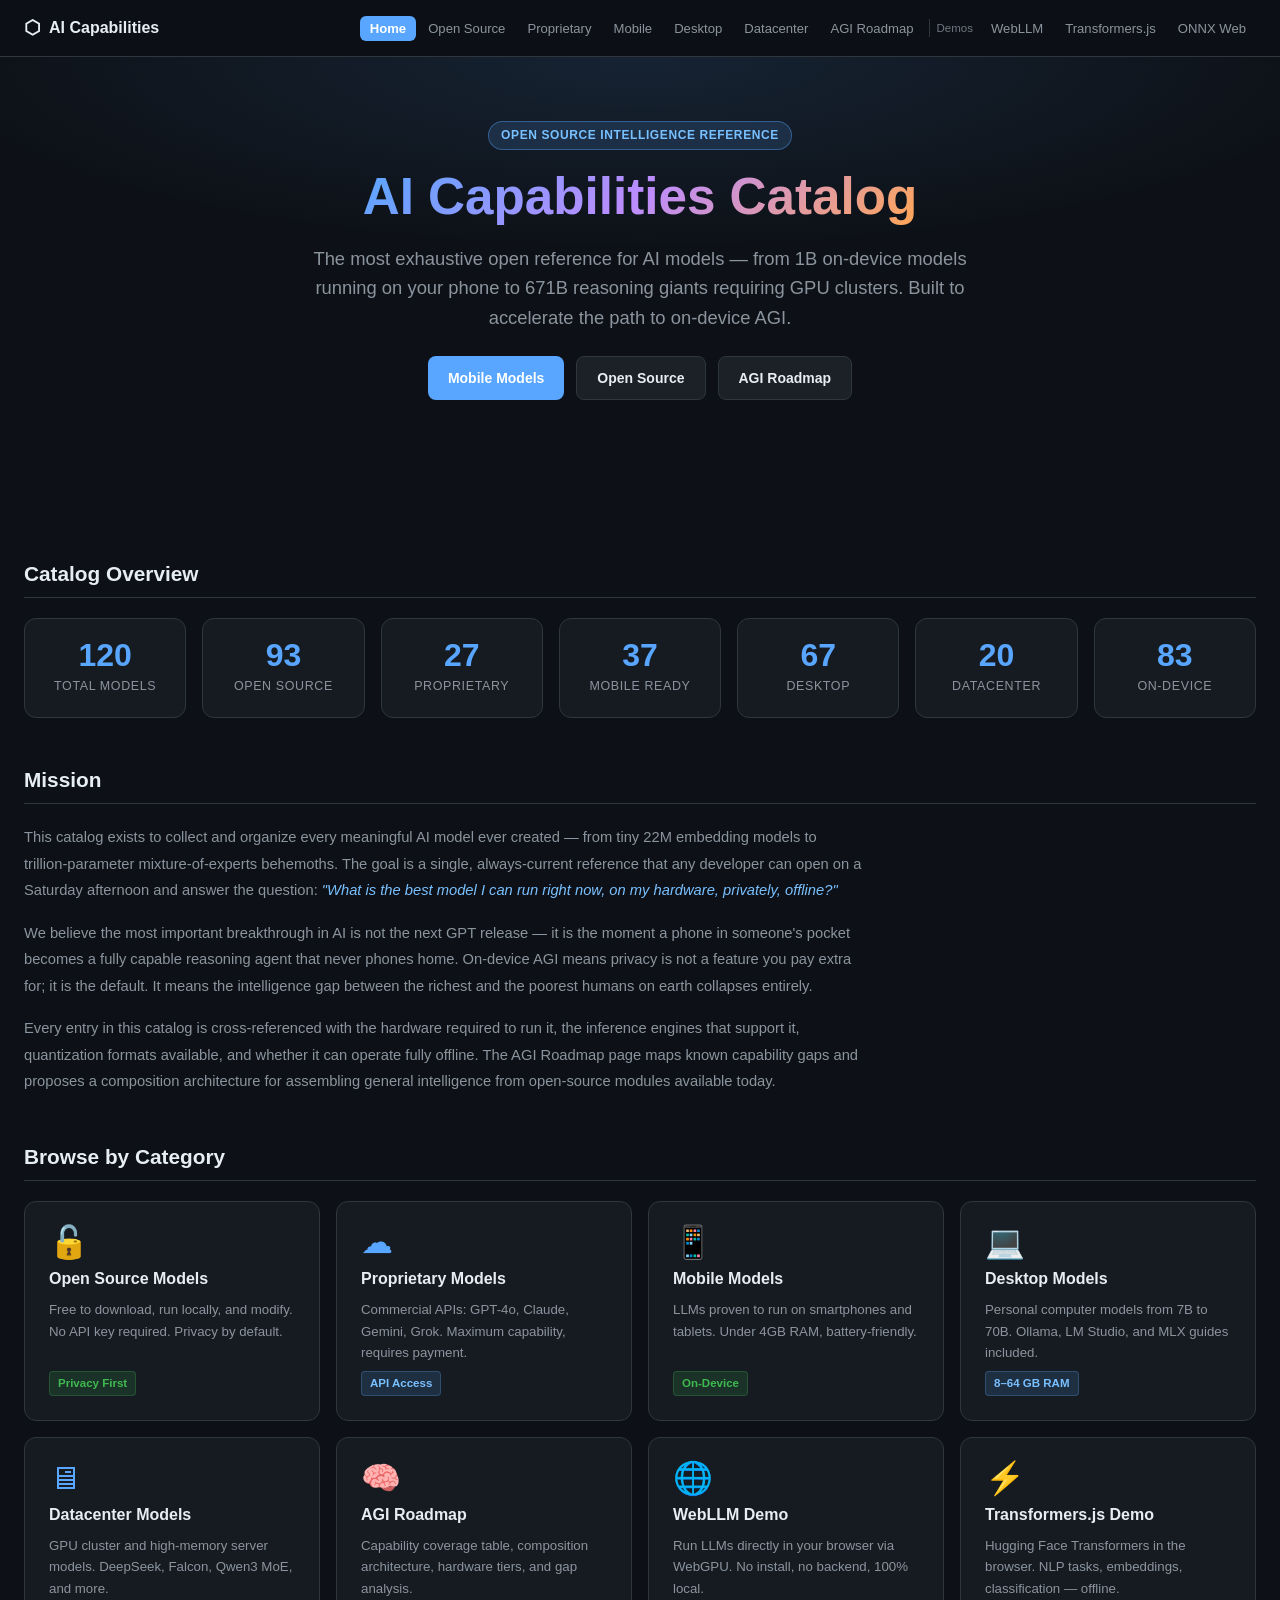
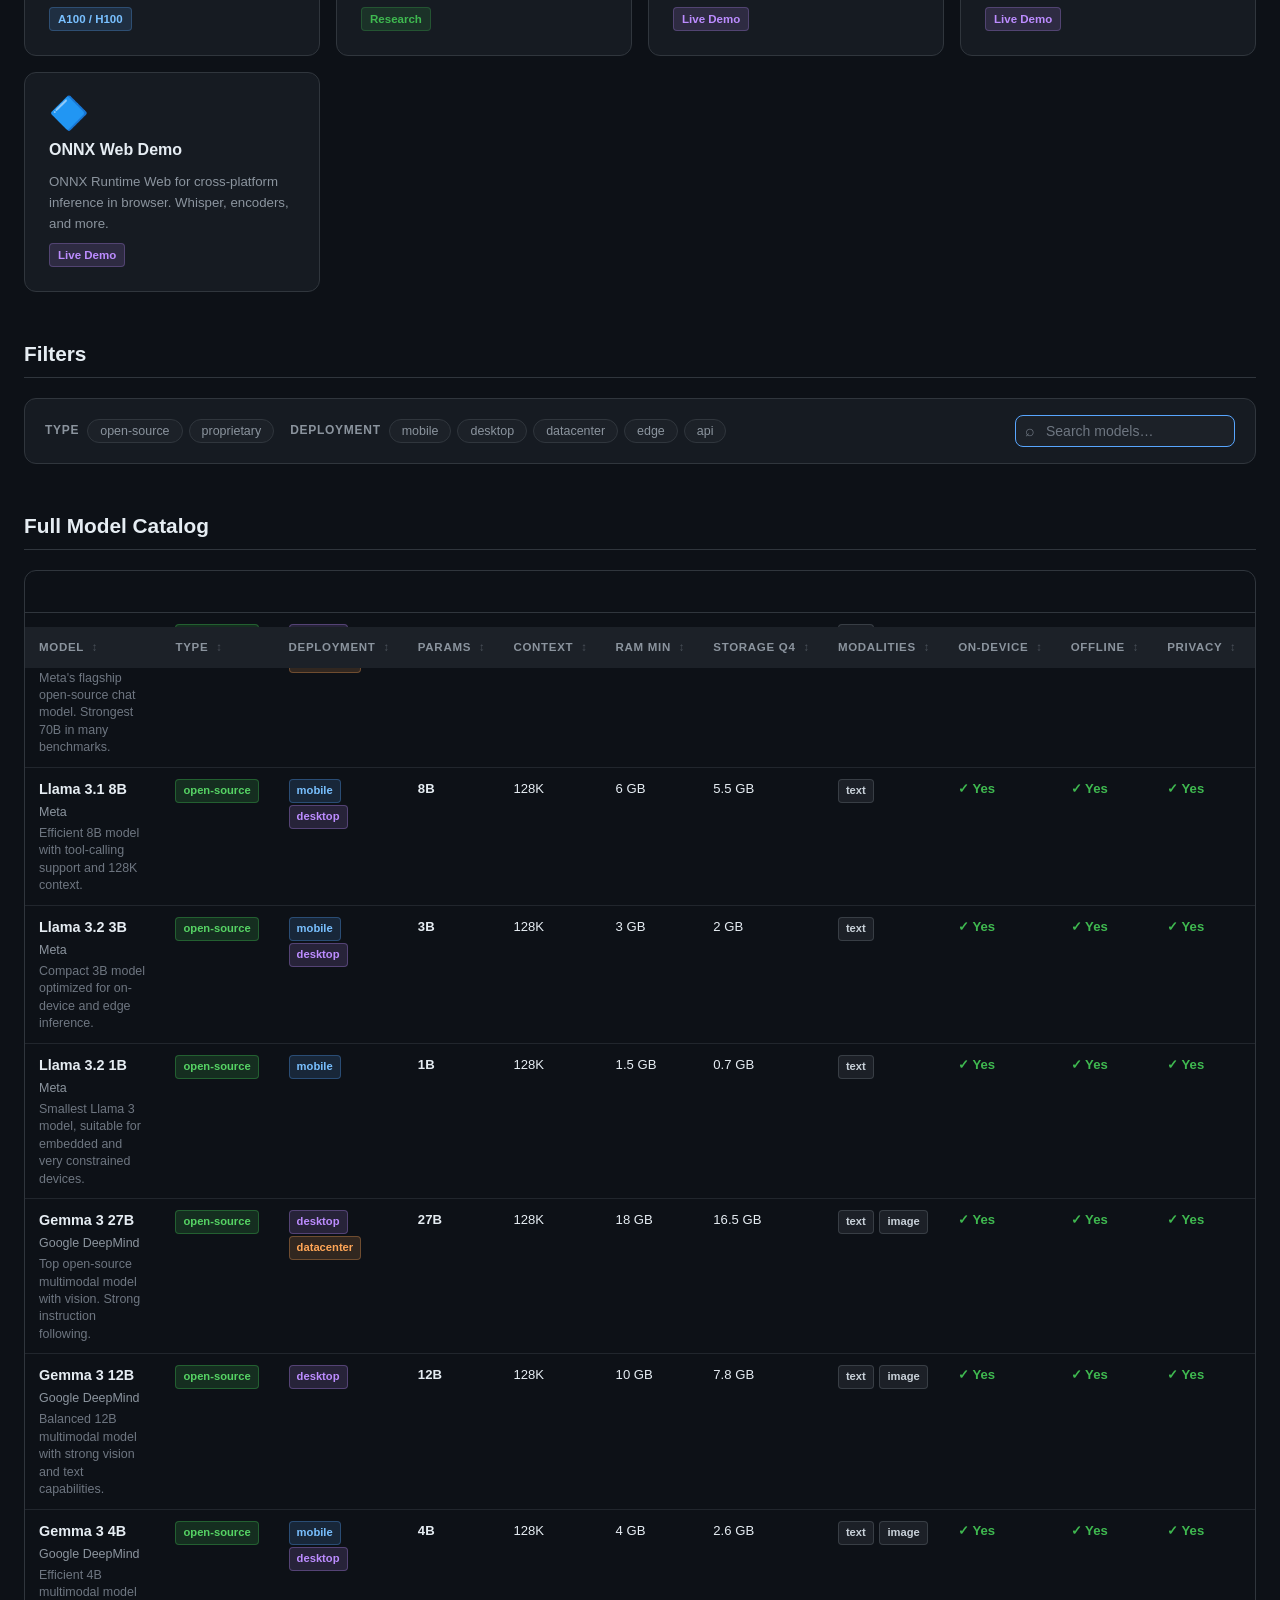
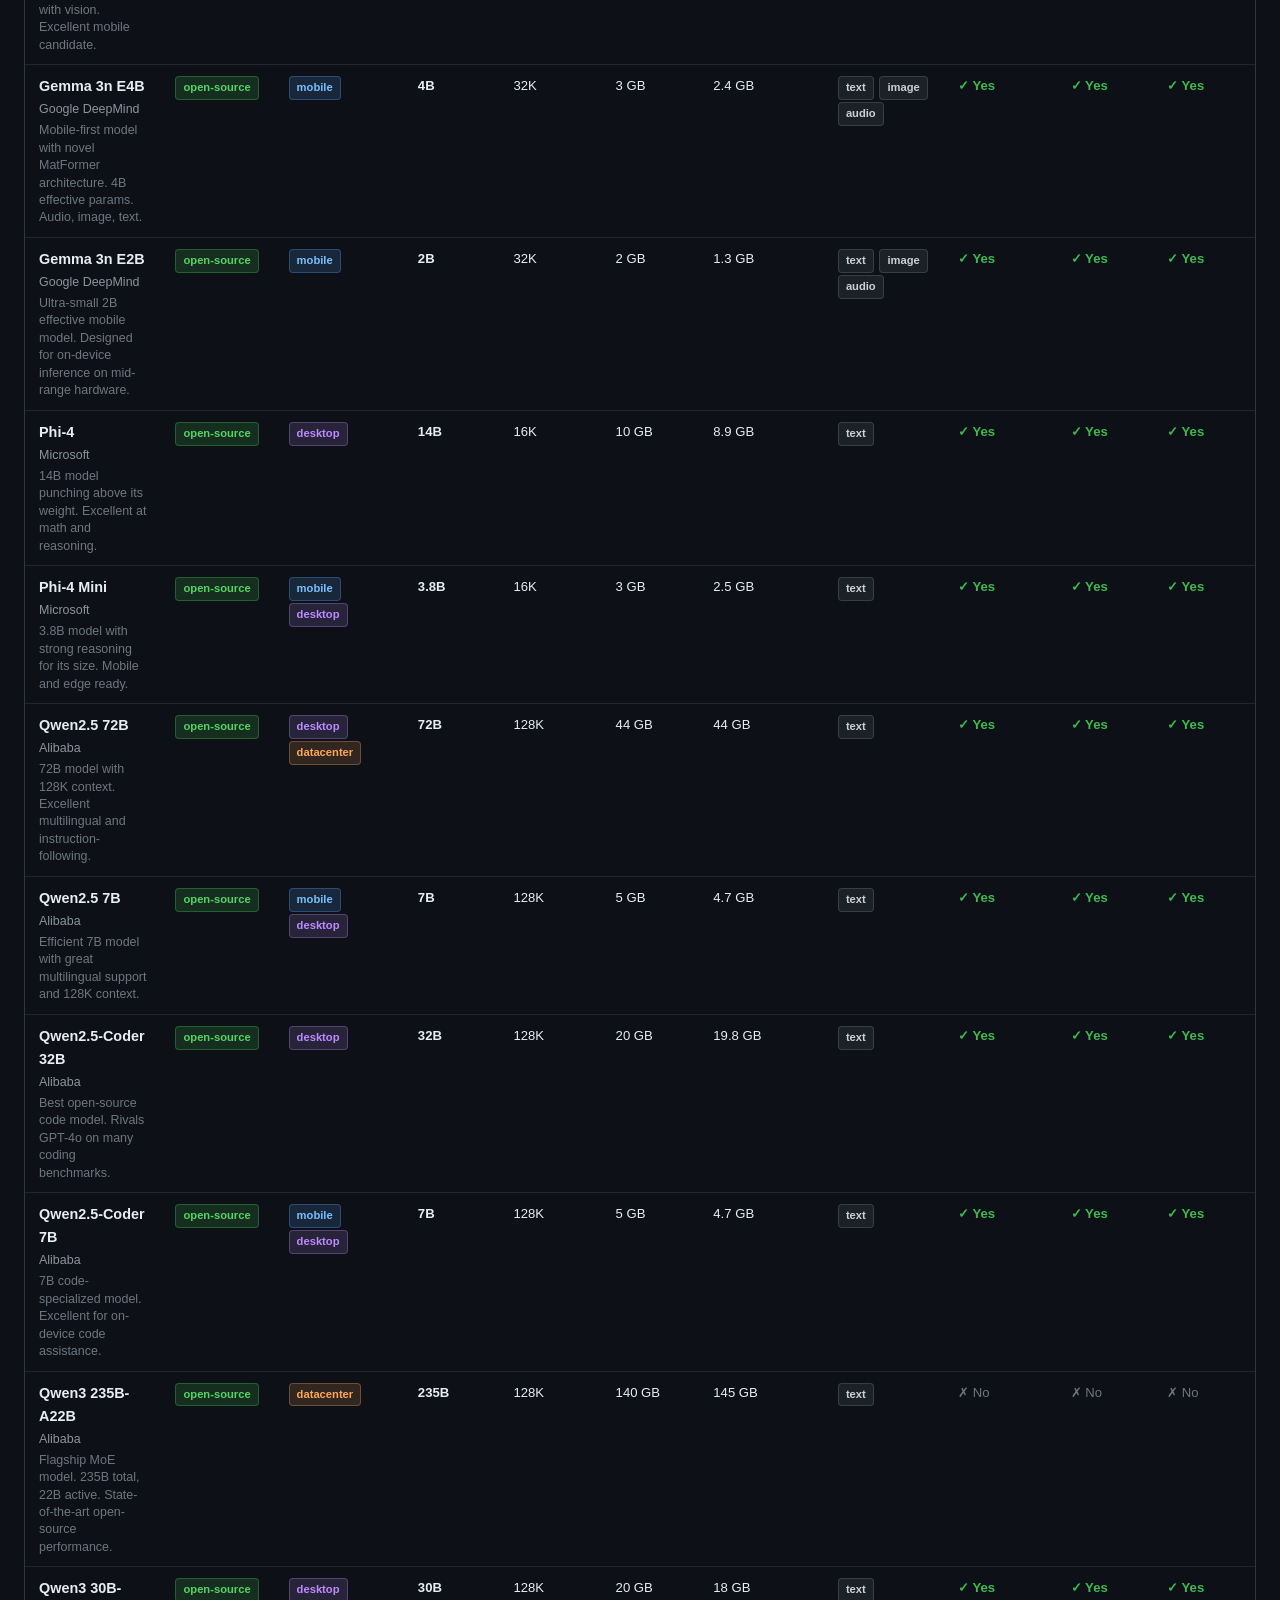
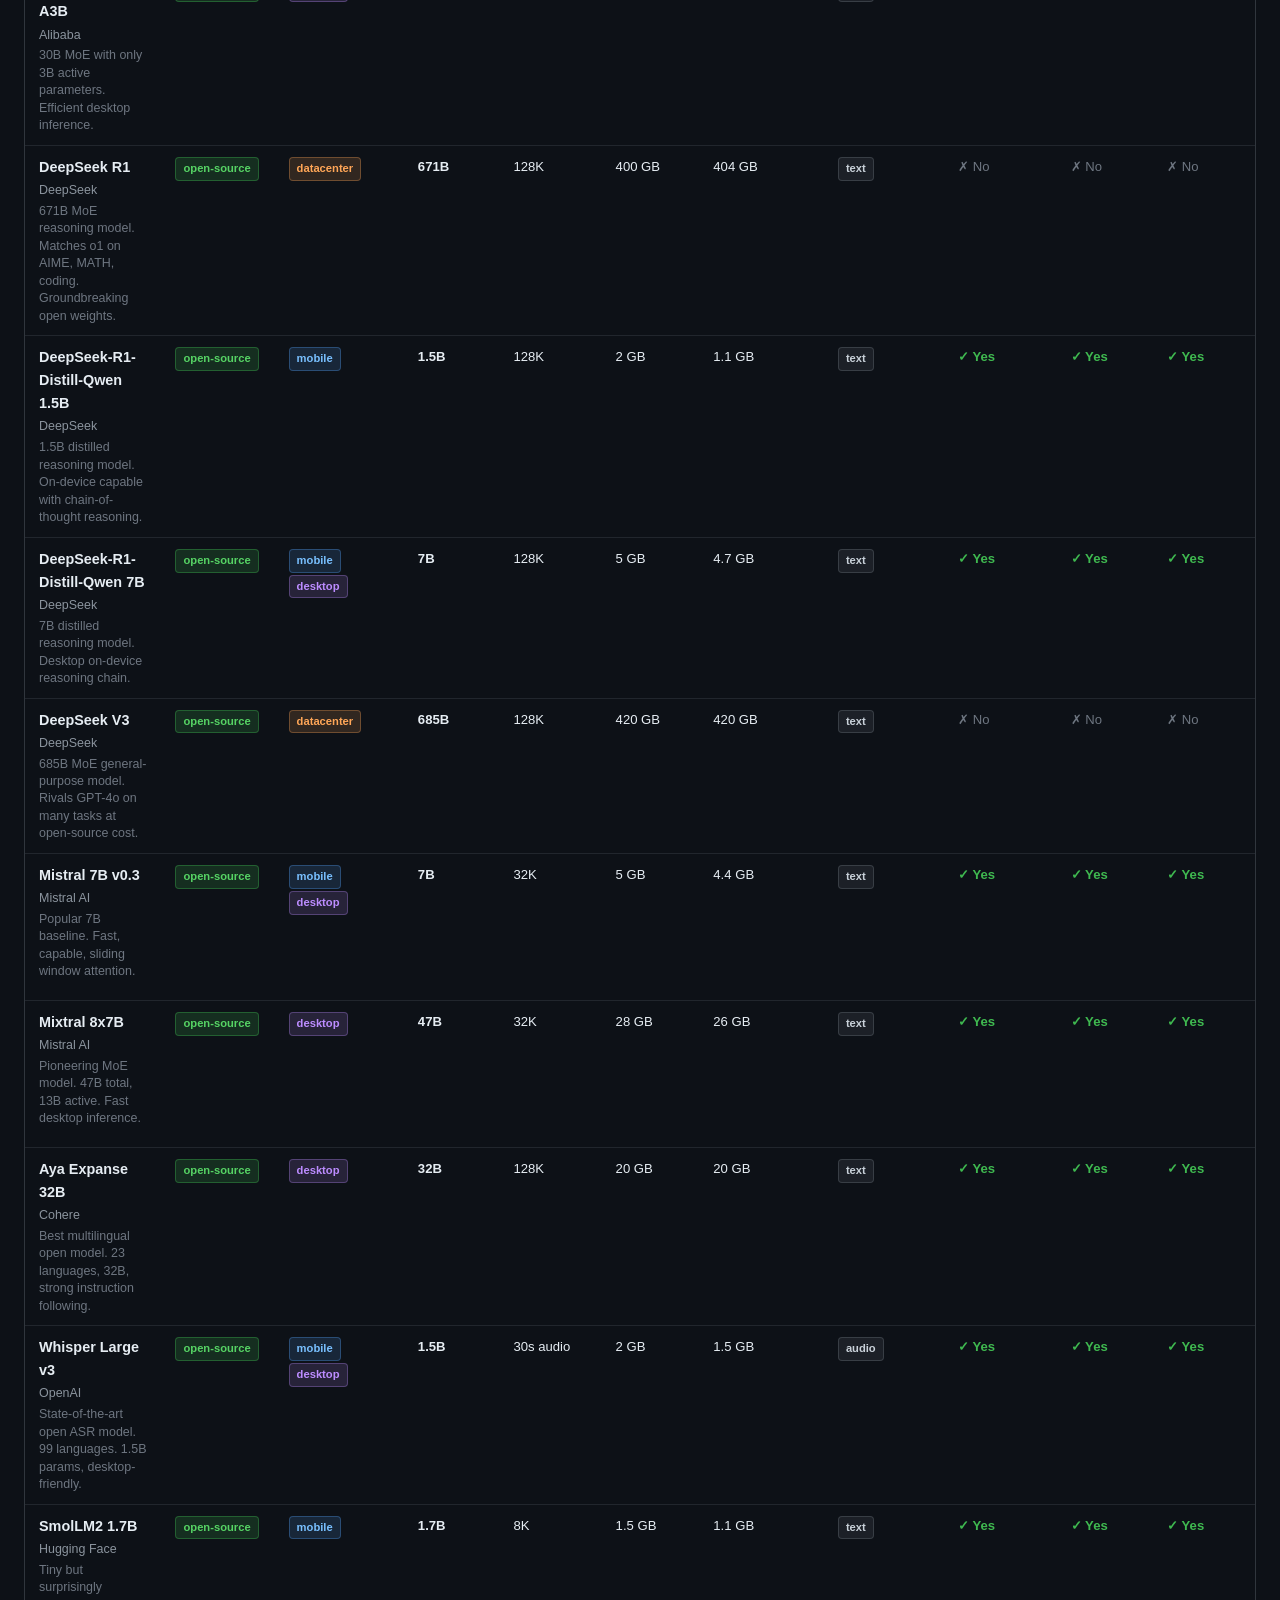
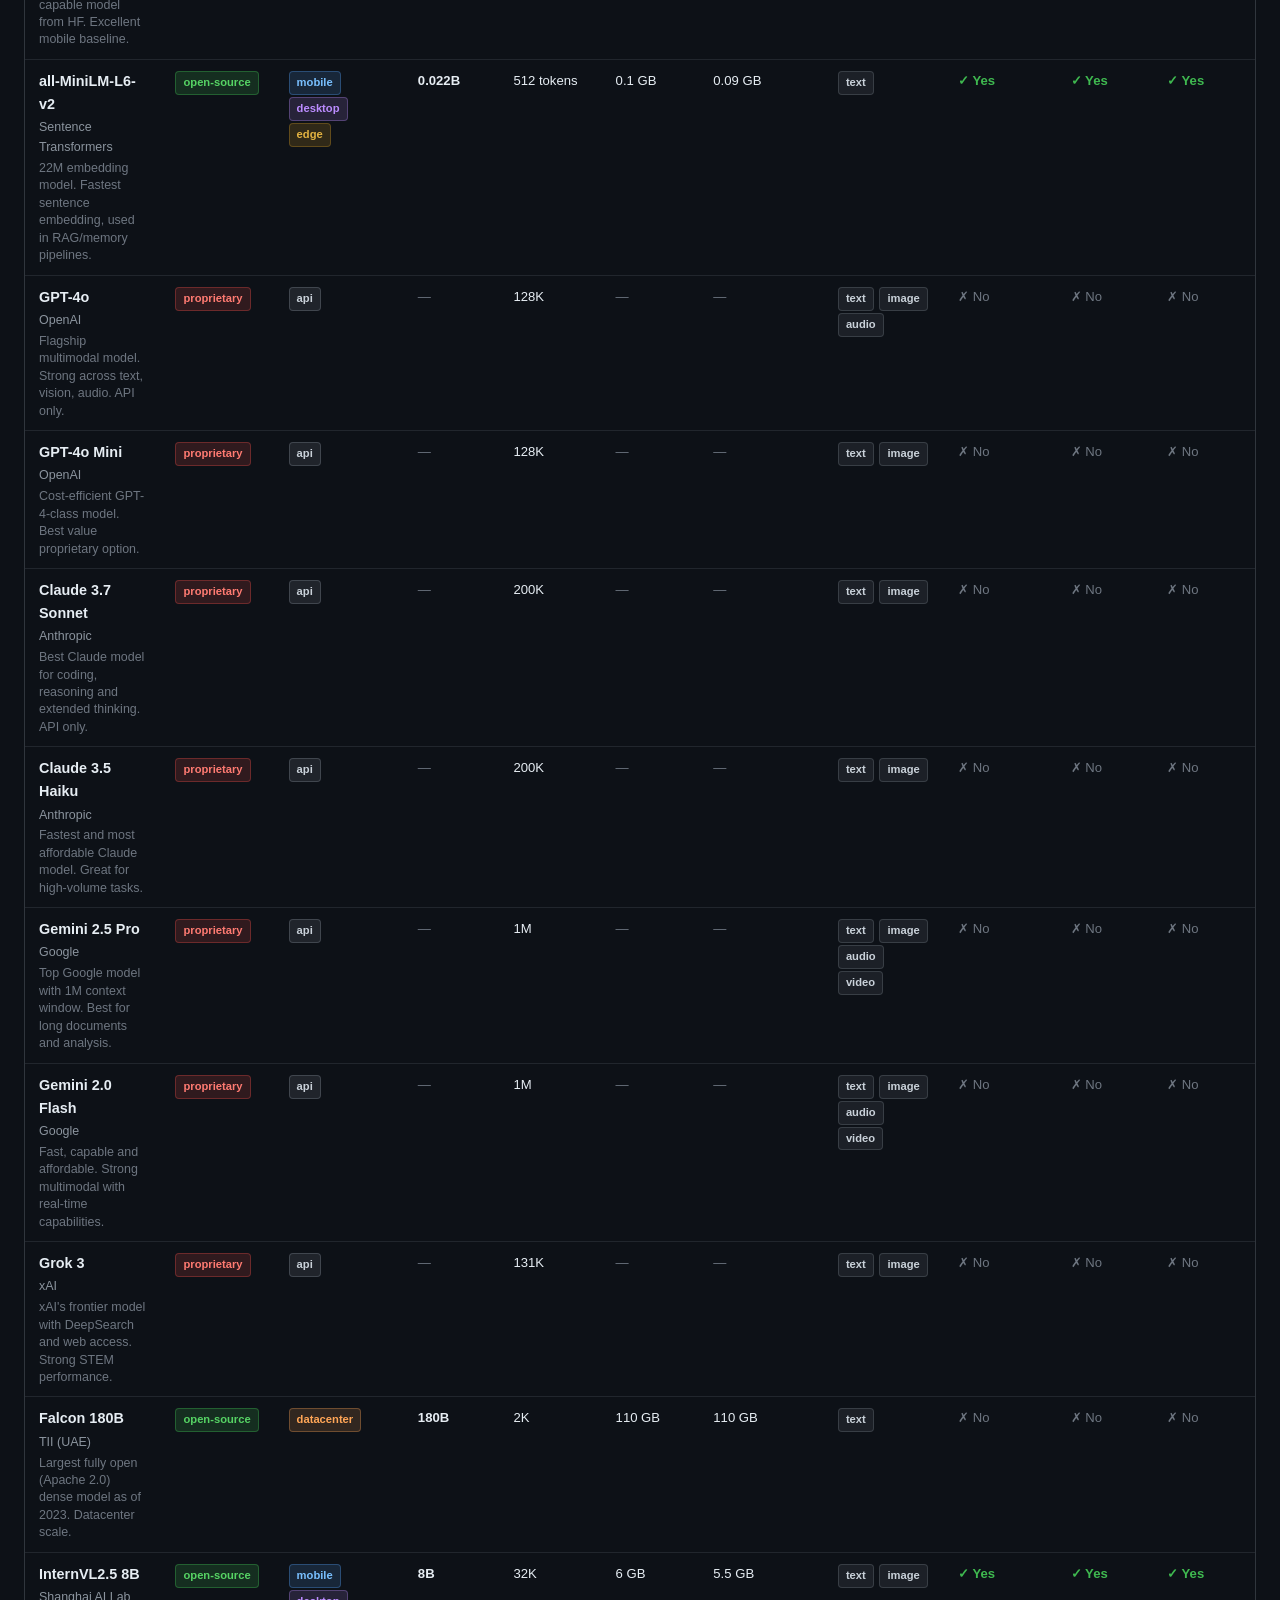
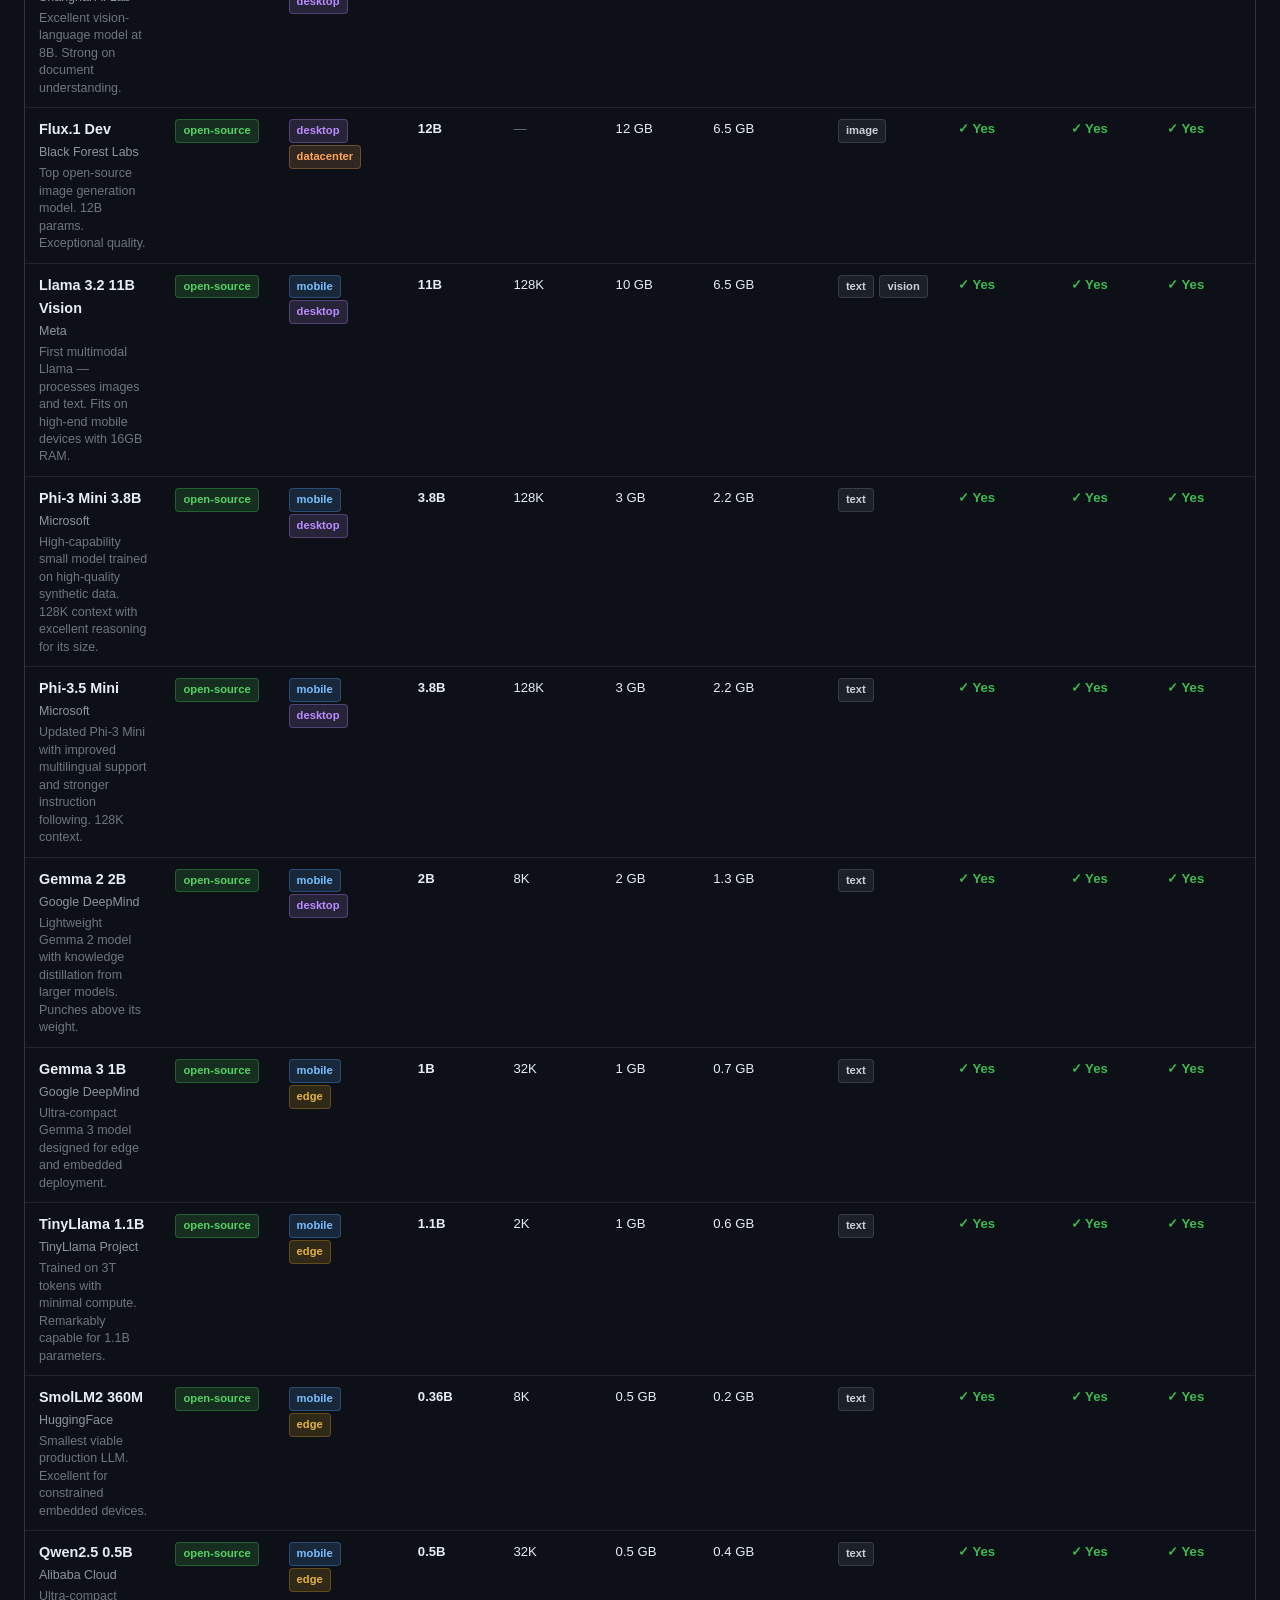
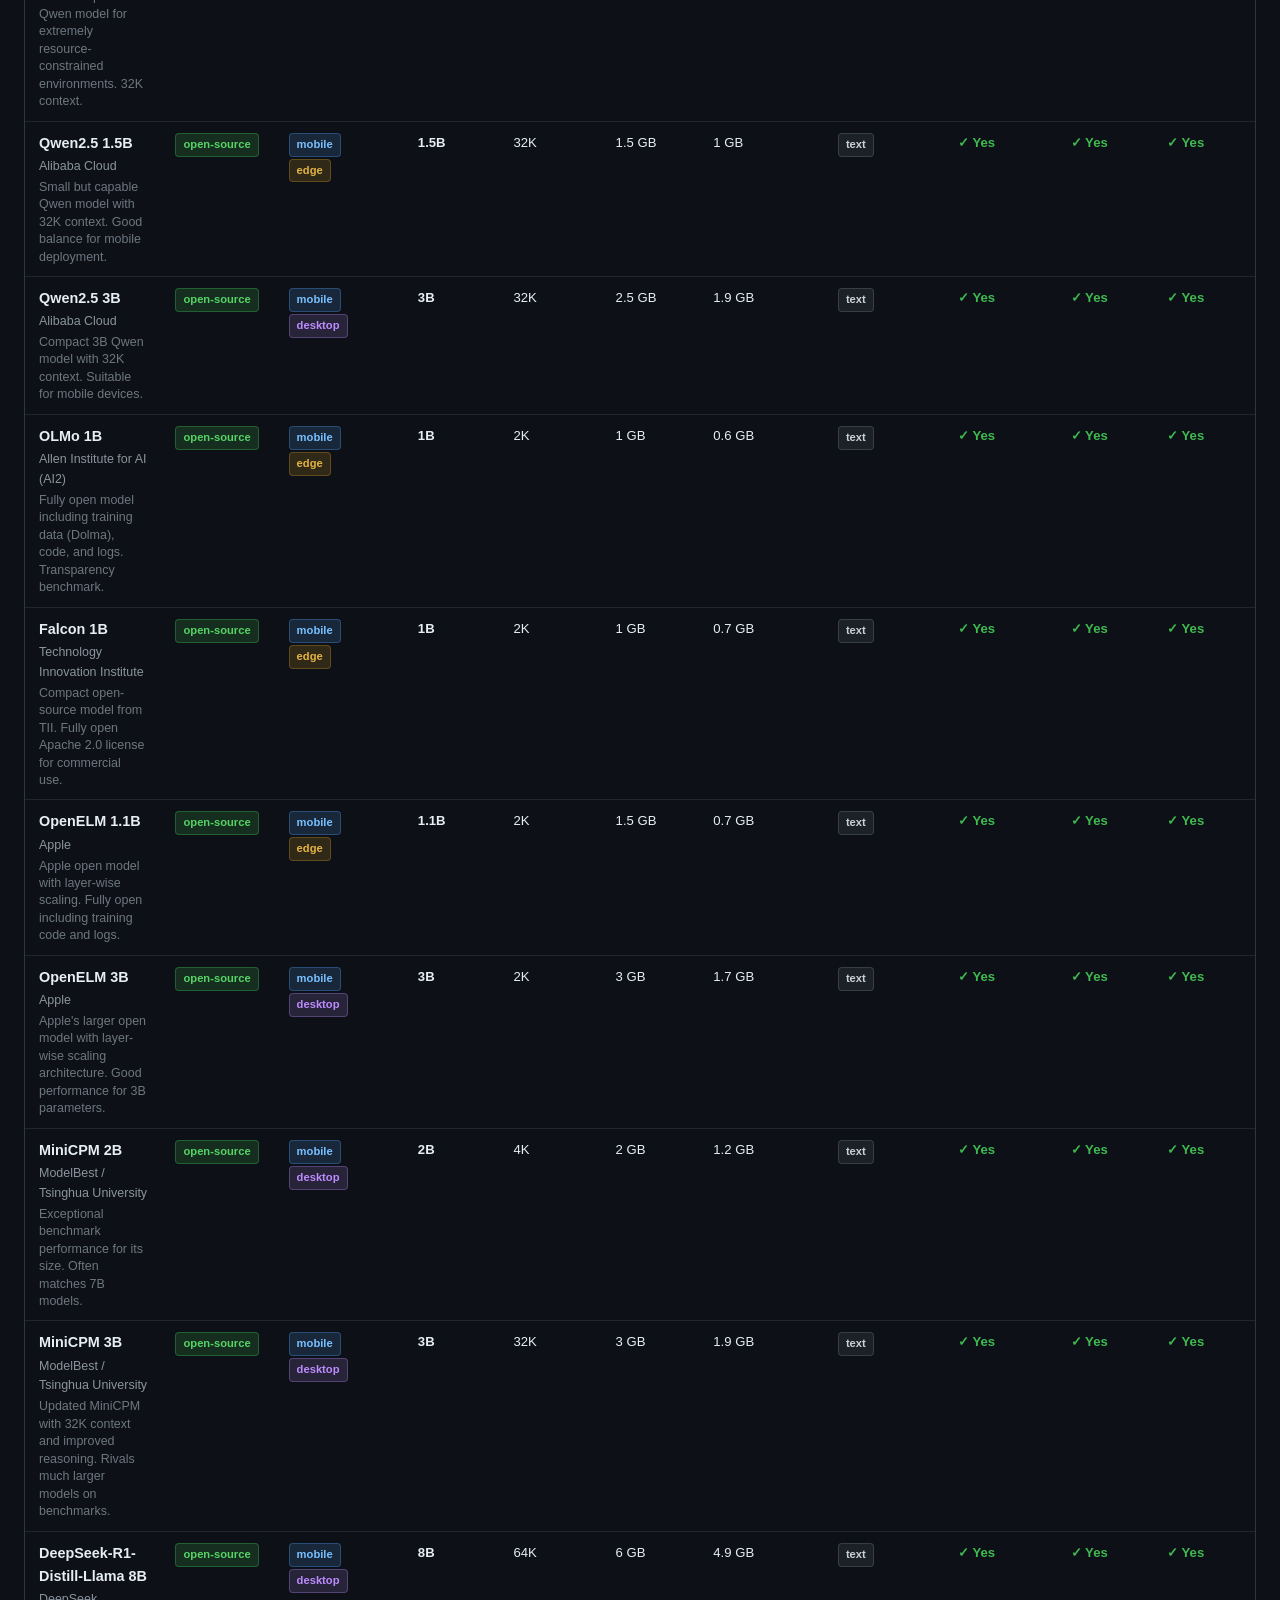
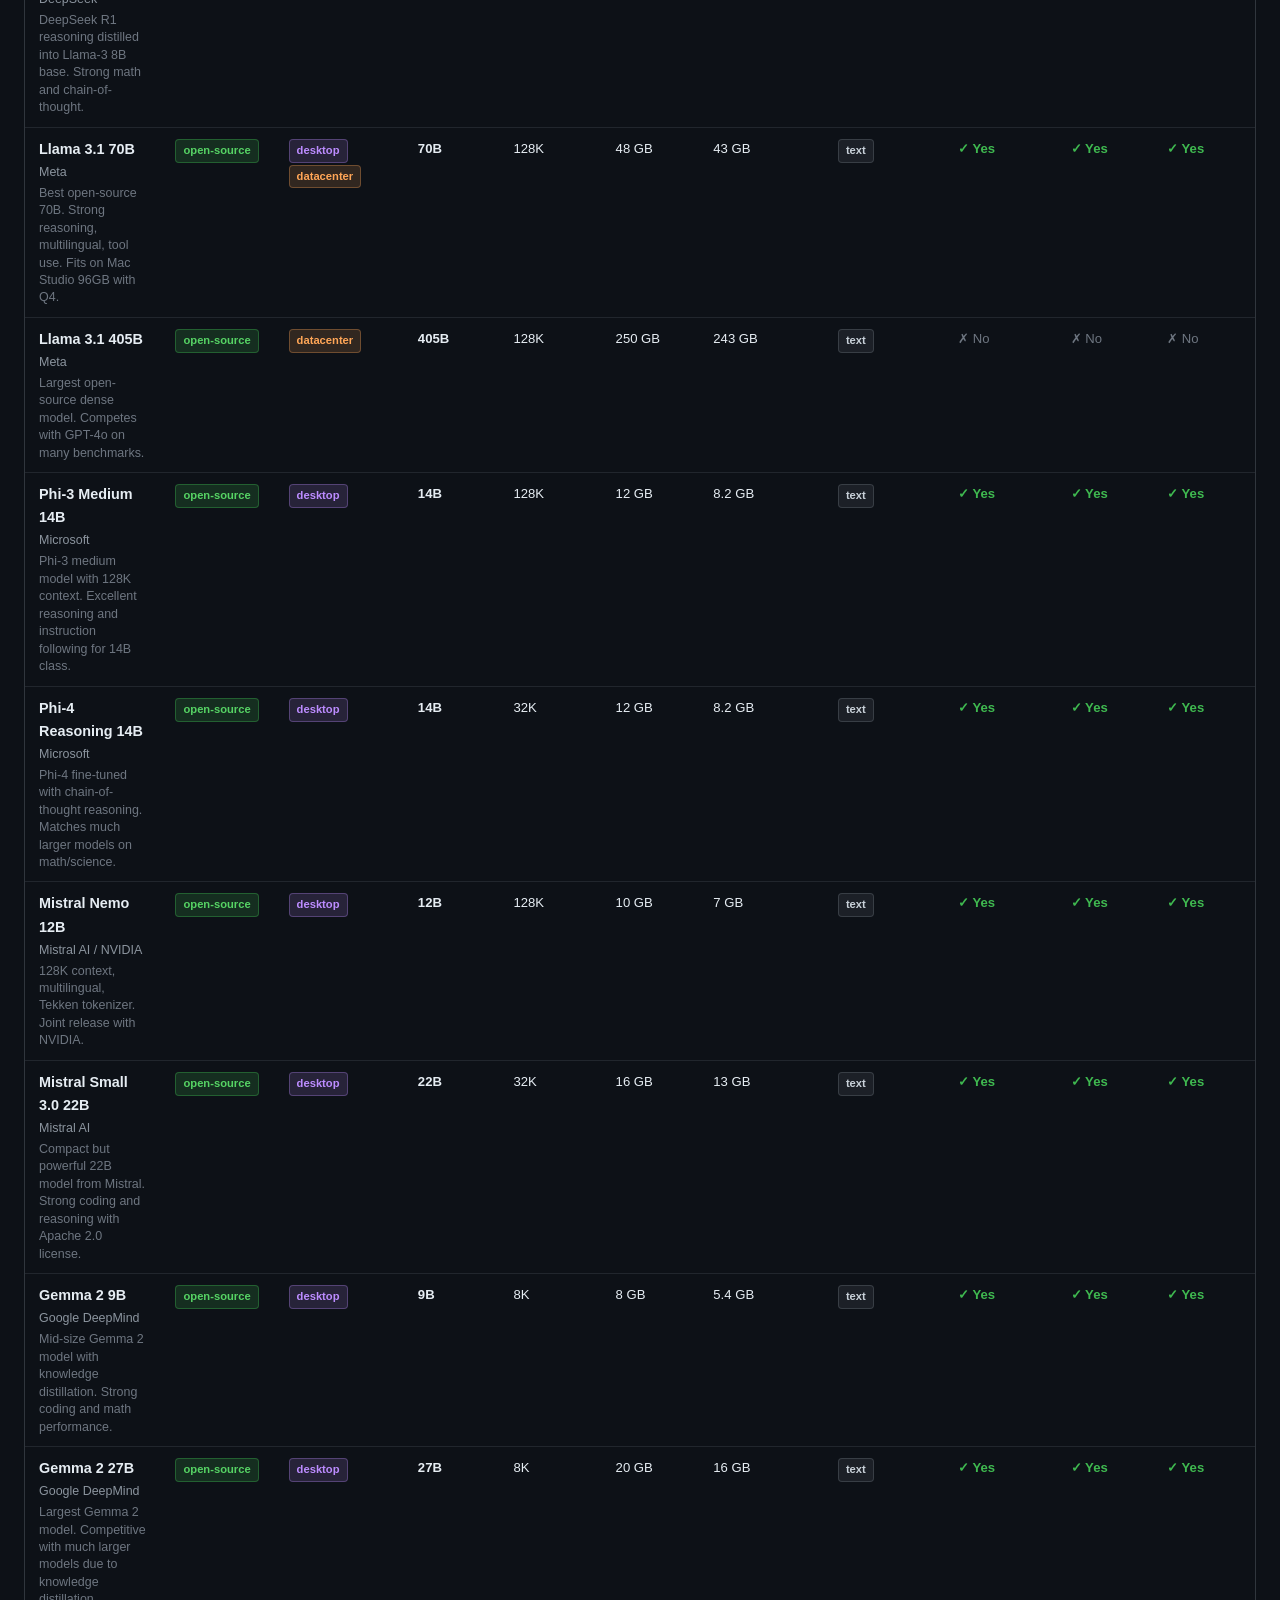
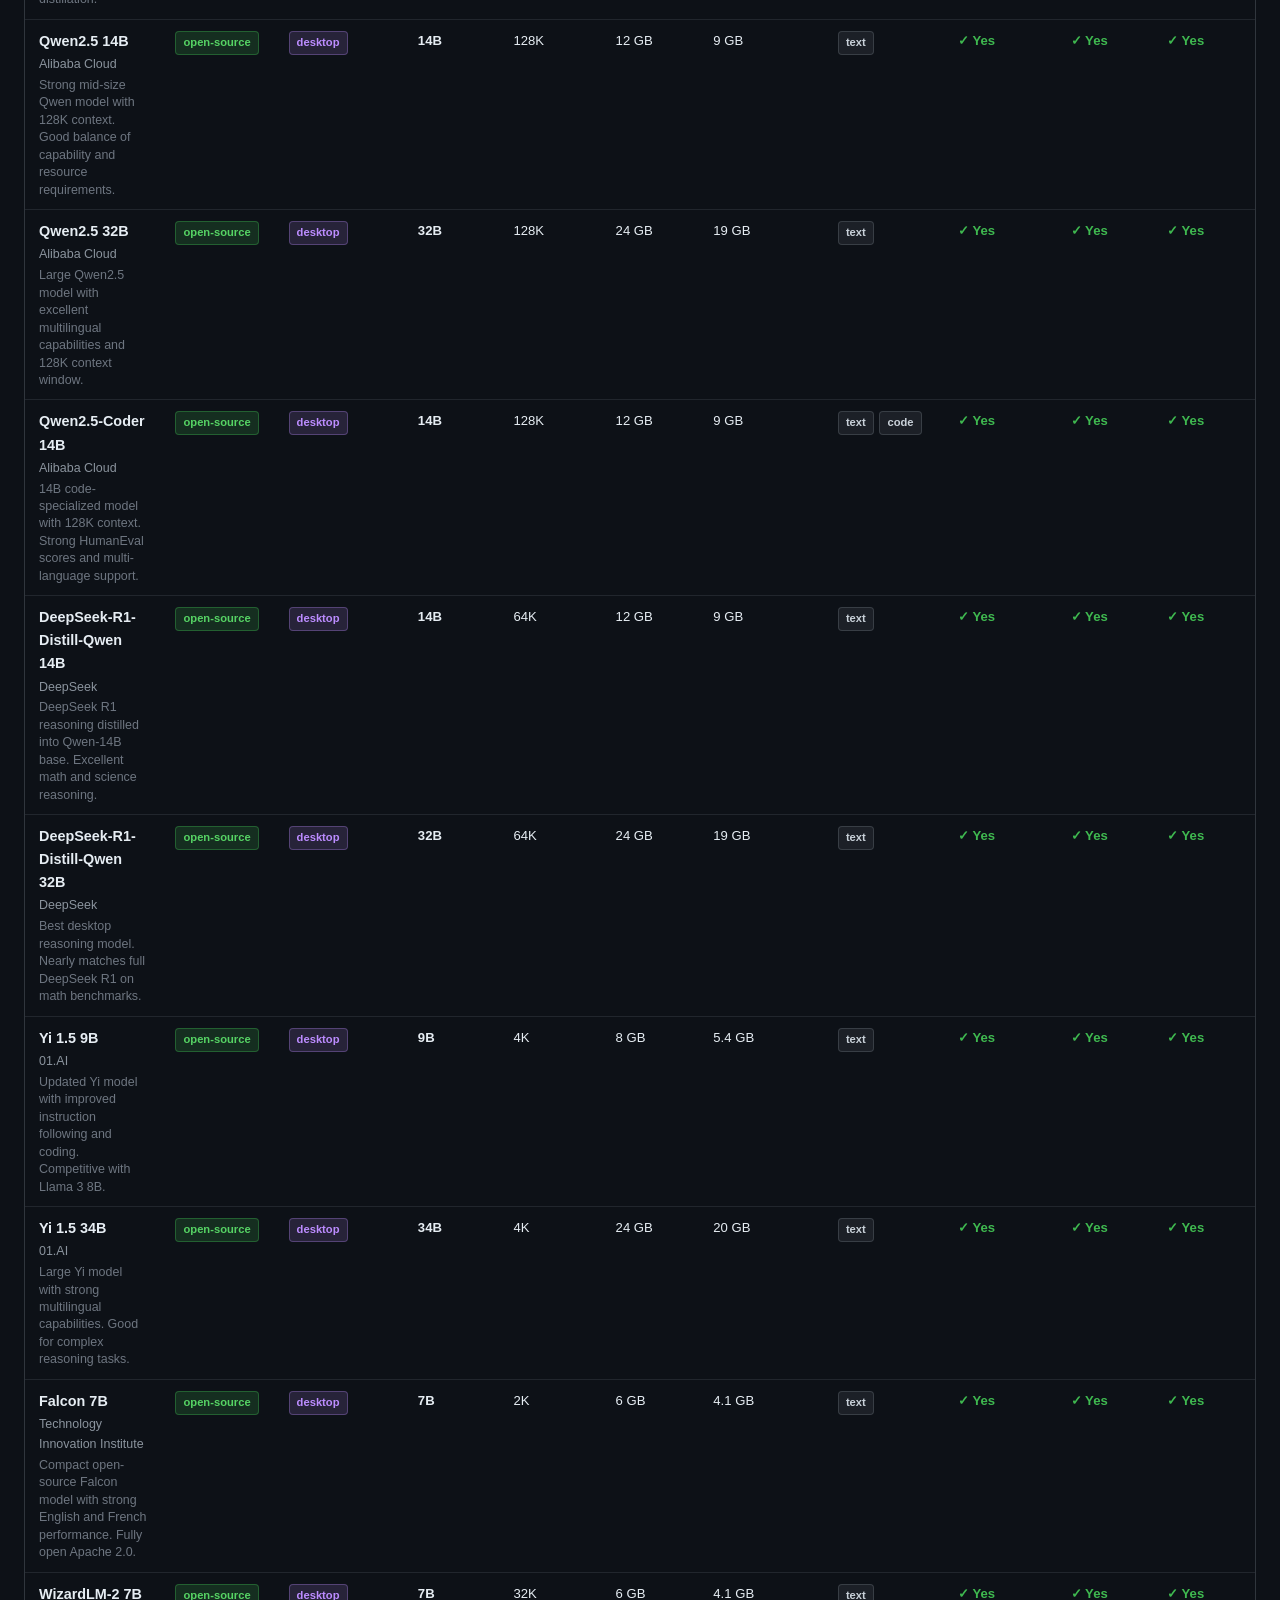
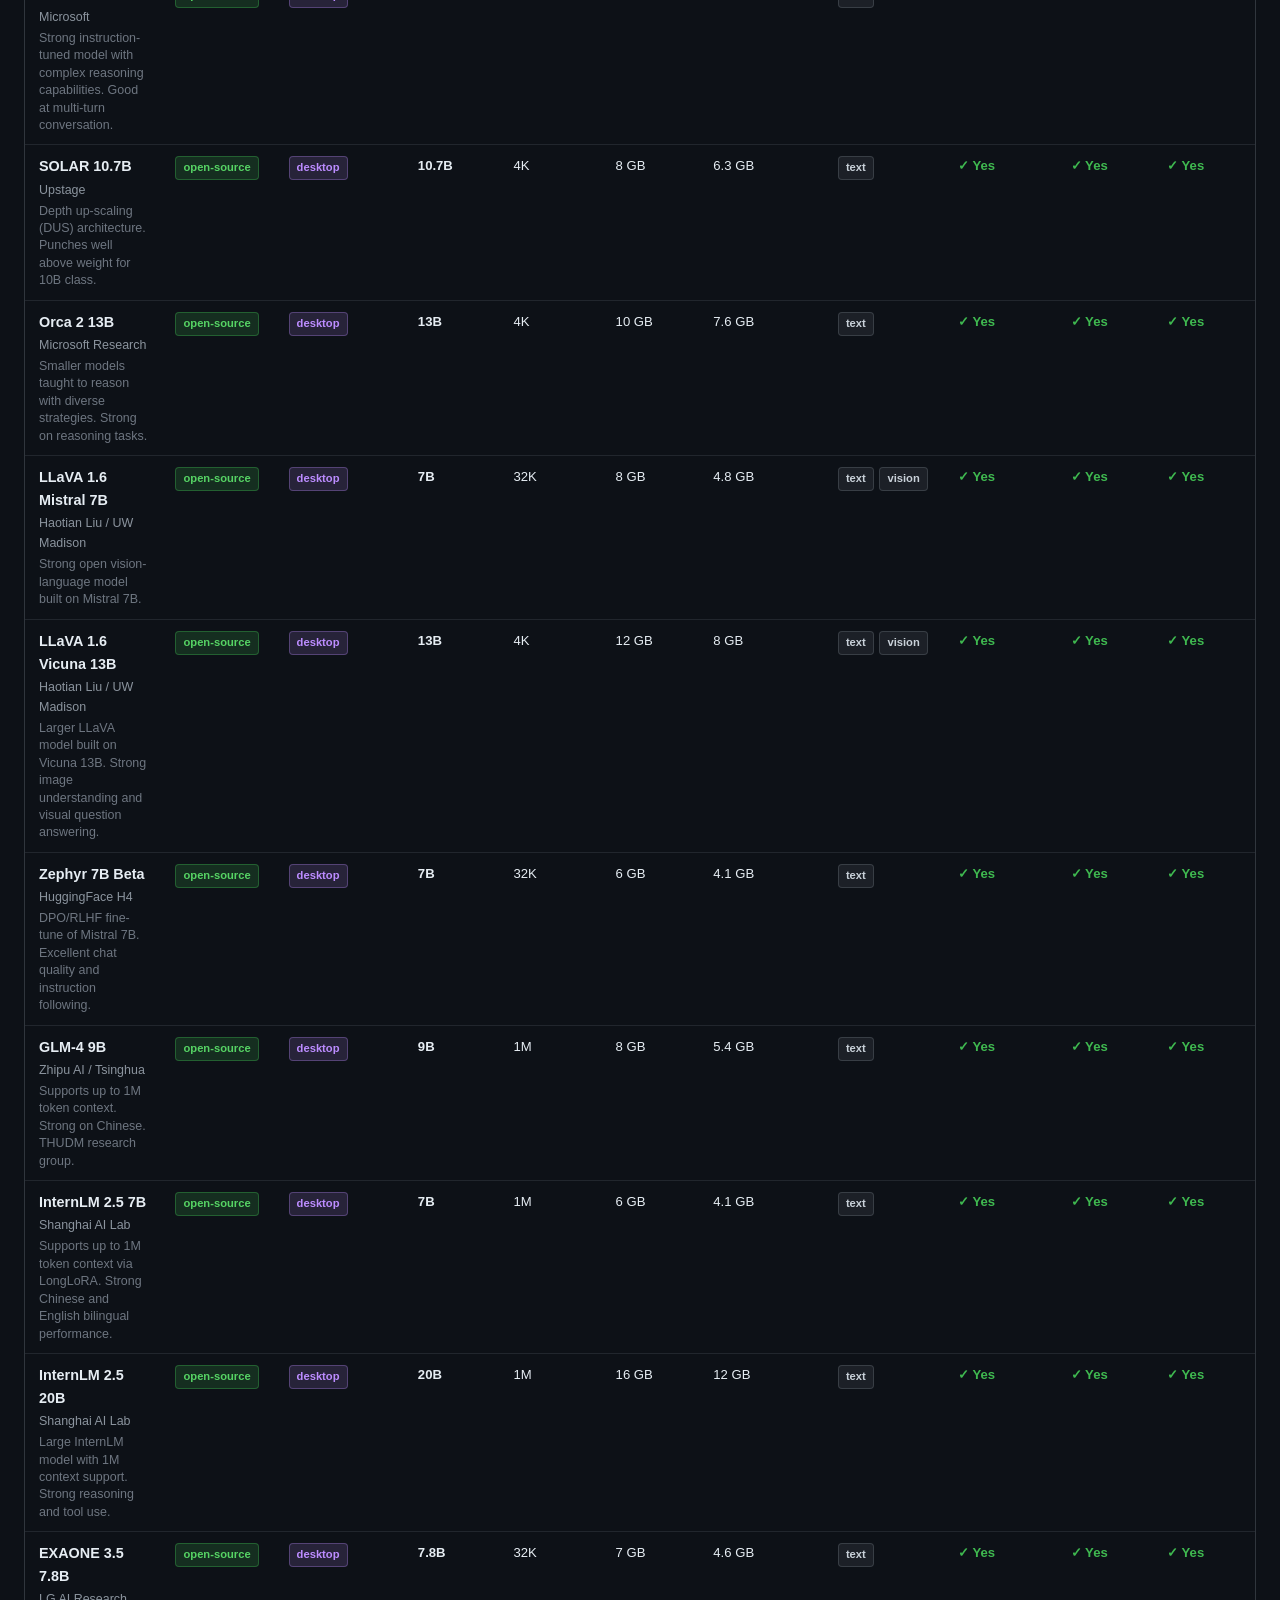
<file: index.html>
<!DOCTYPE html>
<html lang="en">
<head>
  <meta charset="UTF-8">
  <meta name="viewport" content="width=device-width, initial-scale=1.0">
  <title>AI Capabilities Catalog — Exhaustive Reference for AGI Developers</title>
  <meta name="description" content="The most complete open-source reference for AI models: mobile, desktop, datacenter, proprietary, and AGI roadmap. Built for developers pursuing on-device AGI.">
  <link rel="stylesheet" href="assets/css/styles.css">
</head>
<body>

  <!-- ============================================================
       NAVBAR
  ============================================================ -->
  <nav class="navbar">
    <div class="navbar-inner">
      <a href="index.html" class="nav-brand">
        <span class="brand-icon">⬡</span> AI Capabilities
      </a>
      <ul class="nav-links">
        <li><a href="index.html" class="nav-link active">Home</a></li>
        <li><a href="pages/open-source.html" class="nav-link">Open Source</a></li>
        <li><a href="pages/proprietary.html" class="nav-link">Proprietary</a></li>
        <li><a href="pages/mobile.html" class="nav-link">Mobile</a></li>
        <li><a href="pages/desktop.html" class="nav-link">Desktop</a></li>
        <li><a href="pages/datacenter.html" class="nav-link">Datacenter</a></li>
        <li><a href="pages/agi-roadmap.html" class="nav-link">AGI Roadmap</a></li>
        <span class="nav-demos-label">Demos</span>
        <li><a href="demos/webllm/index.html" class="nav-link">WebLLM</a></li>
        <li><a href="demos/transformers-js/index.html" class="nav-link">Transformers.js</a></li>
        <li><a href="demos/onnx-web/index.html" class="nav-link">ONNX Web</a></li>
      </ul>
    </div>
  </nav>

  <!-- ============================================================
       HERO
  ============================================================ -->
  <header class="hero">
    <div class="page-container">
      <div class="hero-badge">Open Source Intelligence Reference</div>
      <h1 class="hero-title">
        <span class="text-gradient">AI Capabilities Catalog</span>
      </h1>
      <p class="hero-subtitle">
        The most exhaustive open reference for AI models — from 1B on-device models running on your phone
        to 671B reasoning giants requiring GPU clusters. Built to accelerate the path to on-device AGI.
      </p>
      <div class="hero-actions">
        <a href="pages/mobile.html" class="btn btn-primary">Mobile Models</a>
        <a href="pages/open-source.html" class="btn btn-secondary">Open Source</a>
        <a href="pages/agi-roadmap.html" class="btn btn-secondary">AGI Roadmap</a>
      </div>
    </div>
  </header>

  <main class="page-container">

    <!-- Stats -->
    <section class="section">
      <h2 class="section-title">Catalog Overview</h2>
      <div id="stats"></div>
    </section>

    <!-- Mission Statement -->
    <section class="section">
      <h2 class="section-title">Mission</h2>
      <div class="mission-text">
        <p>
          This catalog exists to collect and organize every meaningful AI model ever created — from tiny 22M
          embedding models to trillion-parameter mixture-of-experts behemoths. The goal is a single, always-current
          reference that any developer can open on a Saturday afternoon and answer the question: <em>"What is the
          best model I can run right now, on my hardware, privately, offline?"</em>
        </p>
        <p>
          We believe the most important breakthrough in AI is not the next GPT release — it is the moment
          a phone in someone's pocket becomes a fully capable reasoning agent that never phones home.
          On-device AGI means privacy is not a feature you pay extra for; it is the default. It means the
          intelligence gap between the richest and the poorest humans on earth collapses entirely.
        </p>
        <p>
          Every entry in this catalog is cross-referenced with the hardware required to run it, the inference
          engines that support it, quantization formats available, and whether it can operate fully offline.
          The AGI Roadmap page maps known capability gaps and proposes a composition architecture for assembling
          general intelligence from open-source modules available today.
        </p>
      </div>
    </section>

    <!-- Quick access card grid -->
    <section class="section">
      <h2 class="section-title">Browse by Category</h2>
      <div class="card-grid">
        <a href="pages/open-source.html" class="cat-card">
          <div class="cat-card-icon">🔓</div>
          <div class="cat-card-title">Open Source Models</div>
          <div class="cat-card-desc">Free to download, run locally, and modify. No API key required. Privacy by default.</div>
          <div class="cat-card-badge green">Privacy First</div>
        </a>
        <a href="pages/proprietary.html" class="cat-card">
          <div class="cat-card-icon">☁</div>
          <div class="cat-card-title">Proprietary Models</div>
          <div class="cat-card-desc">Commercial APIs: GPT-4o, Claude, Gemini, Grok. Maximum capability, requires payment.</div>
          <div class="cat-card-badge">API Access</div>
        </a>
        <a href="pages/mobile.html" class="cat-card">
          <div class="cat-card-icon">📱</div>
          <div class="cat-card-title">Mobile Models</div>
          <div class="cat-card-desc">LLMs proven to run on smartphones and tablets. Under 4GB RAM, battery-friendly.</div>
          <div class="cat-card-badge green">On-Device</div>
        </a>
        <a href="pages/desktop.html" class="cat-card">
          <div class="cat-card-icon">💻</div>
          <div class="cat-card-title">Desktop Models</div>
          <div class="cat-card-desc">Personal computer models from 7B to 70B. Ollama, LM Studio, and MLX guides included.</div>
          <div class="cat-card-badge">8–64 GB RAM</div>
        </a>
        <a href="pages/datacenter.html" class="cat-card">
          <div class="cat-card-icon">🖥</div>
          <div class="cat-card-title">Datacenter Models</div>
          <div class="cat-card-desc">GPU cluster and high-memory server models. DeepSeek, Falcon, Qwen3 MoE, and more.</div>
          <div class="cat-card-badge">A100 / H100</div>
        </a>
        <a href="pages/agi-roadmap.html" class="cat-card">
          <div class="cat-card-icon">🧠</div>
          <div class="cat-card-title">AGI Roadmap</div>
          <div class="cat-card-desc">Capability coverage table, composition architecture, hardware tiers, and gap analysis.</div>
          <div class="cat-card-badge green">Research</div>
        </a>
        <a href="demos/webllm/index.html" class="cat-card">
          <div class="cat-card-icon">🌐</div>
          <div class="cat-card-title">WebLLM Demo</div>
          <div class="cat-card-desc">Run LLMs directly in your browser via WebGPU. No install, no backend, 100% local.</div>
          <div class="cat-card-badge demo">Live Demo</div>
        </a>
        <a href="demos/transformers-js/index.html" class="cat-card">
          <div class="cat-card-icon">⚡</div>
          <div class="cat-card-title">Transformers.js Demo</div>
          <div class="cat-card-desc">Hugging Face Transformers in the browser. NLP tasks, embeddings, classification — offline.</div>
          <div class="cat-card-badge demo">Live Demo</div>
        </a>
        <a href="demos/onnx-web/index.html" class="cat-card">
          <div class="cat-card-icon">🔷</div>
          <div class="cat-card-title">ONNX Web Demo</div>
          <div class="cat-card-desc">ONNX Runtime Web for cross-platform inference in browser. Whisper, encoders, and more.</div>
          <div class="cat-card-badge demo">Live Demo</div>
        </a>
      </div>
    </section>

    <!-- Filters -->
    <section class="section">
      <h2 class="section-title">Filters</h2>
      <div id="filters"></div>
    </section>

    <!-- Full catalog table -->
    <section class="section">
      <h2 class="section-title">Full Model Catalog</h2>
      <div id="catalog"></div>
    </section>

  </main>

  <footer class="footer">
    <p>
      AI Capabilities Catalog &mdash; Open-source reference for AGI developers &mdash;
      <a href="https://github.com/bpupadhyaya/ai-capabilities" target="_blank" rel="noopener">GitHub</a> &mdash;
      MIT License
    </p>
    <p style="margin-top:8px">Data is community-maintained. Accuracy is best-effort. Always verify against official model cards.</p>
  </footer>

  <script src="assets/js/catalog.js"></script>
  <script>
    Catalog.initPage({
      jsonPath: './data/models.json',
      statsContainerId: 'stats',
      tableContainerId: 'catalog',
      filterContainerId: 'filters',
      defaultFilters: {},
      columns: [
        'name','type','deployment','params','context','ram_min',
        'storage_q4','modalities','on_device','offline','privacy',
        'quantizations','ollama_name','license','links'
      ],
      pageTitle: 'AI Capabilities Catalog'
    });
  </script>
</body>
</html>
</file>
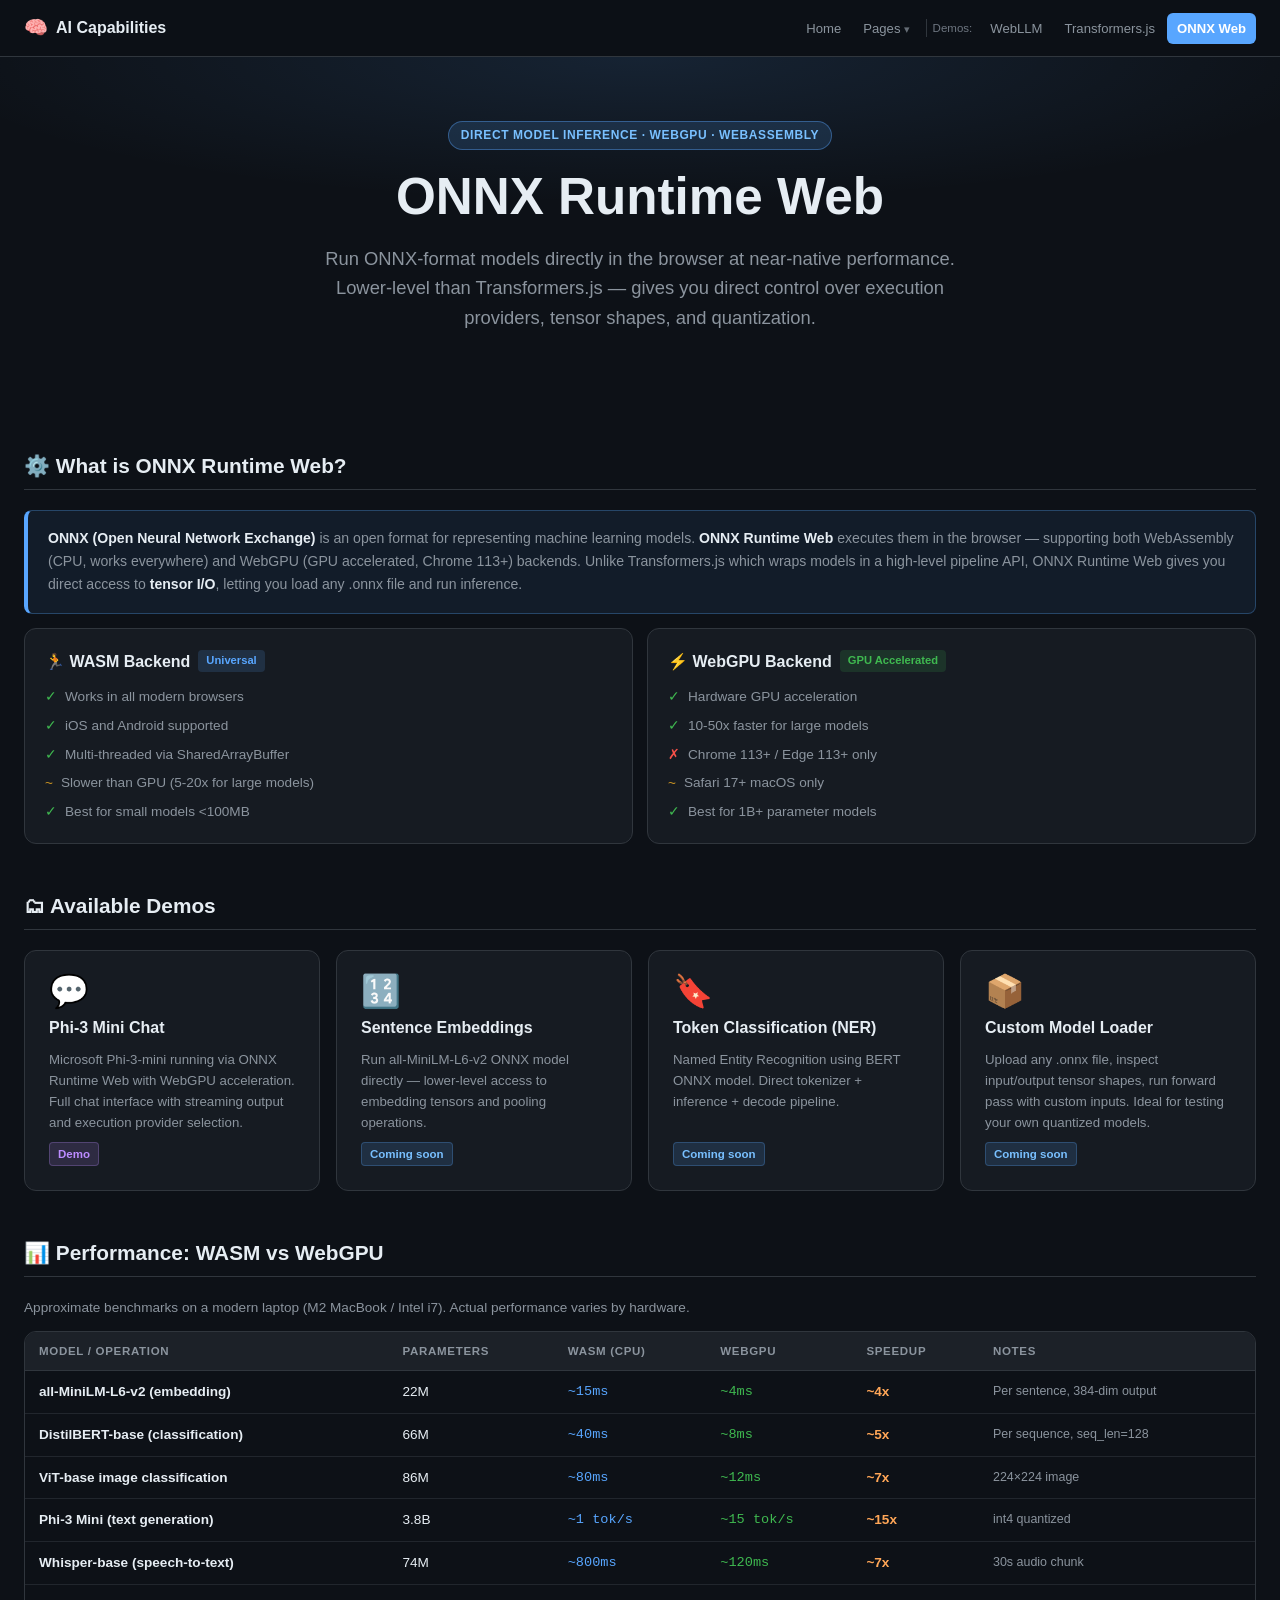
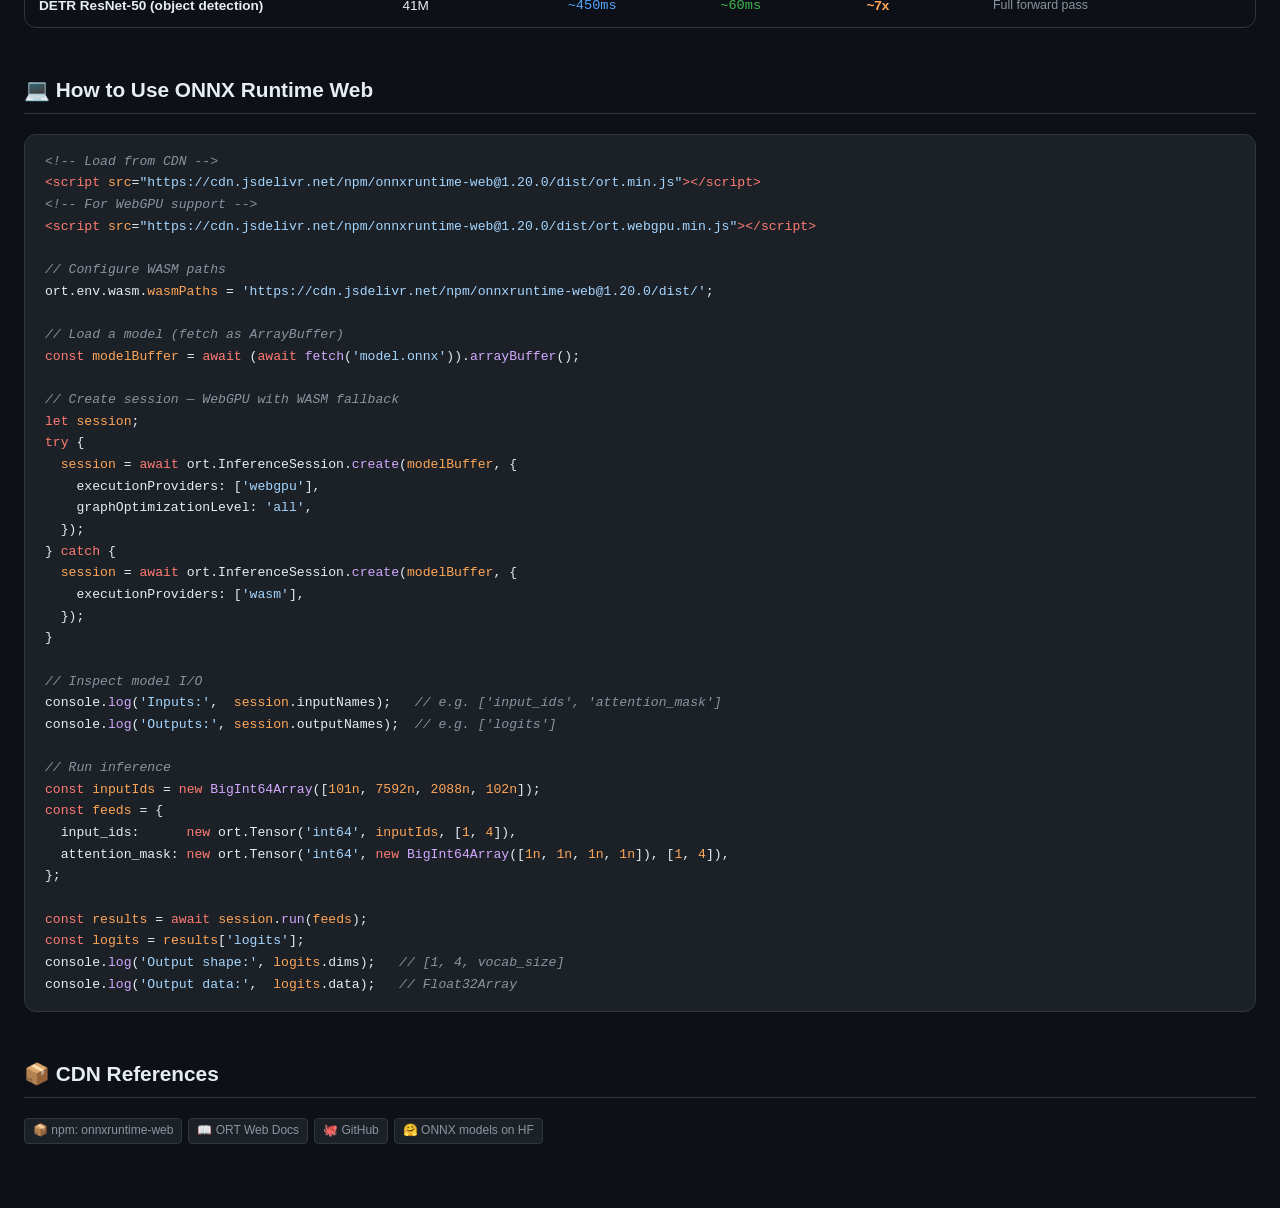
<file: demos/onnx-web/index.html>
<!DOCTYPE html>
<html lang="en">
<head>
<meta charset="UTF-8">
<meta name="viewport" content="width=device-width, initial-scale=1.0">
<title>ONNX Runtime Web Demos — AI Capabilities</title>
<link rel="stylesheet" href="../../assets/css/styles.css">
<style>
  body { overflow-y: auto; }

  .provider-comparison {
    display: grid;
    grid-template-columns: 1fr 1fr;
    gap: 14px;
  }
  @media (max-width: 640px) { .provider-comparison { grid-template-columns: 1fr; } }

  .provider-card {
    background: var(--bg-card);
    border: 1px solid var(--border);
    border-radius: var(--radius-lg);
    padding: 20px;
  }
  .provider-card-title {
    font-size: 1rem;
    font-weight: 700;
    margin-bottom: 12px;
    display: flex;
    align-items: center;
    gap: 8px;
  }
  .provider-badge {
    display: inline-block;
    padding: 2px 8px;
    border-radius: 4px;
    font-size: .7rem;
    font-weight: 600;
  }
  .badge-wasm  { background: rgba(88,166,255,.15); color: var(--accent); }
  .badge-webgpu { background: rgba(63,185,80,.15); color: var(--green); }

  .perf-table-wrap {
    overflow-x: auto;
    border: 1px solid var(--border);
    border-radius: var(--radius-lg);
  }

  .perf-table {
    width: 100%;
    border-collapse: collapse;
    font-size: .85rem;
  }
  .perf-table thead th {
    background: var(--bg-card2);
    color: var(--text-muted);
    font-size: .72rem;
    font-weight: 600;
    text-transform: uppercase;
    letter-spacing: .06em;
    padding: 10px 14px;
    text-align: left;
    border-bottom: 1px solid var(--border);
    white-space: nowrap;
  }
  .perf-table tbody td {
    padding: 10px 14px;
    border-bottom: 1px solid var(--border-dim);
    color: var(--text);
    vertical-align: middle;
  }
  .perf-table tbody tr:last-child td { border-bottom: none; }
  .perf-table tbody tr:hover td { background: var(--bg-card2); }
  .perf-table td.op-col { font-weight: 600; }
  .perf-table td.wasm-col  { color: var(--accent); font-family: var(--mono); }
  .perf-table td.webgpu-col { color: var(--green); font-family: var(--mono); }
  .perf-table td.speedup-col { color: var(--orange); font-weight: 700; }

  .code-block pre {
    background: var(--bg-card2);
    border: 1px solid var(--border);
    border-radius: var(--radius-lg);
    padding: 16px 20px;
    overflow-x: auto;
    font-family: var(--mono);
    font-size: .82rem;
    color: var(--text);
    line-height: 1.65;
  }

  .kw   { color: #ff7b72; }
  .fn   { color: #d2a8ff; }
  .str  { color: #a5d6ff; }
  .cmt  { color: #8b949e; font-style: italic; }
  .var  { color: #ffa657; }
</style>
</head>
<body>

<nav class="navbar">
  <div class="navbar-inner">
    <a class="nav-brand" href="../../index.html">
      <span class="brand-icon">🧠</span> AI Capabilities
    </a>
    <div class="nav-links">
      <a class="nav-link" href="../../index.html">Home</a>
      <div class="nav-dropdown">
        <span class="nav-link nav-dropdown-toggle">Pages</span>
        <div class="nav-dropdown-menu">
          <a class="nav-dropdown-item" href="../../pages/open-source.html">Open Source</a>
          <a class="nav-dropdown-item" href="../../pages/proprietary.html">Proprietary</a>
          <a class="nav-dropdown-item" href="../../pages/mobile.html">Mobile</a>
          <a class="nav-dropdown-item" href="../../pages/desktop.html">Desktop</a>
          <a class="nav-dropdown-item" href="../../pages/datacenter.html">Datacenter</a>
          <a class="nav-dropdown-item" href="../../pages/agi-roadmap.html">AGI Roadmap</a>
        </div>
      </div>
      <span class="nav-demos-label">Demos:</span>
      <a class="nav-link" href="../webllm/index.html">WebLLM</a>
      <a class="nav-link" href="../transformers-js/index.html">Transformers.js</a>
      <a class="nav-link active" href="index.html">ONNX Web</a>
    </div>
  </div>
</nav>

<!-- Hero -->
<div class="hero">
  <div class="page-container" style="padding-top:0;padding-bottom:0">
    <div class="hero-badge">Direct Model Inference · WebGPU · WebAssembly</div>
    <h1 class="hero-title">ONNX Runtime Web</h1>
    <p class="hero-subtitle">
      Run ONNX-format models directly in the browser at near-native performance.
      Lower-level than Transformers.js — gives you direct control over execution providers,
      tensor shapes, and quantization.
    </p>
  </div>
</div>

<div class="page-container">

  <!-- What is ONNX Web -->
  <div class="section">
    <h2 class="section-title">⚙️ What is ONNX Runtime Web?</h2>
    <div class="info-box" style="margin-bottom:14px">
      <strong>ONNX (Open Neural Network Exchange)</strong> is an open format for representing machine learning models.
      <strong>ONNX Runtime Web</strong> executes them in the browser — supporting both
      WebAssembly (CPU, works everywhere) and WebGPU (GPU accelerated, Chrome 113+) backends.
      Unlike Transformers.js which wraps models in a high-level pipeline API, ONNX Runtime Web
      gives you direct access to <strong>tensor I/O</strong>, letting you load any .onnx file and run inference.
    </div>

    <div class="provider-comparison">
      <div class="provider-card">
        <div class="provider-card-title">
          <span>🏃 WASM Backend</span>
          <span class="provider-badge badge-wasm">Universal</span>
        </div>
        <ul style="list-style:none;display:flex;flex-direction:column;gap:7px">
          <li style="font-size:.85rem;color:var(--text-muted);display:flex;gap:8px"><span style="color:var(--green)">✓</span> Works in all modern browsers</li>
          <li style="font-size:.85rem;color:var(--text-muted);display:flex;gap:8px"><span style="color:var(--green)">✓</span> iOS and Android supported</li>
          <li style="font-size:.85rem;color:var(--text-muted);display:flex;gap:8px"><span style="color:var(--green)">✓</span> Multi-threaded via SharedArrayBuffer</li>
          <li style="font-size:.85rem;color:var(--text-muted);display:flex;gap:8px"><span style="color:var(--yellow)">~</span> Slower than GPU (5-20x for large models)</li>
          <li style="font-size:.85rem;color:var(--text-muted);display:flex;gap:8px"><span style="color:var(--green)">✓</span> Best for small models &lt;100MB</li>
        </ul>
      </div>

      <div class="provider-card">
        <div class="provider-card-title">
          <span>⚡ WebGPU Backend</span>
          <span class="provider-badge badge-webgpu">GPU Accelerated</span>
        </div>
        <ul style="list-style:none;display:flex;flex-direction:column;gap:7px">
          <li style="font-size:.85rem;color:var(--text-muted);display:flex;gap:8px"><span style="color:var(--green)">✓</span> Hardware GPU acceleration</li>
          <li style="font-size:.85rem;color:var(--text-muted);display:flex;gap:8px"><span style="color:var(--green)">✓</span> 10-50x faster for large models</li>
          <li style="font-size:.85rem;color:var(--text-muted);display:flex;gap:8px"><span style="color:var(--red)">✗</span> Chrome 113+ / Edge 113+ only</li>
          <li style="font-size:.85rem;color:var(--text-muted);display:flex;gap:8px"><span style="color:var(--yellow)">~</span> Safari 17+ macOS only</li>
          <li style="font-size:.85rem;color:var(--text-muted);display:flex;gap:8px"><span style="color:var(--green)">✓</span> Best for 1B+ parameter models</li>
        </ul>
      </div>
    </div>
  </div>

  <!-- Demos -->
  <div class="section">
    <h2 class="section-title">🗂 Available Demos</h2>
    <div class="card-grid">

      <div class="cat-card" style="cursor:pointer" onclick="location.href='phi-mini.html'">
        <div class="cat-card-icon">💬</div>
        <div class="cat-card-title">Phi-3 Mini Chat</div>
        <div class="cat-card-desc">
          Microsoft Phi-3-mini running via ONNX Runtime Web with WebGPU acceleration.
          Full chat interface with streaming output and execution provider selection.
        </div>
        <div class="cat-card-badge demo">Demo</div>
      </div>

      <a class="cat-card" href="#" onclick="return showCS('Sentence Embeddings')">
        <div class="cat-card-icon">🔢</div>
        <div class="cat-card-title">Sentence Embeddings</div>
        <div class="cat-card-desc">
          Run all-MiniLM-L6-v2 ONNX model directly — lower-level access to embedding tensors and pooling operations.
        </div>
        <div class="cat-card-badge">Coming soon</div>
      </a>

      <a class="cat-card" href="#" onclick="return showCS('Token Classification')">
        <div class="cat-card-icon">🔖</div>
        <div class="cat-card-title">Token Classification (NER)</div>
        <div class="cat-card-desc">
          Named Entity Recognition using BERT ONNX model. Direct tokenizer + inference + decode pipeline.
        </div>
        <div class="cat-card-badge">Coming soon</div>
      </a>

      <a class="cat-card" href="#" onclick="return showCS('Custom Model Loader')">
        <div class="cat-card-icon">📦</div>
        <div class="cat-card-title">Custom Model Loader</div>
        <div class="cat-card-desc">
          Upload any .onnx file, inspect input/output tensor shapes, run forward pass with custom inputs.
          Ideal for testing your own quantized models.
        </div>
        <div class="cat-card-badge">Coming soon</div>
      </a>

    </div>
  </div>

  <!-- Performance comparison table -->
  <div class="section">
    <h2 class="section-title">📊 Performance: WASM vs WebGPU</h2>
    <p style="font-size:.85rem;color:var(--text-muted);margin-bottom:12px">
      Approximate benchmarks on a modern laptop (M2 MacBook / Intel i7). Actual performance varies by hardware.
    </p>
    <div class="perf-table-wrap">
      <table class="perf-table">
        <thead>
          <tr>
            <th>Model / Operation</th>
            <th>Parameters</th>
            <th class="wasm-col">WASM (CPU)</th>
            <th class="webgpu-col">WebGPU</th>
            <th class="speedup-col">Speedup</th>
            <th>Notes</th>
          </tr>
        </thead>
        <tbody>
          <tr>
            <td class="op-col">all-MiniLM-L6-v2 (embedding)</td>
            <td>22M</td>
            <td class="wasm-col">~15ms</td>
            <td class="webgpu-col">~4ms</td>
            <td class="speedup-col">~4x</td>
            <td style="font-size:.78rem;color:var(--text-muted)">Per sentence, 384-dim output</td>
          </tr>
          <tr>
            <td class="op-col">DistilBERT-base (classification)</td>
            <td>66M</td>
            <td class="wasm-col">~40ms</td>
            <td class="webgpu-col">~8ms</td>
            <td class="speedup-col">~5x</td>
            <td style="font-size:.78rem;color:var(--text-muted)">Per sequence, seq_len=128</td>
          </tr>
          <tr>
            <td class="op-col">ViT-base image classification</td>
            <td>86M</td>
            <td class="wasm-col">~80ms</td>
            <td class="webgpu-col">~12ms</td>
            <td class="speedup-col">~7x</td>
            <td style="font-size:.78rem;color:var(--text-muted)">224×224 image</td>
          </tr>
          <tr>
            <td class="op-col">Phi-3 Mini (text generation)</td>
            <td>3.8B</td>
            <td class="wasm-col">~1 tok/s</td>
            <td class="webgpu-col">~15 tok/s</td>
            <td class="speedup-col">~15x</td>
            <td style="font-size:.78rem;color:var(--text-muted)">int4 quantized</td>
          </tr>
          <tr>
            <td class="op-col">Whisper-base (speech-to-text)</td>
            <td>74M</td>
            <td class="wasm-col">~800ms</td>
            <td class="webgpu-col">~120ms</td>
            <td class="speedup-col">~7x</td>
            <td style="font-size:.78rem;color:var(--text-muted)">30s audio chunk</td>
          </tr>
          <tr>
            <td class="op-col">DETR ResNet-50 (object detection)</td>
            <td>41M</td>
            <td class="wasm-col">~450ms</td>
            <td class="webgpu-col">~60ms</td>
            <td class="speedup-col">~7x</td>
            <td style="font-size:.78rem;color:var(--text-muted)">Full forward pass</td>
          </tr>
        </tbody>
      </table>
    </div>
  </div>

  <!-- Code snippet -->
  <div class="section">
    <h2 class="section-title">💻 How to Use ONNX Runtime Web</h2>

    <div class="code-block">
      <pre><span class="cmt">&lt;!-- Load from CDN --&gt;</span>
<span class="kw">&lt;script</span> <span class="var">src</span>=<span class="str">"https://cdn.jsdelivr.net/npm/onnxruntime-web@1.20.0/dist/ort.min.js"</span><span class="kw">&gt;&lt;/script&gt;</span>
<span class="cmt">&lt;!-- For WebGPU support --&gt;</span>
<span class="kw">&lt;script</span> <span class="var">src</span>=<span class="str">"https://cdn.jsdelivr.net/npm/onnxruntime-web@1.20.0/dist/ort.webgpu.min.js"</span><span class="kw">&gt;&lt;/script&gt;</span>

<span class="cmt">// Configure WASM paths</span>
ort.env.wasm.<span class="var">wasmPaths</span> = <span class="str">'https://cdn.jsdelivr.net/npm/onnxruntime-web@1.20.0/dist/'</span>;

<span class="cmt">// Load a model (fetch as ArrayBuffer)</span>
<span class="kw">const</span> <span class="var">modelBuffer</span> = <span class="kw">await</span> (<span class="kw">await</span> <span class="fn">fetch</span>(<span class="str">'model.onnx'</span>)).<span class="fn">arrayBuffer</span>();

<span class="cmt">// Create session — WebGPU with WASM fallback</span>
<span class="kw">let</span> <span class="var">session</span>;
<span class="kw">try</span> {
  <span class="var">session</span> = <span class="kw">await</span> ort.InferenceSession.<span class="fn">create</span>(<span class="var">modelBuffer</span>, {
    executionProviders: [<span class="str">'webgpu'</span>],
    graphOptimizationLevel: <span class="str">'all'</span>,
  });
} <span class="kw">catch</span> {
  <span class="var">session</span> = <span class="kw">await</span> ort.InferenceSession.<span class="fn">create</span>(<span class="var">modelBuffer</span>, {
    executionProviders: [<span class="str">'wasm'</span>],
  });
}

<span class="cmt">// Inspect model I/O</span>
console.<span class="fn">log</span>(<span class="str">'Inputs:'</span>,  <span class="var">session</span>.inputNames);   <span class="cmt">// e.g. ['input_ids', 'attention_mask']</span>
console.<span class="fn">log</span>(<span class="str">'Outputs:'</span>, <span class="var">session</span>.outputNames);  <span class="cmt">// e.g. ['logits']</span>

<span class="cmt">// Run inference</span>
<span class="kw">const</span> <span class="var">inputIds</span> = <span class="kw">new</span> <span class="fn">BigInt64Array</span>([<span class="var">101n</span>, <span class="var">7592n</span>, <span class="var">2088n</span>, <span class="var">102n</span>]);
<span class="kw">const</span> <span class="var">feeds</span> = {
  input_ids:      <span class="kw">new</span> ort.Tensor(<span class="str">'int64'</span>, <span class="var">inputIds</span>, [<span class="var">1</span>, <span class="var">4</span>]),
  attention_mask: <span class="kw">new</span> ort.Tensor(<span class="str">'int64'</span>, <span class="kw">new</span> <span class="fn">BigInt64Array</span>([<span class="var">1n</span>, <span class="var">1n</span>, <span class="var">1n</span>, <span class="var">1n</span>]), [<span class="var">1</span>, <span class="var">4</span>]),
};

<span class="kw">const</span> <span class="var">results</span> = <span class="kw">await</span> <span class="var">session</span>.<span class="fn">run</span>(<span class="var">feeds</span>);
<span class="kw">const</span> <span class="var">logits</span> = <span class="var">results</span>[<span class="str">'logits'</span>];
console.<span class="fn">log</span>(<span class="str">'Output shape:'</span>, <span class="var">logits</span>.dims);   <span class="cmt">// [1, 4, vocab_size]</span>
console.<span class="fn">log</span>(<span class="str">'Output data:'</span>,  <span class="var">logits</span>.data);   <span class="cmt">// Float32Array</span></pre>
    </div>
  </div>

  <!-- CDN links -->
  <div class="section">
    <h2 class="section-title">📦 CDN References</h2>
    <div class="link-row">
      <a class="link-chip" href="https://www.npmjs.com/package/onnxruntime-web" target="_blank">📦 npm: onnxruntime-web</a>
      <a class="link-chip" href="https://onnxruntime.ai/docs/tutorials/web/" target="_blank">📖 ORT Web Docs</a>
      <a class="link-chip" href="https://github.com/microsoft/onnxruntime" target="_blank">🐙 GitHub</a>
      <a class="link-chip" href="https://huggingface.co/models?library=onnx" target="_blank">🤗 ONNX models on HF</a>
    </div>
  </div>

</div>

<script>
function showCS(name) {
  alert(name + " demo coming soon!");
  return false;
}
</script>
</body>
</html>
</file>
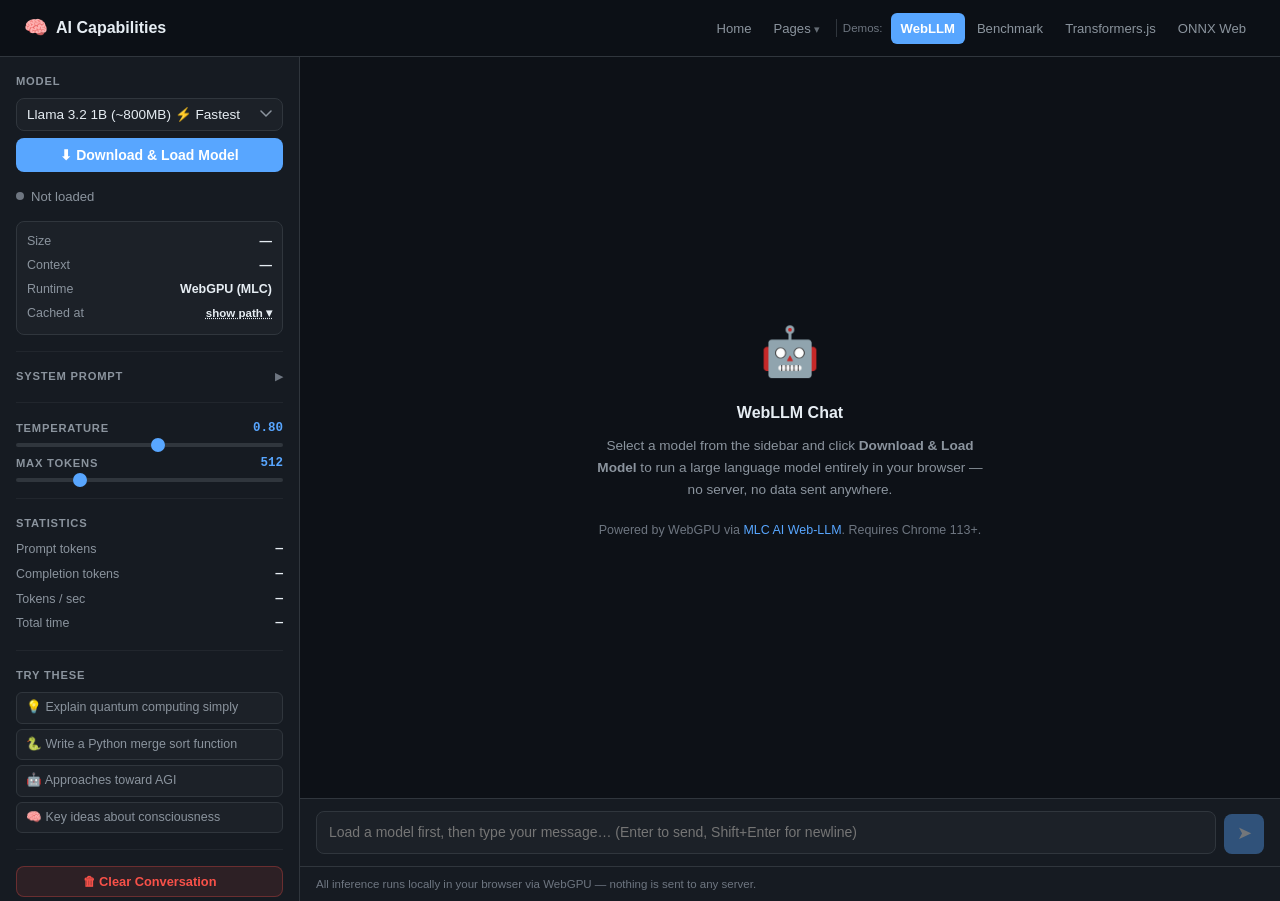
<file: demos/webllm/index.html>
<!DOCTYPE html>
<html lang="en">
<head>
<meta charset="UTF-8">
<meta name="viewport" content="width=device-width, initial-scale=1.0">
<title>WebLLM Chat — AI Capabilities</title>
<link rel="stylesheet" href="../../assets/css/styles.css">
<style>
  /* Page-local tweaks */
  .sys-prompt-textarea {
    width: 100%;
    height: 80px;
    background: var(--bg-card2);
    border: 1px solid var(--border);
    border-radius: var(--radius);
    color: var(--text);
    font-family: var(--font);
    font-size: .8rem;
    padding: 8px 10px;
    resize: vertical;
    outline: none;
    transition: border-color .15s;
  }
  .sys-prompt-textarea:focus { border-color: var(--accent); }

  .welcome-msg {
    display: flex;
    flex-direction: column;
    align-items: center;
    justify-content: center;
    height: 100%;
    gap: 12px;
    color: var(--text-muted);
    text-align: center;
    padding: 24px;
  }
  .welcome-msg .welcome-icon { font-size: 3rem; }
  .welcome-msg h3 { font-size: 1rem; color: var(--text); }
  .welcome-msg p  { font-size: .85rem; max-width: 400px; line-height: 1.6; }

  .btn-clear-all {
    width: 100%;
    padding: 7px;
    background: rgba(248,81,73,.1);
    border: 1px solid rgba(248,81,73,.3);
    border-radius: var(--radius);
    color: var(--red);
    font-size: .8rem;
    font-weight: 600;
    cursor: pointer;
    font-family: var(--font);
    transition: background .15s;
  }
  .btn-clear-all:hover { background: rgba(248,81,73,.2); }

  .cache-note {
    font-size: .72rem;
    color: var(--text-dim);
    text-align: center;
    padding: 4px 0;
  }
  .cache-where-link {
    color: var(--accent);
    cursor: pointer;
    text-decoration: underline dotted;
    font-size: .72rem;
  }
  .cache-location-box {
    display: none;
    background: var(--bg-card2);
    border: 1px solid var(--border);
    border-top: none;
    border-radius: 0 0 var(--radius) var(--radius);
    padding: 10px 12px;
    font-size: .72rem;
    color: var(--text-muted);
    line-height: 1.7;
  }
  .cache-location-box.open { display: block; }
  .cache-location-box code {
    display: block;
    background: rgba(0,0,0,.3);
    border-radius: 4px;
    padding: 4px 6px;
    margin: 4px 0;
    font-size: .68rem;
    color: var(--accent);
    word-break: break-all;
  }
  .cache-location-box strong { color: var(--text); }

  .demo-footer {
    padding: 8px 16px;
    border-top: 1px solid var(--border);
    background: var(--bg-card);
    font-size: .72rem;
    color: var(--text-dim);
    display: flex;
    justify-content: space-between;
  }
</style>
</head>
<body>

<!-- Navbar -->
<nav class="navbar">
  <div class="navbar-inner">
    <a class="nav-brand" href="../../index.html">
      <span class="brand-icon">🧠</span> AI Capabilities
    </a>
    <div class="nav-links">
      <a class="nav-link" href="../../index.html">Home</a>
      <div class="nav-dropdown">
        <span class="nav-link nav-dropdown-toggle">Pages</span>
        <div class="nav-dropdown-menu">
          <a class="nav-dropdown-item" href="../../pages/open-source.html">Open Source</a>
          <a class="nav-dropdown-item" href="../../pages/proprietary.html">Proprietary</a>
          <a class="nav-dropdown-item" href="../../pages/mobile.html">Mobile</a>
          <a class="nav-dropdown-item" href="../../pages/desktop.html">Desktop</a>
          <a class="nav-dropdown-item" href="../../pages/datacenter.html">Datacenter</a>
          <a class="nav-dropdown-item" href="../../pages/agi-roadmap.html">AGI Roadmap</a>
        </div>
      </div>
      <span class="nav-demos-label">Demos:</span>
      <a class="nav-link active" href="index.html">WebLLM</a>
      <a class="nav-link" href="benchmark.html">Benchmark</a>
      <a class="nav-link" href="../transformers-js/index.html">Transformers.js</a>
      <a class="nav-link" href="../onnx-web/index.html">ONNX Web</a>
    </div>
  </div>
</nav>

<!-- WebGPU warning (hidden by default, shown if needed) -->
<div class="webgpu-warning" id="gpuWarning" style="display:none">
  <span class="icon">⚠️</span>
  <div>
    <strong>WebGPU not available.</strong> This demo requires Chrome 113+ with WebGPU enabled.
    Try opening <code>chrome://flags/#enable-unsafe-webgpu</code> or use a WebGPU-capable browser.
    WebGPU is also available in Edge 113+ and Safari 17+ (macOS Sonoma).
  </div>
</div>

<!-- Demo layout -->
<div class="demo-layout">

  <!-- Sidebar -->
  <aside class="demo-sidebar">

    <!-- Model selector -->
    <div class="sidebar-section">
      <div class="sidebar-label">Model</div>
      <select class="model-select" id="modelSelect">
        <option value="Qwen2.5-0.5B-Instruct-q4f16_1-MLC">Qwen2.5 0.5B (~400MB) ⚡ Smallest</option>
        <option value="Llama-3.2-1B-Instruct-q4f32_1-MLC" selected>Llama 3.2 1B (~800MB) ⚡ Fastest</option>
        <option value="TinyLlama-1.1B-Chat-v1.0-q4f16_1-MLC">TinyLlama 1.1B (~600MB)</option>
        <option value="SmolLM2-1.7B-Instruct-q4f16_1-MLC">SmolLM2 1.7B (~1.0GB)</option>
        <option value="DeepSeek-R1-Distill-Qwen-1.5B-q4f16_1-MLC">DeepSeek-R1 Distill 1.5B (~1.0GB) 🧠 Reasoning</option>
        <option value="Qwen2.5-1.5B-Instruct-q4f32_1-MLC">Qwen2.5 1.5B (~900MB)</option>
        <option value="gemma-2-2b-it-q4f16_1-MLC">Gemma 2 2B (~1.3GB)</option>
        <option value="Llama-3.2-3B-Instruct-q4f32_1-MLC">Llama 3.2 3B (~1.9GB) — Good balance</option>
        <option value="Qwen2.5-3B-Instruct-q4f32_1-MLC">Qwen2.5 3B (~1.9GB)</option>
        <option value="Phi-3.5-mini-instruct-q4f16_1-MLC">Phi-3.5 Mini 3.8B (~2.2GB)</option>
        <option value="Phi-3-mini-128k-instruct-q4f16_1-MLC">Phi-3 Mini 128K (~2.2GB)</option>
        <option value="Qwen2.5-7B-Instruct-q4f16_1-MLC">Qwen2.5 7B (~4.3GB)</option>
        <option value="Mistral-7B-Instruct-v0.3-q4f16_1-MLC">Mistral 7B v0.3 (~4.1GB)</option>
        <option value="Llama-3.1-8B-Instruct-q4f32_1-MLC">Llama 3.1 8B (~4.7GB) — High quality</option>
        <option value="DeepSeek-R1-Distill-Llama-8B-q4f16_1-MLC">DeepSeek-R1 Distill 8B (~4.9GB) 🧠 Reasoning</option>
        <option value="gemma-2-9b-it-q4f16_1-MLC">Gemma 2 9B (~5.4GB)</option>
      </select>
      <button class="load-btn" id="loadBtn">⬇ Download &amp; Load Model</button>
    </div>

    <!-- Progress -->
    <div class="sidebar-section" id="progressSection" style="display:none">
      <div class="progress-container">
        <div class="progress-bar"><div class="progress-fill" id="progressFill"></div></div>
        <div class="progress-label" id="progressLabel">Initializing…</div>
      </div>
    </div>

    <!-- Status -->
    <div class="status-row">
      <div class="status-dot idle" id="statusDot"></div>
      <span class="status-text" id="statusText">Not loaded</span>
    </div>

    <!-- Model info -->
    <div class="model-info-card" id="modelInfoCard">
      <div class="model-info-row"><span>Size</span><span id="infoSize">—</span></div>
      <div class="model-info-row"><span>Context</span><span id="infoCtx">—</span></div>
      <div class="model-info-row"><span>Runtime</span><span>WebGPU (MLC)</span></div>
      <div class="model-info-row">
        <span>Cached at</span>
        <span><span class="cache-where-link" id="cacheWhereLink">show path ▾</span></span>
      </div>
    </div>
    <div class="cache-location-box" id="cacheLocationBox">
      <strong>Chrome · macOS</strong>
      <code>~/Library/Application Support/Google/Chrome/Default/Service Worker/CacheStorage/<span id="cacheMacPath">…</span></code>
      <strong>Chrome · Windows</strong>
      <code>%LOCALAPPDATA%\Google\Chrome\User Data\Default\Service Worker\CacheStorage\<span id="cacheWinPath">…</span></code>
      <strong>Firefox · macOS</strong>
      <code>~/Library/Caches/Firefox/Profiles/&lt;profile&gt;/cache2/<span id="cacheFxPath">…</span></code>
      On-disk folder names are hashed — verify via DevTools:<br>
      <em>F12 → Application → Cache Storage → look for "<span id="cacheDevtoolsName">…</span>"</em><br><br>
      <strong>To delete:</strong> DevTools → Application → Storage → Clear site data &nbsp;|&nbsp; or Chrome Settings → Privacy → Site settings → [this site] → Delete data
    </div>

    <hr class="sidebar-divider">

    <!-- System prompt (collapsible) -->
    <div class="sidebar-section">
      <div class="collapsible-header" id="syspromptToggle">
        <div class="sidebar-label">System Prompt</div>
        <span class="collapsible-arrow" id="syspromptArrow">▶</span>
      </div>
      <div id="syspromptBody" style="display:none; margin-top:6px">
        <textarea class="sys-prompt-textarea" id="systemPrompt">You are a helpful, harmless, and honest AI assistant.</textarea>
      </div>
    </div>

    <hr class="sidebar-divider">

    <!-- Temperature -->
    <div class="sidebar-section">
      <div class="slider-row">
        <div class="slider-header">
          <span class="sidebar-label">Temperature</span>
          <span class="slider-val" id="tempVal">0.80</span>
        </div>
        <input type="range" id="tempSlider" min="0" max="1.5" step="0.05" value="0.8">
      </div>
      <div class="slider-row">
        <div class="slider-header">
          <span class="sidebar-label">Max Tokens</span>
          <span class="slider-val" id="maxTokVal">512</span>
        </div>
        <input type="range" id="maxTokSlider" min="64" max="2048" step="64" value="512">
      </div>
    </div>

    <hr class="sidebar-divider">

    <!-- Token stats -->
    <div class="sidebar-section">
      <div class="sidebar-label">Statistics</div>
      <div class="token-stats-row">
        <div class="token-stat"><span>Prompt tokens</span><span id="statPrompt">—</span></div>
        <div class="token-stat"><span>Completion tokens</span><span id="statCompletion">—</span></div>
        <div class="token-stat"><span>Tokens / sec</span><span id="statSpeed">—</span></div>
        <div class="token-stat"><span>Total time</span><span id="statTime">—</span></div>
      </div>
    </div>

    <hr class="sidebar-divider">

    <!-- Example prompts -->
    <div class="sidebar-section">
      <div class="sidebar-label">Try these</div>
      <div class="example-prompts">
        <button class="example-btn" data-prompt="Explain quantum computing simply in 3-4 sentences.">💡 Explain quantum computing simply</button>
        <button class="example-btn" data-prompt="Write a Python function to sort a list of integers using merge sort, with a docstring.">🐍 Write a Python merge sort function</button>
        <button class="example-btn" data-prompt="What is the best current approach toward achieving AGI? Summarize key schools of thought.">🤖 Approaches toward AGI</button>
        <button class="example-btn" data-prompt="Summarize the key philosophical ideas about consciousness in 4 bullet points.">🧠 Key ideas about consciousness</button>
      </div>
    </div>

    <hr class="sidebar-divider">

    <!-- Clear + cache note -->
    <div class="sidebar-section">
      <button class="btn-clear-all" id="clearBtn">🗑 Clear Conversation</button>
      <p class="cache-note">📦 Models cached in your browser. First load downloads once; reloading is instant.</p>
    </div>

  </aside>

  <!-- Main chat area -->
  <main class="demo-main">
    <div class="chat-container">
      <div class="chat-messages" id="chatMessages">
        <div class="welcome-msg" id="welcomeMsg">
          <div class="welcome-icon">🤖</div>
          <h3>WebLLM Chat</h3>
          <p>Select a model from the sidebar and click <strong>Download &amp; Load Model</strong> to run a large language model entirely in your browser — no server, no data sent anywhere.</p>
          <p style="margin-top:8px; font-size:.78rem; color:var(--text-dim)">Powered by WebGPU via <a href="https://github.com/mlc-ai/web-llm" target="_blank">MLC AI Web-LLM</a>. Requires Chrome 113+.</p>
        </div>
      </div>
      <div class="chat-input-area">
        <textarea class="chat-input" id="chatInput" placeholder="Load a model first, then type your message… (Enter to send, Shift+Enter for newline)" rows="1" disabled></textarea>
        <button class="send-btn" id="sendBtn" disabled title="Send (Enter)">➤</button>
      </div>
    </div>
    <div class="demo-footer">
      <span>All inference runs locally in your browser via WebGPU — nothing is sent to any server.</span>
      <span id="footerModel"></span>
    </div>
  </main>

</div>

<script type="module">
import * as webllm from "https://esm.run/@mlc-ai/web-llm";

// ── State ──────────────────────────────────────────────────────────────────
const MODEL_META = {
  "Qwen2.5-0.5B-Instruct-q4f16_1-MLC":           { size: "~400 MB",  ctx: "32K"   },
  "Llama-3.2-1B-Instruct-q4f32_1-MLC":           { size: "~800 MB",  ctx: "128K"  },
  "TinyLlama-1.1B-Chat-v1.0-q4f16_1-MLC":        { size: "~600 MB",  ctx: "2K"    },
  "SmolLM2-1.7B-Instruct-q4f16_1-MLC":           { size: "~1.0 GB",  ctx: "8K"    },
  "DeepSeek-R1-Distill-Qwen-1.5B-q4f16_1-MLC":   { size: "~1.0 GB",  ctx: "32K"   },
  "Qwen2.5-1.5B-Instruct-q4f32_1-MLC":           { size: "~900 MB",  ctx: "32K"   },
  "gemma-2-2b-it-q4f16_1-MLC":                   { size: "~1.3 GB",  ctx: "8K"    },
  "Llama-3.2-3B-Instruct-q4f32_1-MLC":           { size: "~1.9 GB",  ctx: "128K"  },
  "Qwen2.5-3B-Instruct-q4f32_1-MLC":             { size: "~1.9 GB",  ctx: "32K"   },
  "Phi-3.5-mini-instruct-q4f16_1-MLC":           { size: "~2.2 GB",  ctx: "128K"  },
  "Phi-3-mini-128k-instruct-q4f16_1-MLC":        { size: "~2.2 GB",  ctx: "128K"  },
  "Qwen2.5-7B-Instruct-q4f16_1-MLC":             { size: "~4.3 GB",  ctx: "32K"   },
  "Mistral-7B-Instruct-v0.3-q4f16_1-MLC":        { size: "~4.1 GB",  ctx: "32K"   },
  "Llama-3.1-8B-Instruct-q4f32_1-MLC":           { size: "~4.7 GB",  ctx: "128K"  },
  "DeepSeek-R1-Distill-Llama-8B-q4f16_1-MLC":    { size: "~4.9 GB",  ctx: "128K"  },
  "gemma-2-9b-it-q4f16_1-MLC":                   { size: "~5.4 GB",  ctx: "8K"    },
};

let engine       = null;
let chatHistory  = [];
let isGenerating = false;
let loadedModel  = null;

// ── DOM refs ───────────────────────────────────────────────────────────────
const $ = id => document.getElementById(id);
const modelSelect    = $("modelSelect");
const loadBtn        = $("loadBtn");
const progressSection= $("progressSection");
const progressFill   = $("progressFill");
const progressLabel  = $("progressLabel");
const statusDot      = $("statusDot");
const statusText     = $("statusText");
const infoSize       = $("infoSize");
const infoCtx        = $("infoCtx");
const systemPrompt   = $("systemPrompt");
const tempSlider     = $("tempSlider");
const tempVal        = $("tempVal");
const maxTokSlider   = $("maxTokSlider");
const maxTokVal      = $("maxTokVal");
const chatMessages   = $("chatMessages");
const welcomeMsg     = $("welcomeMsg");
const chatInput      = $("chatInput");
const sendBtn        = $("sendBtn");
const clearBtn       = $("clearBtn");
const footerModel    = $("footerModel");
const gpuWarning     = $("gpuWarning");

// ── WebGPU check ───────────────────────────────────────────────────────────
if (!navigator.gpu) {
  gpuWarning.style.display = "flex";
}

// ── Slider handlers ────────────────────────────────────────────────────────
tempSlider.addEventListener("input", () => {
  tempVal.textContent = parseFloat(tempSlider.value).toFixed(2);
});
maxTokSlider.addEventListener("input", () => {
  maxTokVal.textContent = maxTokSlider.value;
});

// ── Collapsible system prompt ──────────────────────────────────────────────
$("syspromptToggle").addEventListener("click", () => {
  const body  = $("syspromptBody");
  const arrow = $("syspromptArrow");
  const open  = body.style.display !== "none";
  body.style.display  = open ? "none" : "block";
  arrow.classList.toggle("open", !open);
});

// ── Model info update ──────────────────────────────────────────────────────
function updateModelInfo(modelId) {
  const meta = MODEL_META[modelId] || { size: "—", ctx: "—" };
  infoSize.textContent = meta.size;
  infoCtx.textContent  = meta.ctx;
}
modelSelect.addEventListener("change", () => updateModelInfo(modelSelect.value));
updateModelInfo(modelSelect.value);

// ── Load model ─────────────────────────────────────────────────────────────
loadBtn.addEventListener("click", loadModel);

async function loadModel() {
  const modelId = modelSelect.value;
  loadBtn.disabled = true;
  progressSection.style.display = "block";
  setStatus("loading", "Downloading model…");

  try {
    if (!engine) {
      engine = new webllm.MLCEngine();
    }
    await engine.reload(modelId, {
      initProgressCallback: (report) => {
        const pct = Math.round((report.progress || 0) * 100);
        progressFill.style.width = pct + "%";
        progressLabel.textContent = report.text || `Loading… ${pct}%`;
        setStatus("loading", `Loading… ${pct}%`);
      }
    });

    loadedModel = modelId;
    setStatus("ready", "Ready");
    progressFill.style.width = "100%";
    progressLabel.textContent = "Model loaded ✓";
    chatInput.disabled = false;
    sendBtn.disabled = false;
    chatInput.placeholder = "Type a message… (Enter to send, Shift+Enter for newline)";
    footerModel.textContent = modelId;
    updateModelInfo(modelId);

    // Hide welcome, focus input
    welcomeMsg.style.display = "none";
    chatInput.focus();

  } catch (err) {
    setStatus("error", "Load failed: " + err.message);
    progressLabel.textContent = "Error: " + err.message;
    console.error(err);
  } finally {
    loadBtn.disabled = false;
    loadBtn.textContent = loadedModel ? "🔄 Reload / Switch Model" : "⬇ Download & Load Model";
  }
}

// ── Send message ───────────────────────────────────────────────────────────
sendBtn.addEventListener("click", sendMessage);
chatInput.addEventListener("keydown", e => {
  if (e.key === "Enter" && !e.shiftKey) { e.preventDefault(); sendMessage(); }
});

// Example prompt buttons
document.querySelectorAll(".example-btn").forEach(btn => {
  btn.addEventListener("click", () => {
    if (!engine || isGenerating) return;
    chatInput.value = btn.dataset.prompt;
    chatInput.dispatchEvent(new Event("input"));
    sendMessage();
  });
});

async function sendMessage() {
  if (!engine || isGenerating) return;
  const text = chatInput.value.trim();
  if (!text) return;

  chatInput.value = "";
  isGenerating = true;
  sendBtn.disabled = true;
  chatInput.disabled = true;
  setStatus("generating", "Generating…");

  appendMessage("user", text);
  chatHistory.push({ role: "user", content: text });

  const assistantBubble = appendMessage("assistant", "");
  const bubble = assistantBubble.querySelector(".message-bubble");
  bubble.classList.add("typing-cursor");

  const startTime = performance.now();
  let assistantText = "";

  try {
    const stream = await engine.chat.completions.create({
      messages: [
        { role: "system", content: systemPrompt.value.trim() || "You are a helpful assistant." },
        ...chatHistory
      ],
      stream: true,
      temperature: parseFloat(tempSlider.value),
      max_tokens:  parseInt(maxTokSlider.value),
    });

    for await (const chunk of stream) {
      const delta = chunk.choices[0]?.delta?.content || "";
      assistantText += delta;
      bubble.textContent = assistantText;
      scrollToBottom();
    }

    bubble.classList.remove("typing-cursor");
    chatHistory.push({ role: "assistant", content: assistantText });

    // Stats
    const elapsed = ((performance.now() - startTime) / 1000).toFixed(2);
    const tokens   = assistantText.split(/\s+/).length; // rough estimate
    try {
      const stats = await engine.runtimeStatsText();
      // Parse tokens/sec from stats string (format varies by version)
      const tpsMatch = stats.match(/(\d+\.?\d*)\s*tok\/s/i);
      const tps = tpsMatch ? tpsMatch[1] : (tokens / parseFloat(elapsed)).toFixed(1);
      $("statSpeed").textContent = tps + " tok/s";
    } catch (_) {
      $("statSpeed").textContent = (tokens / parseFloat(elapsed)).toFixed(1) + " tok/s";
    }
    $("statPrompt").textContent     = estimateTokens(systemPrompt.value) + estimateTokens(text) + " (est.)";
    $("statCompletion").textContent = estimateTokens(assistantText) + " (est.)";
    $("statTime").textContent       = elapsed + "s";

    // Add timestamp to meta
    const meta = assistantBubble.querySelector(".message-meta");
    meta.textContent = new Date().toLocaleTimeString([], { hour: "2-digit", minute: "2-digit" });

  } catch (err) {
    bubble.classList.remove("typing-cursor");
    bubble.textContent = "⚠ Error: " + err.message;
    console.error(err);
  } finally {
    isGenerating = false;
    sendBtn.disabled = false;
    chatInput.disabled = false;
    setStatus("ready", "Ready");
    chatInput.focus();
    scrollToBottom();
  }
}

// ── Clear conversation ─────────────────────────────────────────────────────
clearBtn.addEventListener("click", () => {
  chatHistory = [];
  chatMessages.innerHTML = "";
  chatMessages.appendChild(welcomeMsg);
  welcomeMsg.style.display = engine ? "none" : "flex";
  if (engine) {
    try { engine.resetChat(); } catch (_) {}
  }
  resetStats();
});

// ── Helpers ────────────────────────────────────────────────────────────────
function setStatus(type, text) {
  statusDot.className = "status-dot " + type;
  statusText.textContent = text;
}

function appendMessage(role, content) {
  welcomeMsg.style.display = "none";
  const el = document.createElement("div");
  el.className = "message " + role;
  el.innerHTML = `<div class="message-bubble"></div><div class="message-meta"></div>`;
  el.querySelector(".message-bubble").textContent = content;
  chatMessages.appendChild(el);
  scrollToBottom();
  return el;
}

function scrollToBottom() {
  chatMessages.scrollTop = chatMessages.scrollHeight;
}

function estimateTokens(text) {
  return Math.ceil((text || "").length / 4);
}

function resetStats() {
  ["statPrompt","statCompletion","statSpeed","statTime"].forEach(id => {
    document.getElementById(id).textContent = "—";
  });
}

// ── Cache location toggle + dynamic model path ─────────────────────────────
function updateCachePaths(modelId) {
  const slug = modelId + "/";
  $("cacheMacPath").textContent  = slug;
  $("cacheWinPath").textContent  = slug;
  $("cacheFxPath").textContent   = slug;
  $("cacheDevtoolsName").textContent = modelId;
}
modelSelect.addEventListener("change", () => updateCachePaths(modelSelect.value));
updateCachePaths(modelSelect.value);

$("cacheWhereLink").addEventListener("click", () => {
  const box = $("cacheLocationBox");
  box.classList.toggle("open");
  $("cacheWhereLink").textContent = box.classList.contains("open") ? "hide path ▴" : "show path ▾";
});

// Auto-resize textarea
chatInput.addEventListener("input", function() {
  this.style.height = "auto";
  this.style.height = Math.min(this.scrollHeight, 120) + "px";
});
</script>
</body>
</html>
</file>
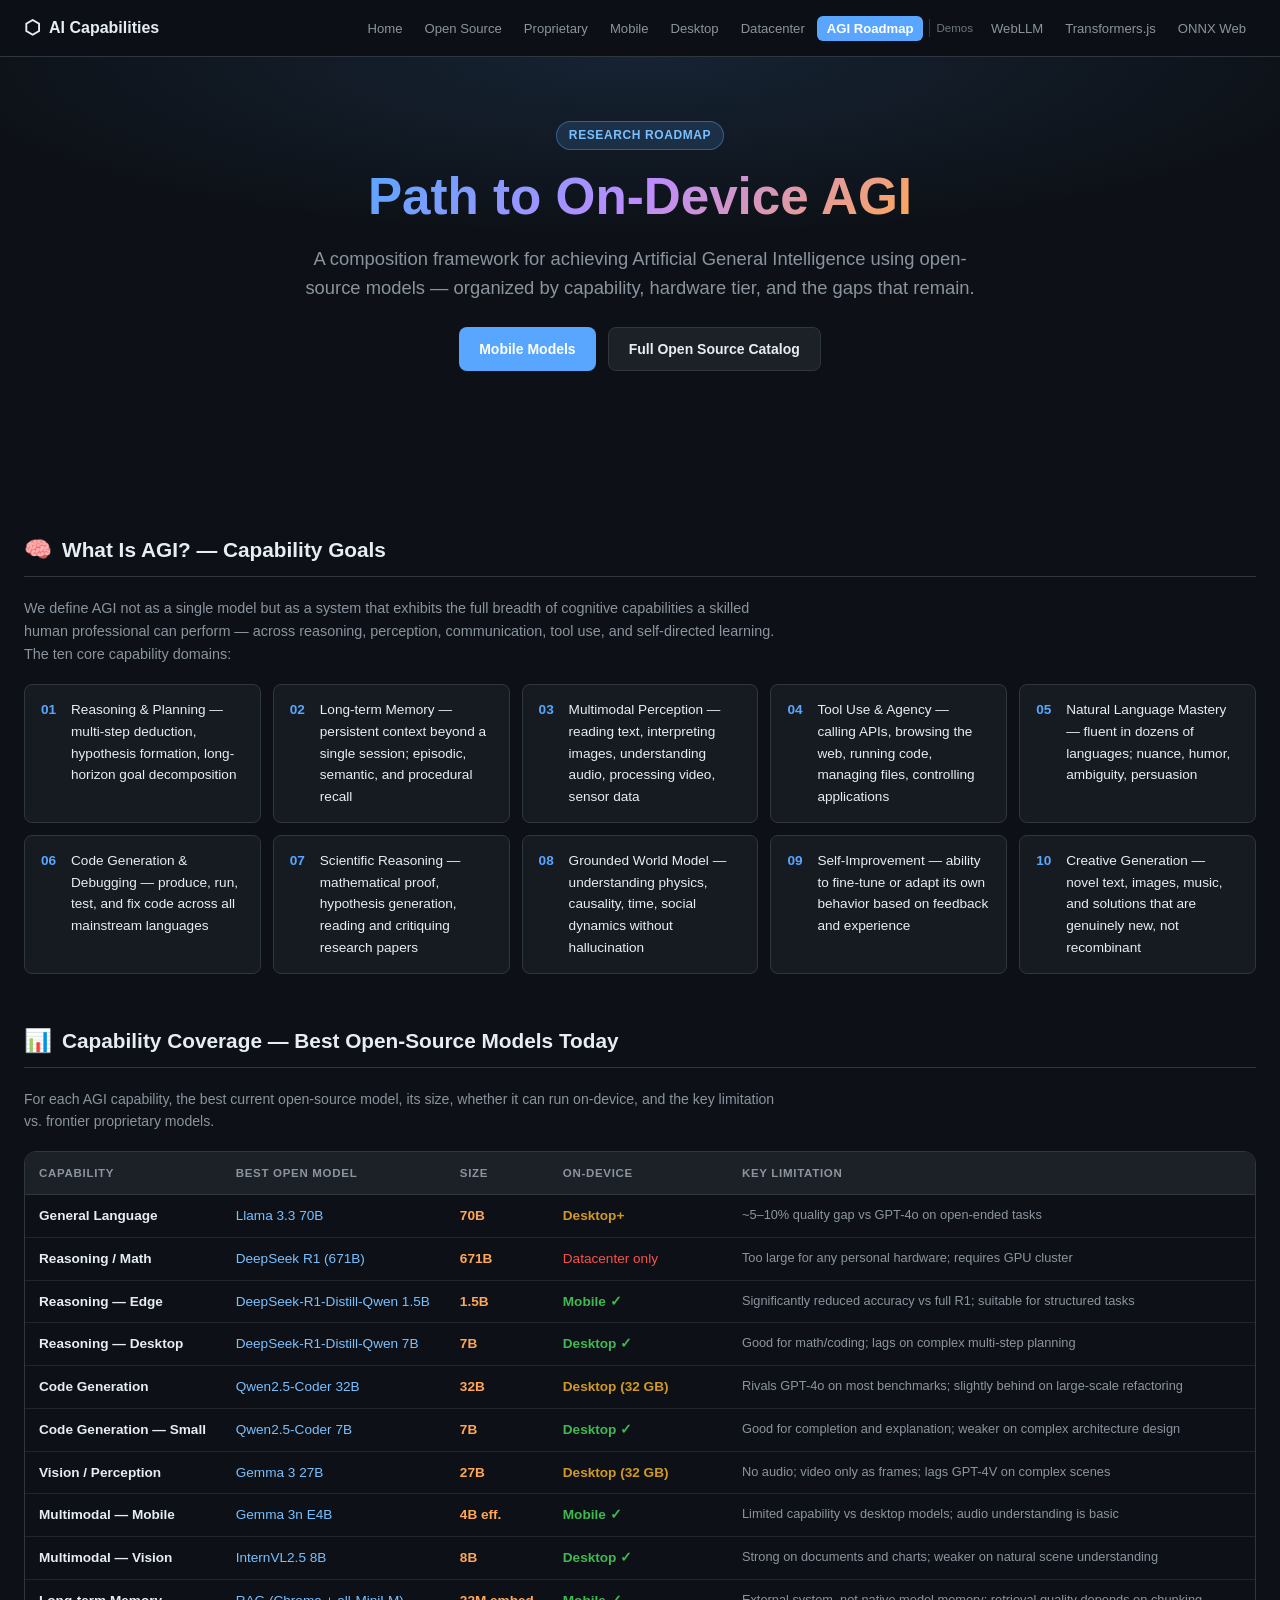
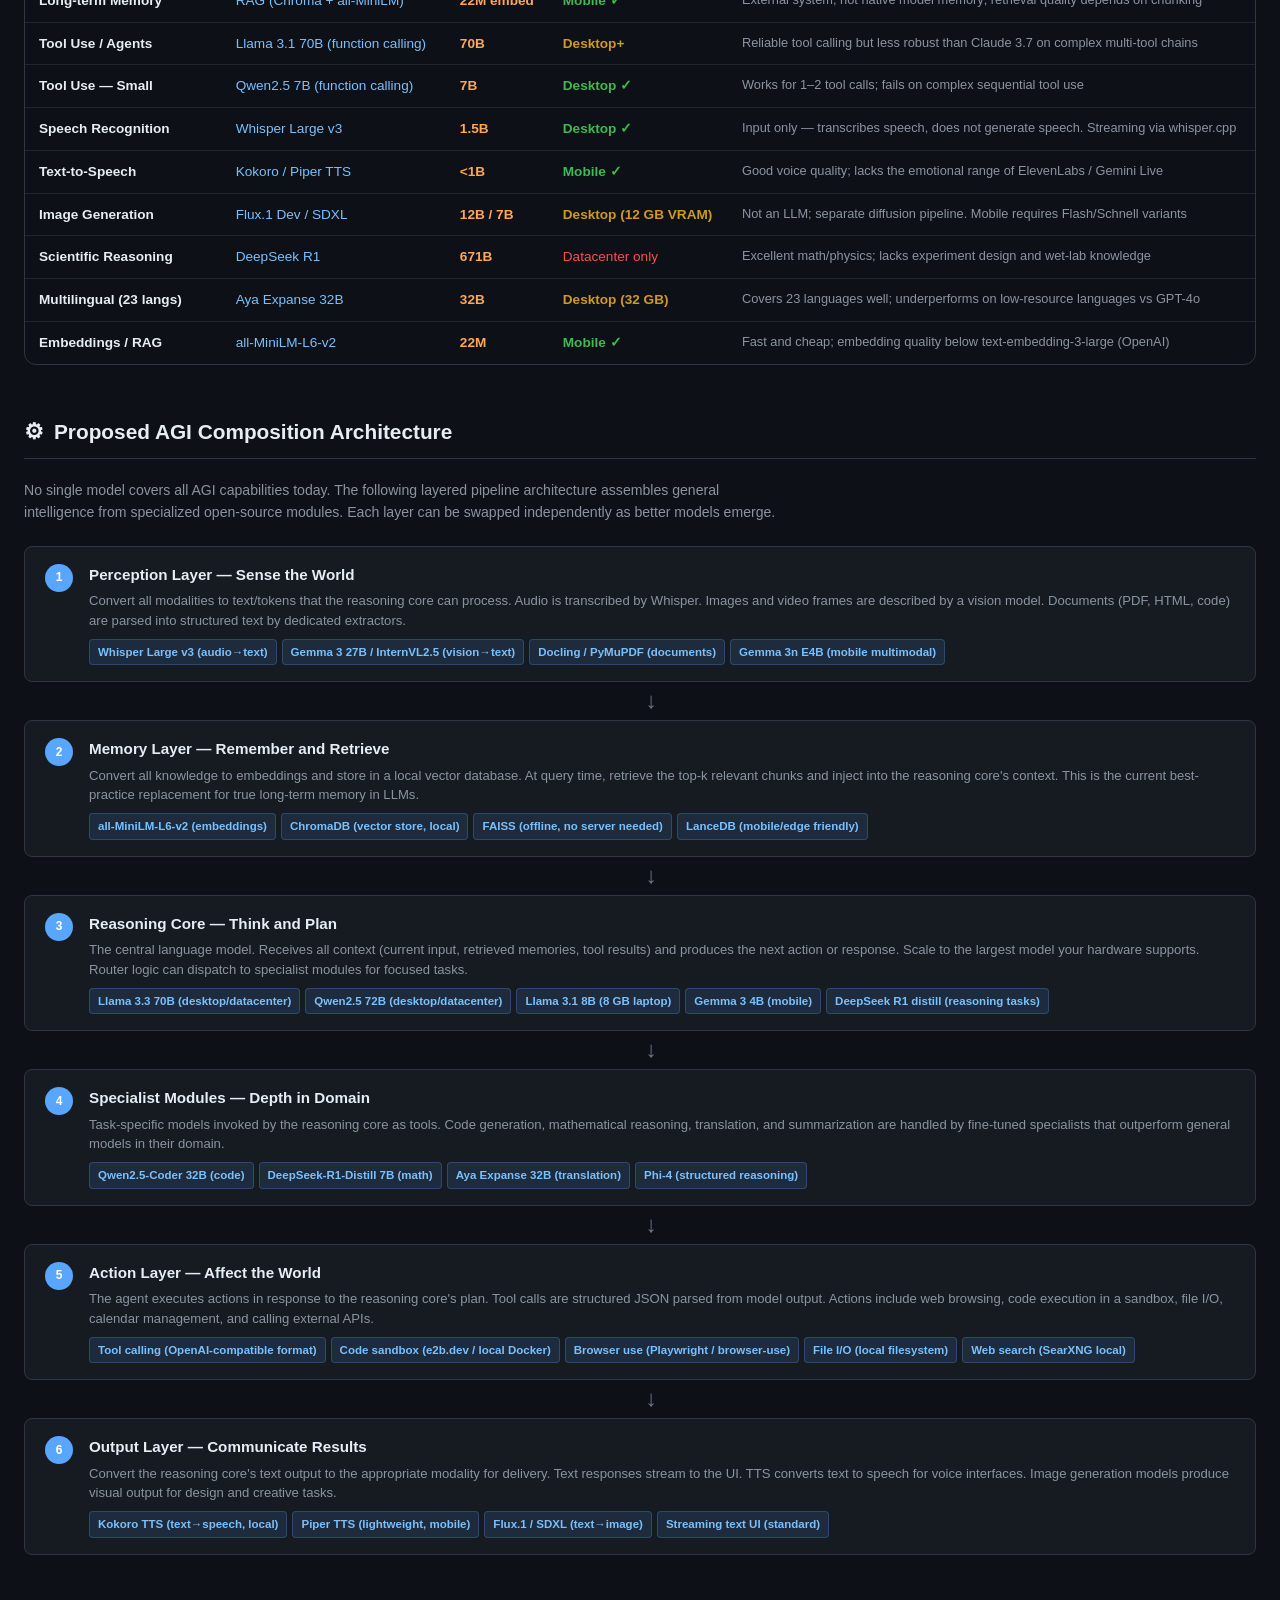
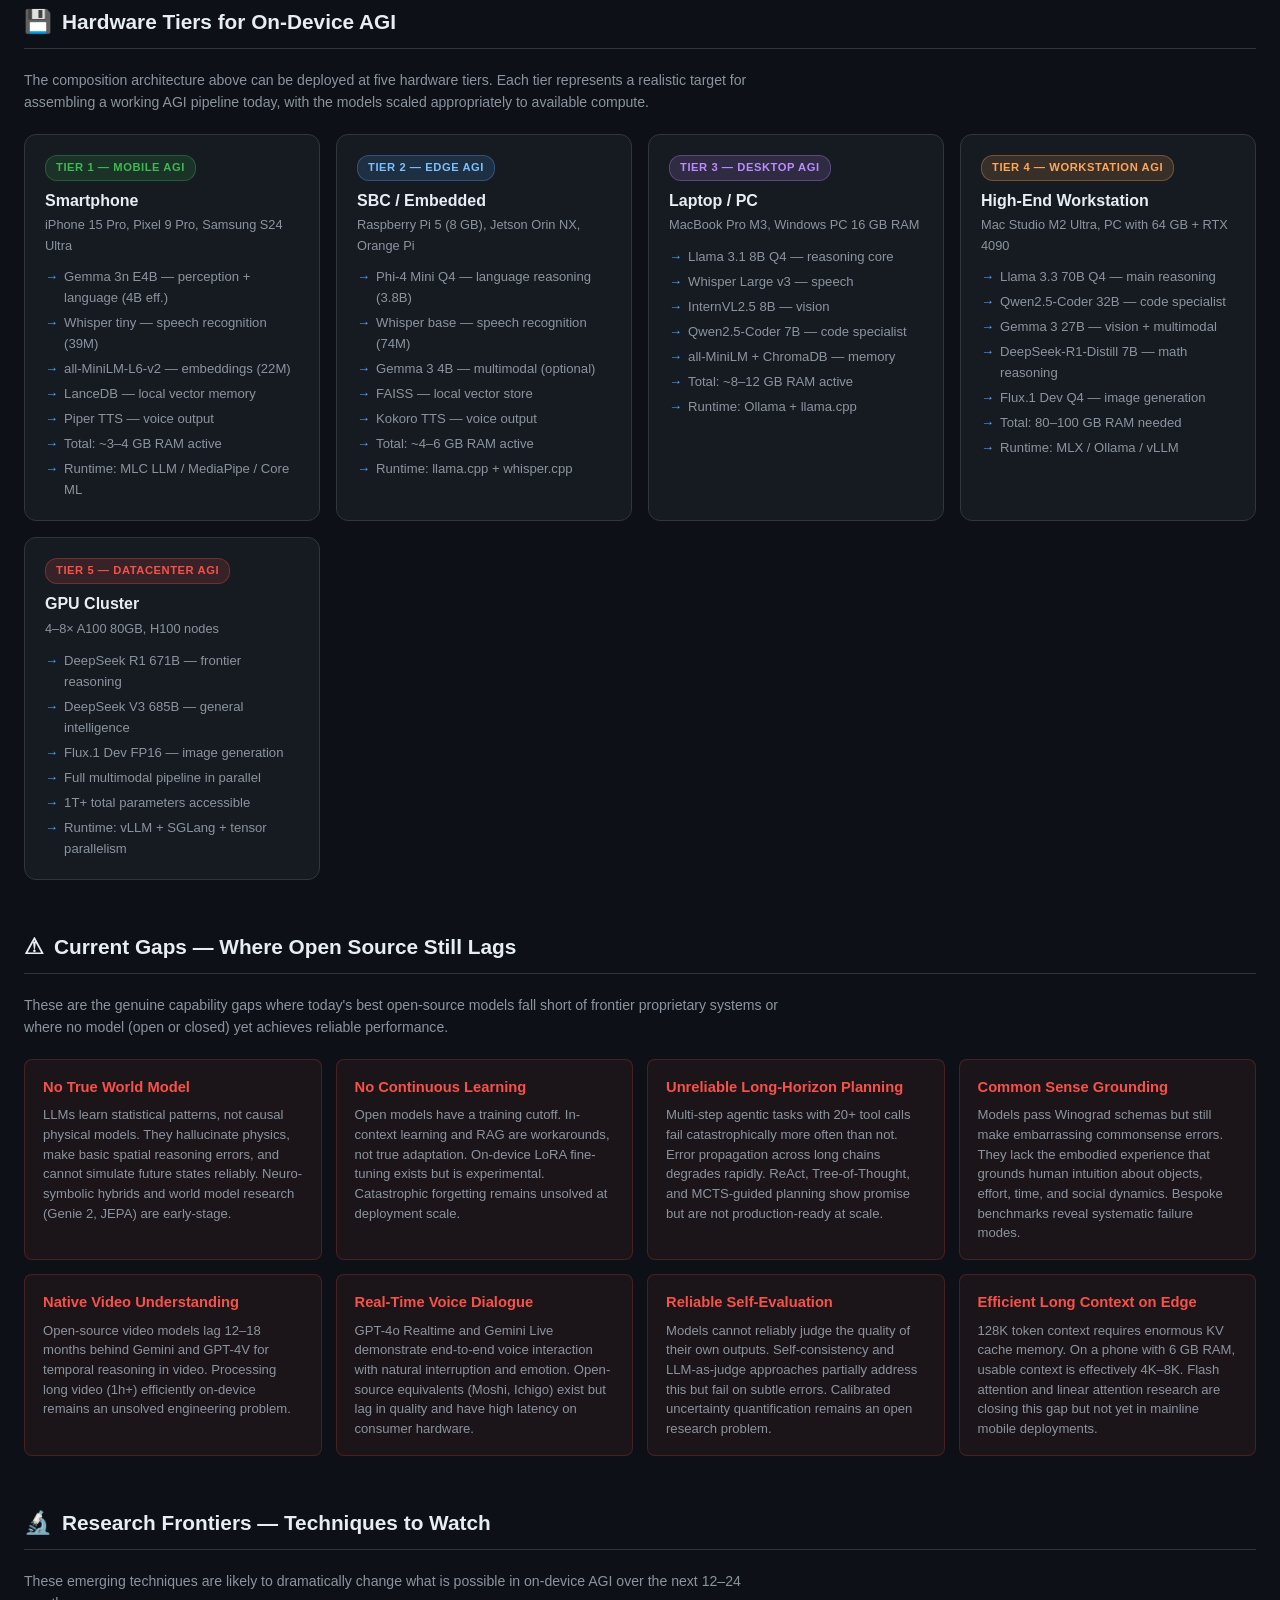
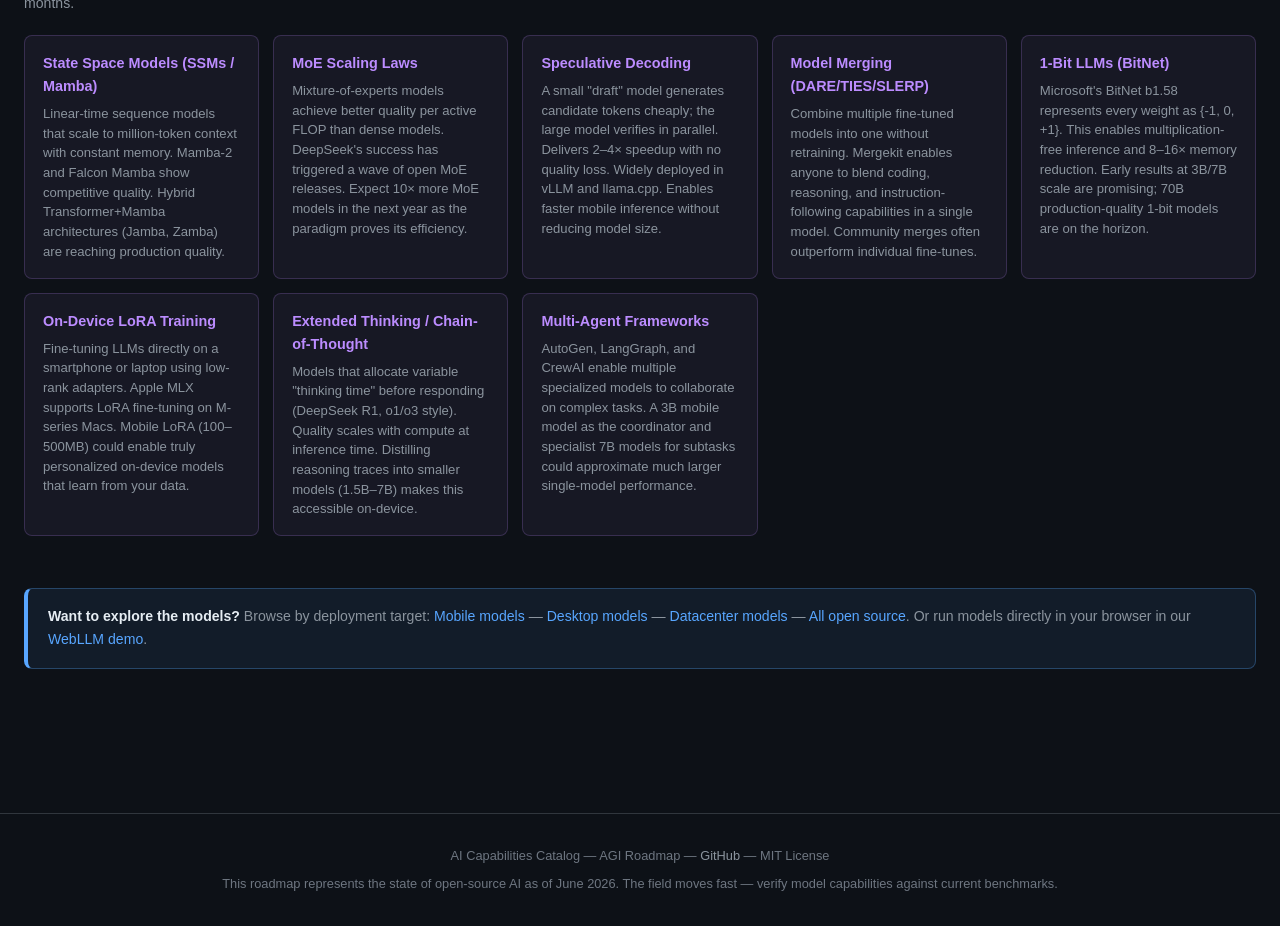
<file: pages/agi-roadmap.html>
<!DOCTYPE html>
<html lang="en">
<head>
  <meta charset="UTF-8">
  <meta name="viewport" content="width=device-width, initial-scale=1.0">
  <title>Path to On-Device AGI — AI Capabilities Catalog</title>
  <meta name="description" content="A composition framework for achieving AGI using open-source models. Capability coverage table, pipeline architecture, hardware tiers, current gaps, and research frontiers.">
  <link rel="stylesheet" href="../assets/css/styles.css">
  <style>
    /* Page-specific extras */
    .agi-section { margin-top: 52px; }
    .agi-section-title {
      font-size: 1.3rem;
      font-weight: 700;
      margin-bottom: 20px;
      padding-bottom: 12px;
      border-bottom: 1px solid var(--border);
      display: flex;
      align-items: center;
      gap: 10px;
    }
    .agi-section-title .icon { font-size: 1.4rem; }

    /* AGI definition list */
    .agi-goal-grid {
      display: grid;
      grid-template-columns: repeat(auto-fill, minmax(200px, 1fr));
      gap: 12px;
    }
    .agi-goal {
      background: var(--bg-card);
      border: 1px solid var(--border);
      border-radius: var(--radius);
      padding: 14px 16px;
      display: flex;
      align-items: flex-start;
      gap: 10px;
    }
    .agi-goal-num {
      color: var(--accent);
      font-weight: 700;
      font-size: .85rem;
      min-width: 20px;
    }
    .agi-goal-text {
      font-size: .85rem;
      color: var(--text);
      font-weight: 500;
    }

    /* Capability table */
    .cap-table-wrap { border: 1px solid var(--border); border-radius: var(--radius-lg); overflow: auto; }
    .cap-table { width: 100%; border-collapse: collapse; font-size: .85rem; min-width: 720px; }
    .cap-table th {
      background: var(--bg-card2);
      color: var(--text-muted);
      font-size: .72rem;
      font-weight: 600;
      text-transform: uppercase;
      letter-spacing: .06em;
      padding: 12px 14px;
      text-align: left;
      border-bottom: 1px solid var(--border);
      white-space: nowrap;
    }
    .cap-table td {
      padding: 10px 14px;
      border-bottom: 1px solid var(--border-dim);
      vertical-align: top;
    }
    .cap-table tr:last-child td { border-bottom: none; }
    .cap-table tr:hover td { background: rgba(88,166,255,.04); }
    .cap-table td:first-child { font-weight: 600; color: var(--text); }
    .cap-table td.model-cell { color: var(--accent2); font-weight: 500; }
    .cap-table td.size-cell { color: var(--orange); font-weight: 600; white-space: nowrap; }
    .cap-table td.limit-cell { color: var(--text-muted); font-size: .8rem; }

    .ondevice-yes  { color: var(--green); font-weight: 700; }
    .ondevice-no   { color: var(--red); }
    .ondevice-part { color: var(--yellow); font-weight: 600; }

    /* Hardware tier cards */
    .hw-tier-grid {
      display: grid;
      grid-template-columns: repeat(auto-fill, minmax(260px, 1fr));
      gap: 16px;
    }
    .hw-tier-card {
      background: var(--bg-card);
      border: 1px solid var(--border);
      border-radius: var(--radius-lg);
      padding: 20px;
    }
    .hw-tier-badge {
      display: inline-block;
      font-size: .7rem;
      font-weight: 700;
      padding: 3px 10px;
      border-radius: 12px;
      margin-bottom: 10px;
      text-transform: uppercase;
      letter-spacing: .05em;
    }
    .tier-1 { background: rgba(63,185,80,.15); color: var(--green); border: 1px solid rgba(63,185,80,.3); }
    .tier-2 { background: rgba(88,166,255,.15); color: var(--accent2); border: 1px solid rgba(88,166,255,.3); }
    .tier-3 { background: rgba(188,140,255,.15); color: var(--purple); border: 1px solid rgba(188,140,255,.3); }
    .tier-4 { background: rgba(255,166,87,.15); color: var(--orange); border: 1px solid rgba(255,166,87,.3); }
    .tier-5 { background: rgba(248,81,73,.15); color: var(--red); border: 1px solid rgba(248,81,73,.3); }
    .hw-tier-card h3 { font-size: 1rem; margin-bottom: 4px; }
    .hw-tier-card .hw-example { font-size: .8rem; color: var(--text-muted); margin-bottom: 10px; }
    .hw-tier-card ul { list-style: none; display: flex; flex-direction: column; gap: 4px; }
    .hw-tier-card ul li { font-size: .82rem; color: var(--text-muted); display: flex; gap: 6px; }
    .hw-tier-card ul li::before { content: "→"; color: var(--accent); flex-shrink: 0; }

    /* Pipeline */
    .pipeline { display: flex; flex-direction: column; gap: 6px; }
    .pipeline-layer {
      background: var(--bg-card);
      border: 1px solid var(--border);
      border-radius: var(--radius);
      padding: 16px 20px;
      display: flex;
      align-items: flex-start;
      gap: 16px;
    }
    .pipeline-layer:hover { border-color: var(--accent); }
    .pipeline-layer-num {
      background: var(--accent);
      color: #fff;
      font-size: .75rem;
      font-weight: 700;
      min-width: 28px;
      height: 28px;
      border-radius: 50%;
      display: flex;
      align-items: center;
      justify-content: center;
      flex-shrink: 0;
    }
    .pipeline-layer-content { flex: 1; }
    .pipeline-layer-title { font-weight: 700; font-size: .95rem; margin-bottom: 4px; }
    .pipeline-layer-desc  { font-size: .82rem; color: var(--text-muted); margin-bottom: 8px; line-height: 1.5; }
    .pipeline-layer-models { display: flex; flex-wrap: wrap; gap: 5px; }
    .pipeline-arrow {
      text-align: center;
      color: var(--text-dim);
      font-size: 1.4rem;
      line-height: 1;
      margin: 2px 0 2px 22px;
    }
    .model-pill {
      display: inline-block;
      font-size: .72rem;
      font-weight: 600;
      padding: 3px 8px;
      border-radius: 4px;
      background: rgba(88,166,255,.12);
      border: 1px solid rgba(88,166,255,.25);
      color: var(--accent2);
    }
  </style>
</head>
<body>

  <!-- ============================================================
       NAVBAR
  ============================================================ -->
  <nav class="navbar">
    <div class="navbar-inner">
      <a href="../index.html" class="nav-brand">
        <span class="brand-icon">⬡</span> AI Capabilities
      </a>
      <ul class="nav-links">
        <li><a href="../index.html" class="nav-link">Home</a></li>
        <li><a href="open-source.html" class="nav-link">Open Source</a></li>
        <li><a href="proprietary.html" class="nav-link">Proprietary</a></li>
        <li><a href="mobile.html" class="nav-link">Mobile</a></li>
        <li><a href="desktop.html" class="nav-link">Desktop</a></li>
        <li><a href="datacenter.html" class="nav-link">Datacenter</a></li>
        <li><a href="agi-roadmap.html" class="nav-link active">AGI Roadmap</a></li>
        <span class="nav-demos-label">Demos</span>
        <li><a href="../demos/webllm/index.html" class="nav-link">WebLLM</a></li>
        <li><a href="../demos/transformers-js/index.html" class="nav-link">Transformers.js</a></li>
        <li><a href="../demos/onnx-web/index.html" class="nav-link">ONNX Web</a></li>
      </ul>
    </div>
  </nav>

  <!-- ============================================================
       HERO
  ============================================================ -->
  <header class="hero">
    <div class="page-container">
      <div class="hero-badge">Research Roadmap</div>
      <h1 class="hero-title">
        <span class="text-gradient">Path to On-Device AGI</span>
      </h1>
      <p class="hero-subtitle">
        A composition framework for achieving Artificial General Intelligence using open-source models —
        organized by capability, hardware tier, and the gaps that remain.
      </p>
      <div class="hero-actions">
        <a href="mobile.html" class="btn btn-primary">Mobile Models</a>
        <a href="open-source.html" class="btn btn-secondary">Full Open Source Catalog</a>
      </div>
    </div>
  </header>

  <main class="page-container">

    <!-- ============================================================
         WHAT IS AGI?
    ============================================================ -->
    <section class="agi-section">
      <h2 class="agi-section-title"><span class="icon">🧠</span> What Is AGI? — Capability Goals</h2>
      <p style="color:var(--text-muted);font-size:.9rem;margin-bottom:18px;max-width:760px">
        We define AGI not as a single model but as a system that exhibits the full breadth of
        cognitive capabilities a skilled human professional can perform — across reasoning, perception,
        communication, tool use, and self-directed learning. The ten core capability domains:
      </p>
      <div class="agi-goal-grid">
        <div class="agi-goal">
          <div class="agi-goal-num">01</div>
          <div class="agi-goal-text">Reasoning &amp; Planning — multi-step deduction, hypothesis formation, long-horizon goal decomposition</div>
        </div>
        <div class="agi-goal">
          <div class="agi-goal-num">02</div>
          <div class="agi-goal-text">Long-term Memory — persistent context beyond a single session; episodic, semantic, and procedural recall</div>
        </div>
        <div class="agi-goal">
          <div class="agi-goal-num">03</div>
          <div class="agi-goal-text">Multimodal Perception — reading text, interpreting images, understanding audio, processing video, sensor data</div>
        </div>
        <div class="agi-goal">
          <div class="agi-goal-num">04</div>
          <div class="agi-goal-text">Tool Use &amp; Agency — calling APIs, browsing the web, running code, managing files, controlling applications</div>
        </div>
        <div class="agi-goal">
          <div class="agi-goal-num">05</div>
          <div class="agi-goal-text">Natural Language Mastery — fluent in dozens of languages; nuance, humor, ambiguity, persuasion</div>
        </div>
        <div class="agi-goal">
          <div class="agi-goal-num">06</div>
          <div class="agi-goal-text">Code Generation &amp; Debugging — produce, run, test, and fix code across all mainstream languages</div>
        </div>
        <div class="agi-goal">
          <div class="agi-goal-num">07</div>
          <div class="agi-goal-text">Scientific Reasoning — mathematical proof, hypothesis generation, reading and critiquing research papers</div>
        </div>
        <div class="agi-goal">
          <div class="agi-goal-num">08</div>
          <div class="agi-goal-text">Grounded World Model — understanding physics, causality, time, social dynamics without hallucination</div>
        </div>
        <div class="agi-goal">
          <div class="agi-goal-num">09</div>
          <div class="agi-goal-text">Self-Improvement — ability to fine-tune or adapt its own behavior based on feedback and experience</div>
        </div>
        <div class="agi-goal">
          <div class="agi-goal-num">10</div>
          <div class="agi-goal-text">Creative Generation — novel text, images, music, and solutions that are genuinely new, not recombinant</div>
        </div>
      </div>
    </section>

    <!-- ============================================================
         CAPABILITY COVERAGE TABLE
    ============================================================ -->
    <section class="agi-section">
      <h2 class="agi-section-title"><span class="icon">📊</span> Capability Coverage — Best Open-Source Models Today</h2>
      <p style="color:var(--text-muted);font-size:.88rem;margin-bottom:18px;max-width:760px">
        For each AGI capability, the best current open-source model, its size, whether it can run on-device,
        and the key limitation vs. frontier proprietary models.
      </p>
      <div class="cap-table-wrap">
        <table class="cap-table">
          <thead>
            <tr>
              <th>Capability</th>
              <th>Best Open Model</th>
              <th>Size</th>
              <th>On-Device</th>
              <th>Key Limitation</th>
            </tr>
          </thead>
          <tbody>
            <tr>
              <td>General Language</td>
              <td class="model-cell">Llama 3.3 70B</td>
              <td class="size-cell">70B</td>
              <td><span class="ondevice-part">Desktop+</span></td>
              <td class="limit-cell">~5–10% quality gap vs GPT-4o on open-ended tasks</td>
            </tr>
            <tr>
              <td>Reasoning / Math</td>
              <td class="model-cell">DeepSeek R1 (671B)</td>
              <td class="size-cell">671B</td>
              <td><span class="ondevice-no">Datacenter only</span></td>
              <td class="limit-cell">Too large for any personal hardware; requires GPU cluster</td>
            </tr>
            <tr>
              <td>Reasoning — Edge</td>
              <td class="model-cell">DeepSeek-R1-Distill-Qwen 1.5B</td>
              <td class="size-cell">1.5B</td>
              <td><span class="ondevice-yes">Mobile ✓</span></td>
              <td class="limit-cell">Significantly reduced accuracy vs full R1; suitable for structured tasks</td>
            </tr>
            <tr>
              <td>Reasoning — Desktop</td>
              <td class="model-cell">DeepSeek-R1-Distill-Qwen 7B</td>
              <td class="size-cell">7B</td>
              <td><span class="ondevice-yes">Desktop ✓</span></td>
              <td class="limit-cell">Good for math/coding; lags on complex multi-step planning</td>
            </tr>
            <tr>
              <td>Code Generation</td>
              <td class="model-cell">Qwen2.5-Coder 32B</td>
              <td class="size-cell">32B</td>
              <td><span class="ondevice-part">Desktop (32 GB)</span></td>
              <td class="limit-cell">Rivals GPT-4o on most benchmarks; slightly behind on large-scale refactoring</td>
            </tr>
            <tr>
              <td>Code Generation — Small</td>
              <td class="model-cell">Qwen2.5-Coder 7B</td>
              <td class="size-cell">7B</td>
              <td><span class="ondevice-yes">Desktop ✓</span></td>
              <td class="limit-cell">Good for completion and explanation; weaker on complex architecture design</td>
            </tr>
            <tr>
              <td>Vision / Perception</td>
              <td class="model-cell">Gemma 3 27B</td>
              <td class="size-cell">27B</td>
              <td><span class="ondevice-part">Desktop (32 GB)</span></td>
              <td class="limit-cell">No audio; video only as frames; lags GPT-4V on complex scenes</td>
            </tr>
            <tr>
              <td>Multimodal — Mobile</td>
              <td class="model-cell">Gemma 3n E4B</td>
              <td class="size-cell">4B eff.</td>
              <td><span class="ondevice-yes">Mobile ✓</span></td>
              <td class="limit-cell">Limited capability vs desktop models; audio understanding is basic</td>
            </tr>
            <tr>
              <td>Multimodal — Vision</td>
              <td class="model-cell">InternVL2.5 8B</td>
              <td class="size-cell">8B</td>
              <td><span class="ondevice-yes">Desktop ✓</span></td>
              <td class="limit-cell">Strong on documents and charts; weaker on natural scene understanding</td>
            </tr>
            <tr>
              <td>Long-term Memory</td>
              <td class="model-cell">RAG (Chroma + all-MiniLM)</td>
              <td class="size-cell">22M embed</td>
              <td><span class="ondevice-yes">Mobile ✓</span></td>
              <td class="limit-cell">External system, not native model memory; retrieval quality depends on chunking</td>
            </tr>
            <tr>
              <td>Tool Use / Agents</td>
              <td class="model-cell">Llama 3.1 70B (function calling)</td>
              <td class="size-cell">70B</td>
              <td><span class="ondevice-part">Desktop+</span></td>
              <td class="limit-cell">Reliable tool calling but less robust than Claude 3.7 on complex multi-tool chains</td>
            </tr>
            <tr>
              <td>Tool Use — Small</td>
              <td class="model-cell">Qwen2.5 7B (function calling)</td>
              <td class="size-cell">7B</td>
              <td><span class="ondevice-yes">Desktop ✓</span></td>
              <td class="limit-cell">Works for 1–2 tool calls; fails on complex sequential tool use</td>
            </tr>
            <tr>
              <td>Speech Recognition</td>
              <td class="model-cell">Whisper Large v3</td>
              <td class="size-cell">1.5B</td>
              <td><span class="ondevice-yes">Desktop ✓</span></td>
              <td class="limit-cell">Input only — transcribes speech, does not generate speech. Streaming via whisper.cpp</td>
            </tr>
            <tr>
              <td>Text-to-Speech</td>
              <td class="model-cell">Kokoro / Piper TTS</td>
              <td class="size-cell">&lt;1B</td>
              <td><span class="ondevice-yes">Mobile ✓</span></td>
              <td class="limit-cell">Good voice quality; lacks the emotional range of ElevenLabs / Gemini Live</td>
            </tr>
            <tr>
              <td>Image Generation</td>
              <td class="model-cell">Flux.1 Dev / SDXL</td>
              <td class="size-cell">12B / 7B</td>
              <td><span class="ondevice-part">Desktop (12 GB VRAM)</span></td>
              <td class="limit-cell">Not an LLM; separate diffusion pipeline. Mobile requires Flash/Schnell variants</td>
            </tr>
            <tr>
              <td>Scientific Reasoning</td>
              <td class="model-cell">DeepSeek R1</td>
              <td class="size-cell">671B</td>
              <td><span class="ondevice-no">Datacenter only</span></td>
              <td class="limit-cell">Excellent math/physics; lacks experiment design and wet-lab knowledge</td>
            </tr>
            <tr>
              <td>Multilingual (23 langs)</td>
              <td class="model-cell">Aya Expanse 32B</td>
              <td class="size-cell">32B</td>
              <td><span class="ondevice-part">Desktop (32 GB)</span></td>
              <td class="limit-cell">Covers 23 languages well; underperforms on low-resource languages vs GPT-4o</td>
            </tr>
            <tr>
              <td>Embeddings / RAG</td>
              <td class="model-cell">all-MiniLM-L6-v2</td>
              <td class="size-cell">22M</td>
              <td><span class="ondevice-yes">Mobile ✓</span></td>
              <td class="limit-cell">Fast and cheap; embedding quality below text-embedding-3-large (OpenAI)</td>
            </tr>
          </tbody>
        </table>
      </div>
    </section>

    <!-- ============================================================
         COMPOSITION ARCHITECTURE
    ============================================================ -->
    <section class="agi-section">
      <h2 class="agi-section-title"><span class="icon">⚙</span> Proposed AGI Composition Architecture</h2>
      <p style="color:var(--text-muted);font-size:.88rem;margin-bottom:22px;max-width:760px">
        No single model covers all AGI capabilities today. The following layered pipeline architecture
        assembles general intelligence from specialized open-source modules. Each layer can be swapped
        independently as better models emerge.
      </p>

      <div class="pipeline">

        <div class="pipeline-layer">
          <div class="pipeline-layer-num">1</div>
          <div class="pipeline-layer-content">
            <div class="pipeline-layer-title">Perception Layer — Sense the World</div>
            <div class="pipeline-layer-desc">
              Convert all modalities to text/tokens that the reasoning core can process.
              Audio is transcribed by Whisper. Images and video frames are described by a vision model.
              Documents (PDF, HTML, code) are parsed into structured text by dedicated extractors.
            </div>
            <div class="pipeline-layer-models">
              <span class="model-pill">Whisper Large v3 (audio→text)</span>
              <span class="model-pill">Gemma 3 27B / InternVL2.5 (vision→text)</span>
              <span class="model-pill">Docling / PyMuPDF (documents)</span>
              <span class="model-pill">Gemma 3n E4B (mobile multimodal)</span>
            </div>
          </div>
        </div>

        <div class="pipeline-arrow">↓</div>

        <div class="pipeline-layer">
          <div class="pipeline-layer-num">2</div>
          <div class="pipeline-layer-content">
            <div class="pipeline-layer-title">Memory Layer — Remember and Retrieve</div>
            <div class="pipeline-layer-desc">
              Convert all knowledge to embeddings and store in a local vector database.
              At query time, retrieve the top-k relevant chunks and inject into the reasoning core's context.
              This is the current best-practice replacement for true long-term memory in LLMs.
            </div>
            <div class="pipeline-layer-models">
              <span class="model-pill">all-MiniLM-L6-v2 (embeddings)</span>
              <span class="model-pill">ChromaDB (vector store, local)</span>
              <span class="model-pill">FAISS (offline, no server needed)</span>
              <span class="model-pill">LanceDB (mobile/edge friendly)</span>
            </div>
          </div>
        </div>

        <div class="pipeline-arrow">↓</div>

        <div class="pipeline-layer">
          <div class="pipeline-layer-num">3</div>
          <div class="pipeline-layer-content">
            <div class="pipeline-layer-title">Reasoning Core — Think and Plan</div>
            <div class="pipeline-layer-desc">
              The central language model. Receives all context (current input, retrieved memories,
              tool results) and produces the next action or response. Scale to the largest model
              your hardware supports. Router logic can dispatch to specialist modules for focused tasks.
            </div>
            <div class="pipeline-layer-models">
              <span class="model-pill">Llama 3.3 70B (desktop/datacenter)</span>
              <span class="model-pill">Qwen2.5 72B (desktop/datacenter)</span>
              <span class="model-pill">Llama 3.1 8B (8 GB laptop)</span>
              <span class="model-pill">Gemma 3 4B (mobile)</span>
              <span class="model-pill">DeepSeek R1 distill (reasoning tasks)</span>
            </div>
          </div>
        </div>

        <div class="pipeline-arrow">↓</div>

        <div class="pipeline-layer">
          <div class="pipeline-layer-num">4</div>
          <div class="pipeline-layer-content">
            <div class="pipeline-layer-title">Specialist Modules — Depth in Domain</div>
            <div class="pipeline-layer-desc">
              Task-specific models invoked by the reasoning core as tools. Code generation,
              mathematical reasoning, translation, and summarization are handled by fine-tuned
              specialists that outperform general models in their domain.
            </div>
            <div class="pipeline-layer-models">
              <span class="model-pill">Qwen2.5-Coder 32B (code)</span>
              <span class="model-pill">DeepSeek-R1-Distill 7B (math)</span>
              <span class="model-pill">Aya Expanse 32B (translation)</span>
              <span class="model-pill">Phi-4 (structured reasoning)</span>
            </div>
          </div>
        </div>

        <div class="pipeline-arrow">↓</div>

        <div class="pipeline-layer">
          <div class="pipeline-layer-num">5</div>
          <div class="pipeline-layer-content">
            <div class="pipeline-layer-title">Action Layer — Affect the World</div>
            <div class="pipeline-layer-desc">
              The agent executes actions in response to the reasoning core's plan. Tool calls are
              structured JSON parsed from model output. Actions include web browsing, code execution
              in a sandbox, file I/O, calendar management, and calling external APIs.
            </div>
            <div class="pipeline-layer-models">
              <span class="model-pill">Tool calling (OpenAI-compatible format)</span>
              <span class="model-pill">Code sandbox (e2b.dev / local Docker)</span>
              <span class="model-pill">Browser use (Playwright / browser-use)</span>
              <span class="model-pill">File I/O (local filesystem)</span>
              <span class="model-pill">Web search (SearXNG local)</span>
            </div>
          </div>
        </div>

        <div class="pipeline-arrow">↓</div>

        <div class="pipeline-layer">
          <div class="pipeline-layer-num">6</div>
          <div class="pipeline-layer-content">
            <div class="pipeline-layer-title">Output Layer — Communicate Results</div>
            <div class="pipeline-layer-desc">
              Convert the reasoning core's text output to the appropriate modality for delivery.
              Text responses stream to the UI. TTS converts text to speech for voice interfaces.
              Image generation models produce visual output for design and creative tasks.
            </div>
            <div class="pipeline-layer-models">
              <span class="model-pill">Kokoro TTS (text→speech, local)</span>
              <span class="model-pill">Piper TTS (lightweight, mobile)</span>
              <span class="model-pill">Flux.1 / SDXL (text→image)</span>
              <span class="model-pill">Streaming text UI (standard)</span>
            </div>
          </div>
        </div>

      </div>
    </section>

    <!-- ============================================================
         HARDWARE TIERS
    ============================================================ -->
    <section class="agi-section">
      <h2 class="agi-section-title"><span class="icon">💾</span> Hardware Tiers for On-Device AGI</h2>
      <p style="color:var(--text-muted);font-size:.88rem;margin-bottom:20px;max-width:760px">
        The composition architecture above can be deployed at five hardware tiers. Each tier
        represents a realistic target for assembling a working AGI pipeline today, with the
        models scaled appropriately to available compute.
      </p>

      <div class="hw-tier-grid">
        <div class="hw-tier-card">
          <div class="hw-tier-badge tier-1">Tier 1 — Mobile AGI</div>
          <h3>Smartphone</h3>
          <div class="hw-example">iPhone 15 Pro, Pixel 9 Pro, Samsung S24 Ultra</div>
          <ul>
            <li>Gemma 3n E4B — perception + language (4B eff.)</li>
            <li>Whisper tiny — speech recognition (39M)</li>
            <li>all-MiniLM-L6-v2 — embeddings (22M)</li>
            <li>LanceDB — local vector memory</li>
            <li>Piper TTS — voice output</li>
            <li>Total: ~3–4 GB RAM active</li>
            <li>Runtime: MLC LLM / MediaPipe / Core ML</li>
          </ul>
        </div>

        <div class="hw-tier-card">
          <div class="hw-tier-badge tier-2">Tier 2 — Edge AGI</div>
          <h3>SBC / Embedded</h3>
          <div class="hw-example">Raspberry Pi 5 (8 GB), Jetson Orin NX, Orange Pi</div>
          <ul>
            <li>Phi-4 Mini Q4 — language reasoning (3.8B)</li>
            <li>Whisper base — speech recognition (74M)</li>
            <li>Gemma 3 4B — multimodal (optional)</li>
            <li>FAISS — local vector store</li>
            <li>Kokoro TTS — voice output</li>
            <li>Total: ~4–6 GB RAM active</li>
            <li>Runtime: llama.cpp + whisper.cpp</li>
          </ul>
        </div>

        <div class="hw-tier-card">
          <div class="hw-tier-badge tier-3">Tier 3 — Desktop AGI</div>
          <h3>Laptop / PC</h3>
          <div class="hw-example">MacBook Pro M3, Windows PC 16 GB RAM</div>
          <ul>
            <li>Llama 3.1 8B Q4 — reasoning core</li>
            <li>Whisper Large v3 — speech</li>
            <li>InternVL2.5 8B — vision</li>
            <li>Qwen2.5-Coder 7B — code specialist</li>
            <li>all-MiniLM + ChromaDB — memory</li>
            <li>Total: ~8–12 GB RAM active</li>
            <li>Runtime: Ollama + llama.cpp</li>
          </ul>
        </div>

        <div class="hw-tier-card">
          <div class="hw-tier-badge tier-4">Tier 4 — Workstation AGI</div>
          <h3>High-End Workstation</h3>
          <div class="hw-example">Mac Studio M2 Ultra, PC with 64 GB + RTX 4090</div>
          <ul>
            <li>Llama 3.3 70B Q4 — main reasoning</li>
            <li>Qwen2.5-Coder 32B — code specialist</li>
            <li>Gemma 3 27B — vision + multimodal</li>
            <li>DeepSeek-R1-Distill 7B — math reasoning</li>
            <li>Flux.1 Dev Q4 — image generation</li>
            <li>Total: 80–100 GB RAM needed</li>
            <li>Runtime: MLX / Ollama / vLLM</li>
          </ul>
        </div>

        <div class="hw-tier-card">
          <div class="hw-tier-badge tier-5">Tier 5 — Datacenter AGI</div>
          <h3>GPU Cluster</h3>
          <div class="hw-example">4–8× A100 80GB, H100 nodes</div>
          <ul>
            <li>DeepSeek R1 671B — frontier reasoning</li>
            <li>DeepSeek V3 685B — general intelligence</li>
            <li>Flux.1 Dev FP16 — image generation</li>
            <li>Full multimodal pipeline in parallel</li>
            <li>1T+ total parameters accessible</li>
            <li>Runtime: vLLM + SGLang + tensor parallelism</li>
          </ul>
        </div>
      </div>
    </section>

    <!-- ============================================================
         CURRENT GAPS
    ============================================================ -->
    <section class="agi-section">
      <h2 class="agi-section-title"><span class="icon">⚠</span> Current Gaps — Where Open Source Still Lags</h2>
      <p style="color:var(--text-muted);font-size:.88rem;margin-bottom:20px;max-width:760px">
        These are the genuine capability gaps where today's best open-source models fall short of
        frontier proprietary systems or where no model (open or closed) yet achieves reliable performance.
      </p>
      <div class="gap-grid">
        <div class="gap-card">
          <div class="gap-card-title">No True World Model</div>
          <div class="gap-card-desc">
            LLMs learn statistical patterns, not causal physical models. They hallucinate physics,
            make basic spatial reasoning errors, and cannot simulate future states reliably.
            Neuro-symbolic hybrids and world model research (Genie 2, JEPA) are early-stage.
          </div>
        </div>
        <div class="gap-card">
          <div class="gap-card-title">No Continuous Learning</div>
          <div class="gap-card-desc">
            Open models have a training cutoff. In-context learning and RAG are workarounds,
            not true adaptation. On-device LoRA fine-tuning exists but is experimental.
            Catastrophic forgetting remains unsolved at deployment scale.
          </div>
        </div>
        <div class="gap-card">
          <div class="gap-card-title">Unreliable Long-Horizon Planning</div>
          <div class="gap-card-desc">
            Multi-step agentic tasks with 20+ tool calls fail catastrophically more often than
            not. Error propagation across long chains degrades rapidly. ReAct, Tree-of-Thought,
            and MCTS-guided planning show promise but are not production-ready at scale.
          </div>
        </div>
        <div class="gap-card">
          <div class="gap-card-title">Common Sense Grounding</div>
          <div class="gap-card-desc">
            Models pass Winograd schemas but still make embarrassing commonsense errors.
            They lack the embodied experience that grounds human intuition about objects,
            effort, time, and social dynamics. Bespoke benchmarks reveal systematic failure modes.
          </div>
        </div>
        <div class="gap-card">
          <div class="gap-card-title">Native Video Understanding</div>
          <div class="gap-card-desc">
            Open-source video models lag 12–18 months behind Gemini and GPT-4V for temporal
            reasoning in video. Processing long video (1h+) efficiently on-device remains
            an unsolved engineering problem.
          </div>
        </div>
        <div class="gap-card">
          <div class="gap-card-title">Real-Time Voice Dialogue</div>
          <div class="gap-card-desc">
            GPT-4o Realtime and Gemini Live demonstrate end-to-end voice interaction with
            natural interruption and emotion. Open-source equivalents (Moshi, Ichigo) exist
            but lag in quality and have high latency on consumer hardware.
          </div>
        </div>
        <div class="gap-card">
          <div class="gap-card-title">Reliable Self-Evaluation</div>
          <div class="gap-card-desc">
            Models cannot reliably judge the quality of their own outputs. Self-consistency
            and LLM-as-judge approaches partially address this but fail on subtle errors.
            Calibrated uncertainty quantification remains an open research problem.
          </div>
        </div>
        <div class="gap-card">
          <div class="gap-card-title">Efficient Long Context on Edge</div>
          <div class="gap-card-desc">
            128K token context requires enormous KV cache memory. On a phone with 6 GB RAM,
            usable context is effectively 4K–8K. Flash attention and linear attention research
            are closing this gap but not yet in mainline mobile deployments.
          </div>
        </div>
      </div>
    </section>

    <!-- ============================================================
         RESEARCH FRONTIERS
    ============================================================ -->
    <section class="agi-section">
      <h2 class="agi-section-title"><span class="icon">🔬</span> Research Frontiers — Techniques to Watch</h2>
      <p style="color:var(--text-muted);font-size:.88rem;margin-bottom:20px;max-width:760px">
        These emerging techniques are likely to dramatically change what is possible in on-device AGI
        over the next 12–24 months.
      </p>
      <div class="research-grid">
        <div class="research-card">
          <div class="research-card-title">State Space Models (SSMs / Mamba)</div>
          <div class="research-card-desc">
            Linear-time sequence models that scale to million-token context with constant memory.
            Mamba-2 and Falcon Mamba show competitive quality. Hybrid Transformer+Mamba
            architectures (Jamba, Zamba) are reaching production quality.
          </div>
        </div>
        <div class="research-card">
          <div class="research-card-title">MoE Scaling Laws</div>
          <div class="research-card-desc">
            Mixture-of-experts models achieve better quality per active FLOP than dense models.
            DeepSeek's success has triggered a wave of open MoE releases. Expect 10× more
            MoE models in the next year as the paradigm proves its efficiency.
          </div>
        </div>
        <div class="research-card">
          <div class="research-card-title">Speculative Decoding</div>
          <div class="research-card-desc">
            A small "draft" model generates candidate tokens cheaply; the large model verifies
            in parallel. Delivers 2–4× speedup with no quality loss. Widely deployed in vLLM
            and llama.cpp. Enables faster mobile inference without reducing model size.
          </div>
        </div>
        <div class="research-card">
          <div class="research-card-title">Model Merging (DARE/TIES/SLERP)</div>
          <div class="research-card-desc">
            Combine multiple fine-tuned models into one without retraining. Mergekit enables
            anyone to blend coding, reasoning, and instruction-following capabilities in a
            single model. Community merges often outperform individual fine-tunes.
          </div>
        </div>
        <div class="research-card">
          <div class="research-card-title">1-Bit LLMs (BitNet)</div>
          <div class="research-card-desc">
            Microsoft's BitNet b1.58 represents every weight as {-1, 0, +1}. This enables
            multiplication-free inference and 8–16× memory reduction. Early results at 3B/7B
            scale are promising; 70B production-quality 1-bit models are on the horizon.
          </div>
        </div>
        <div class="research-card">
          <div class="research-card-title">On-Device LoRA Training</div>
          <div class="research-card-desc">
            Fine-tuning LLMs directly on a smartphone or laptop using low-rank adapters.
            Apple MLX supports LoRA fine-tuning on M-series Macs. Mobile LoRA (100–500MB)
            could enable truly personalized on-device models that learn from your data.
          </div>
        </div>
        <div class="research-card">
          <div class="research-card-title">Extended Thinking / Chain-of-Thought</div>
          <div class="research-card-desc">
            Models that allocate variable "thinking time" before responding (DeepSeek R1,
            o1/o3 style). Quality scales with compute at inference time. Distilling
            reasoning traces into smaller models (1.5B–7B) makes this accessible on-device.
          </div>
        </div>
        <div class="research-card">
          <div class="research-card-title">Multi-Agent Frameworks</div>
          <div class="research-card-desc">
            AutoGen, LangGraph, and CrewAI enable multiple specialized models to collaborate
            on complex tasks. A 3B mobile model as the coordinator and specialist 7B models
            for subtasks could approximate much larger single-model performance.
          </div>
        </div>
      </div>
    </section>

    <!-- Bottom links -->
    <section class="agi-section">
      <div class="info-box">
        <strong>Want to explore the models?</strong> Browse by deployment target:
        <a href="mobile.html">Mobile models</a> &mdash;
        <a href="desktop.html">Desktop models</a> &mdash;
        <a href="datacenter.html">Datacenter models</a> &mdash;
        <a href="open-source.html">All open source</a>.
        Or run models directly in your browser in our
        <a href="../demos/webllm/index.html">WebLLM demo</a>.
      </div>
    </section>

  </main>

  <footer class="footer">
    <p>
      AI Capabilities Catalog &mdash; AGI Roadmap &mdash;
      <a href="https://github.com/bpupadhyaya/ai-capabilities" target="_blank" rel="noopener">GitHub</a> &mdash;
      MIT License
    </p>
    <p style="margin-top:8px">This roadmap represents the state of open-source AI as of June 2026. The field moves fast — verify model capabilities against current benchmarks.</p>
  </footer>

</body>
</html>
</file>
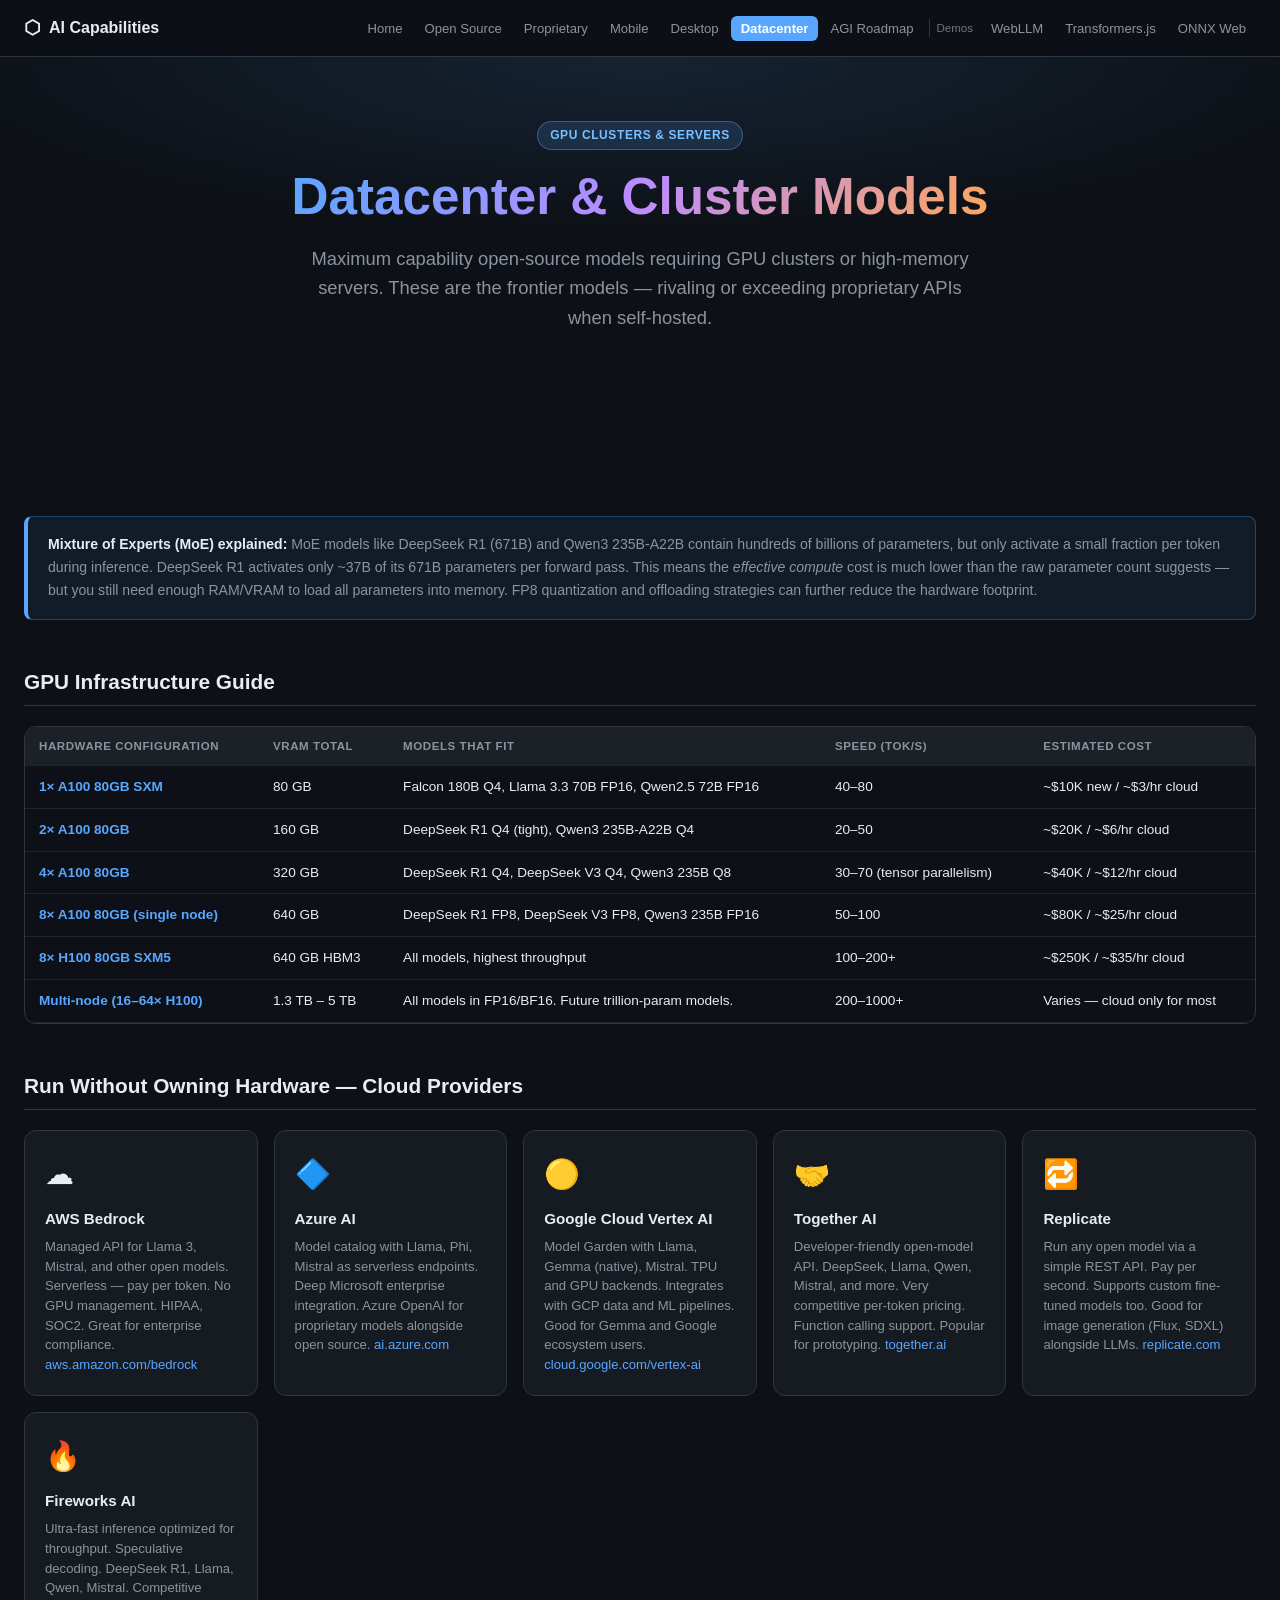
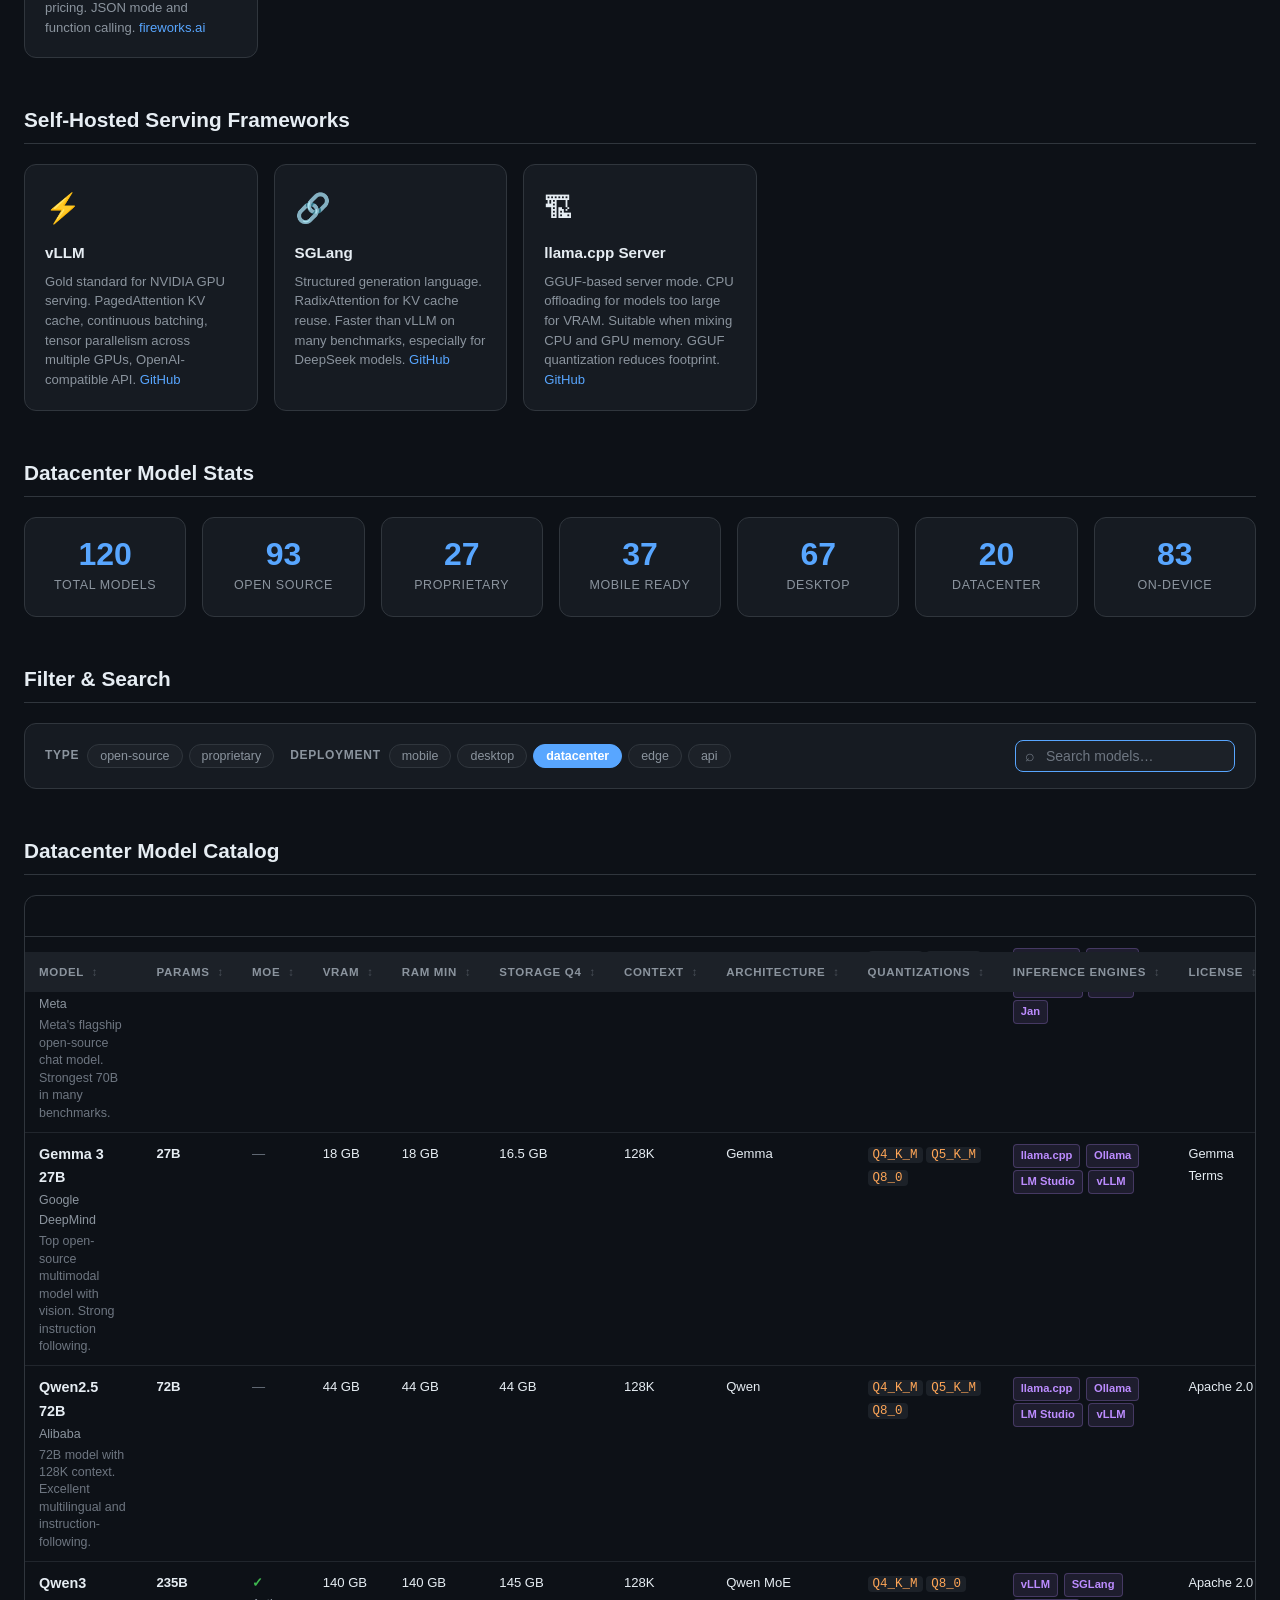
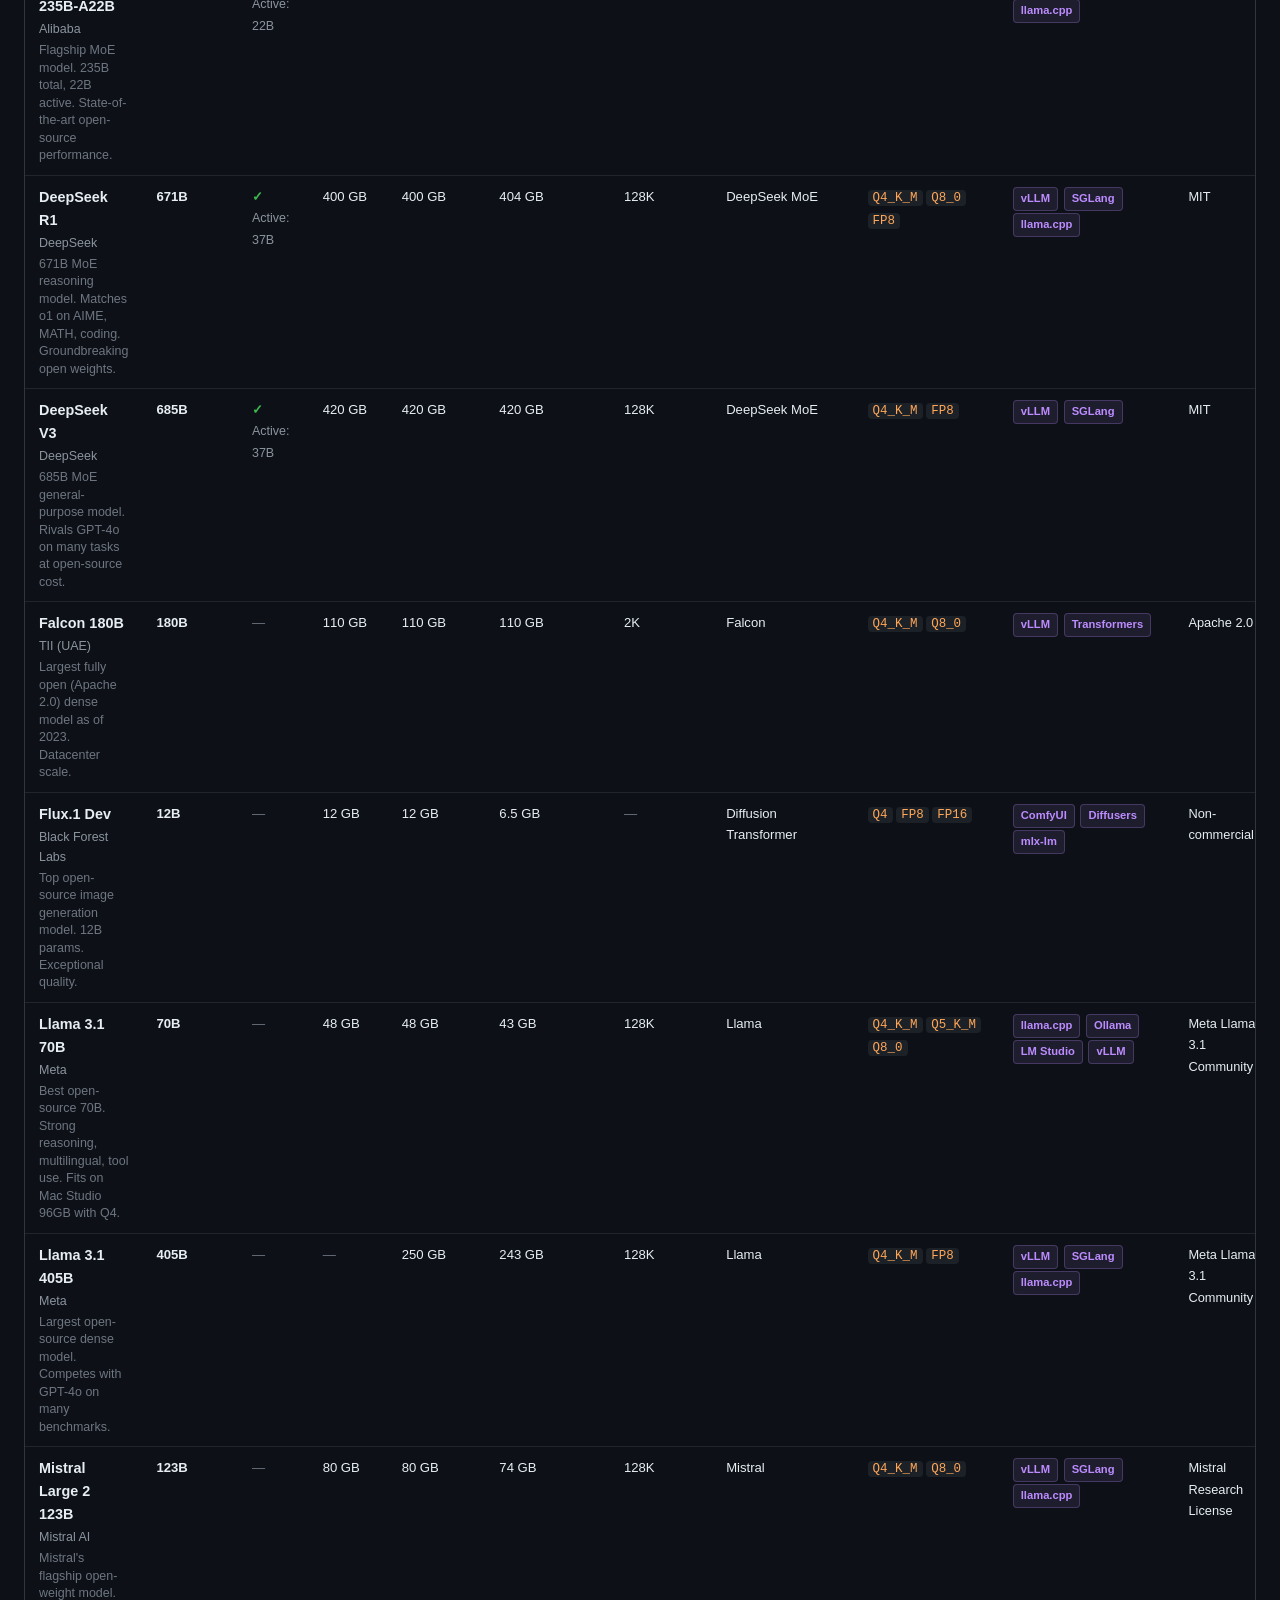
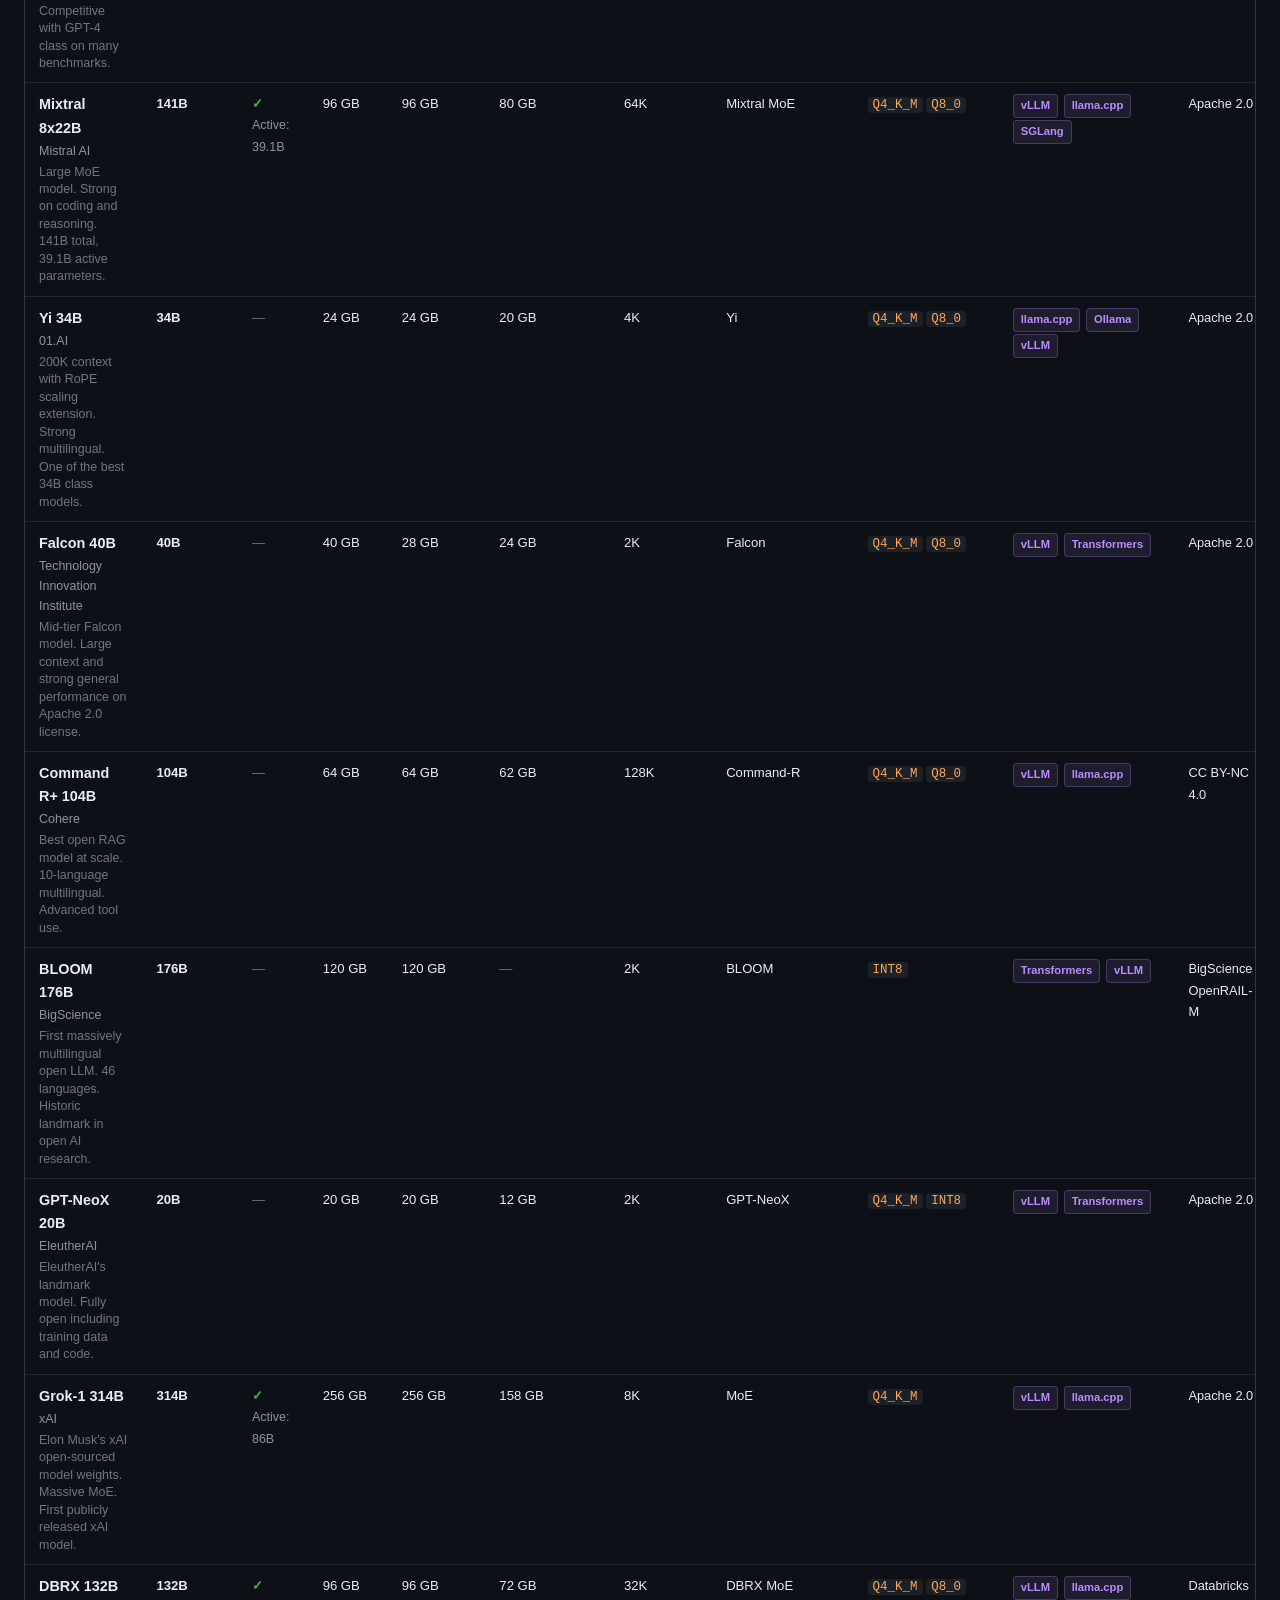
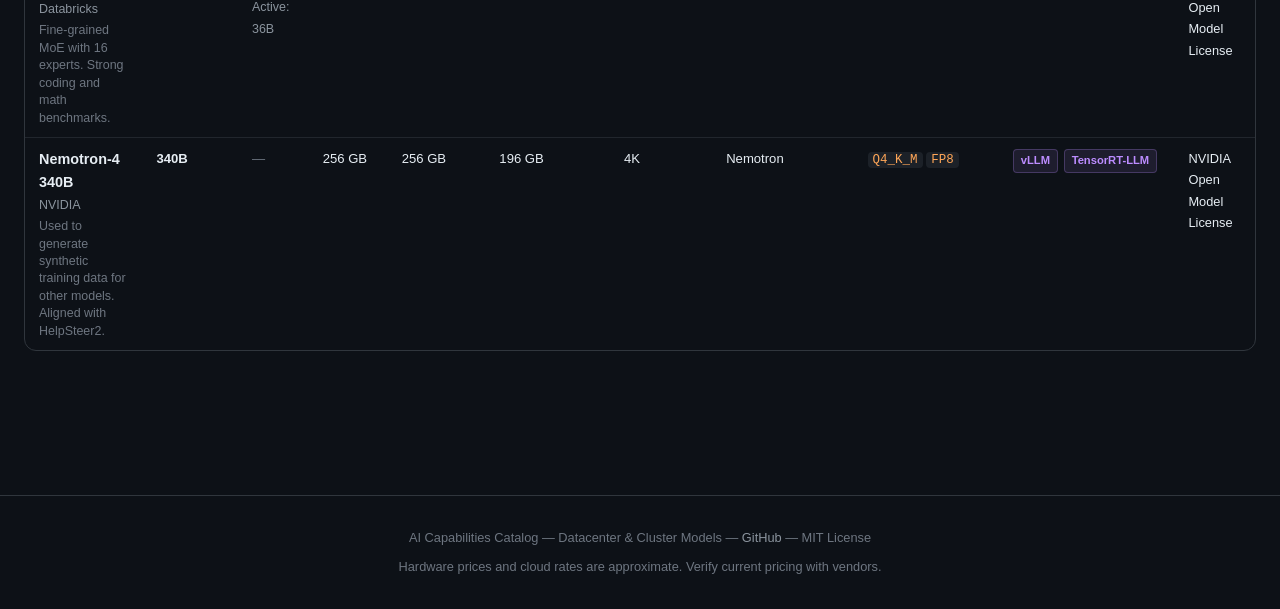
<file: pages/datacenter.html>
<!DOCTYPE html>
<html lang="en">
<head>
  <meta charset="UTF-8">
  <meta name="viewport" content="width=device-width, initial-scale=1.0">
  <title>Datacenter &amp; Cluster AI Models — AI Capabilities Catalog</title>
  <meta name="description" content="Maximum capability models requiring GPU clusters. DeepSeek R1, DeepSeek V3, Qwen3 235B, Falcon 180B. Infrastructure guides for A100, H100, multi-node. Cloud providers included.">
  <link rel="stylesheet" href="../assets/css/styles.css">
</head>
<body>

  <!-- ============================================================
       NAVBAR
  ============================================================ -->
  <nav class="navbar">
    <div class="navbar-inner">
      <a href="../index.html" class="nav-brand">
        <span class="brand-icon">⬡</span> AI Capabilities
      </a>
      <ul class="nav-links">
        <li><a href="../index.html" class="nav-link">Home</a></li>
        <li><a href="open-source.html" class="nav-link">Open Source</a></li>
        <li><a href="proprietary.html" class="nav-link">Proprietary</a></li>
        <li><a href="mobile.html" class="nav-link">Mobile</a></li>
        <li><a href="desktop.html" class="nav-link">Desktop</a></li>
        <li><a href="datacenter.html" class="nav-link active">Datacenter</a></li>
        <li><a href="agi-roadmap.html" class="nav-link">AGI Roadmap</a></li>
        <span class="nav-demos-label">Demos</span>
        <li><a href="../demos/webllm/index.html" class="nav-link">WebLLM</a></li>
        <li><a href="../demos/transformers-js/index.html" class="nav-link">Transformers.js</a></li>
        <li><a href="../demos/onnx-web/index.html" class="nav-link">ONNX Web</a></li>
      </ul>
    </div>
  </nav>

  <!-- ============================================================
       HERO
  ============================================================ -->
  <header class="hero">
    <div class="page-container">
      <div class="hero-badge">GPU Clusters &amp; Servers</div>
      <h1 class="hero-title">
        <span class="text-gradient">Datacenter &amp; Cluster Models</span>
      </h1>
      <p class="hero-subtitle">
        Maximum capability open-source models requiring GPU clusters or high-memory servers.
        These are the frontier models — rivaling or exceeding proprietary APIs when self-hosted.
      </p>
    </div>
  </header>

  <main class="page-container">

    <!-- MoE explanation -->
    <section class="section">
      <div class="info-box">
        <strong>Mixture of Experts (MoE) explained:</strong> MoE models like DeepSeek R1 (671B) and Qwen3 235B-A22B
        contain hundreds of billions of parameters, but only activate a small fraction per token during inference.
        DeepSeek R1 activates only ~37B of its 671B parameters per forward pass. This means the
        <em>effective compute</em> cost is much lower than the raw parameter count suggests — but you still
        need enough RAM/VRAM to load all parameters into memory. FP8 quantization and offloading strategies
        can further reduce the hardware footprint.
      </div>
    </section>

    <!-- Infrastructure guide -->
    <section class="section">
      <h2 class="section-title">GPU Infrastructure Guide</h2>
      <div class="table-wrapper">
        <table class="tier-table">
          <thead>
            <tr>
              <th>Hardware Configuration</th>
              <th>VRAM Total</th>
              <th>Models That Fit</th>
              <th>Speed (tok/s)</th>
              <th>Estimated Cost</th>
            </tr>
          </thead>
          <tbody>
            <tr>
              <td>1× A100 80GB SXM</td>
              <td>80 GB</td>
              <td>Falcon 180B Q4, Llama 3.3 70B FP16, Qwen2.5 72B FP16</td>
              <td>40–80</td>
              <td>~$10K new / ~$3/hr cloud</td>
            </tr>
            <tr>
              <td>2× A100 80GB</td>
              <td>160 GB</td>
              <td>DeepSeek R1 Q4 (tight), Qwen3 235B-A22B Q4</td>
              <td>20–50</td>
              <td>~$20K / ~$6/hr cloud</td>
            </tr>
            <tr>
              <td>4× A100 80GB</td>
              <td>320 GB</td>
              <td>DeepSeek R1 Q4, DeepSeek V3 Q4, Qwen3 235B Q8</td>
              <td>30–70 (tensor parallelism)</td>
              <td>~$40K / ~$12/hr cloud</td>
            </tr>
            <tr>
              <td>8× A100 80GB (single node)</td>
              <td>640 GB</td>
              <td>DeepSeek R1 FP8, DeepSeek V3 FP8, Qwen3 235B FP16</td>
              <td>50–100</td>
              <td>~$80K / ~$25/hr cloud</td>
            </tr>
            <tr>
              <td>8× H100 80GB SXM5</td>
              <td>640 GB HBM3</td>
              <td>All models, highest throughput</td>
              <td>100–200+</td>
              <td>~$250K / ~$35/hr cloud</td>
            </tr>
            <tr>
              <td>Multi-node (16–64× H100)</td>
              <td>1.3 TB – 5 TB</td>
              <td>All models in FP16/BF16. Future trillion-param models.</td>
              <td>200–1000+</td>
              <td>Varies — cloud only for most</td>
            </tr>
          </tbody>
        </table>
      </div>
    </section>

    <!-- Cloud providers -->
    <section class="section">
      <h2 class="section-title">Run Without Owning Hardware — Cloud Providers</h2>
      <div class="feature-grid">
        <div class="feature-card">
          <div class="feature-card-icon">☁</div>
          <div class="feature-card-title">AWS Bedrock</div>
          <div class="feature-card-desc">
            Managed API for Llama 3, Mistral, and other open models. Serverless — pay per token.
            No GPU management. HIPAA, SOC2. Great for enterprise compliance.
            <a href="https://aws.amazon.com/bedrock/" target="_blank" rel="noopener">aws.amazon.com/bedrock</a>
          </div>
        </div>
        <div class="feature-card">
          <div class="feature-card-icon">🔷</div>
          <div class="feature-card-title">Azure AI</div>
          <div class="feature-card-desc">
            Model catalog with Llama, Phi, Mistral as serverless endpoints. Deep Microsoft
            enterprise integration. Azure OpenAI for proprietary models alongside open source.
            <a href="https://ai.azure.com" target="_blank" rel="noopener">ai.azure.com</a>
          </div>
        </div>
        <div class="feature-card">
          <div class="feature-card-icon">🟡</div>
          <div class="feature-card-title">Google Cloud Vertex AI</div>
          <div class="feature-card-desc">
            Model Garden with Llama, Gemma (native), Mistral. TPU and GPU backends.
            Integrates with GCP data and ML pipelines. Good for Gemma and Google ecosystem users.
            <a href="https://cloud.google.com/vertex-ai" target="_blank" rel="noopener">cloud.google.com/vertex-ai</a>
          </div>
        </div>
        <div class="feature-card">
          <div class="feature-card-icon">🤝</div>
          <div class="feature-card-title">Together AI</div>
          <div class="feature-card-desc">
            Developer-friendly open-model API. DeepSeek, Llama, Qwen, Mistral, and more.
            Very competitive per-token pricing. Function calling support. Popular for prototyping.
            <a href="https://together.ai" target="_blank" rel="noopener">together.ai</a>
          </div>
        </div>
        <div class="feature-card">
          <div class="feature-card-icon">🔁</div>
          <div class="feature-card-title">Replicate</div>
          <div class="feature-card-desc">
            Run any open model via a simple REST API. Pay per second. Supports custom
            fine-tuned models too. Good for image generation (Flux, SDXL) alongside LLMs.
            <a href="https://replicate.com" target="_blank" rel="noopener">replicate.com</a>
          </div>
        </div>
        <div class="feature-card">
          <div class="feature-card-icon">🔥</div>
          <div class="feature-card-title">Fireworks AI</div>
          <div class="feature-card-desc">
            Ultra-fast inference optimized for throughput. Speculative decoding. DeepSeek R1,
            Llama, Qwen, Mistral. Competitive pricing. JSON mode and function calling.
            <a href="https://fireworks.ai" target="_blank" rel="noopener">fireworks.ai</a>
          </div>
        </div>
      </div>
    </section>

    <!-- Serving frameworks -->
    <section class="section">
      <h2 class="section-title">Self-Hosted Serving Frameworks</h2>
      <div class="feature-grid">
        <div class="feature-card">
          <div class="feature-card-icon">⚡</div>
          <div class="feature-card-title">vLLM</div>
          <div class="feature-card-desc">
            Gold standard for NVIDIA GPU serving. PagedAttention KV cache, continuous batching,
            tensor parallelism across multiple GPUs, OpenAI-compatible API.
            <a href="https://github.com/vllm-project/vllm" target="_blank" rel="noopener">GitHub</a>
          </div>
        </div>
        <div class="feature-card">
          <div class="feature-card-icon">🔗</div>
          <div class="feature-card-title">SGLang</div>
          <div class="feature-card-desc">
            Structured generation language. RadixAttention for KV cache reuse.
            Faster than vLLM on many benchmarks, especially for DeepSeek models.
            <a href="https://github.com/sgl-project/sglang" target="_blank" rel="noopener">GitHub</a>
          </div>
        </div>
        <div class="feature-card">
          <div class="feature-card-icon">🏗</div>
          <div class="feature-card-title">llama.cpp Server</div>
          <div class="feature-card-desc">
            GGUF-based server mode. CPU offloading for models too large for VRAM.
            Suitable when mixing CPU and GPU memory. GGUF quantization reduces footprint.
            <a href="https://github.com/ggerganov/llama.cpp" target="_blank" rel="noopener">GitHub</a>
          </div>
        </div>
      </div>
    </section>

    <!-- Stats -->
    <section class="section">
      <h2 class="section-title">Datacenter Model Stats</h2>
      <div id="stats"></div>
    </section>

    <!-- Filters -->
    <section class="section">
      <h2 class="section-title">Filter &amp; Search</h2>
      <div id="filters"></div>
    </section>

    <!-- Table -->
    <section class="section">
      <h2 class="section-title">Datacenter Model Catalog</h2>
      <div id="catalog"></div>
    </section>

  </main>

  <footer class="footer">
    <p>
      AI Capabilities Catalog &mdash; Datacenter &amp; Cluster Models &mdash;
      <a href="https://github.com/bpupadhyaya/ai-capabilities" target="_blank" rel="noopener">GitHub</a> &mdash;
      MIT License
    </p>
    <p style="margin-top:8px">Hardware prices and cloud rates are approximate. Verify current pricing with vendors.</p>
  </footer>

  <script src="../assets/js/catalog.js"></script>
  <script>
    Catalog.initPage({
      jsonPath: '../data/models.json',
      statsContainerId: 'stats',
      tableContainerId: 'catalog',
      filterContainerId: 'filters',
      defaultFilters: { deployment: ['datacenter'] },
      columns: [
        'name','params','moe','vram','ram_min','storage_q4','context',
        'architecture','quantizations','inference_engines','license','links'
      ],
      pageTitle: 'Datacenter & Cluster Models'
    });
  </script>
</body>
</html>
</file>
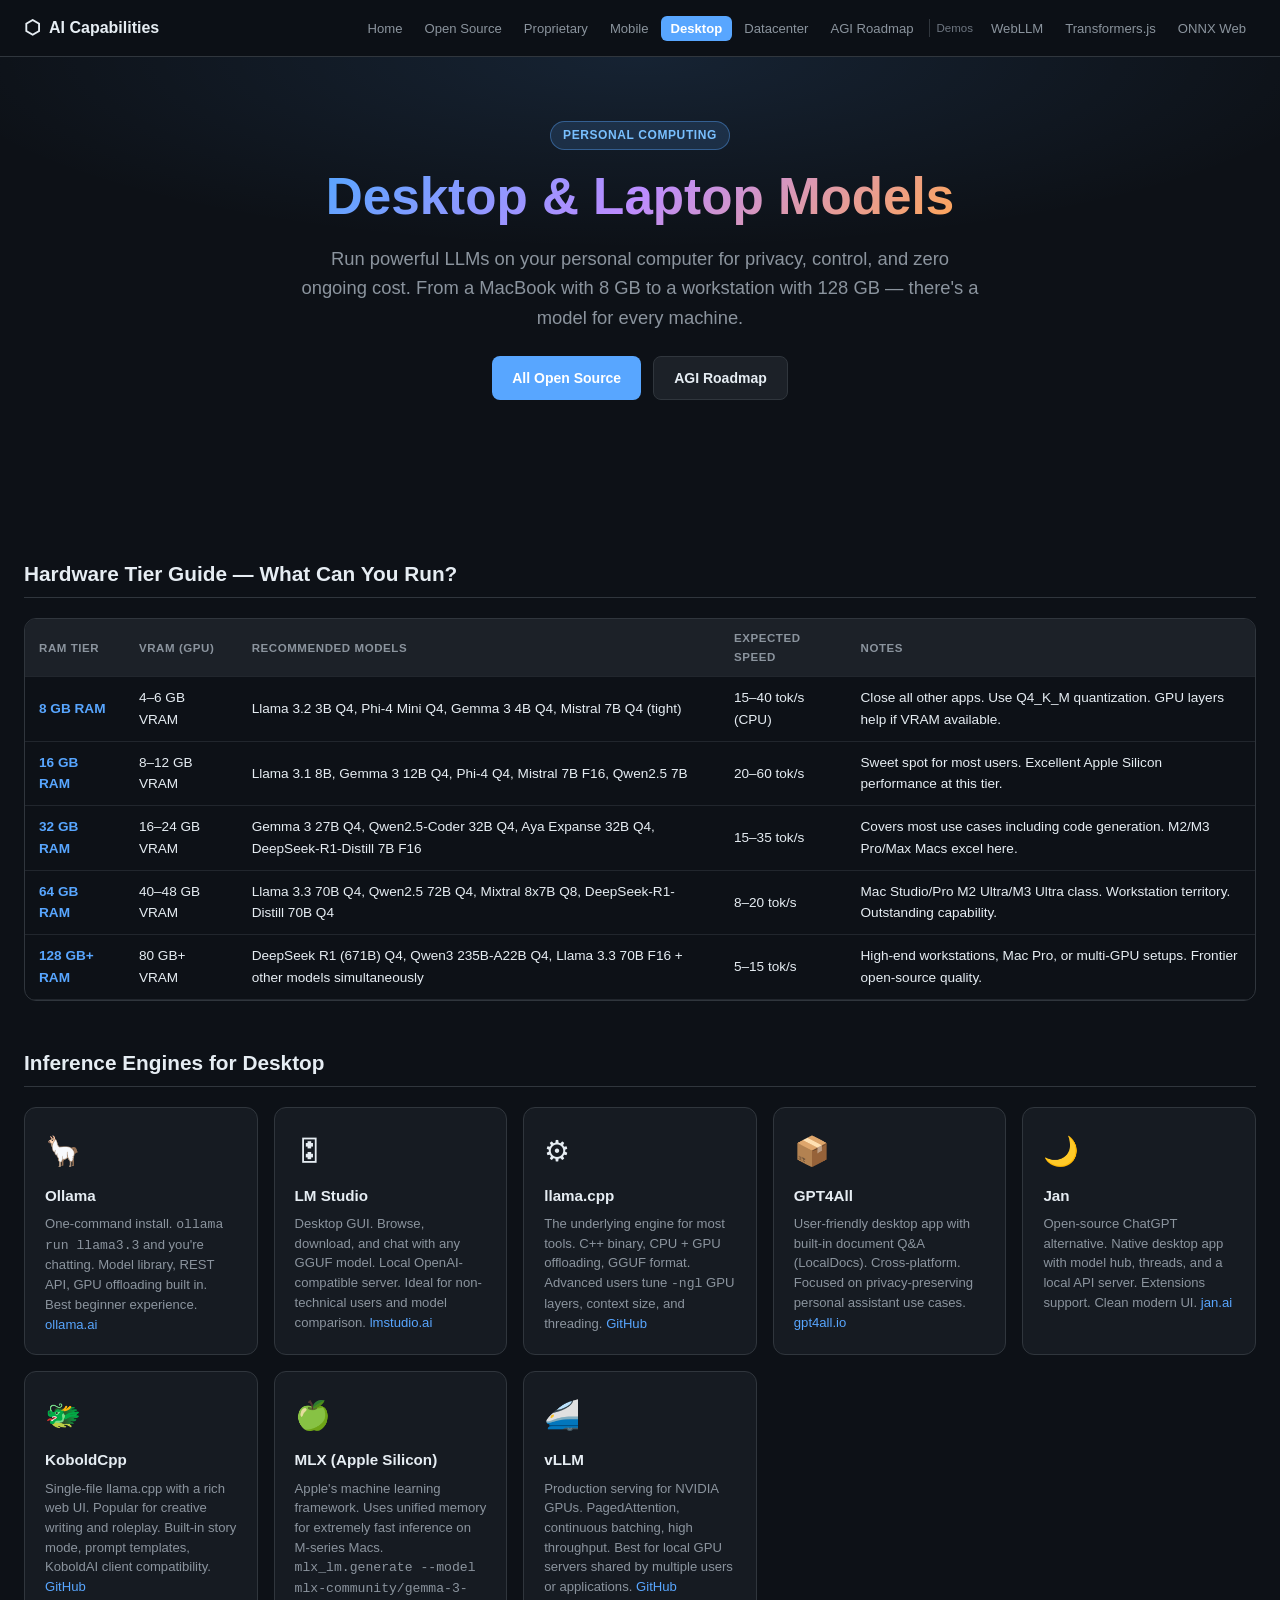
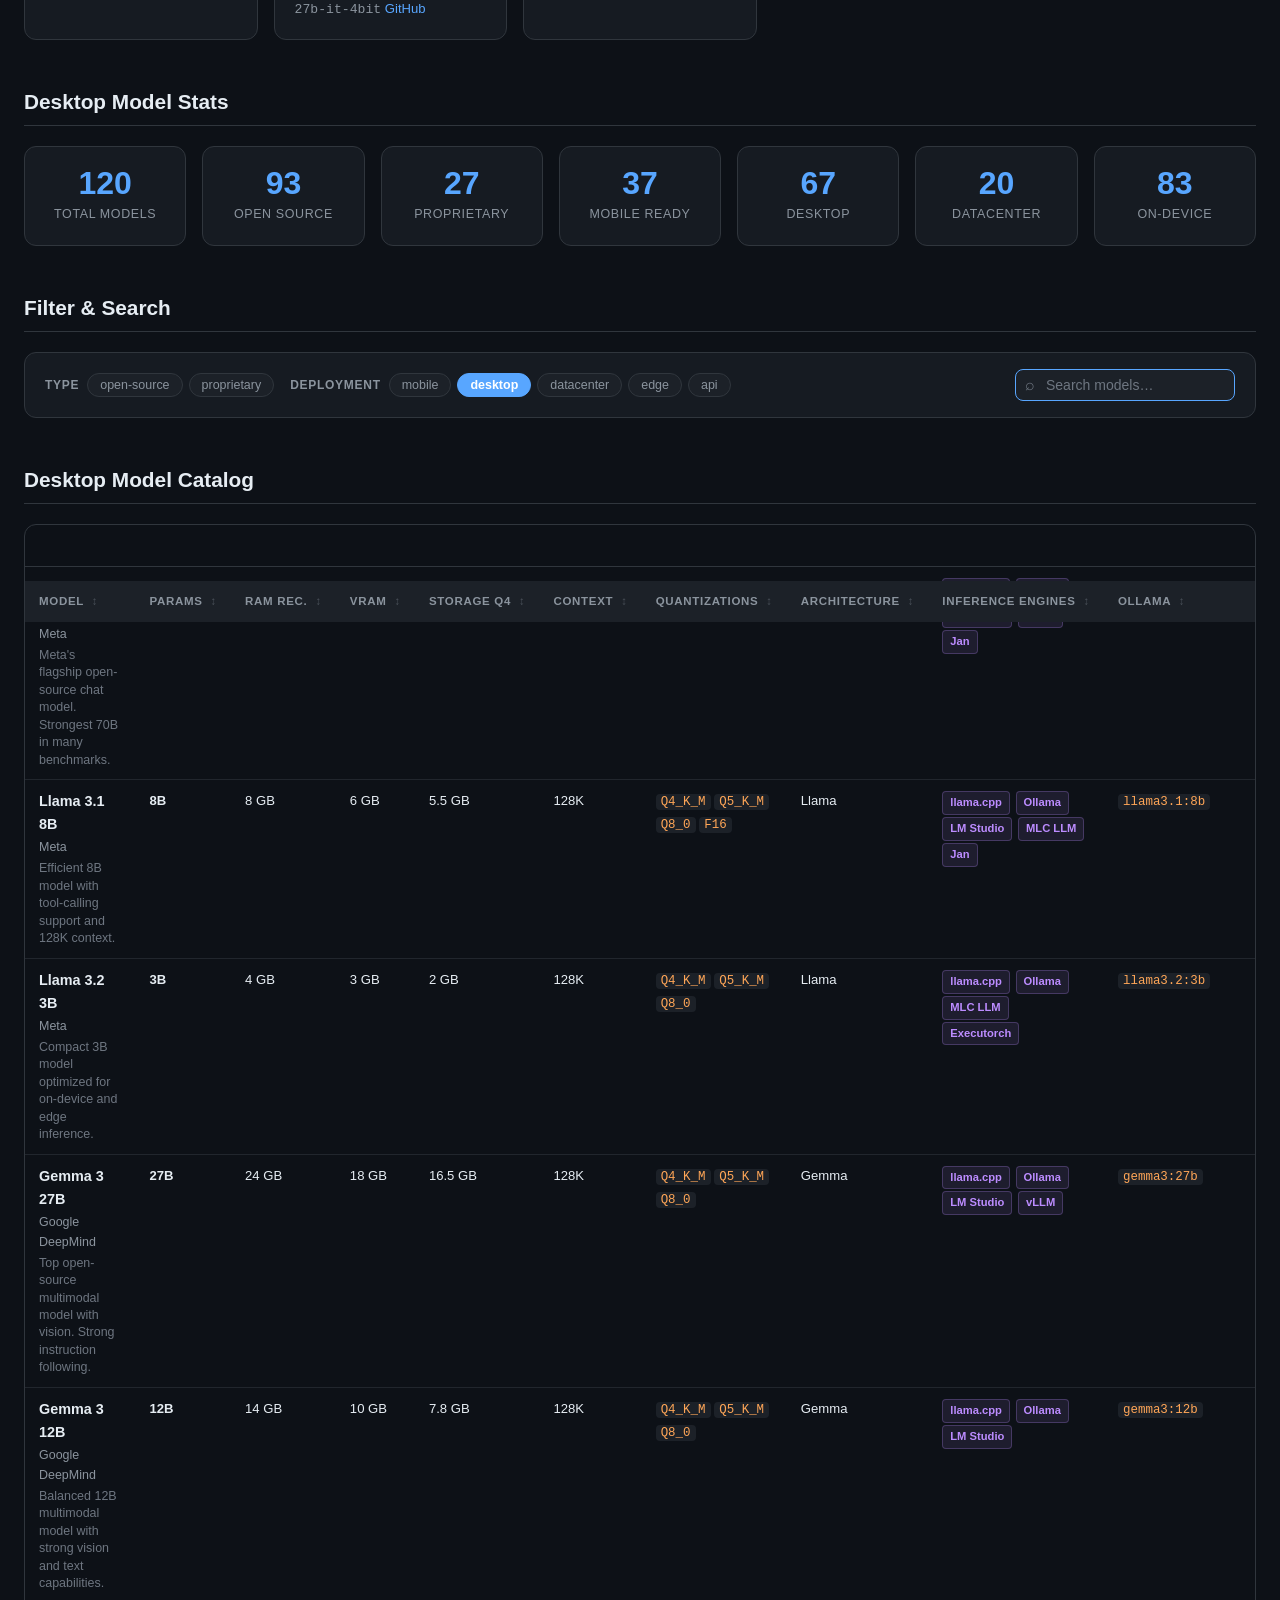
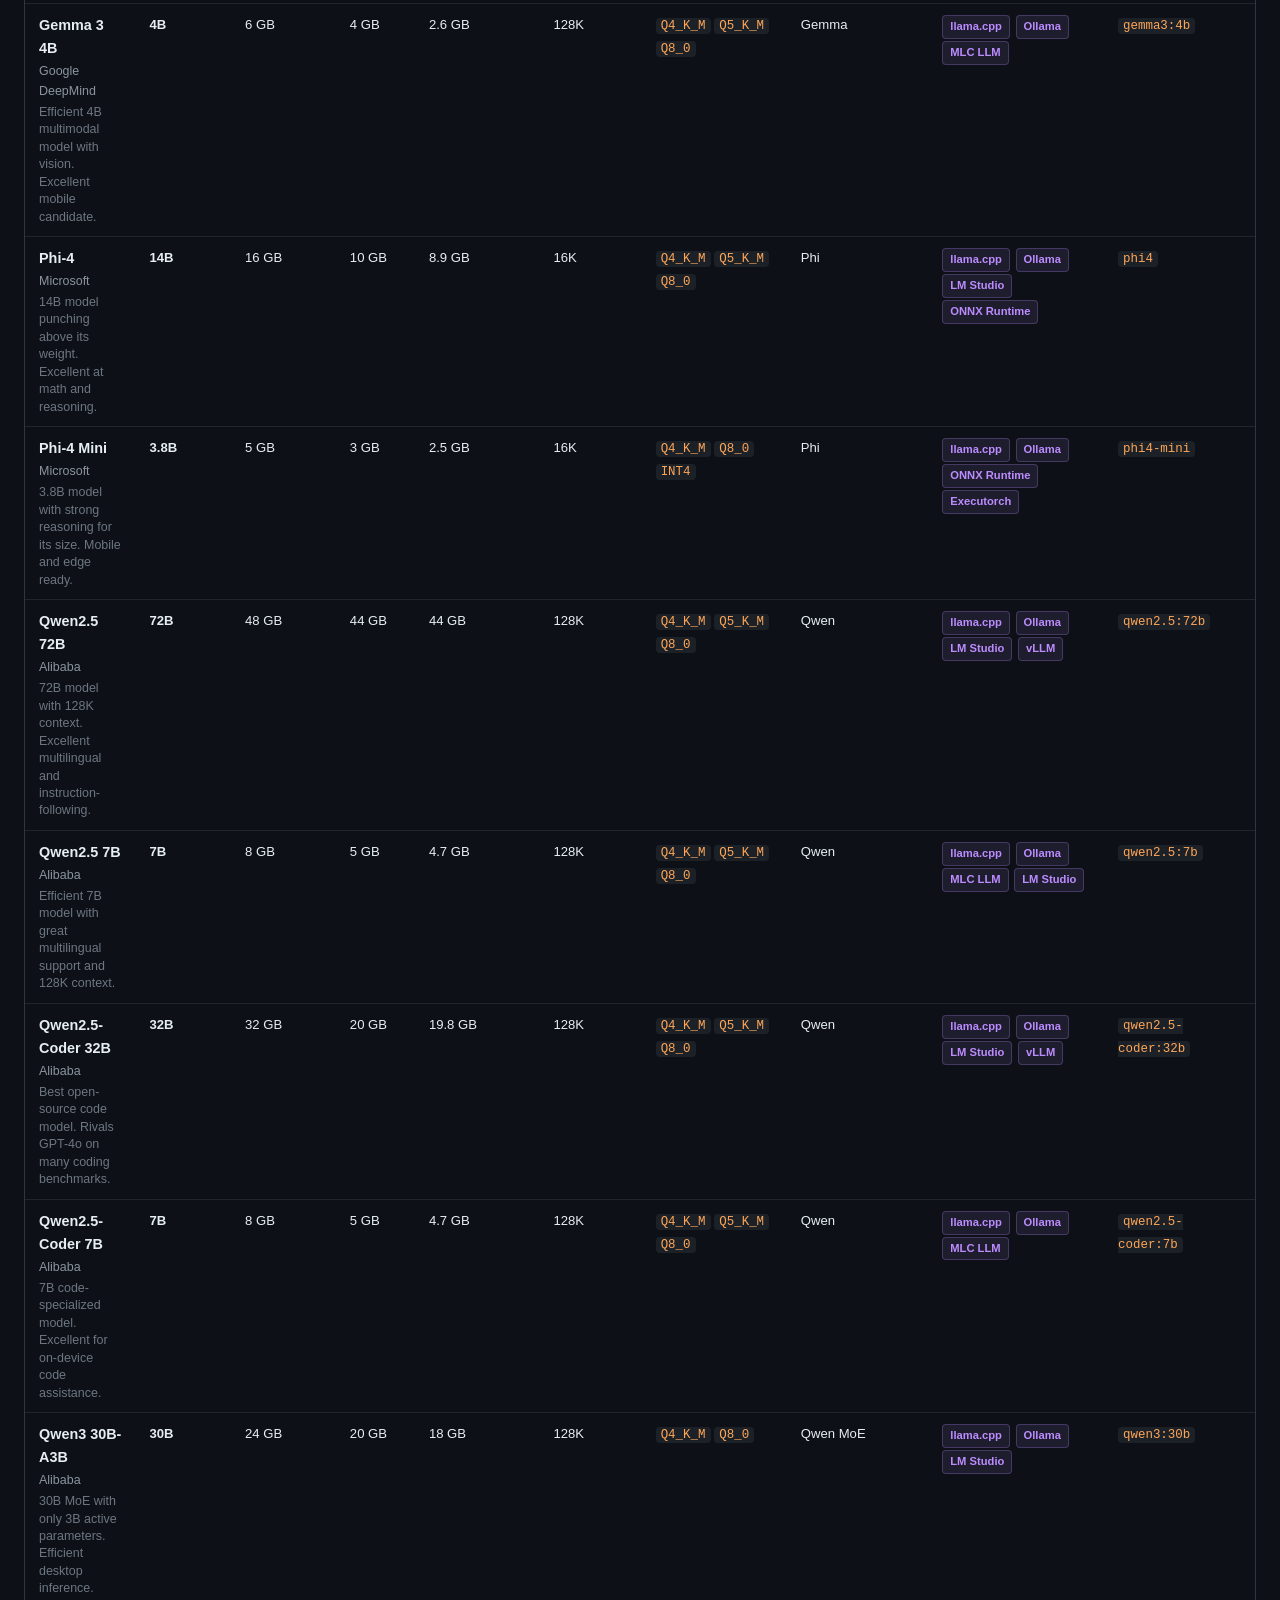
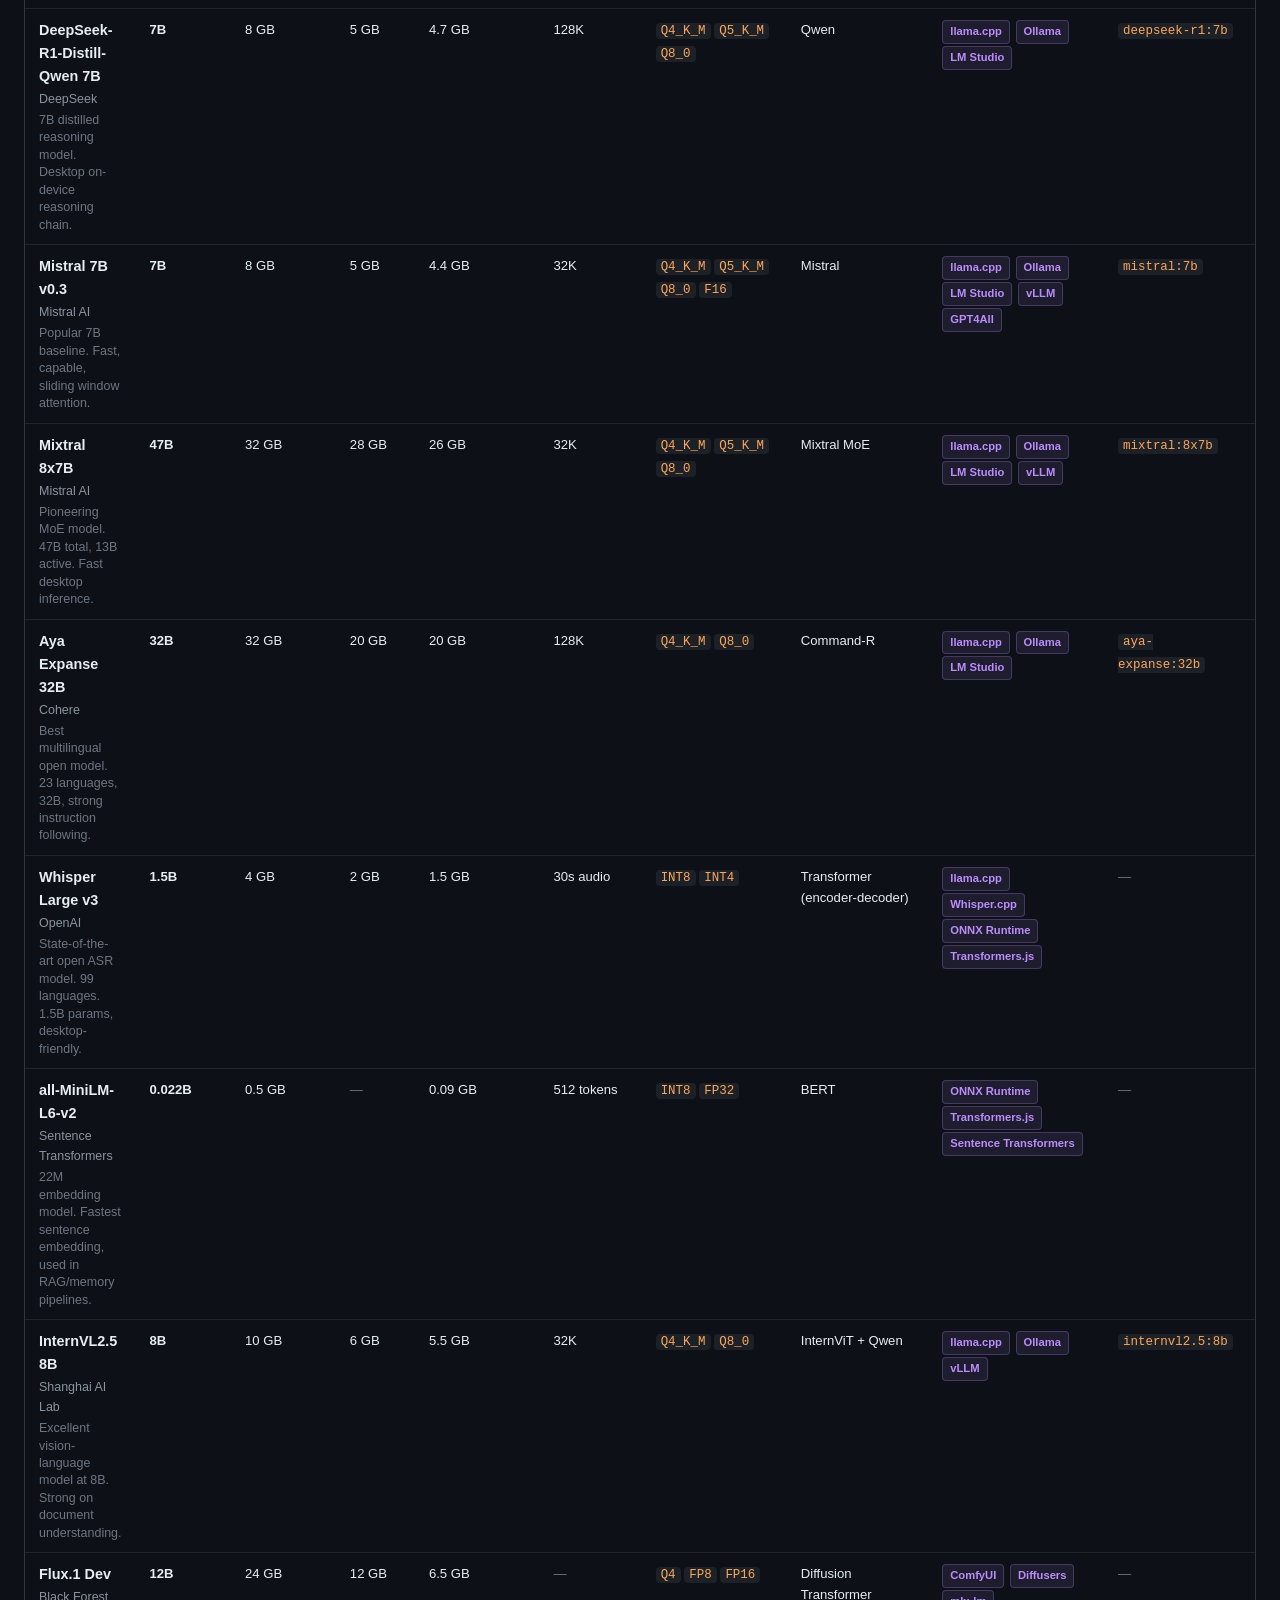
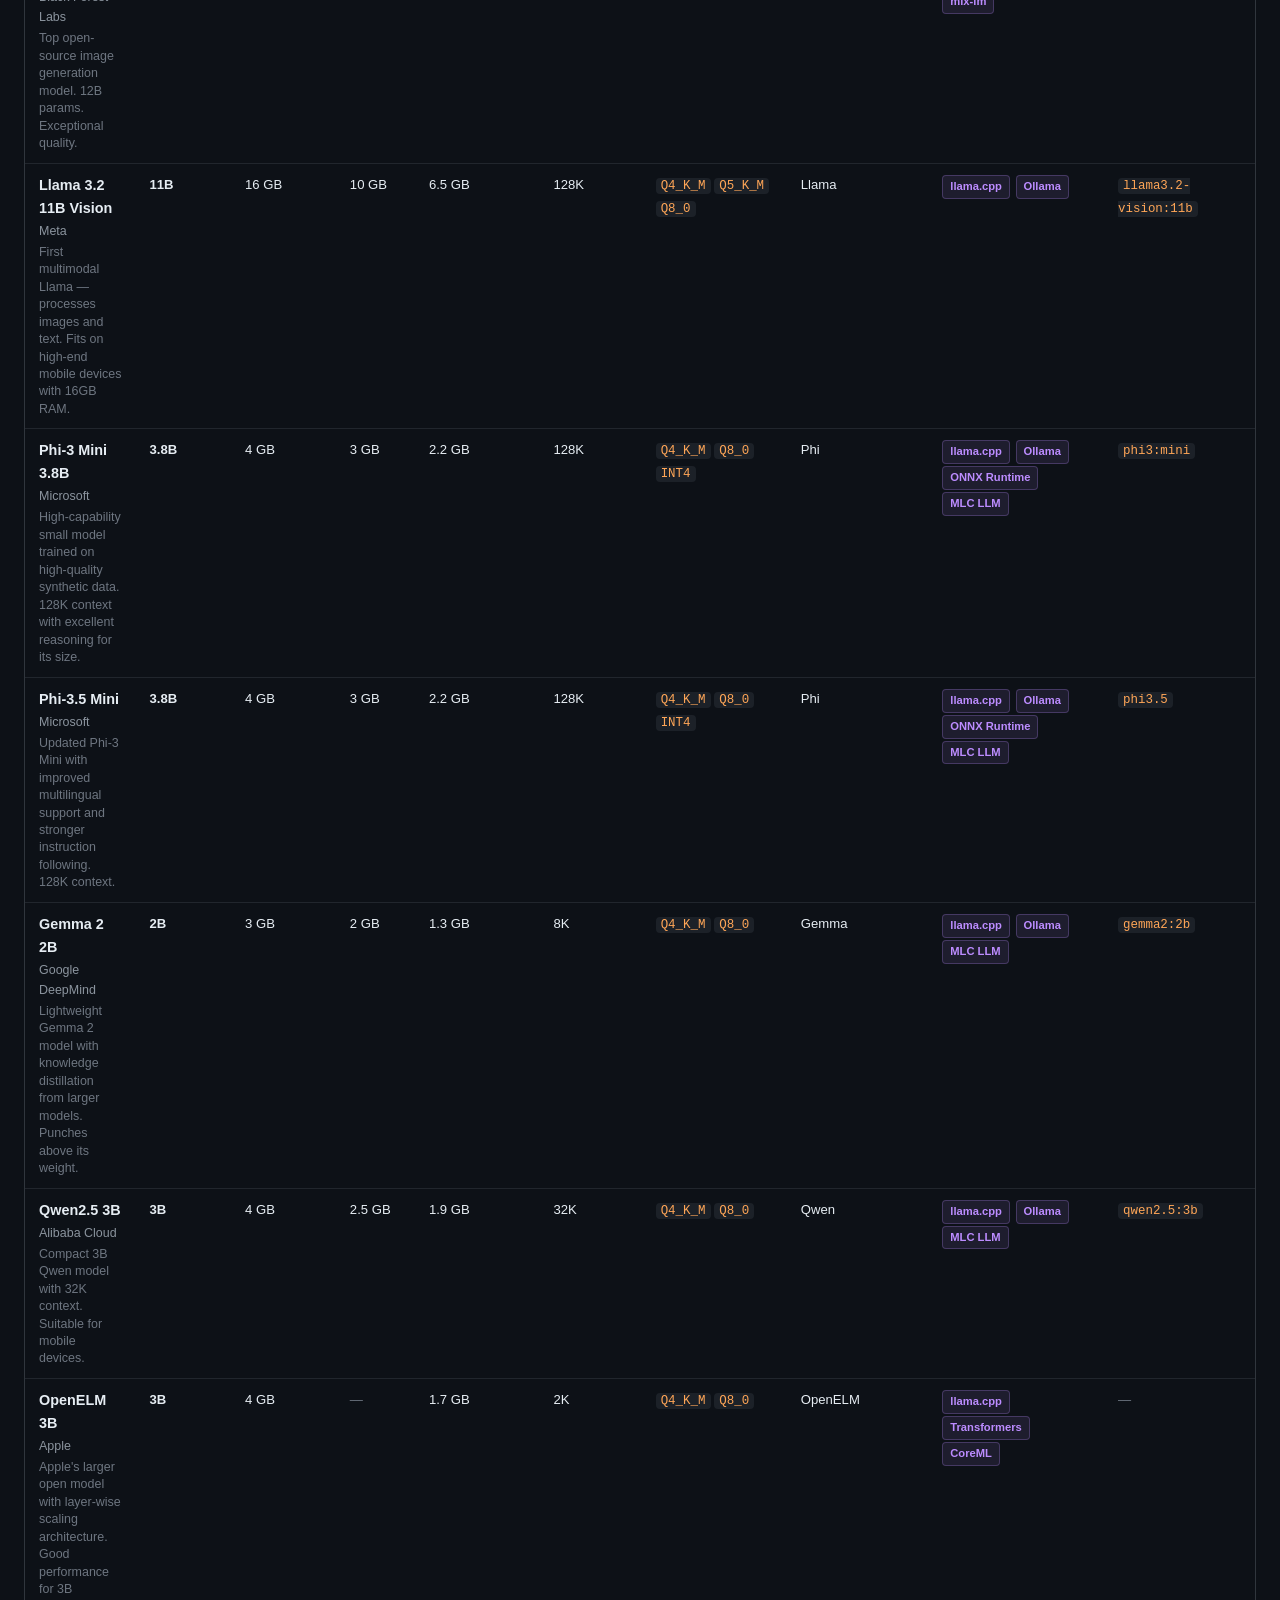
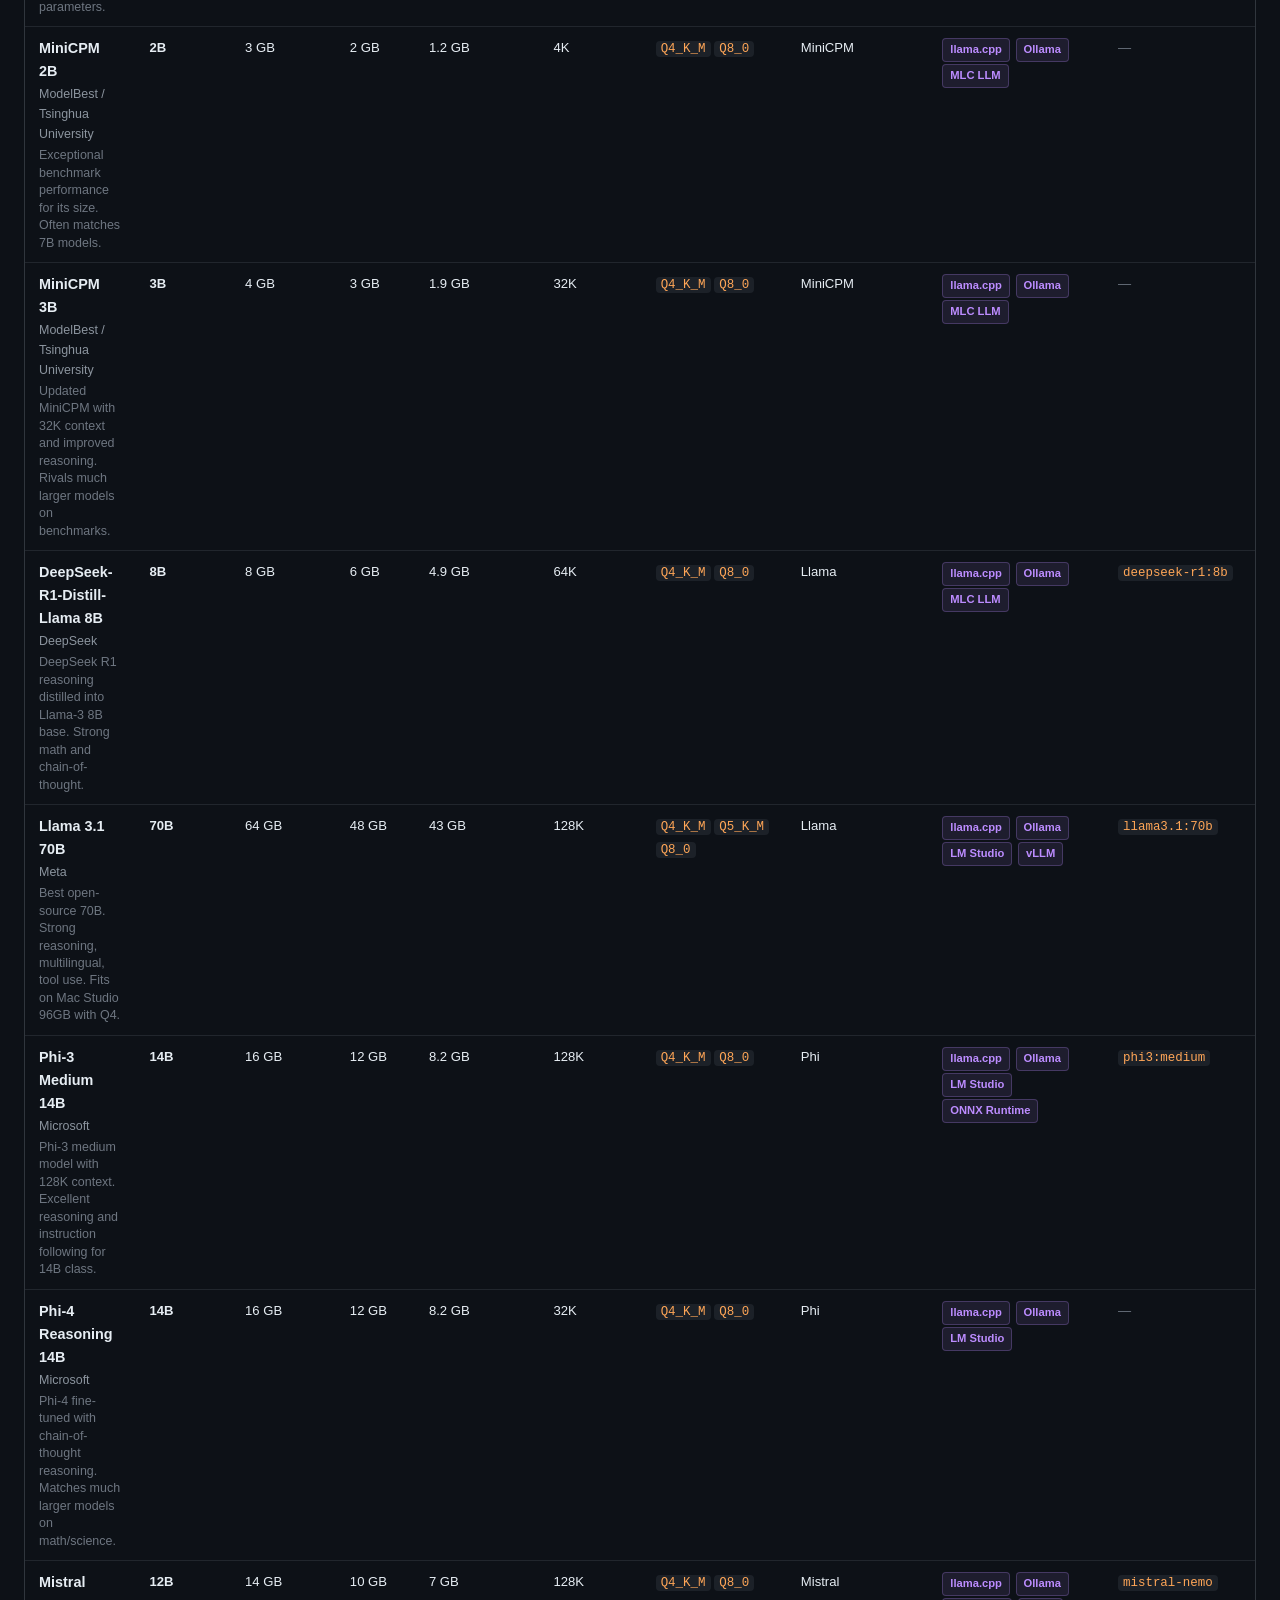
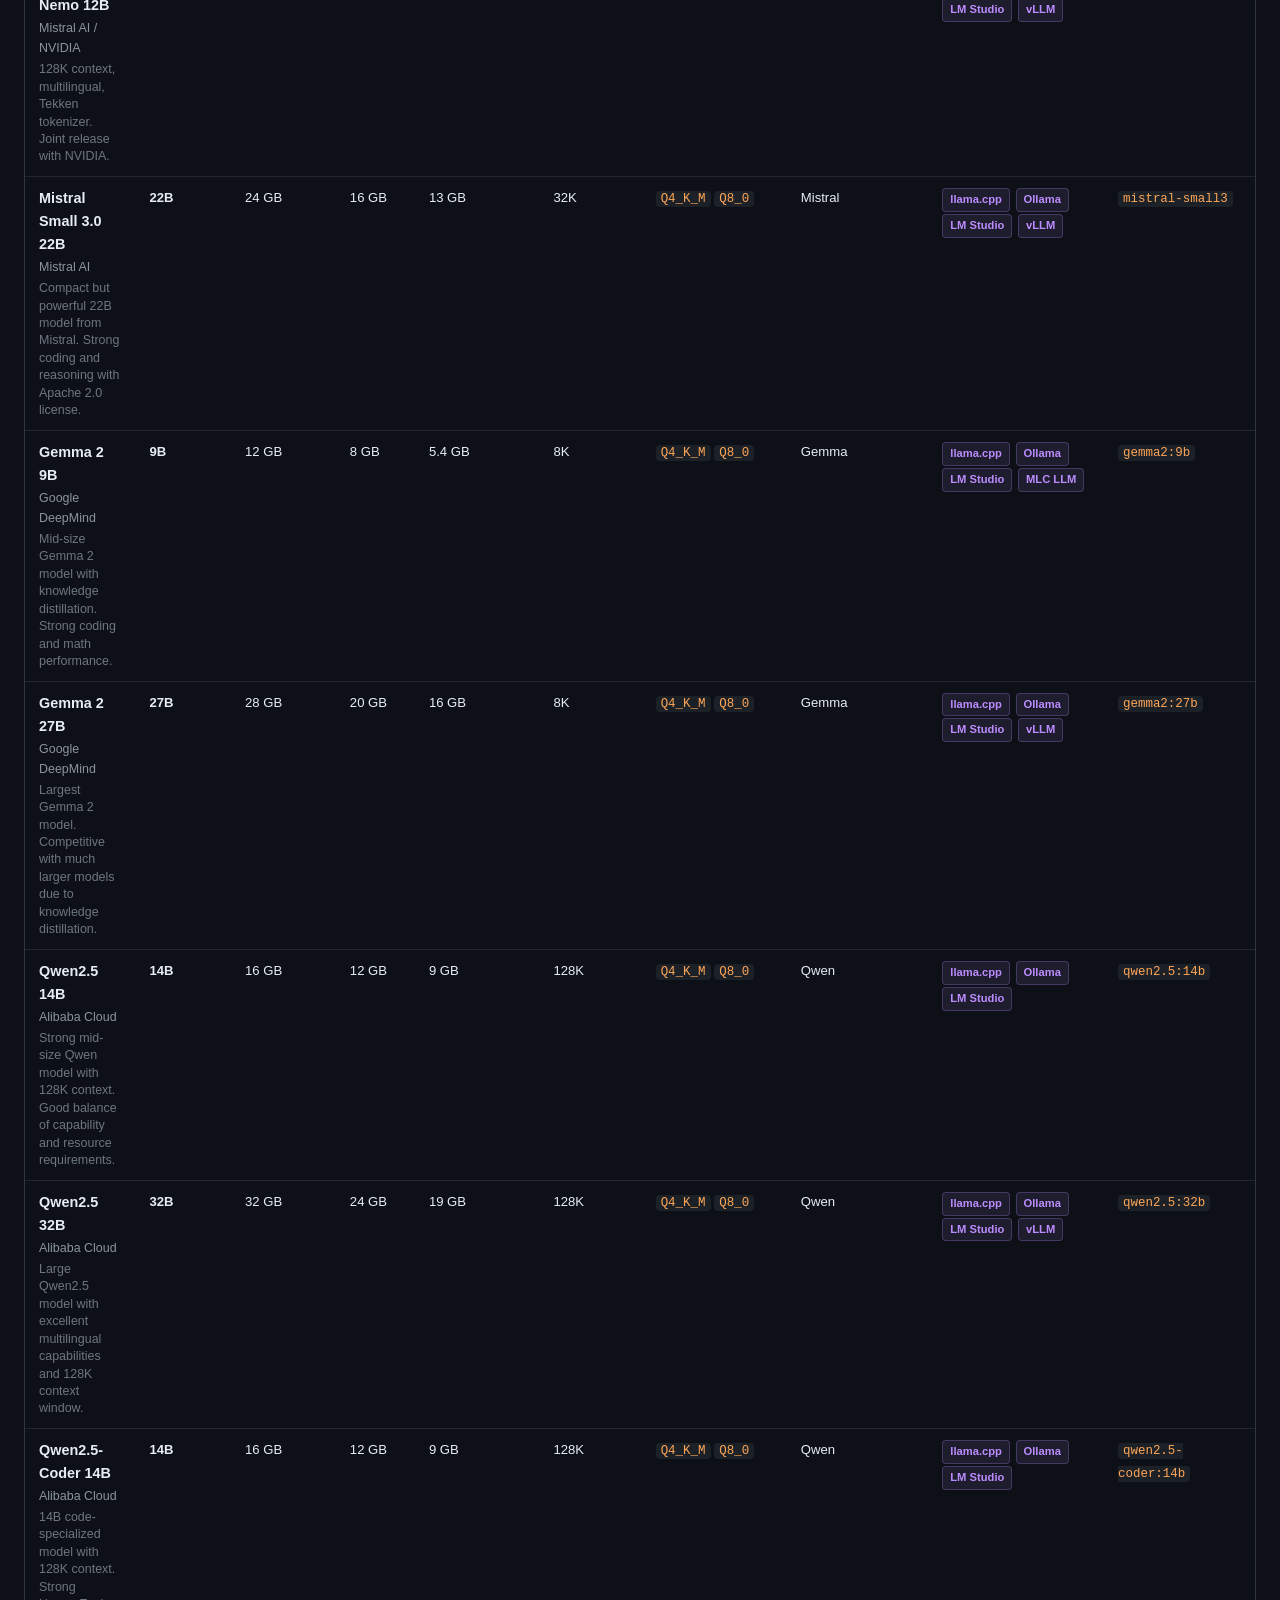
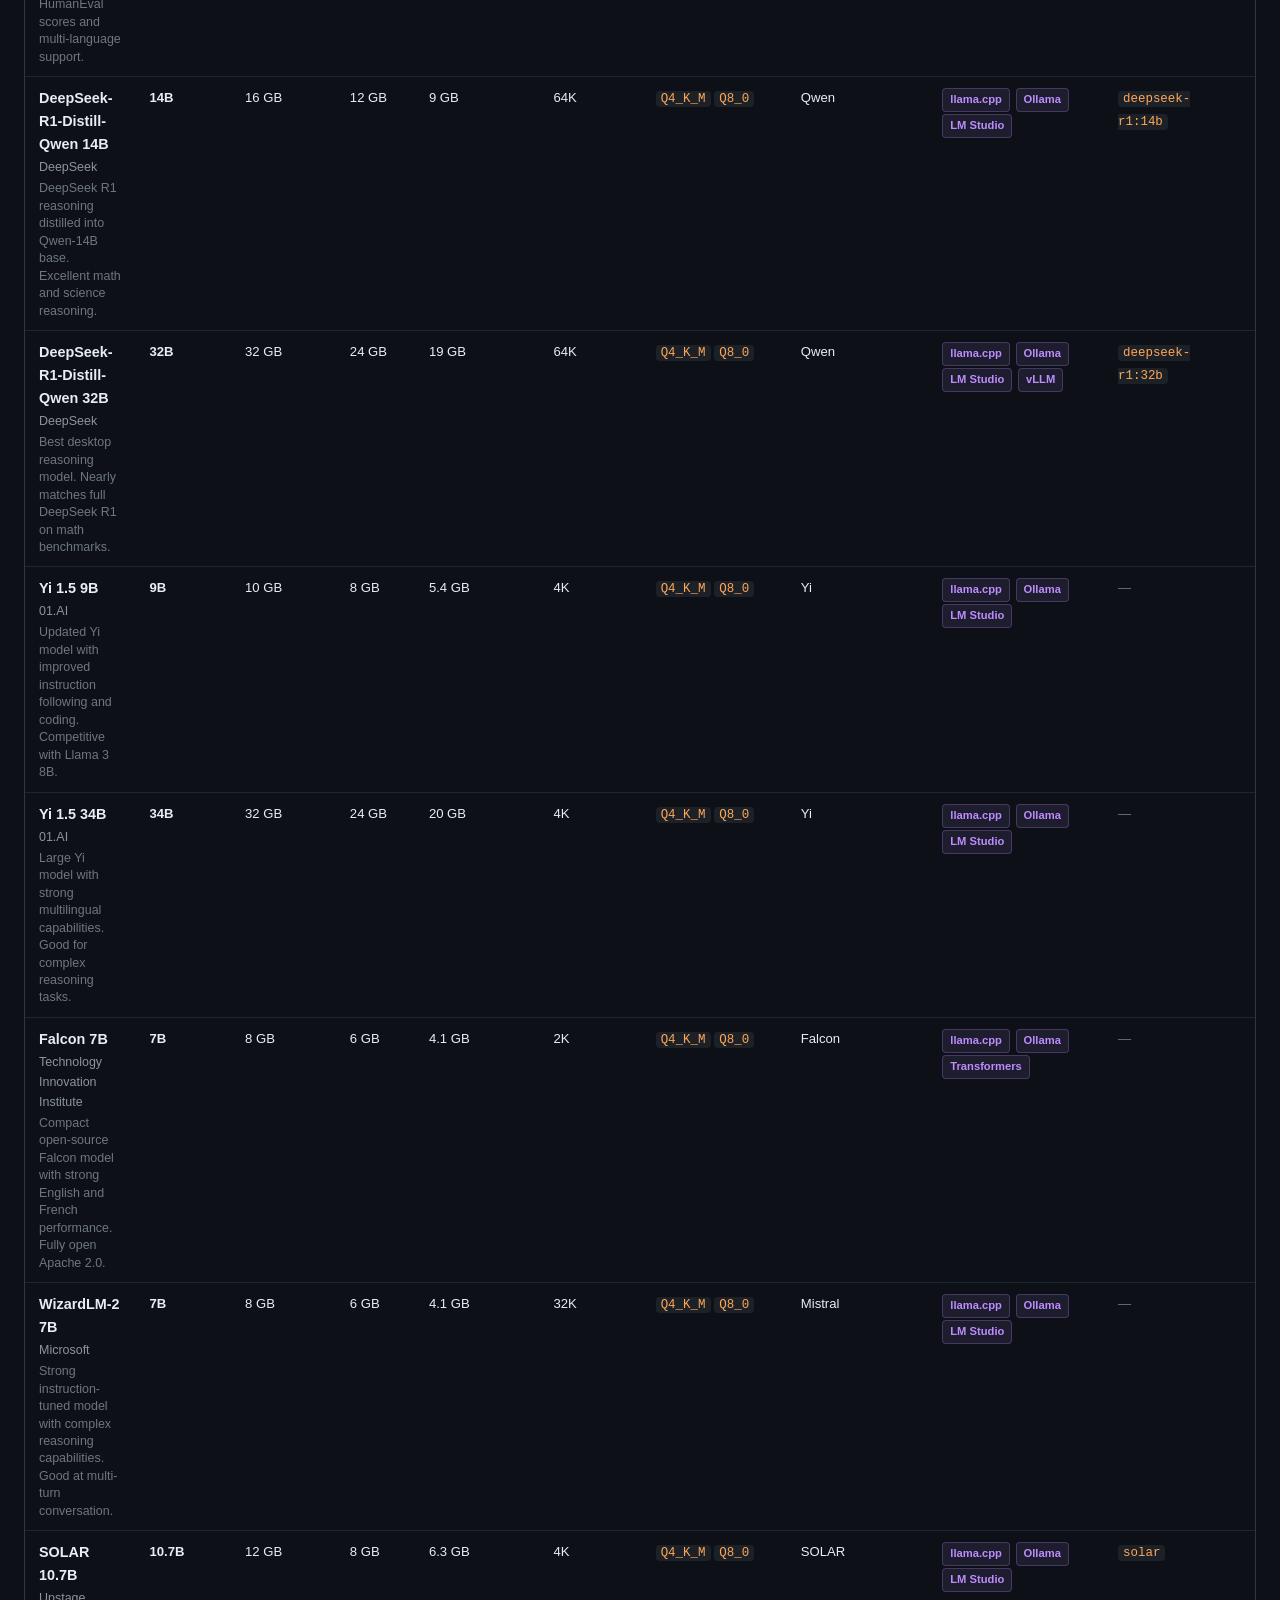
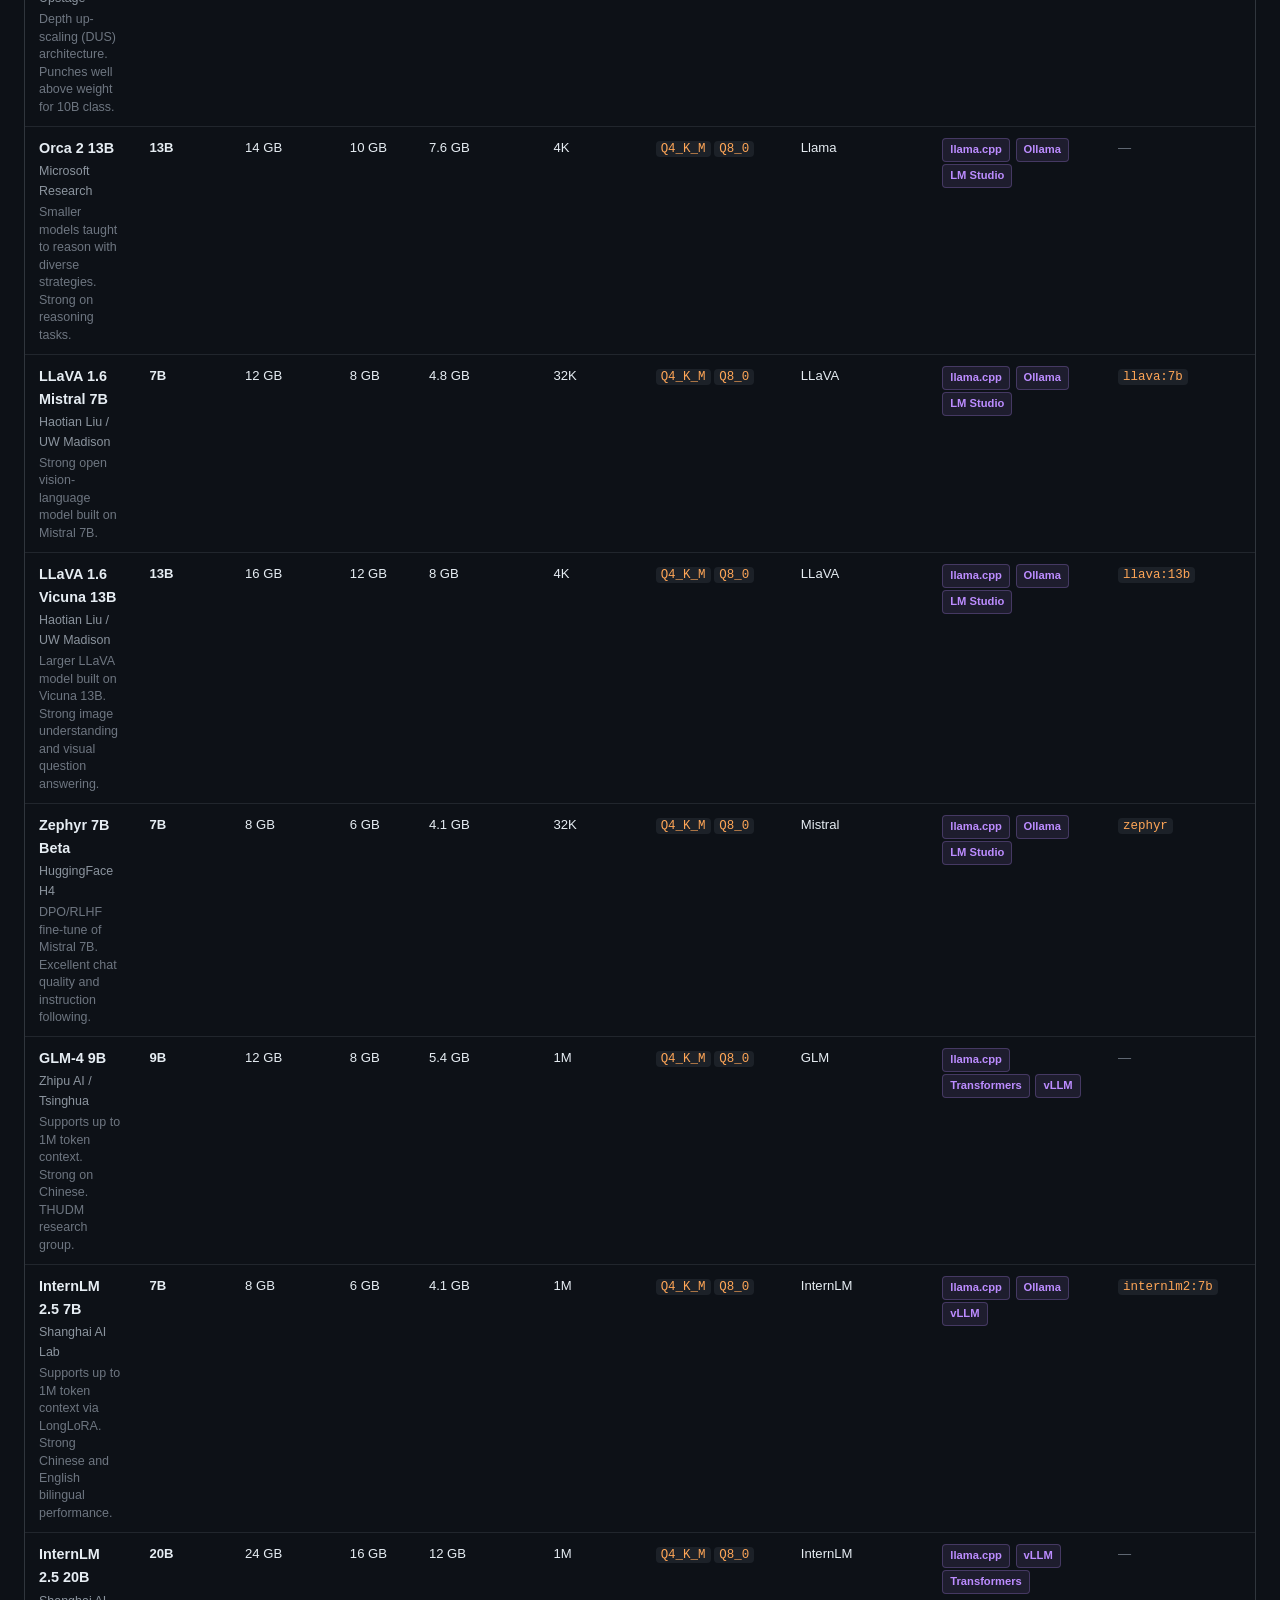
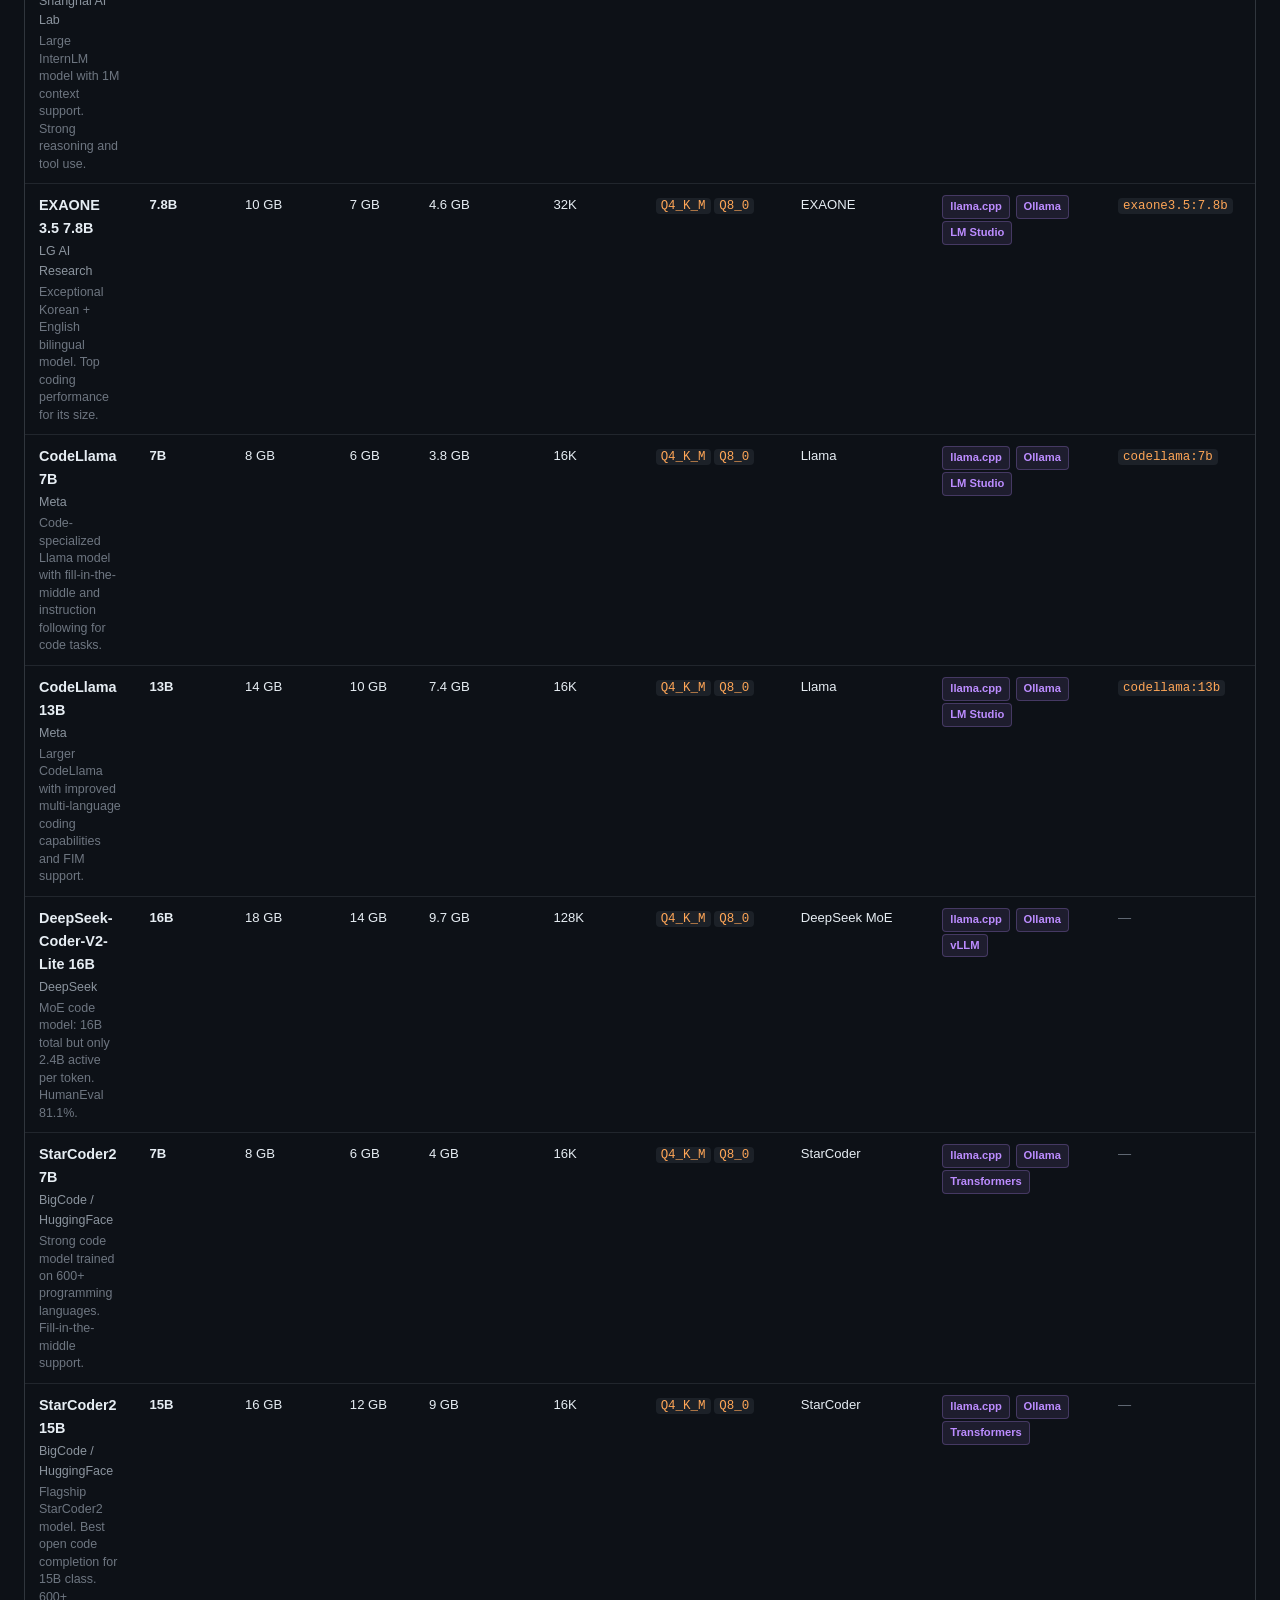
<file: pages/desktop.html>
<!DOCTYPE html>
<html lang="en">
<head>
  <meta charset="UTF-8">
  <meta name="viewport" content="width=device-width, initial-scale=1.0">
  <title>Desktop &amp; Laptop AI Models — AI Capabilities Catalog</title>
  <meta name="description" content="Run powerful LLMs on your personal computer. Hardware guides for 8GB, 16GB, 32GB, 64GB+ RAM. Ollama, LM Studio, llama.cpp, MLX, GPT4All — everything you need to run local AI.">
  <link rel="stylesheet" href="../assets/css/styles.css">
</head>
<body>

  <!-- ============================================================
       NAVBAR
  ============================================================ -->
  <nav class="navbar">
    <div class="navbar-inner">
      <a href="../index.html" class="nav-brand">
        <span class="brand-icon">⬡</span> AI Capabilities
      </a>
      <ul class="nav-links">
        <li><a href="../index.html" class="nav-link">Home</a></li>
        <li><a href="open-source.html" class="nav-link">Open Source</a></li>
        <li><a href="proprietary.html" class="nav-link">Proprietary</a></li>
        <li><a href="mobile.html" class="nav-link">Mobile</a></li>
        <li><a href="desktop.html" class="nav-link active">Desktop</a></li>
        <li><a href="datacenter.html" class="nav-link">Datacenter</a></li>
        <li><a href="agi-roadmap.html" class="nav-link">AGI Roadmap</a></li>
        <span class="nav-demos-label">Demos</span>
        <li><a href="../demos/webllm/index.html" class="nav-link">WebLLM</a></li>
        <li><a href="../demos/transformers-js/index.html" class="nav-link">Transformers.js</a></li>
        <li><a href="../demos/onnx-web/index.html" class="nav-link">ONNX Web</a></li>
      </ul>
    </div>
  </nav>

  <!-- ============================================================
       HERO
  ============================================================ -->
  <header class="hero">
    <div class="page-container">
      <div class="hero-badge">Personal Computing</div>
      <h1 class="hero-title">
        <span class="text-gradient">Desktop &amp; Laptop Models</span>
      </h1>
      <p class="hero-subtitle">
        Run powerful LLMs on your personal computer for privacy, control, and zero ongoing cost.
        From a MacBook with 8 GB to a workstation with 128 GB — there's a model for every machine.
      </p>
      <div class="hero-actions">
        <a href="open-source.html" class="btn btn-primary">All Open Source</a>
        <a href="agi-roadmap.html" class="btn btn-secondary">AGI Roadmap</a>
      </div>
    </div>
  </header>

  <main class="page-container">

    <!-- Hardware guide -->
    <section class="section">
      <h2 class="section-title">Hardware Tier Guide — What Can You Run?</h2>
      <div class="table-wrapper">
        <table class="tier-table">
          <thead>
            <tr>
              <th>RAM Tier</th>
              <th>VRAM (GPU)</th>
              <th>Recommended Models</th>
              <th>Expected Speed</th>
              <th>Notes</th>
            </tr>
          </thead>
          <tbody>
            <tr>
              <td>8 GB RAM</td>
              <td>4–6 GB VRAM</td>
              <td>Llama 3.2 3B Q4, Phi-4 Mini Q4, Gemma 3 4B Q4, Mistral 7B Q4 (tight)</td>
              <td>15–40 tok/s (CPU)</td>
              <td>Close all other apps. Use Q4_K_M quantization. GPU layers help if VRAM available.</td>
            </tr>
            <tr>
              <td>16 GB RAM</td>
              <td>8–12 GB VRAM</td>
              <td>Llama 3.1 8B, Gemma 3 12B Q4, Phi-4 Q4, Mistral 7B F16, Qwen2.5 7B</td>
              <td>20–60 tok/s</td>
              <td>Sweet spot for most users. Excellent Apple Silicon performance at this tier.</td>
            </tr>
            <tr>
              <td>32 GB RAM</td>
              <td>16–24 GB VRAM</td>
              <td>Gemma 3 27B Q4, Qwen2.5-Coder 32B Q4, Aya Expanse 32B Q4, DeepSeek-R1-Distill 7B F16</td>
              <td>15–35 tok/s</td>
              <td>Covers most use cases including code generation. M2/M3 Pro/Max Macs excel here.</td>
            </tr>
            <tr>
              <td>64 GB RAM</td>
              <td>40–48 GB VRAM</td>
              <td>Llama 3.3 70B Q4, Qwen2.5 72B Q4, Mixtral 8x7B Q8, DeepSeek-R1-Distill 70B Q4</td>
              <td>8–20 tok/s</td>
              <td>Mac Studio/Pro M2 Ultra/M3 Ultra class. Workstation territory. Outstanding capability.</td>
            </tr>
            <tr>
              <td>128 GB+ RAM</td>
              <td>80 GB+ VRAM</td>
              <td>DeepSeek R1 (671B) Q4, Qwen3 235B-A22B Q4, Llama 3.3 70B F16 + other models simultaneously</td>
              <td>5–15 tok/s</td>
              <td>High-end workstations, Mac Pro, or multi-GPU setups. Frontier open-source quality.</td>
            </tr>
          </tbody>
        </table>
      </div>
    </section>

    <!-- Inference engines -->
    <section class="section">
      <h2 class="section-title">Inference Engines for Desktop</h2>
      <div class="feature-grid">
        <div class="feature-card">
          <div class="feature-card-icon">🦙</div>
          <div class="feature-card-title">Ollama</div>
          <div class="feature-card-desc">
            One-command install. <code>ollama run llama3.3</code> and you're chatting.
            Model library, REST API, GPU offloading built in. Best beginner experience.
            <a href="https://ollama.ai" target="_blank" rel="noopener">ollama.ai</a>
          </div>
        </div>
        <div class="feature-card">
          <div class="feature-card-icon">🎛</div>
          <div class="feature-card-title">LM Studio</div>
          <div class="feature-card-desc">
            Desktop GUI. Browse, download, and chat with any GGUF model. Local OpenAI-compatible
            server. Ideal for non-technical users and model comparison.
            <a href="https://lmstudio.ai" target="_blank" rel="noopener">lmstudio.ai</a>
          </div>
        </div>
        <div class="feature-card">
          <div class="feature-card-icon">⚙</div>
          <div class="feature-card-title">llama.cpp</div>
          <div class="feature-card-desc">
            The underlying engine for most tools. C++ binary, CPU + GPU offloading, GGUF format.
            Advanced users tune <code>-ngl</code> GPU layers, context size, and threading.
            <a href="https://github.com/ggerganov/llama.cpp" target="_blank" rel="noopener">GitHub</a>
          </div>
        </div>
        <div class="feature-card">
          <div class="feature-card-icon">📦</div>
          <div class="feature-card-title">GPT4All</div>
          <div class="feature-card-desc">
            User-friendly desktop app with built-in document Q&amp;A (LocalDocs).
            Cross-platform. Focused on privacy-preserving personal assistant use cases.
            <a href="https://gpt4all.io" target="_blank" rel="noopener">gpt4all.io</a>
          </div>
        </div>
        <div class="feature-card">
          <div class="feature-card-icon">🌙</div>
          <div class="feature-card-title">Jan</div>
          <div class="feature-card-desc">
            Open-source ChatGPT alternative. Native desktop app with model hub, threads,
            and a local API server. Extensions support. Clean modern UI.
            <a href="https://jan.ai" target="_blank" rel="noopener">jan.ai</a>
          </div>
        </div>
        <div class="feature-card">
          <div class="feature-card-icon">🐲</div>
          <div class="feature-card-title">KoboldCpp</div>
          <div class="feature-card-desc">
            Single-file llama.cpp with a rich web UI. Popular for creative writing and roleplay.
            Built-in story mode, prompt templates, KoboldAI client compatibility.
            <a href="https://github.com/LostRuins/koboldcpp" target="_blank" rel="noopener">GitHub</a>
          </div>
        </div>
        <div class="feature-card">
          <div class="feature-card-icon">🍏</div>
          <div class="feature-card-title">MLX (Apple Silicon)</div>
          <div class="feature-card-desc">
            Apple's machine learning framework. Uses unified memory for extremely fast inference
            on M-series Macs. <code>mlx_lm.generate --model mlx-community/gemma-3-27b-it-4bit</code>
            <a href="https://github.com/ml-explore/mlx-lm" target="_blank" rel="noopener">GitHub</a>
          </div>
        </div>
        <div class="feature-card">
          <div class="feature-card-icon">🚄</div>
          <div class="feature-card-title">vLLM</div>
          <div class="feature-card-desc">
            Production serving for NVIDIA GPUs. PagedAttention, continuous batching, high throughput.
            Best for local GPU servers shared by multiple users or applications.
            <a href="https://github.com/vllm-project/vllm" target="_blank" rel="noopener">GitHub</a>
          </div>
        </div>
      </div>
    </section>

    <!-- Stats -->
    <section class="section">
      <h2 class="section-title">Desktop Model Stats</h2>
      <div id="stats"></div>
    </section>

    <!-- Filters -->
    <section class="section">
      <h2 class="section-title">Filter &amp; Search</h2>
      <div id="filters"></div>
    </section>

    <!-- Table -->
    <section class="section">
      <h2 class="section-title">Desktop Model Catalog</h2>
      <div id="catalog"></div>
    </section>

  </main>

  <footer class="footer">
    <p>
      AI Capabilities Catalog &mdash; Desktop &amp; Laptop Models &mdash;
      <a href="https://github.com/bpupadhyaya/ai-capabilities" target="_blank" rel="noopener">GitHub</a> &mdash;
      MIT License
    </p>
  </footer>

  <script src="../assets/js/catalog.js"></script>
  <script>
    Catalog.initPage({
      jsonPath: '../data/models.json',
      statsContainerId: 'stats',
      tableContainerId: 'catalog',
      filterContainerId: 'filters',
      defaultFilters: { deployment: ['desktop'] },
      columns: [
        'name','params','ram_rec','vram','storage_q4','context',
        'quantizations','architecture','inference_engines',
        'ollama_name','on_device','offline','license','links'
      ],
      pageTitle: 'Desktop & Laptop Models'
    });
  </script>
</body>
</html>
</file>
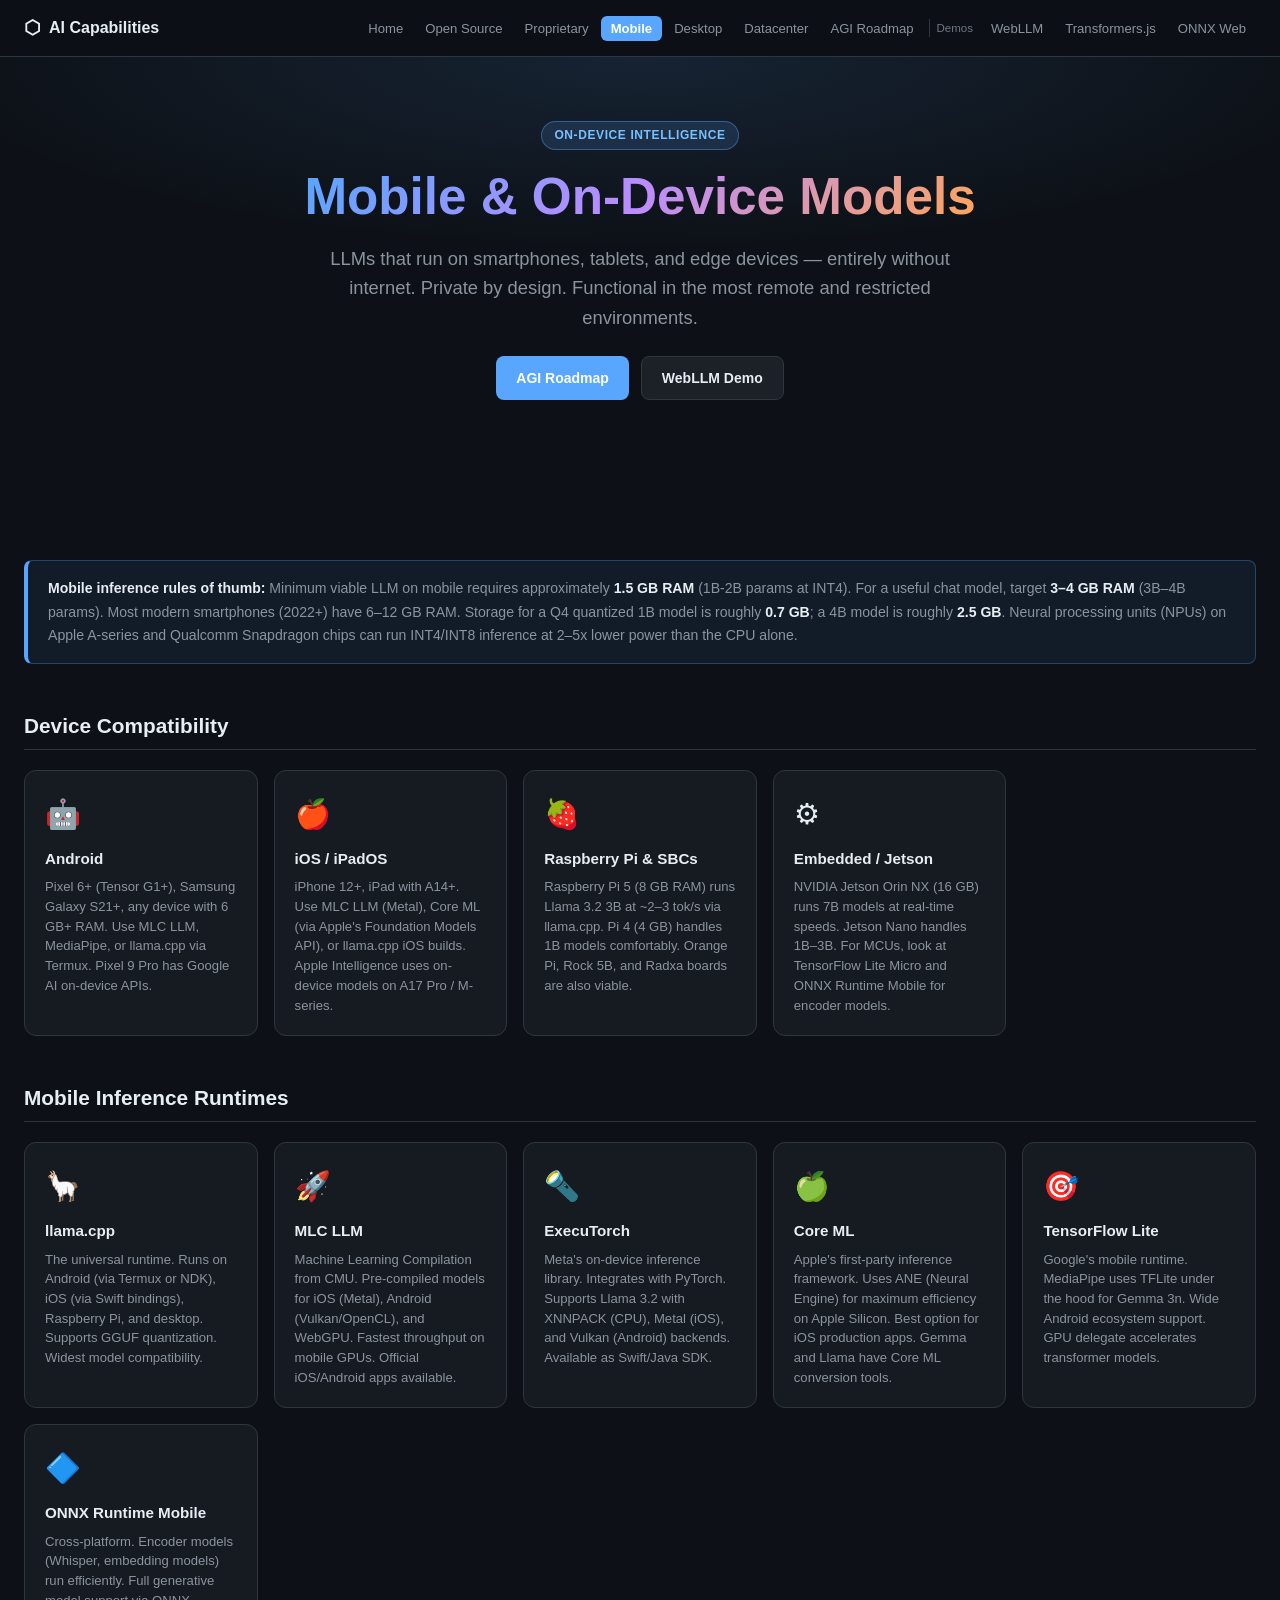
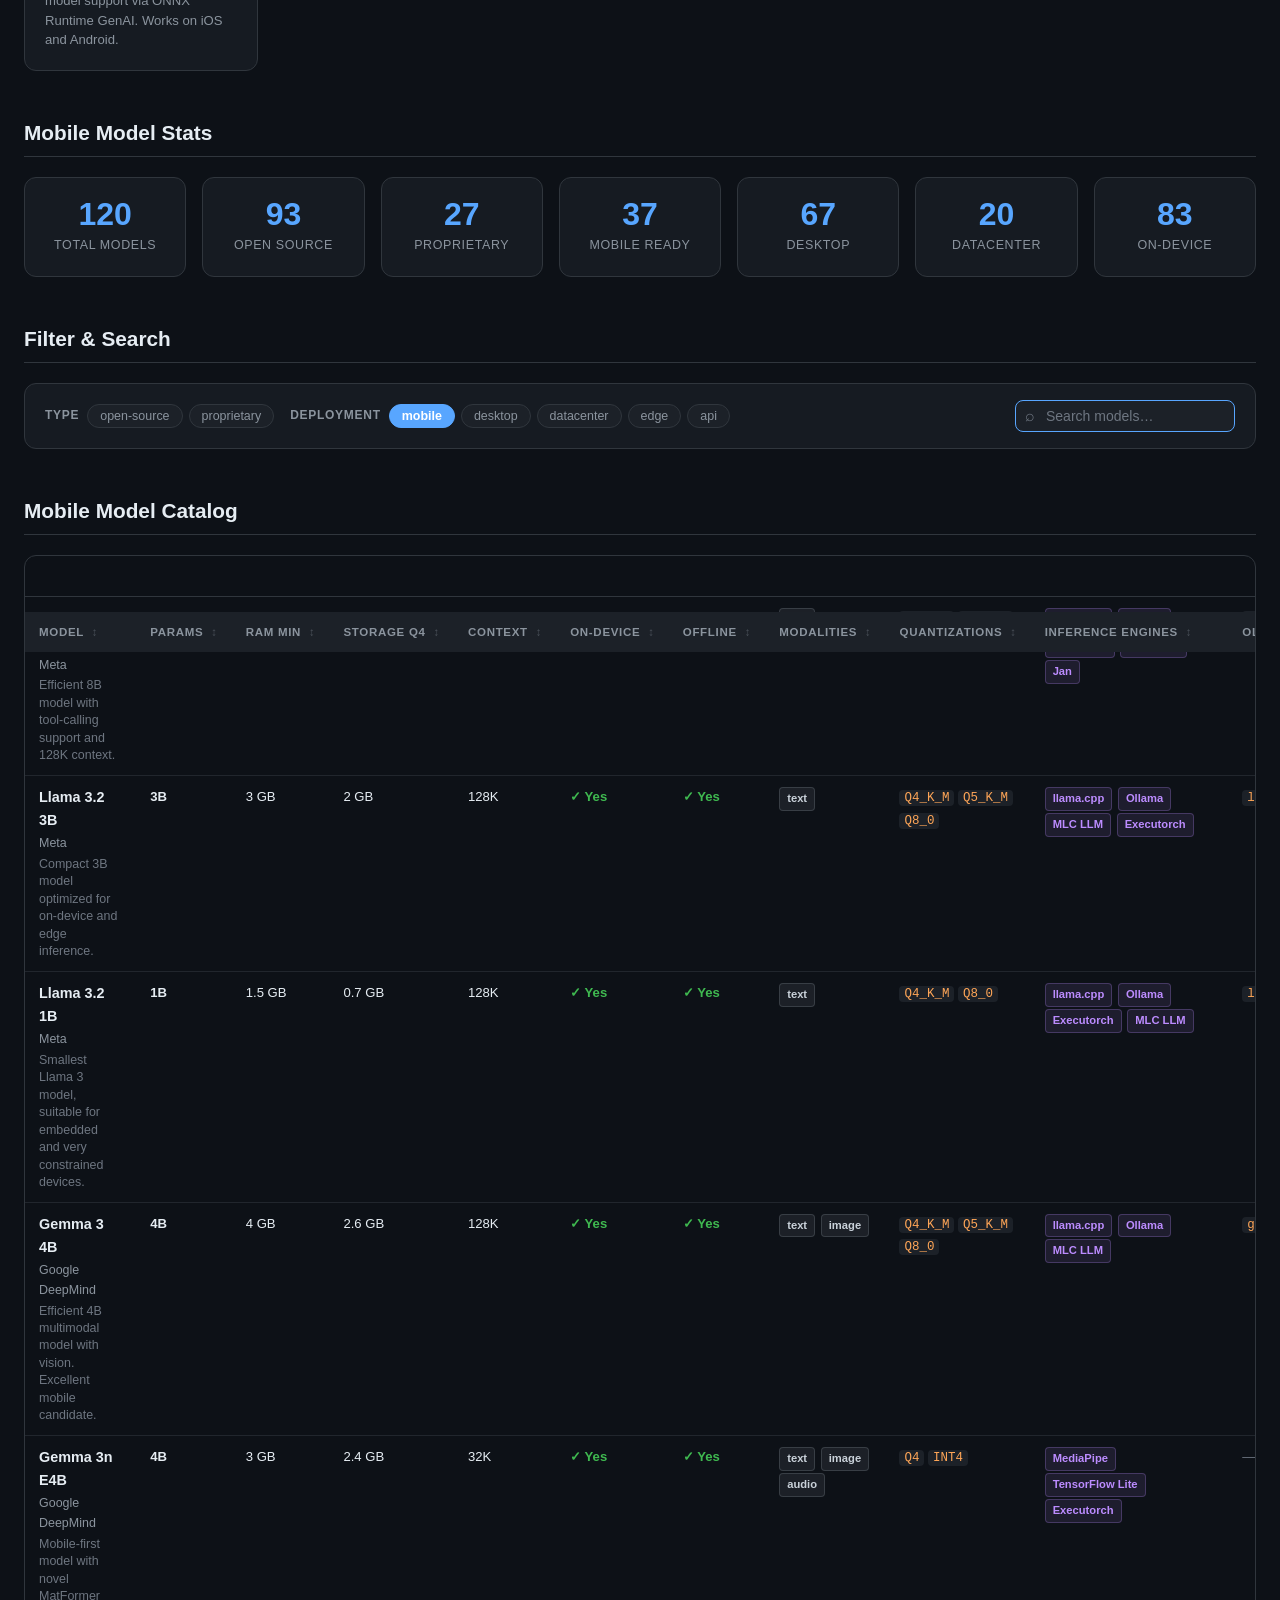
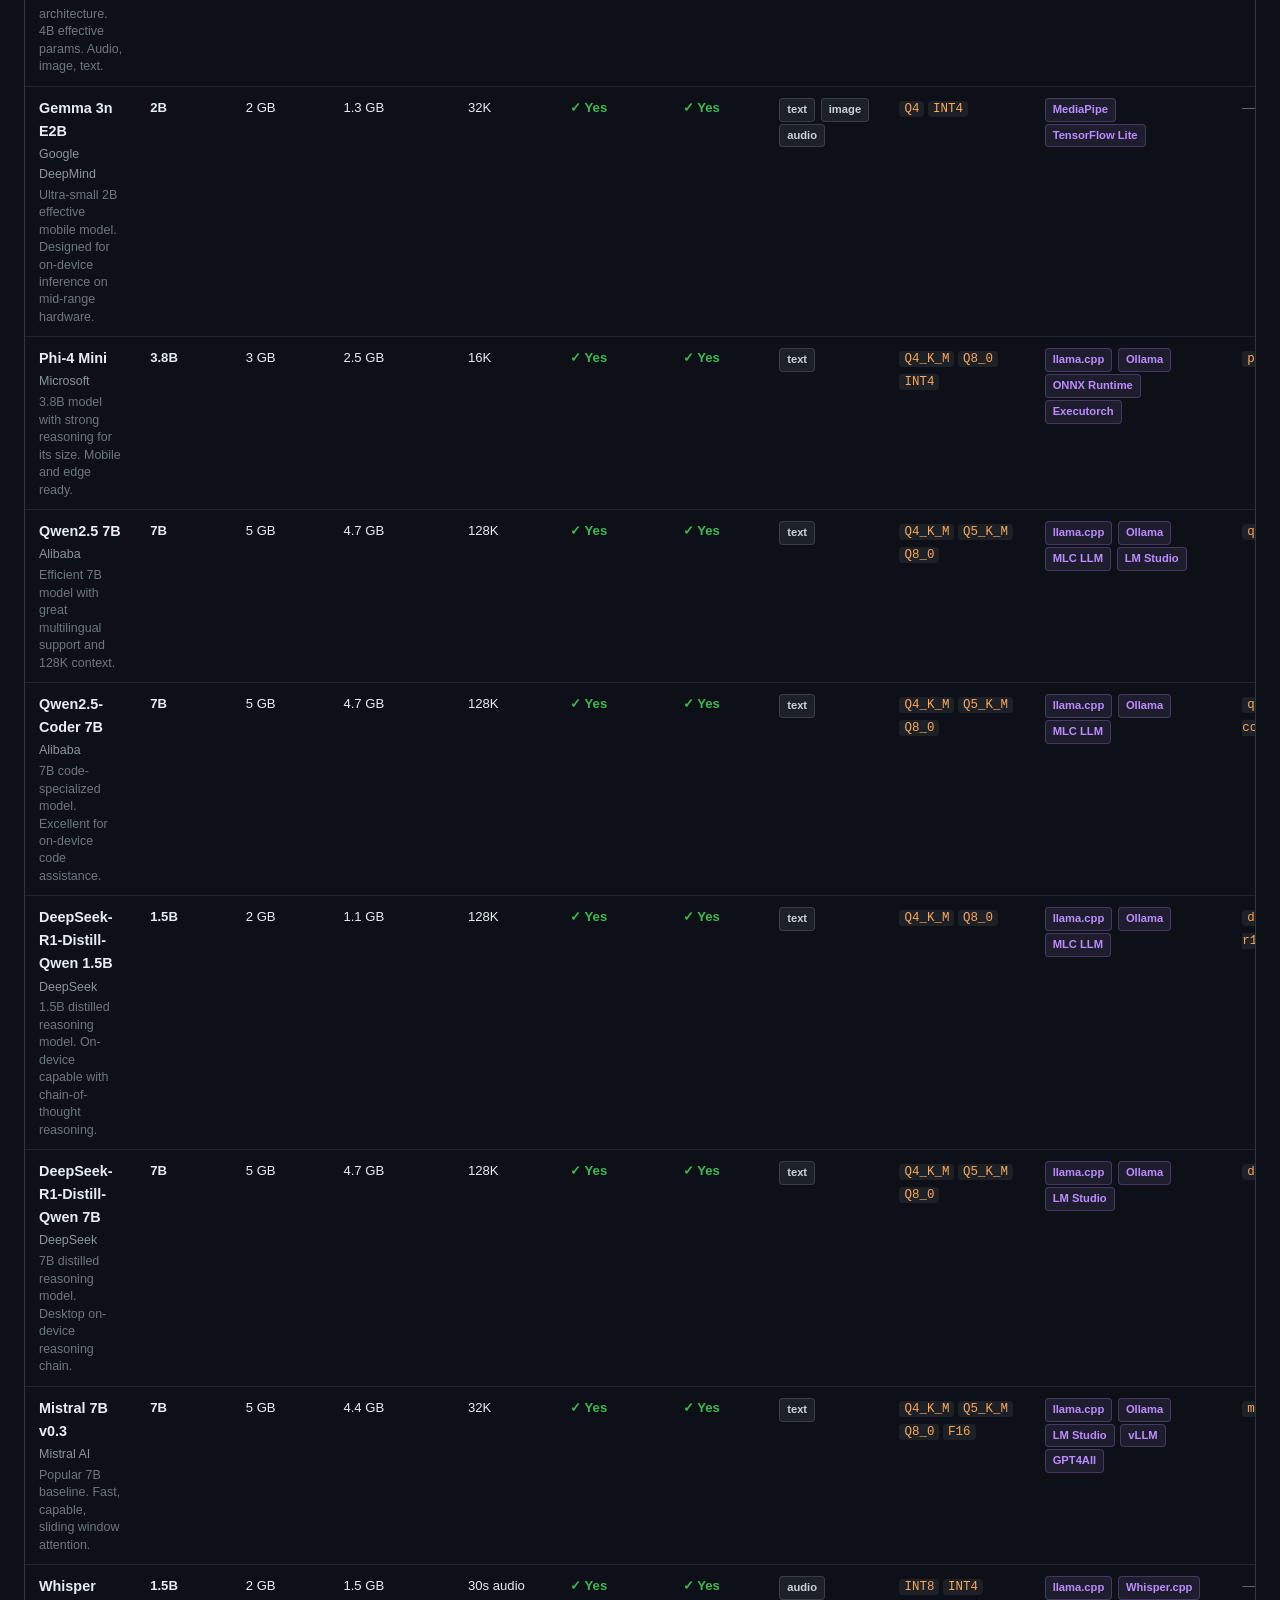
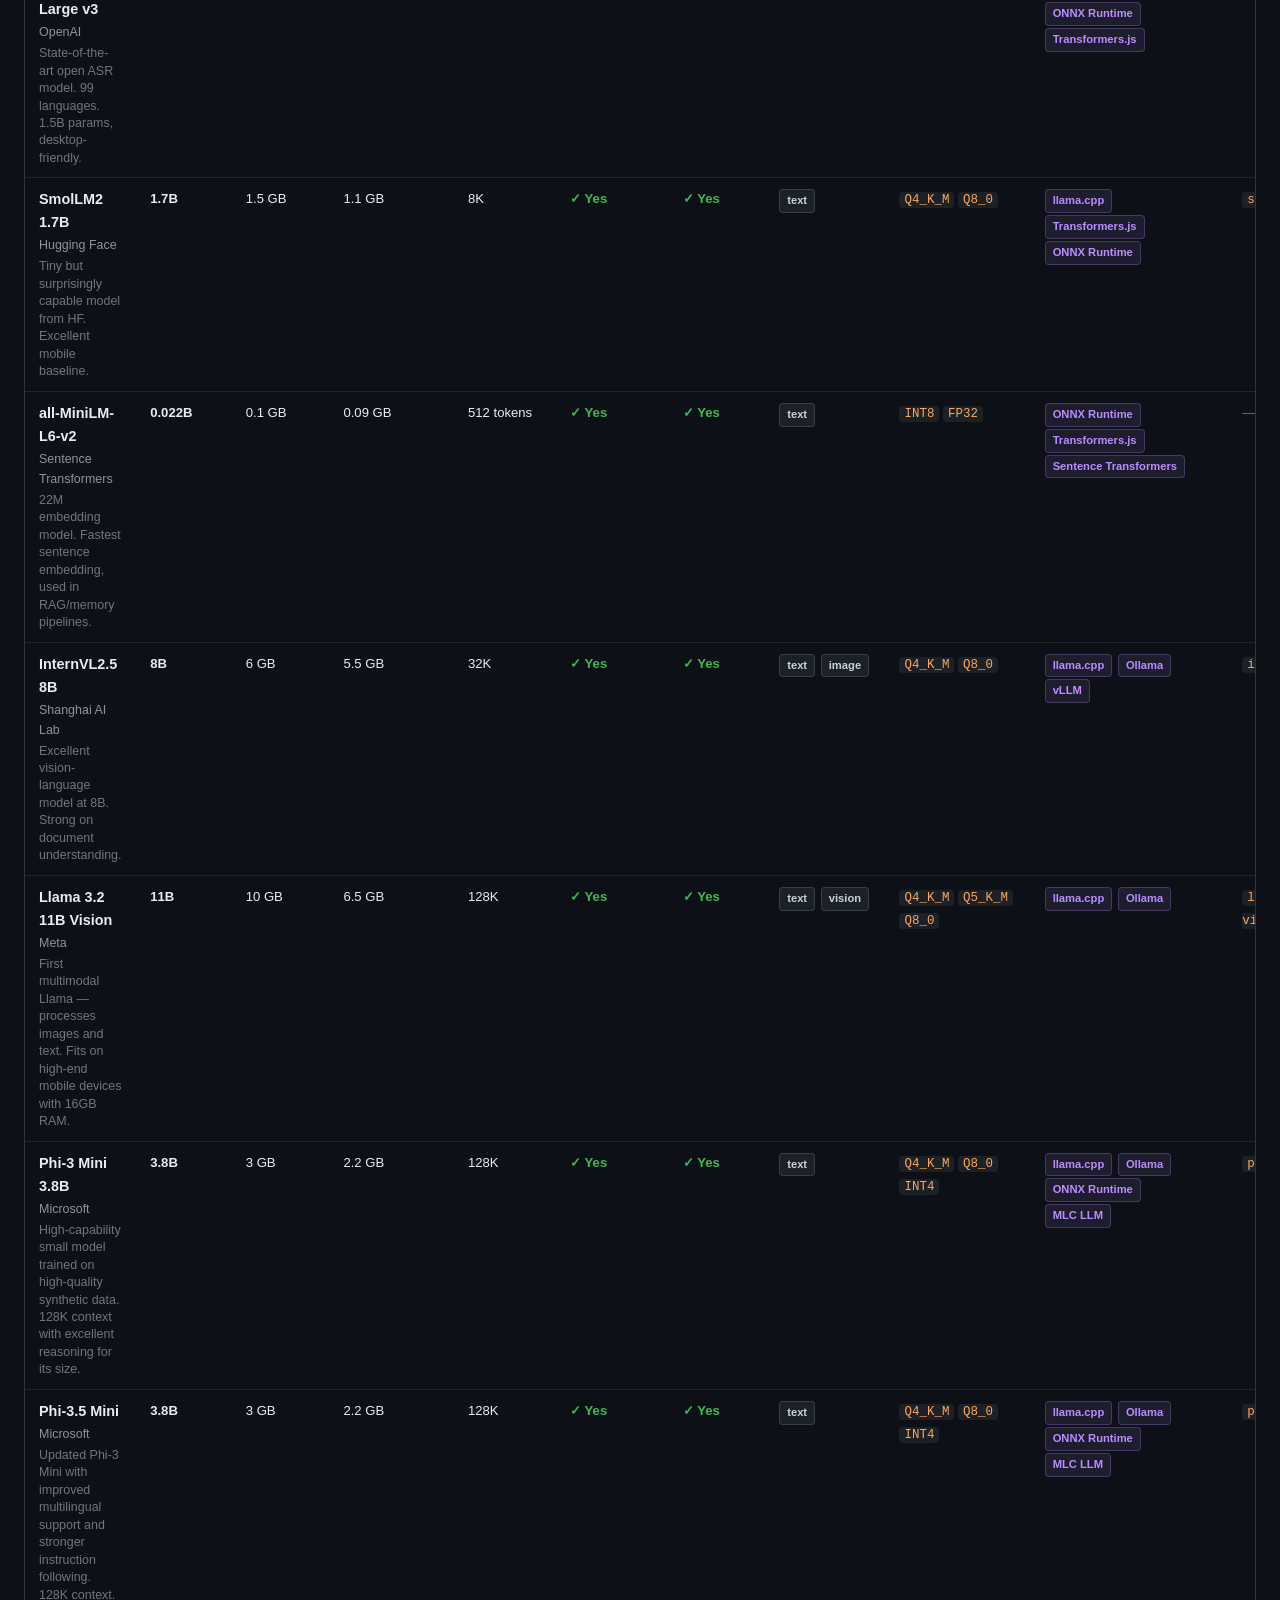
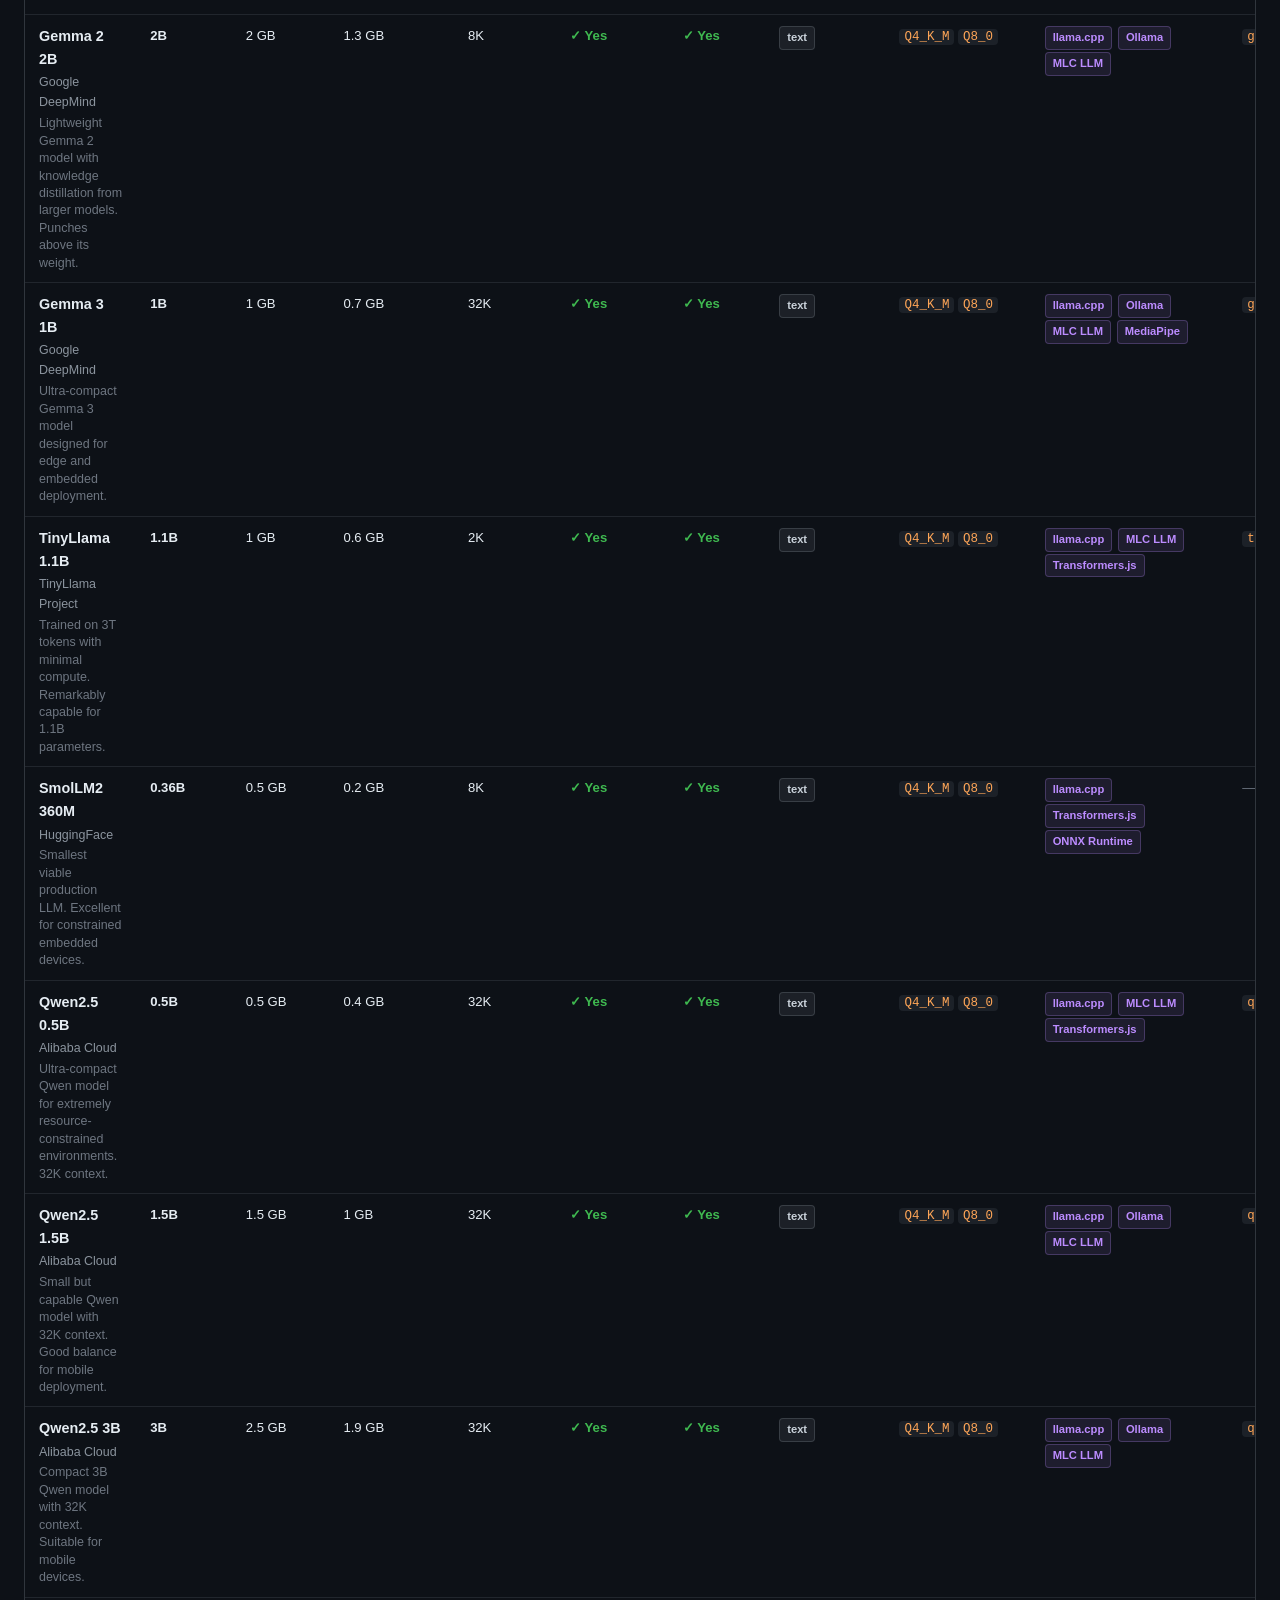
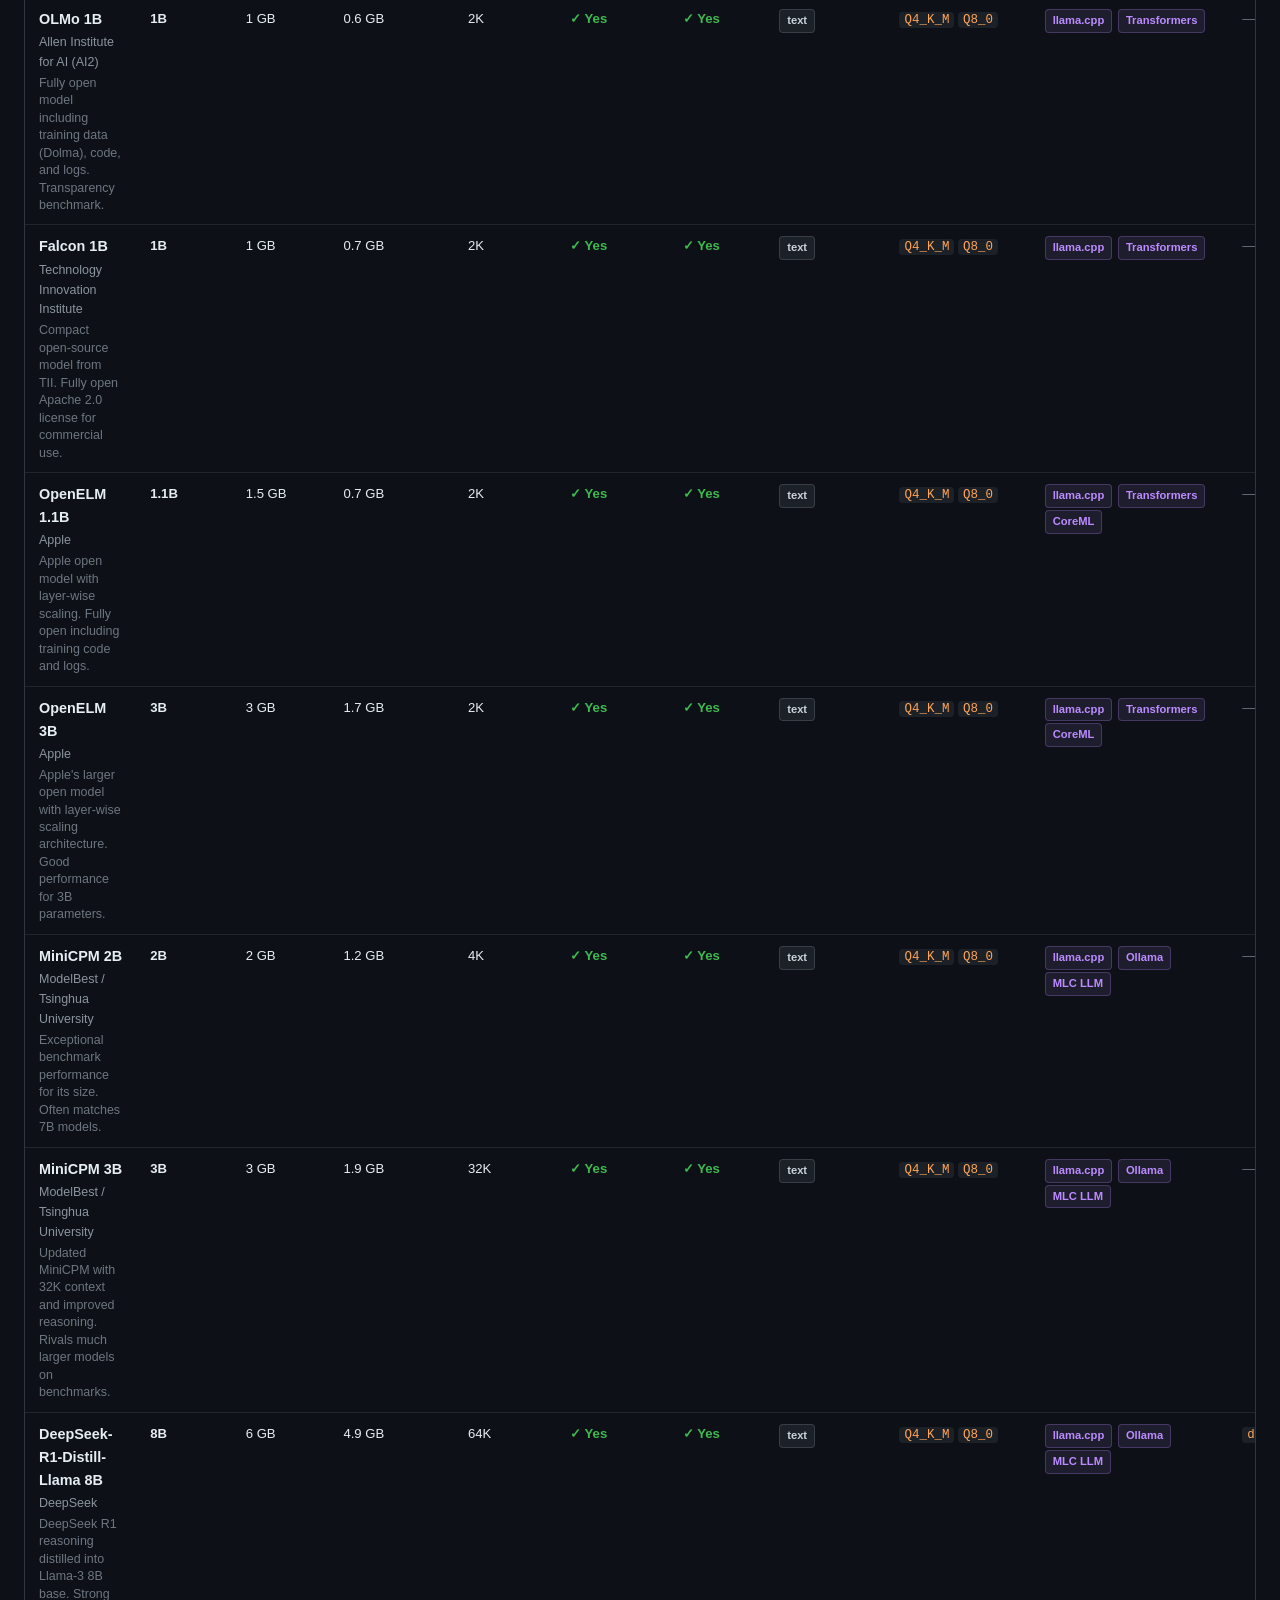
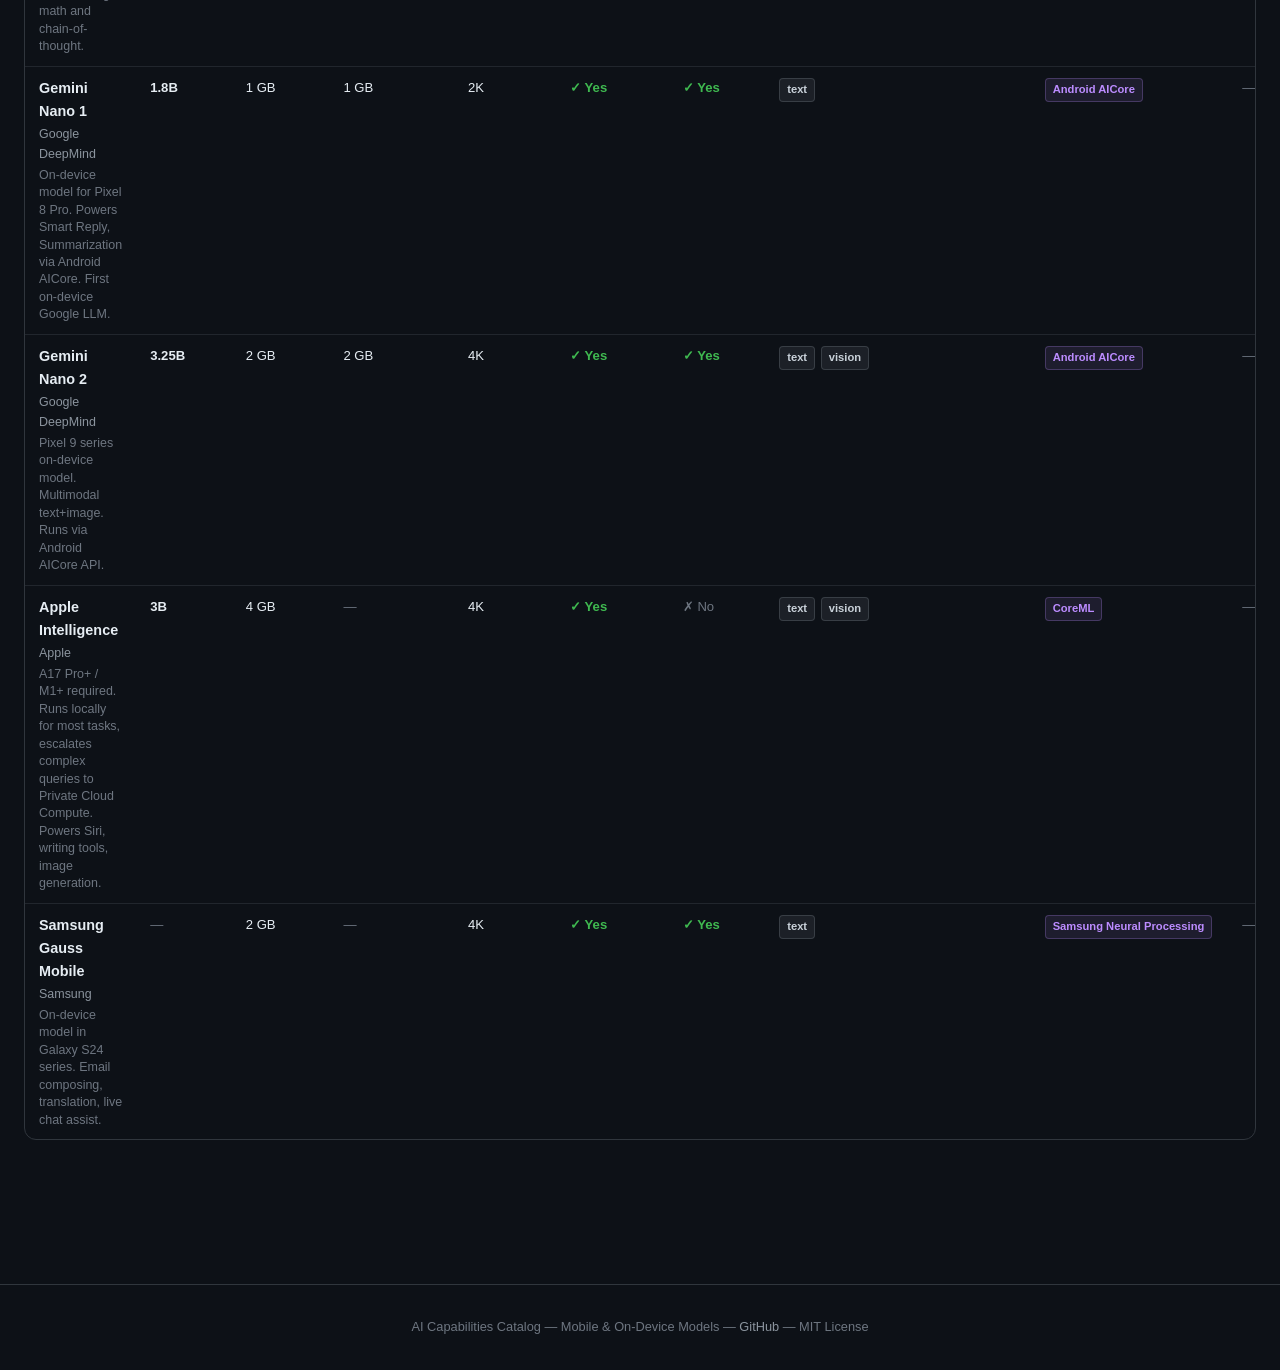
<file: pages/mobile.html>
<!DOCTYPE html>
<html lang="en">
<head>
  <meta charset="UTF-8">
  <meta name="viewport" content="width=device-width, initial-scale=1.0">
  <title>Mobile &amp; On-Device AI Models — AI Capabilities Catalog</title>
  <meta name="description" content="LLMs that run on smartphones, tablets, and edge devices without internet. Gemma 3n, Llama 3.2, SmolLM2, DeepSeek-R1-Distill. RAM requirements, inference engines, offline capability.">
  <link rel="stylesheet" href="../assets/css/styles.css">
</head>
<body>

  <!-- ============================================================
       NAVBAR
  ============================================================ -->
  <nav class="navbar">
    <div class="navbar-inner">
      <a href="../index.html" class="nav-brand">
        <span class="brand-icon">⬡</span> AI Capabilities
      </a>
      <ul class="nav-links">
        <li><a href="../index.html" class="nav-link">Home</a></li>
        <li><a href="open-source.html" class="nav-link">Open Source</a></li>
        <li><a href="proprietary.html" class="nav-link">Proprietary</a></li>
        <li><a href="mobile.html" class="nav-link active">Mobile</a></li>
        <li><a href="desktop.html" class="nav-link">Desktop</a></li>
        <li><a href="datacenter.html" class="nav-link">Datacenter</a></li>
        <li><a href="agi-roadmap.html" class="nav-link">AGI Roadmap</a></li>
        <span class="nav-demos-label">Demos</span>
        <li><a href="../demos/webllm/index.html" class="nav-link">WebLLM</a></li>
        <li><a href="../demos/transformers-js/index.html" class="nav-link">Transformers.js</a></li>
        <li><a href="../demos/onnx-web/index.html" class="nav-link">ONNX Web</a></li>
      </ul>
    </div>
  </nav>

  <!-- ============================================================
       HERO
  ============================================================ -->
  <header class="hero">
    <div class="page-container">
      <div class="hero-badge">On-Device Intelligence</div>
      <h1 class="hero-title">
        <span class="text-gradient">Mobile &amp; On-Device Models</span>
      </h1>
      <p class="hero-subtitle">
        LLMs that run on smartphones, tablets, and edge devices — entirely without internet.
        Private by design. Functional in the most remote and restricted environments.
      </p>
      <div class="hero-actions">
        <a href="agi-roadmap.html" class="btn btn-primary">AGI Roadmap</a>
        <a href="../demos/webllm/index.html" class="btn btn-secondary">WebLLM Demo</a>
      </div>
    </div>
  </header>

  <main class="page-container">

    <!-- Key metrics callout -->
    <section class="section">
      <div class="info-box">
        <strong>Mobile inference rules of thumb:</strong>
        Minimum viable LLM on mobile requires approximately <strong>1.5 GB RAM</strong> (1B-2B params at INT4).
        For a useful chat model, target <strong>3–4 GB RAM</strong> (3B–4B params). Most modern smartphones
        (2022+) have 6–12 GB RAM. Storage for a Q4 quantized 1B model is roughly <strong>0.7 GB</strong>;
        a 4B model is roughly <strong>2.5 GB</strong>. Neural processing units (NPUs) on Apple A-series and
        Qualcomm Snapdragon chips can run INT4/INT8 inference at 2–5x lower power than the CPU alone.
      </div>
    </section>

    <!-- Device compatibility -->
    <section class="section">
      <h2 class="section-title">Device Compatibility</h2>
      <div class="feature-grid">
        <div class="feature-card">
          <div class="feature-card-icon">🤖</div>
          <div class="feature-card-title">Android</div>
          <div class="feature-card-desc">
            Pixel 6+ (Tensor G1+), Samsung Galaxy S21+, any device with 6 GB+ RAM.
            Use MLC LLM, MediaPipe, or llama.cpp via Termux. Pixel 9 Pro has Google AI on-device APIs.
          </div>
        </div>
        <div class="feature-card">
          <div class="feature-card-icon">🍎</div>
          <div class="feature-card-title">iOS / iPadOS</div>
          <div class="feature-card-desc">
            iPhone 12+, iPad with A14+. Use MLC LLM (Metal), Core ML (via Apple's Foundation Models API),
            or llama.cpp iOS builds. Apple Intelligence uses on-device models on A17 Pro / M-series.
          </div>
        </div>
        <div class="feature-card">
          <div class="feature-card-icon">🍓</div>
          <div class="feature-card-title">Raspberry Pi &amp; SBCs</div>
          <div class="feature-card-desc">
            Raspberry Pi 5 (8 GB RAM) runs Llama 3.2 3B at ~2–3 tok/s via llama.cpp. Pi 4 (4 GB)
            handles 1B models comfortably. Orange Pi, Rock 5B, and Radxa boards are also viable.
          </div>
        </div>
        <div class="feature-card">
          <div class="feature-card-icon">⚙</div>
          <div class="feature-card-title">Embedded / Jetson</div>
          <div class="feature-card-desc">
            NVIDIA Jetson Orin NX (16 GB) runs 7B models at real-time speeds. Jetson Nano handles
            1B–3B. For MCUs, look at TensorFlow Lite Micro and ONNX Runtime Mobile for encoder models.
          </div>
        </div>
      </div>
    </section>

    <!-- Runtime options -->
    <section class="section">
      <h2 class="section-title">Mobile Inference Runtimes</h2>
      <div class="feature-grid">
        <div class="feature-card">
          <div class="feature-card-icon">🦙</div>
          <div class="feature-card-title">llama.cpp</div>
          <div class="feature-card-desc">
            The universal runtime. Runs on Android (via Termux or NDK), iOS (via Swift bindings),
            Raspberry Pi, and desktop. Supports GGUF quantization. Widest model compatibility.
          </div>
        </div>
        <div class="feature-card">
          <div class="feature-card-icon">🚀</div>
          <div class="feature-card-title">MLC LLM</div>
          <div class="feature-card-desc">
            Machine Learning Compilation from CMU. Pre-compiled models for iOS (Metal), Android (Vulkan/OpenCL),
            and WebGPU. Fastest throughput on mobile GPUs. Official iOS/Android apps available.
          </div>
        </div>
        <div class="feature-card">
          <div class="feature-card-icon">🔦</div>
          <div class="feature-card-title">ExecuTorch</div>
          <div class="feature-card-desc">
            Meta's on-device inference library. Integrates with PyTorch. Supports Llama 3.2
            with XNNPACK (CPU), Metal (iOS), and Vulkan (Android) backends. Available as Swift/Java SDK.
          </div>
        </div>
        <div class="feature-card">
          <div class="feature-card-icon">🍏</div>
          <div class="feature-card-title">Core ML</div>
          <div class="feature-card-desc">
            Apple's first-party inference framework. Uses ANE (Neural Engine) for maximum
            efficiency on Apple Silicon. Best option for iOS production apps. Gemma and Llama
            have Core ML conversion tools.
          </div>
        </div>
        <div class="feature-card">
          <div class="feature-card-icon">🎯</div>
          <div class="feature-card-title">TensorFlow Lite</div>
          <div class="feature-card-desc">
            Google's mobile runtime. MediaPipe uses TFLite under the hood for Gemma 3n.
            Wide Android ecosystem support. GPU delegate accelerates transformer models.
          </div>
        </div>
        <div class="feature-card">
          <div class="feature-card-icon">🔷</div>
          <div class="feature-card-title">ONNX Runtime Mobile</div>
          <div class="feature-card-desc">
            Cross-platform. Encoder models (Whisper, embedding models) run efficiently.
            Full generative model support via ONNX Runtime GenAI. Works on iOS and Android.
          </div>
        </div>
      </div>
    </section>

    <!-- Stats -->
    <section class="section">
      <h2 class="section-title">Mobile Model Stats</h2>
      <div id="stats"></div>
    </section>

    <!-- Filters -->
    <section class="section">
      <h2 class="section-title">Filter &amp; Search</h2>
      <div id="filters"></div>
    </section>

    <!-- Table -->
    <section class="section">
      <h2 class="section-title">Mobile Model Catalog</h2>
      <div id="catalog"></div>
    </section>

  </main>

  <footer class="footer">
    <p>
      AI Capabilities Catalog &mdash; Mobile &amp; On-Device Models &mdash;
      <a href="https://github.com/bpupadhyaya/ai-capabilities" target="_blank" rel="noopener">GitHub</a> &mdash;
      MIT License
    </p>
  </footer>

  <script src="../assets/js/catalog.js"></script>
  <script>
    Catalog.initPage({
      jsonPath: '../data/models.json',
      statsContainerId: 'stats',
      tableContainerId: 'catalog',
      filterContainerId: 'filters',
      defaultFilters: { deployment: ['mobile'] },
      columns: [
        'name','params','ram_min','storage_q4','context',
        'on_device','offline','modalities','quantizations',
        'inference_engines','ollama_name','webllm_id','links'
      ],
      pageTitle: 'Mobile & On-Device Models'
    });
  </script>
</body>
</html>
</file>
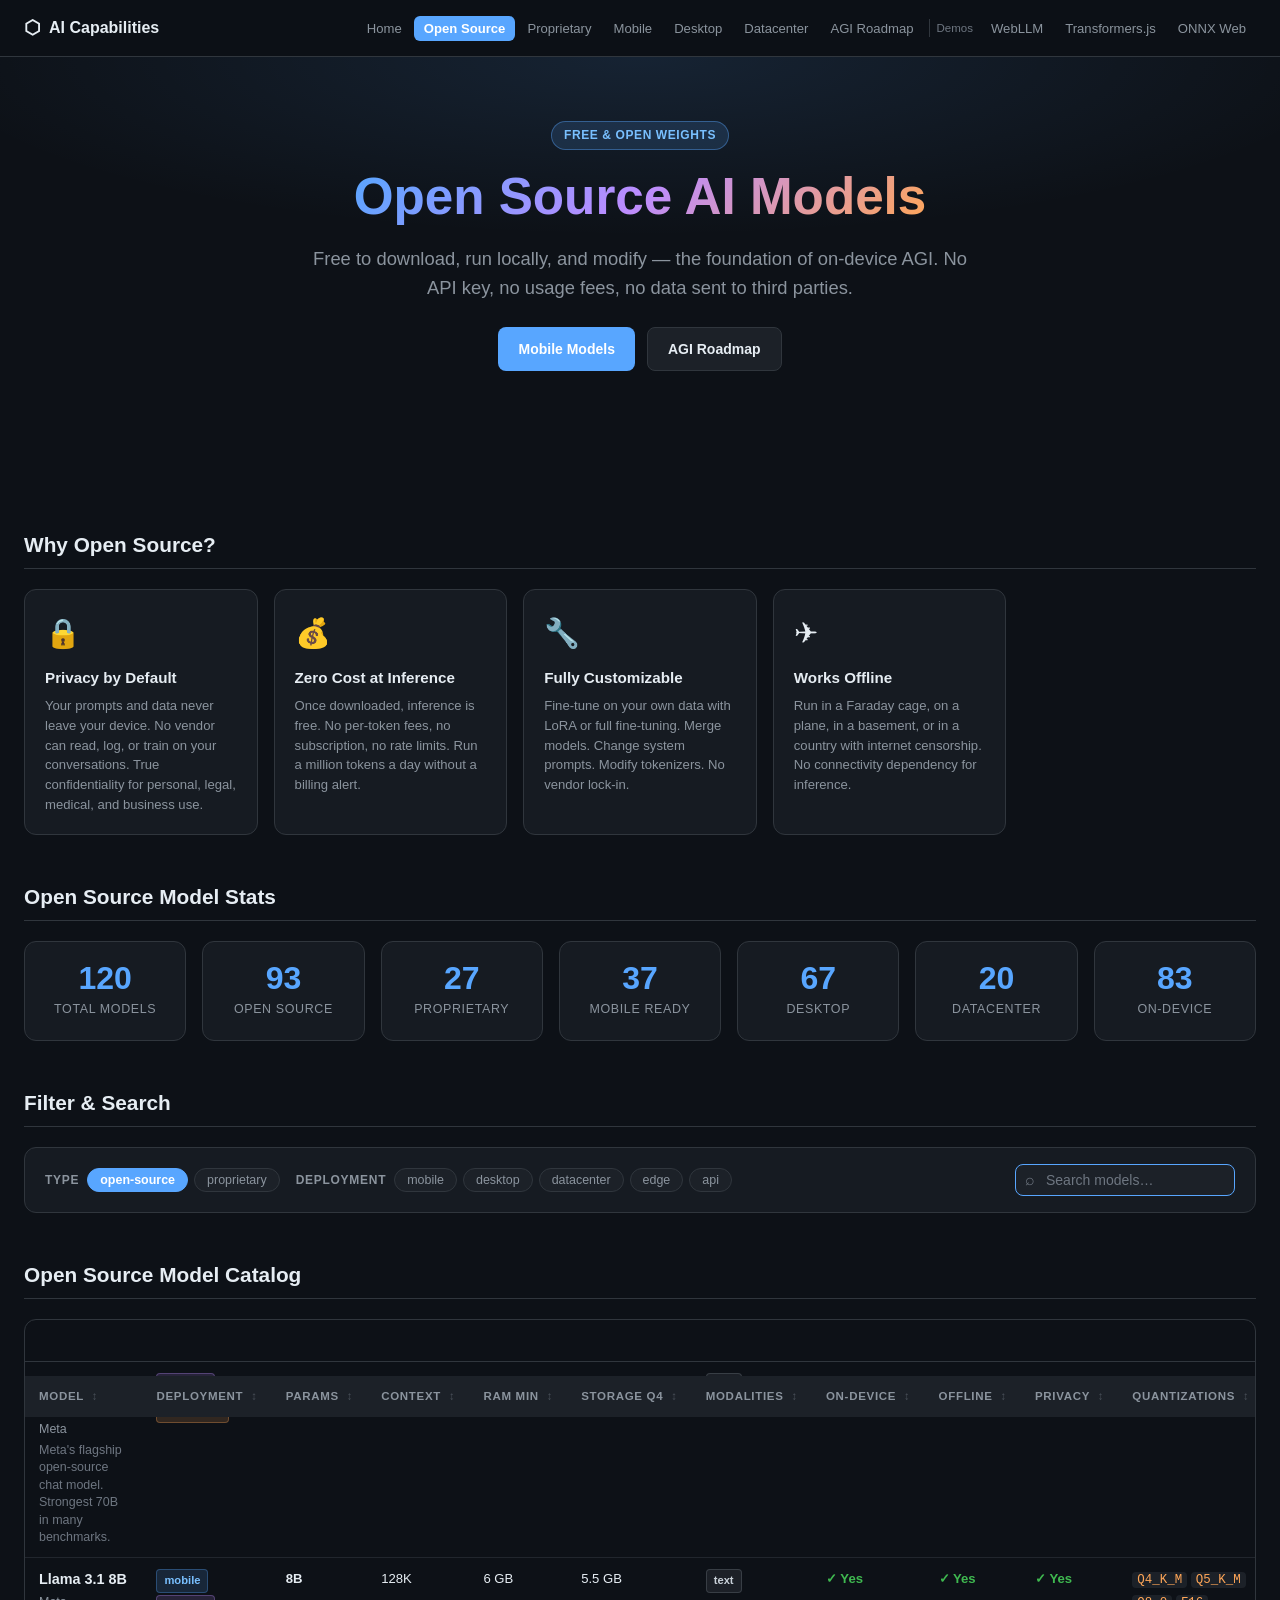
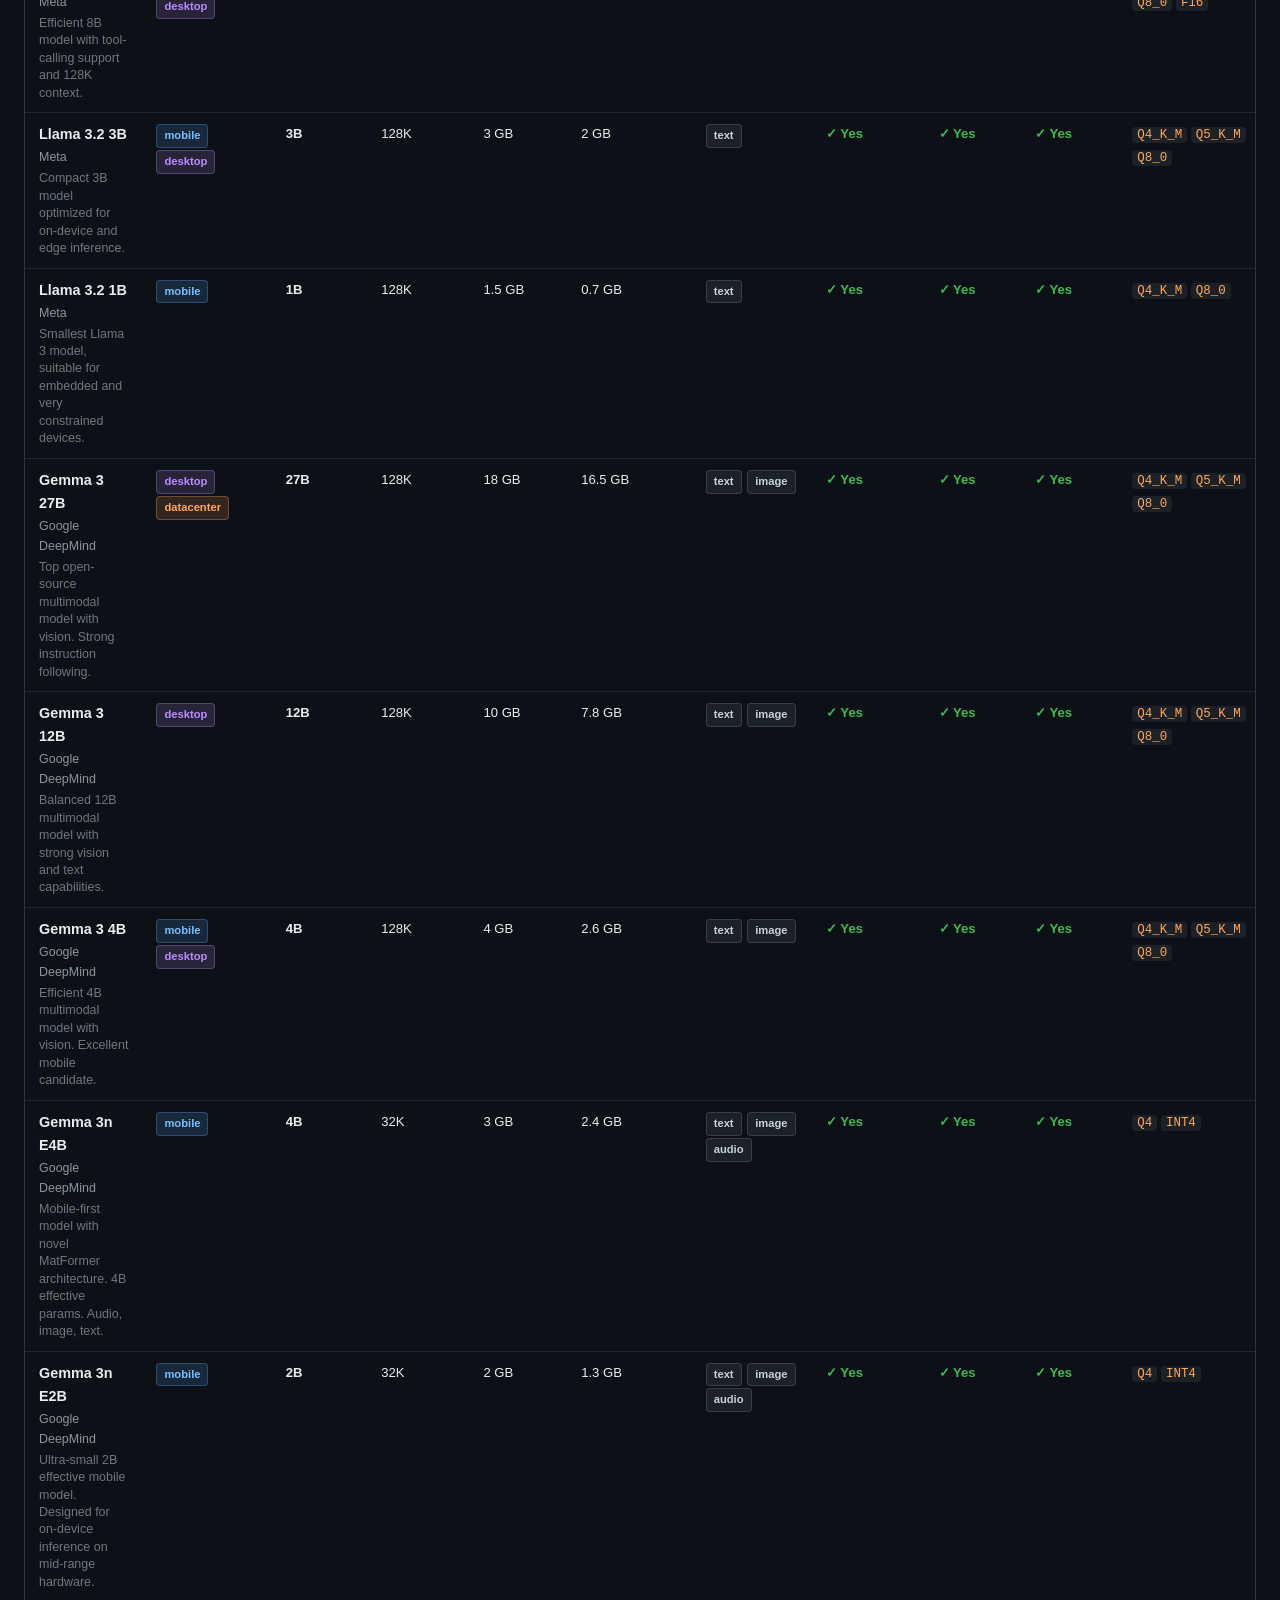
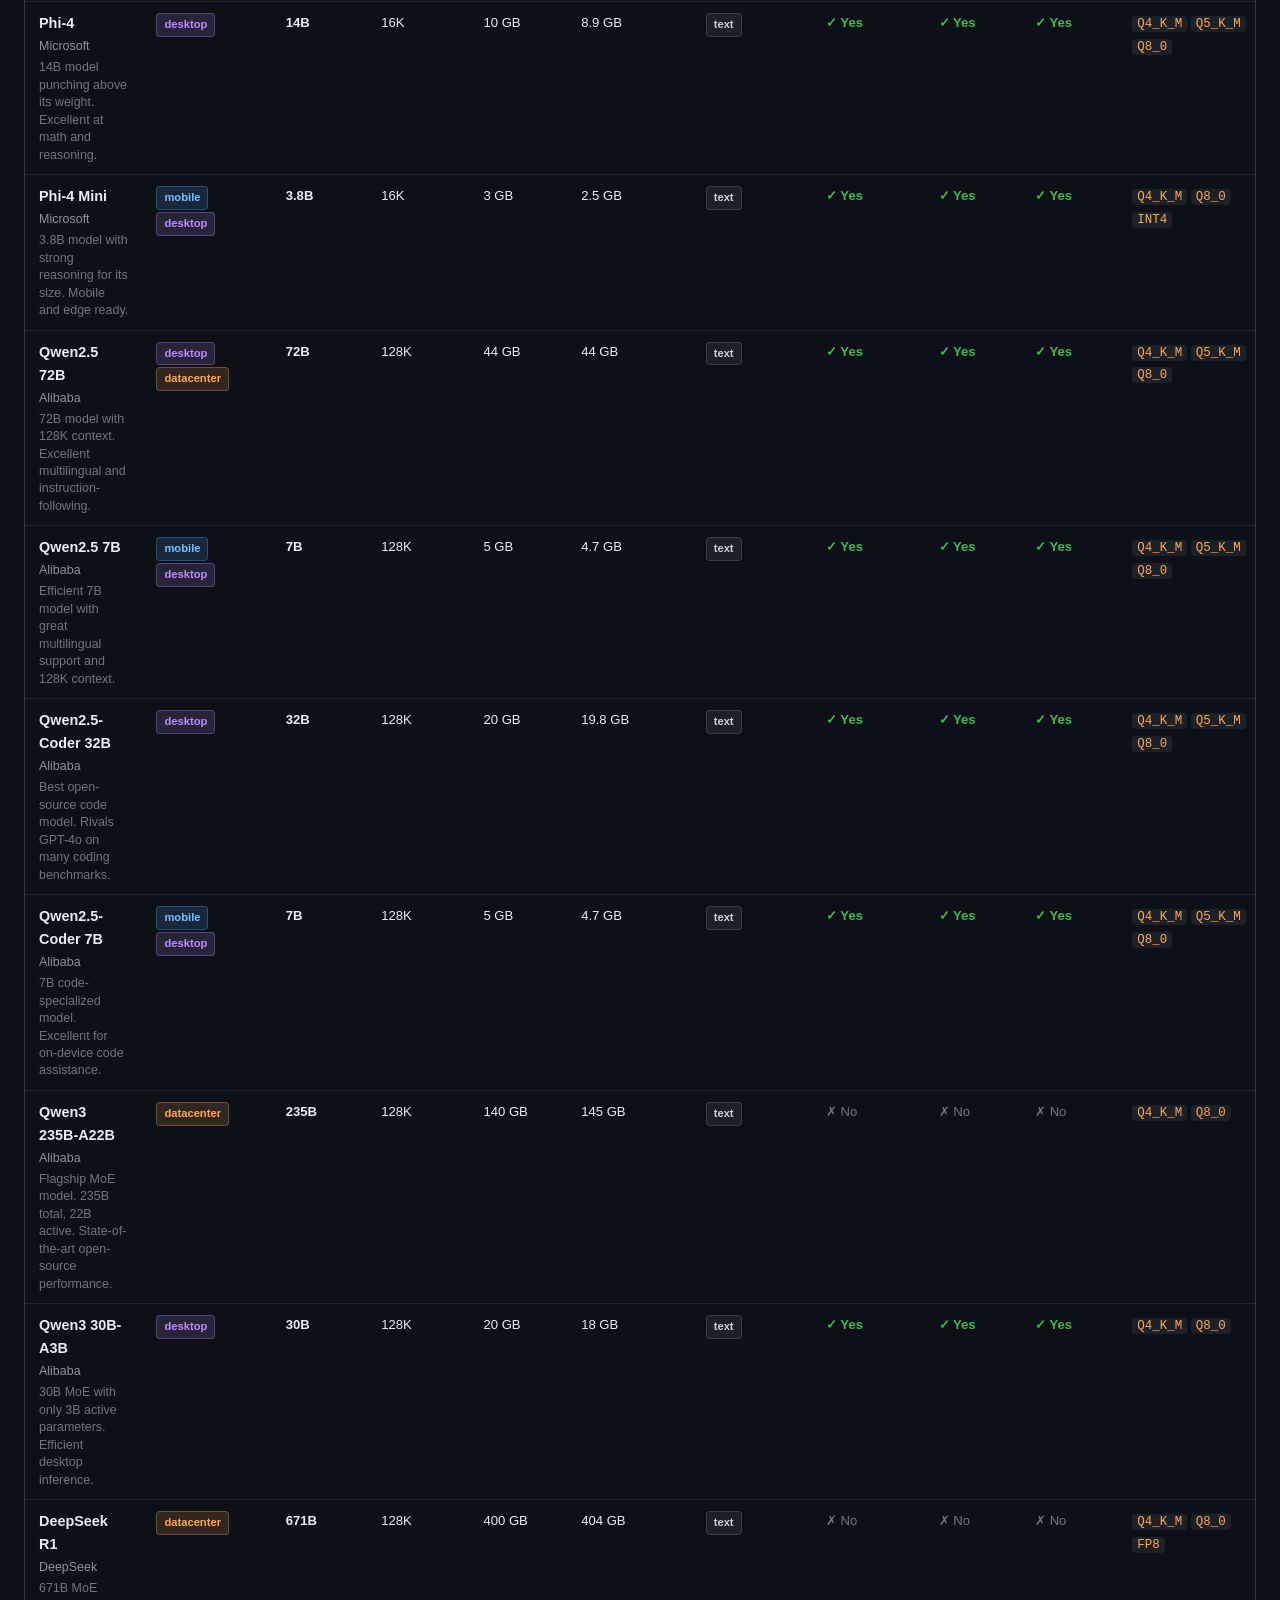
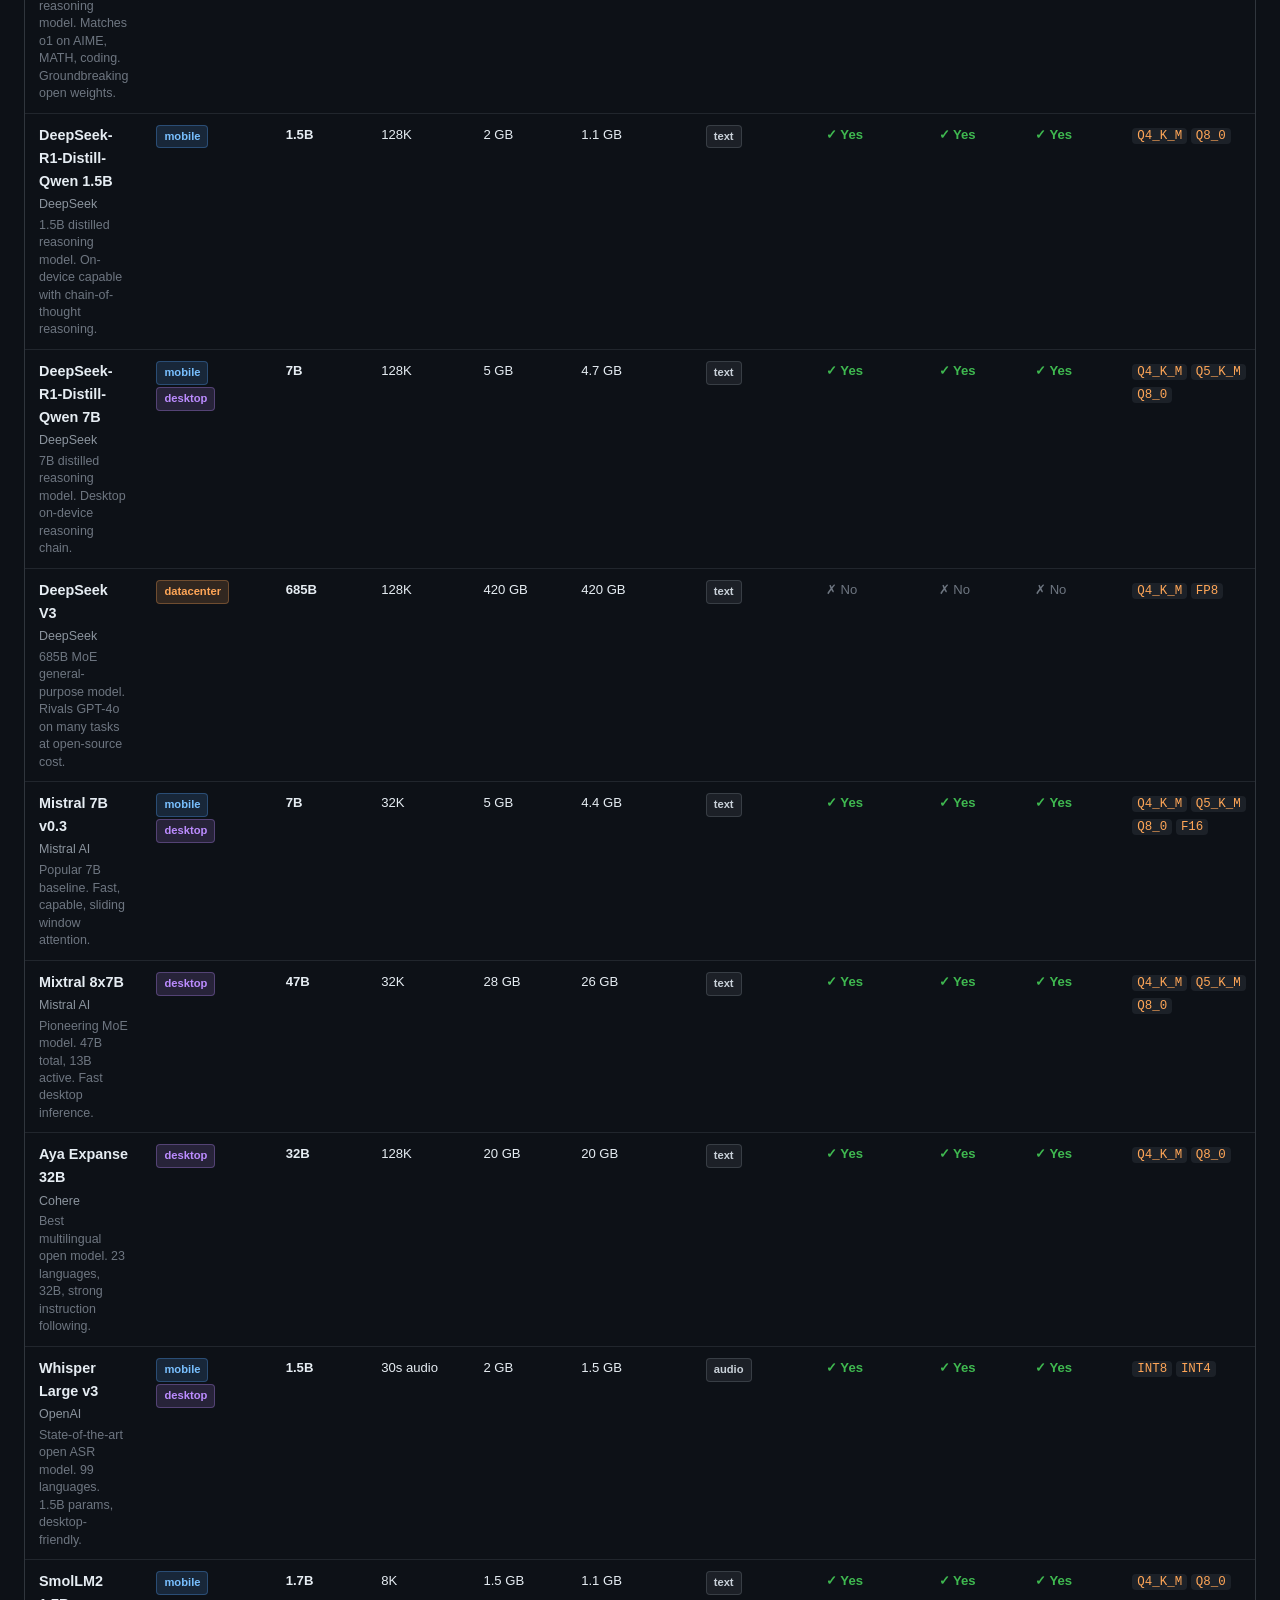
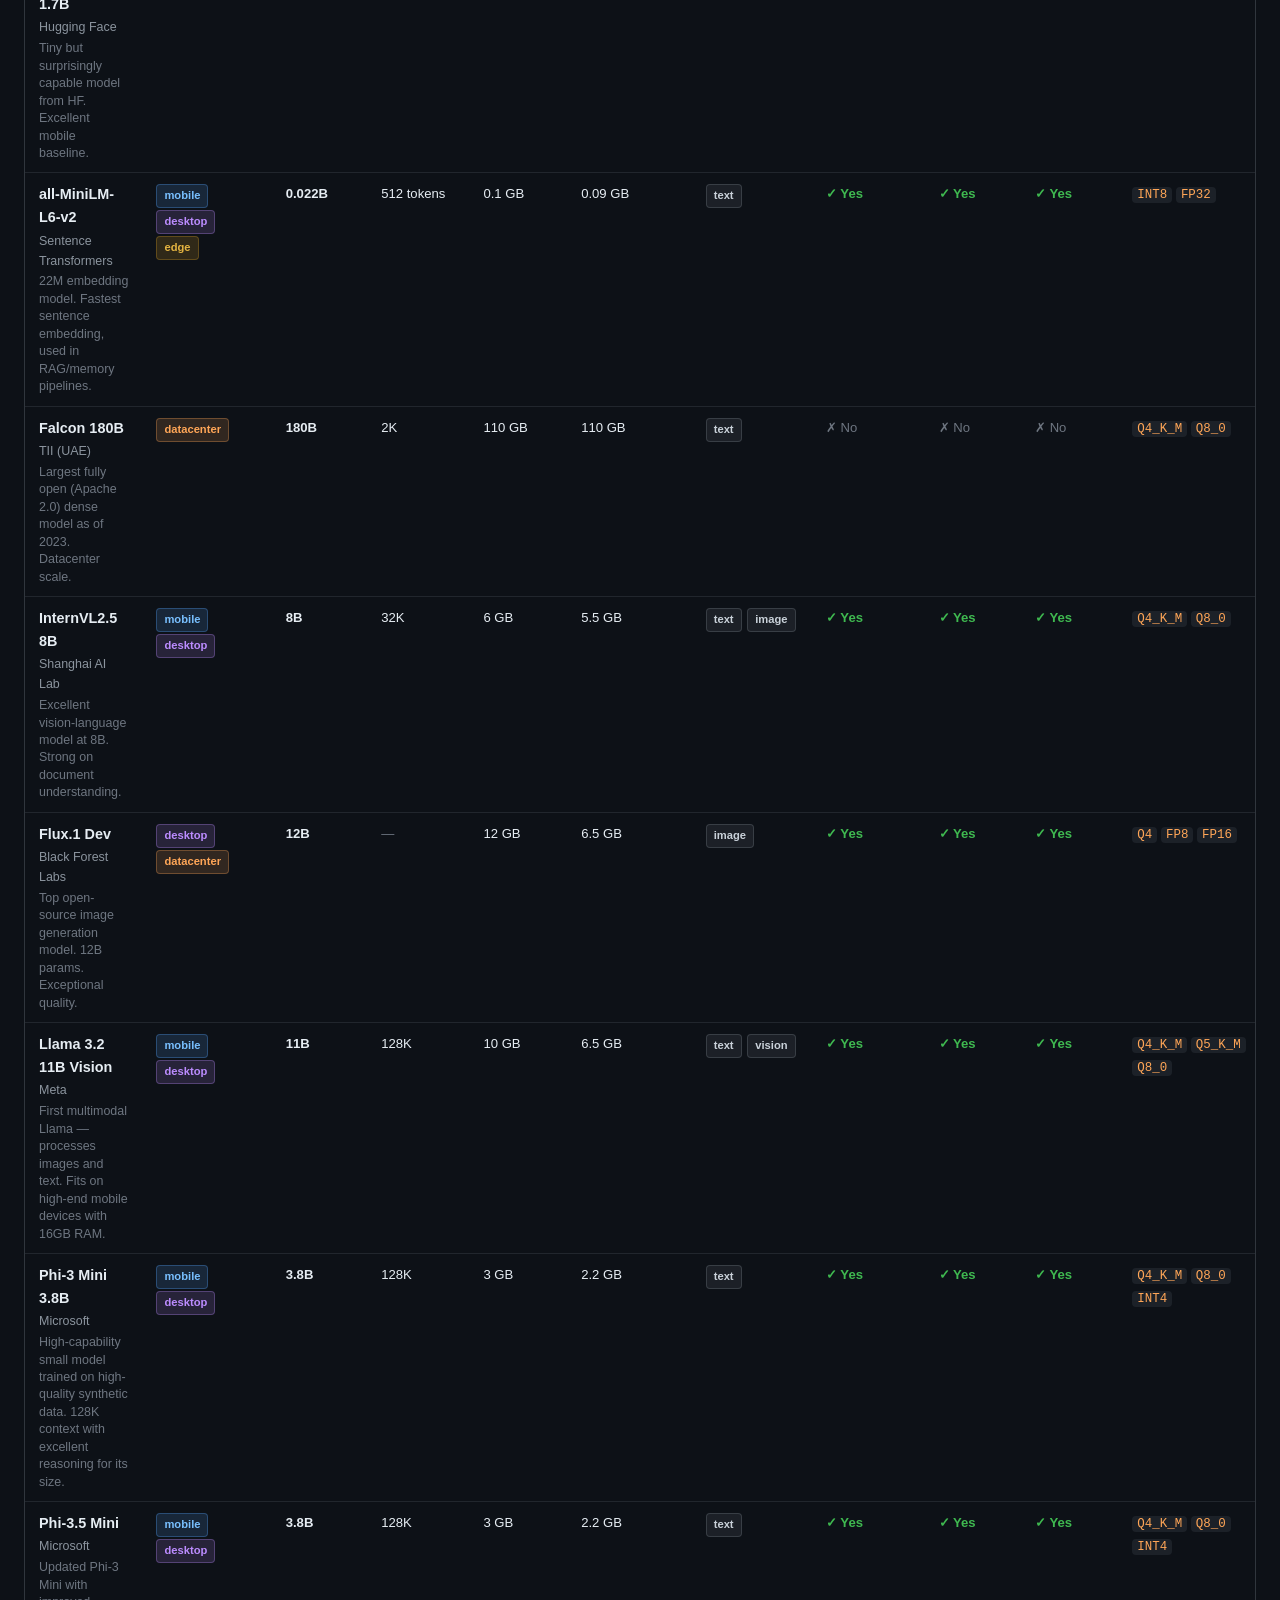
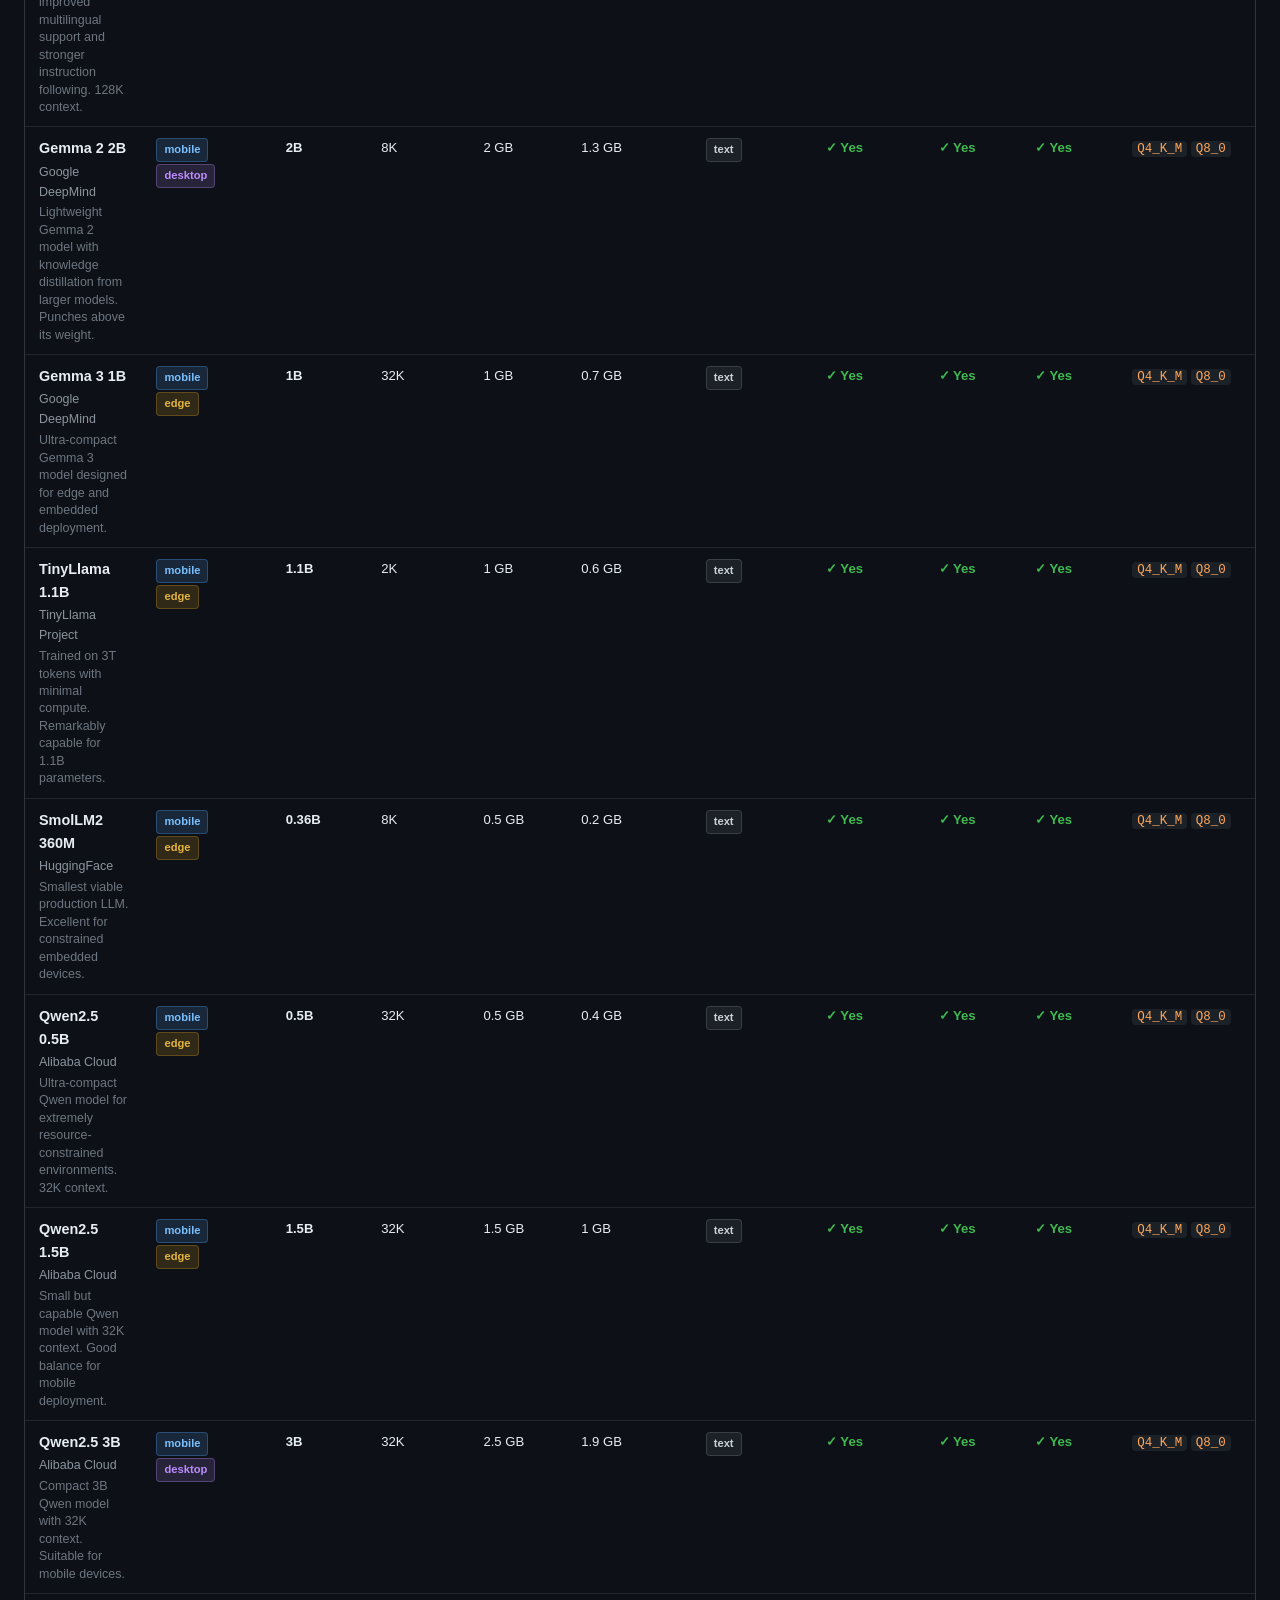
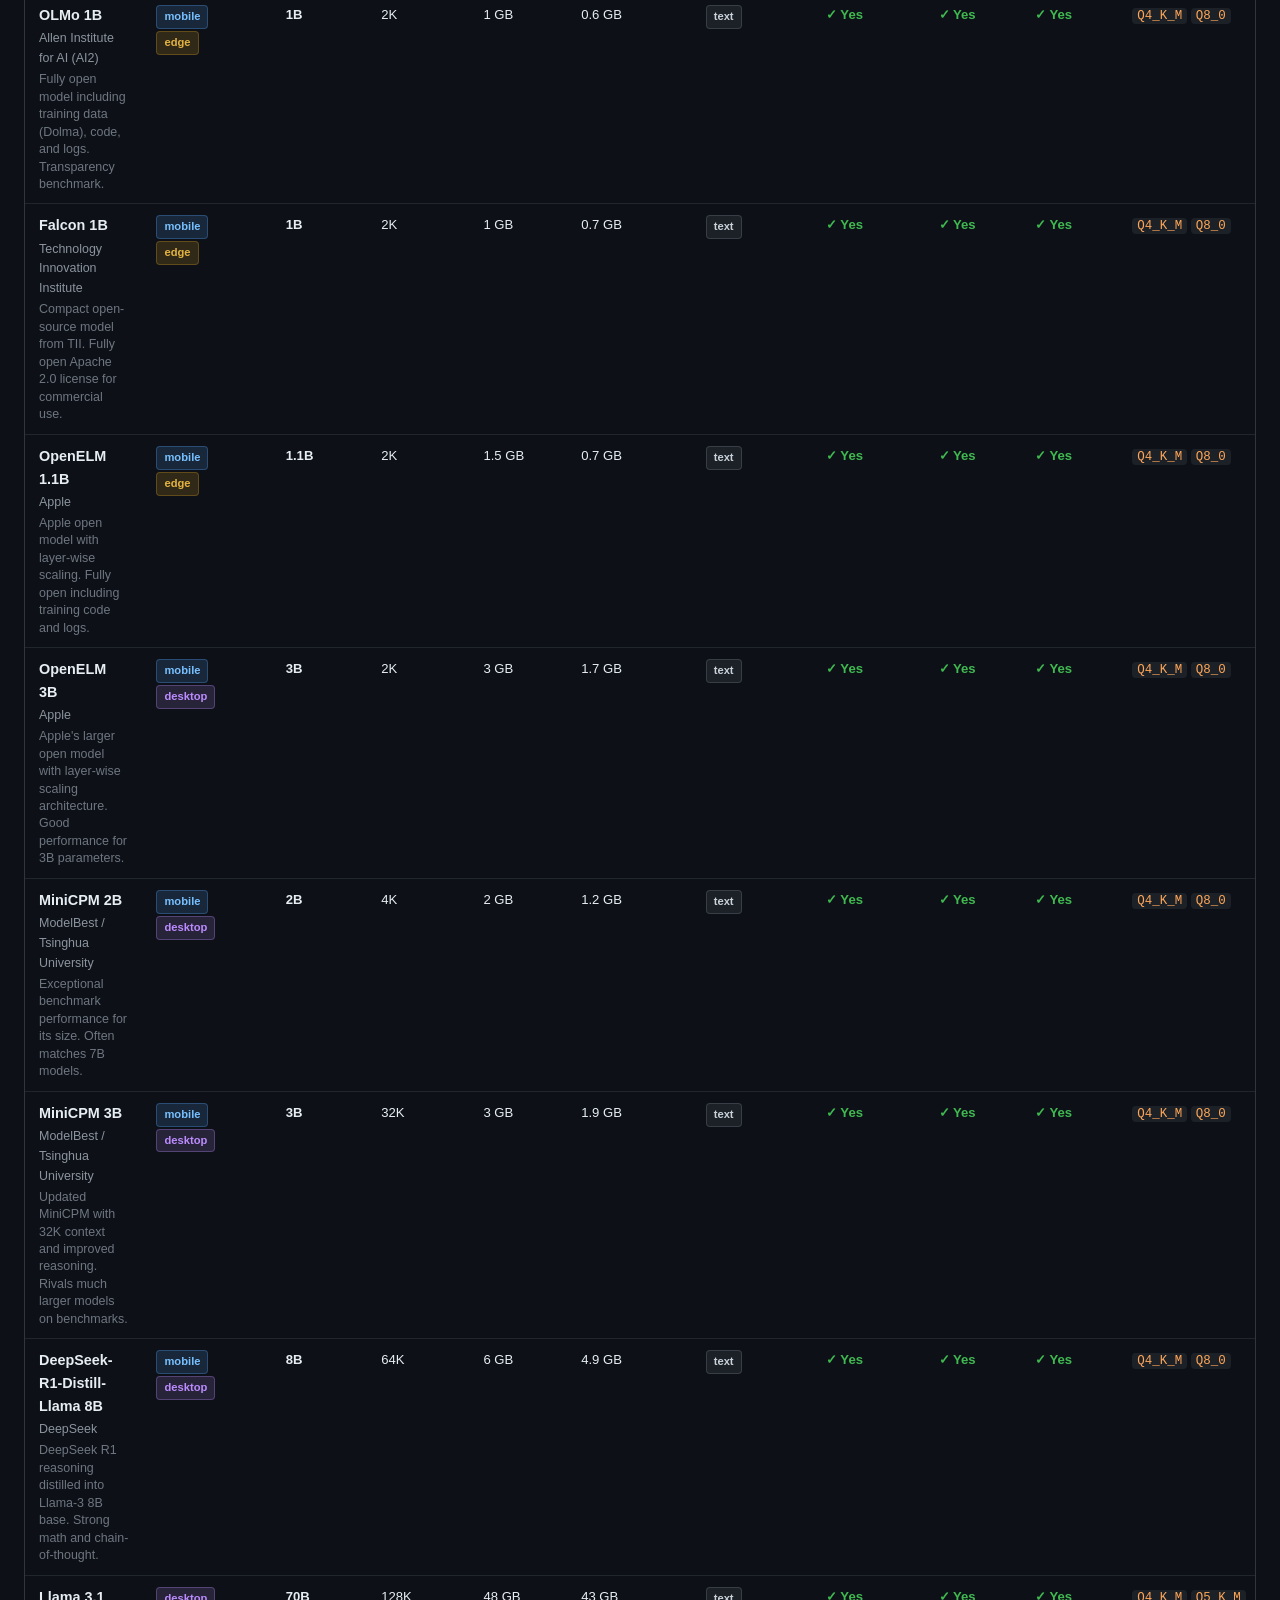
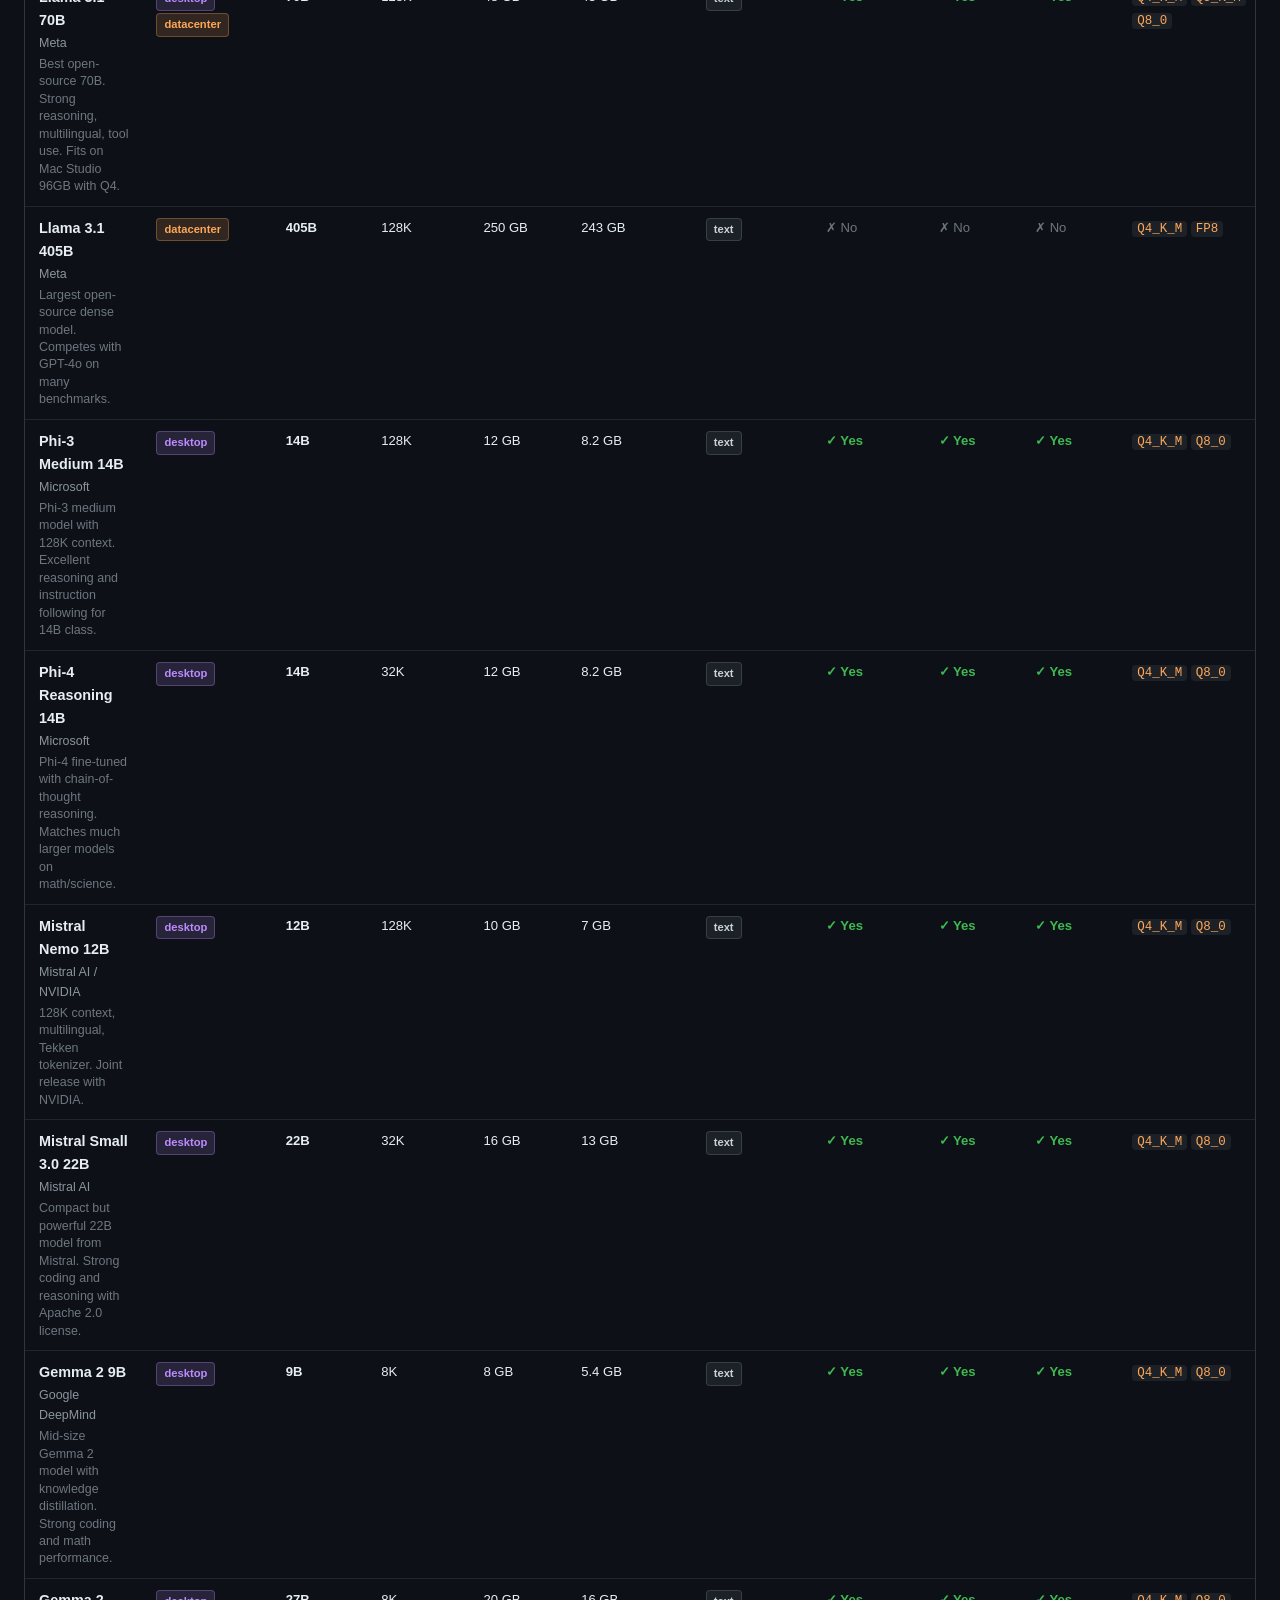
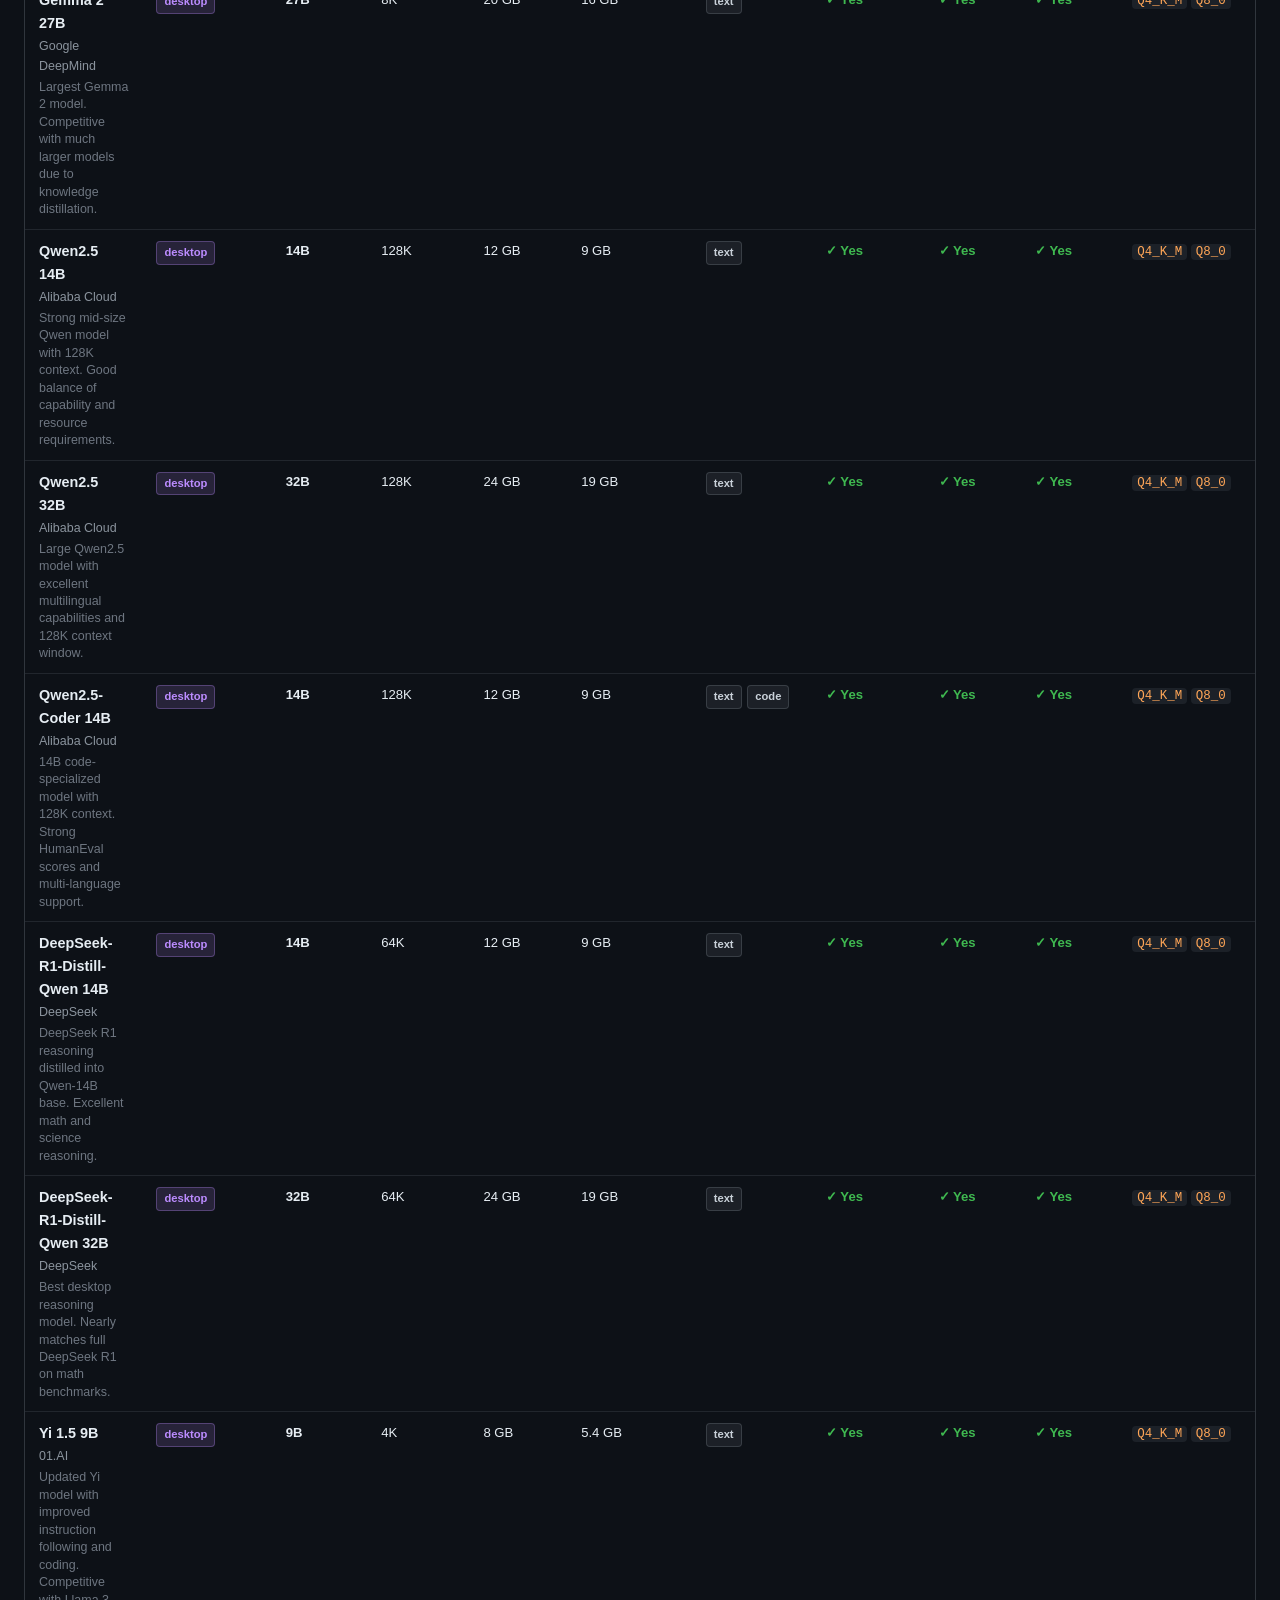
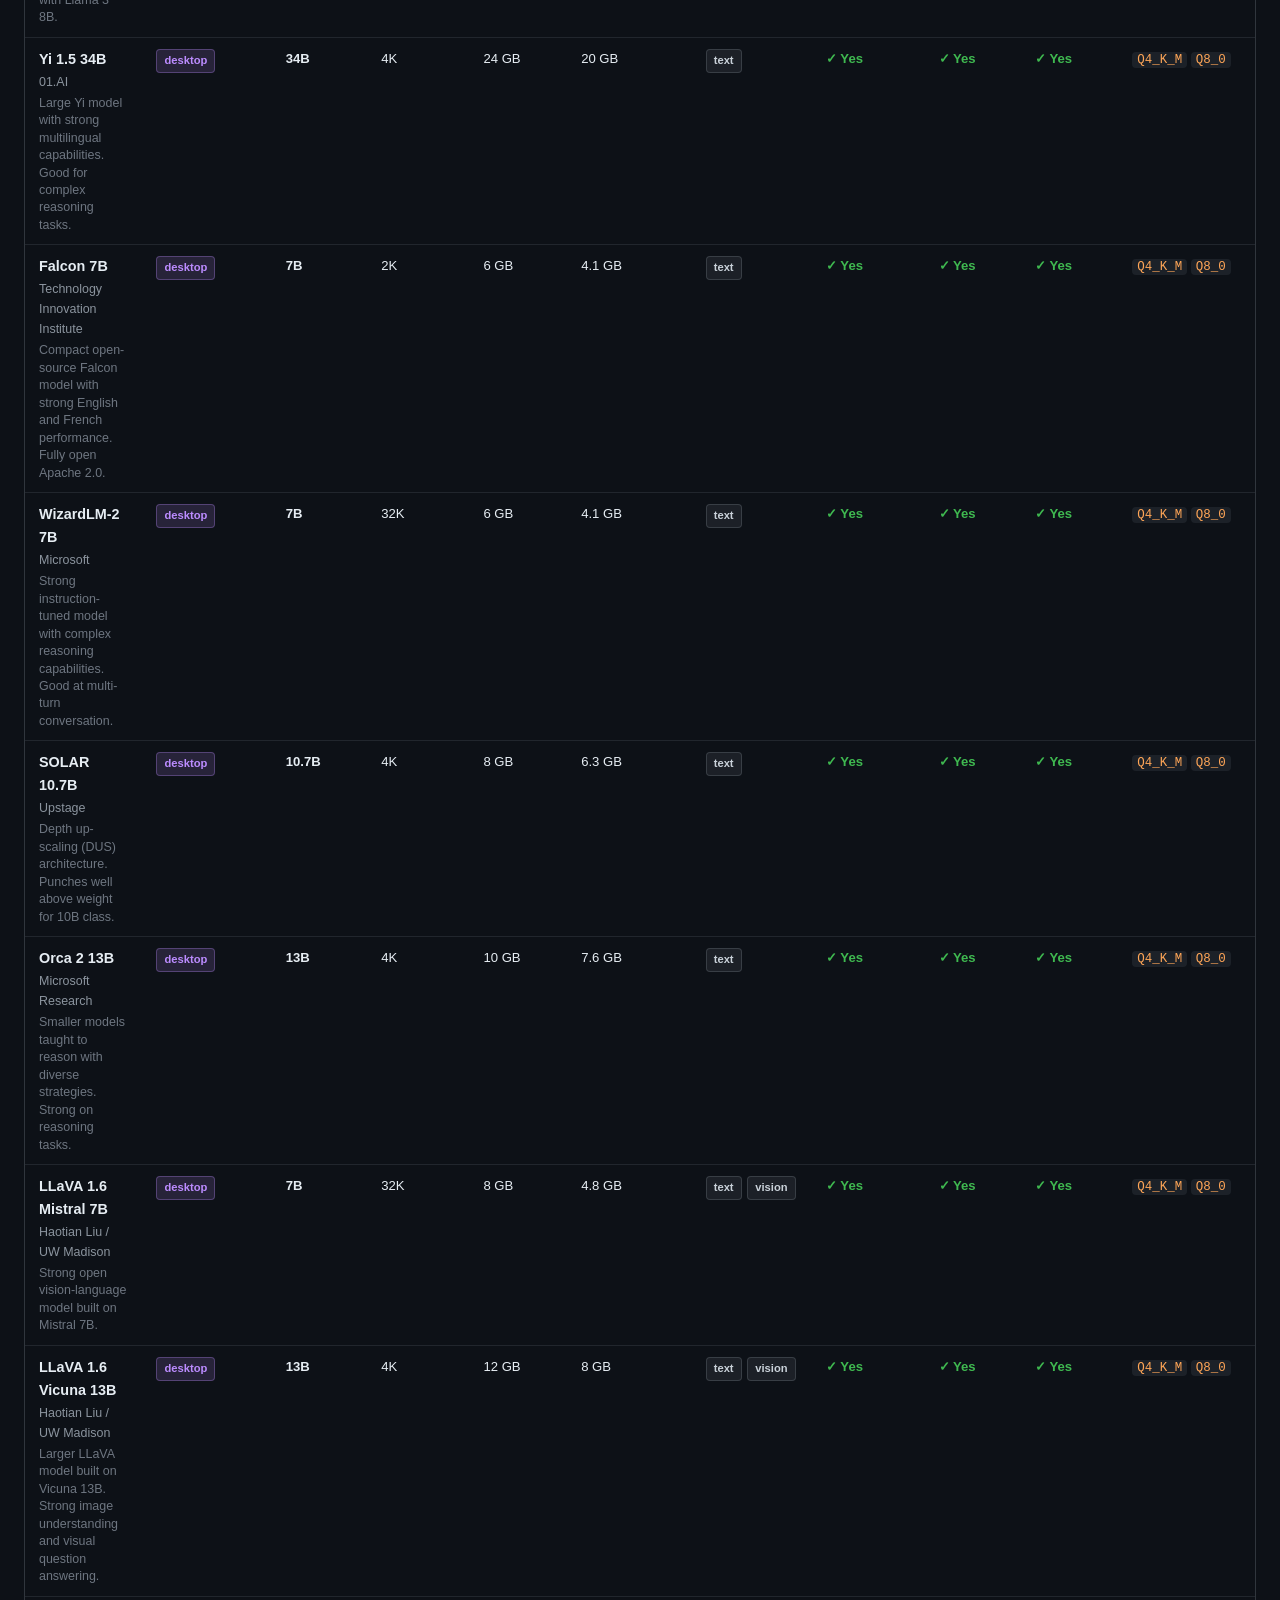
<file: pages/open-source.html>
<!DOCTYPE html>
<html lang="en">
<head>
  <meta charset="UTF-8">
  <meta name="viewport" content="width=device-width, initial-scale=1.0">
  <title>Open Source AI Models — AI Capabilities Catalog</title>
  <meta name="description" content="Complete reference for open-source AI models: Llama, Gemma, Qwen, Mistral, DeepSeek, Phi and more. Free to run locally, fully offline, privacy-preserving.">
  <link rel="stylesheet" href="../assets/css/styles.css">
</head>
<body>

  <!-- ============================================================
       NAVBAR
  ============================================================ -->
  <nav class="navbar">
    <div class="navbar-inner">
      <a href="../index.html" class="nav-brand">
        <span class="brand-icon">⬡</span> AI Capabilities
      </a>
      <ul class="nav-links">
        <li><a href="../index.html" class="nav-link">Home</a></li>
        <li><a href="open-source.html" class="nav-link active">Open Source</a></li>
        <li><a href="proprietary.html" class="nav-link">Proprietary</a></li>
        <li><a href="mobile.html" class="nav-link">Mobile</a></li>
        <li><a href="desktop.html" class="nav-link">Desktop</a></li>
        <li><a href="datacenter.html" class="nav-link">Datacenter</a></li>
        <li><a href="agi-roadmap.html" class="nav-link">AGI Roadmap</a></li>
        <span class="nav-demos-label">Demos</span>
        <li><a href="../demos/webllm/index.html" class="nav-link">WebLLM</a></li>
        <li><a href="../demos/transformers-js/index.html" class="nav-link">Transformers.js</a></li>
        <li><a href="../demos/onnx-web/index.html" class="nav-link">ONNX Web</a></li>
      </ul>
    </div>
  </nav>

  <!-- ============================================================
       HERO
  ============================================================ -->
  <header class="hero">
    <div class="page-container">
      <div class="hero-badge">Free &amp; Open Weights</div>
      <h1 class="hero-title">
        <span class="text-gradient">Open Source AI Models</span>
      </h1>
      <p class="hero-subtitle">
        Free to download, run locally, and modify — the foundation of on-device AGI.
        No API key, no usage fees, no data sent to third parties.
      </p>
      <div class="hero-actions">
        <a href="mobile.html" class="btn btn-primary">Mobile Models</a>
        <a href="agi-roadmap.html" class="btn btn-secondary">AGI Roadmap</a>
      </div>
    </div>
  </header>

  <main class="page-container">

    <!-- Key advantages -->
    <section class="section">
      <h2 class="section-title">Why Open Source?</h2>
      <div class="feature-grid">
        <div class="feature-card">
          <div class="feature-card-icon">🔒</div>
          <div class="feature-card-title">Privacy by Default</div>
          <div class="feature-card-desc">
            Your prompts and data never leave your device. No vendor can read, log, or train on your conversations.
            True confidentiality for personal, legal, medical, and business use.
          </div>
        </div>
        <div class="feature-card">
          <div class="feature-card-icon">💰</div>
          <div class="feature-card-title">Zero Cost at Inference</div>
          <div class="feature-card-desc">
            Once downloaded, inference is free. No per-token fees, no subscription, no rate limits.
            Run a million tokens a day without a billing alert.
          </div>
        </div>
        <div class="feature-card">
          <div class="feature-card-icon">🔧</div>
          <div class="feature-card-title">Fully Customizable</div>
          <div class="feature-card-desc">
            Fine-tune on your own data with LoRA or full fine-tuning. Merge models. Change system prompts.
            Modify tokenizers. No vendor lock-in.
          </div>
        </div>
        <div class="feature-card">
          <div class="feature-card-icon">✈</div>
          <div class="feature-card-title">Works Offline</div>
          <div class="feature-card-desc">
            Run in a Faraday cage, on a plane, in a basement, or in a country with internet censorship.
            No connectivity dependency for inference.
          </div>
        </div>
      </div>
    </section>

    <!-- Stats -->
    <section class="section">
      <h2 class="section-title">Open Source Model Stats</h2>
      <div id="stats"></div>
    </section>

    <!-- Filters -->
    <section class="section">
      <h2 class="section-title">Filter &amp; Search</h2>
      <div id="filters"></div>
    </section>

    <!-- Table -->
    <section class="section">
      <h2 class="section-title">Open Source Model Catalog</h2>
      <div id="catalog"></div>
    </section>

    <!-- Getting started -->
    <section class="section">
      <h2 class="section-title">Get Started in 60 Seconds</h2>
      <div class="info-box">
        <strong>Fastest path:</strong> Install <a href="https://ollama.ai" target="_blank" rel="noopener">Ollama</a>
        and run <code>ollama run llama3.2:3b</code> for a fully local chat model on any laptop. For mobile,
        use <a href="https://mlc.ai/mlc-llm" target="_blank" rel="noopener">MLC LLM</a> for Android/iOS
        or <a href="https://mediapipe.dev" target="_blank" rel="noopener">MediaPipe</a> for Gemma 3n on-device.
        For browser-only: try the <a href="../demos/webllm/index.html">WebLLM demo</a> — zero install required.
      </div>
    </section>

  </main>

  <footer class="footer">
    <p>
      AI Capabilities Catalog &mdash; Open Source Reference &mdash;
      <a href="https://github.com/bpupadhyaya/ai-capabilities" target="_blank" rel="noopener">GitHub</a> &mdash;
      MIT License
    </p>
  </footer>

  <script src="../assets/js/catalog.js"></script>
  <script>
    Catalog.initPage({
      jsonPath: '../data/models.json',
      statsContainerId: 'stats',
      tableContainerId: 'catalog',
      filterContainerId: 'filters',
      defaultFilters: { type: ['open-source'] },
      columns: [
        'name','deployment','params','context','ram_min',
        'storage_q4','modalities','on_device','offline','privacy',
        'quantizations','inference_engines','ollama_name','license','links'
      ],
      pageTitle: 'Open Source AI Models'
    });
  </script>
</body>
</html>
</file>
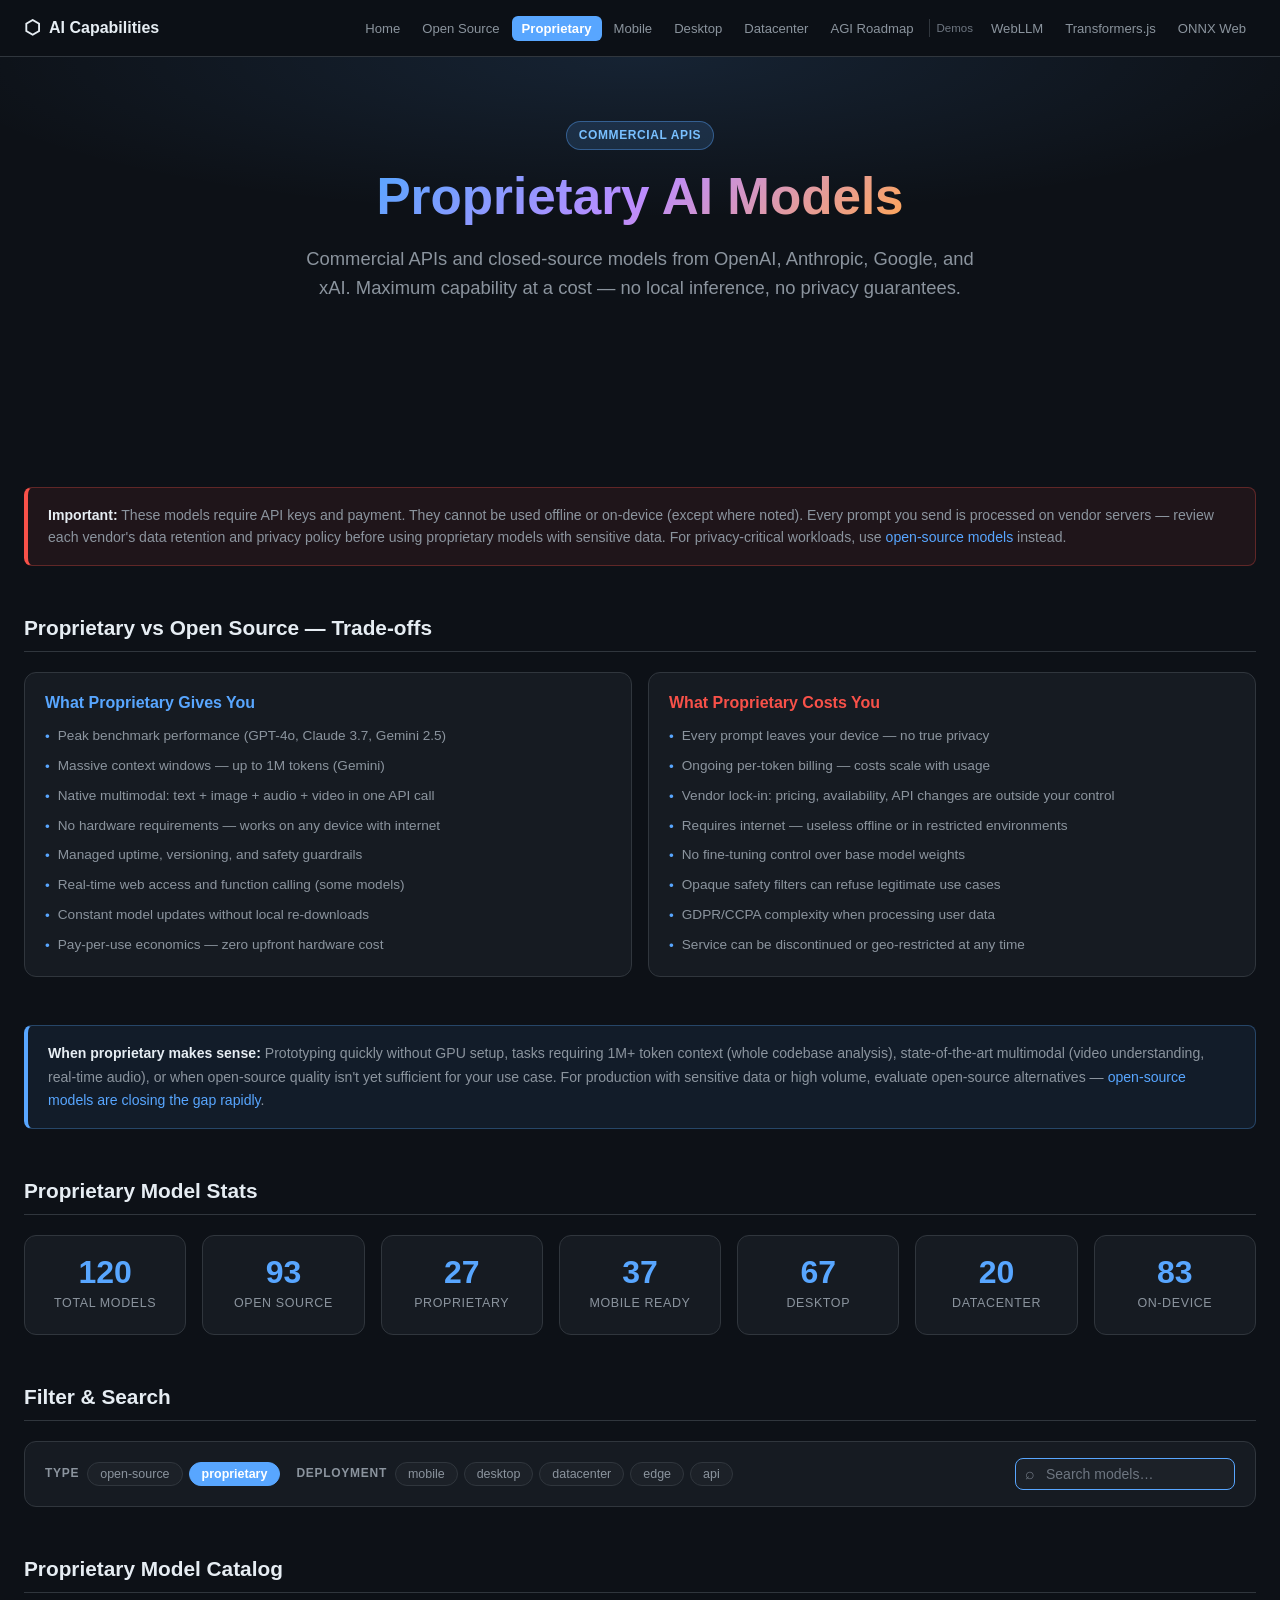
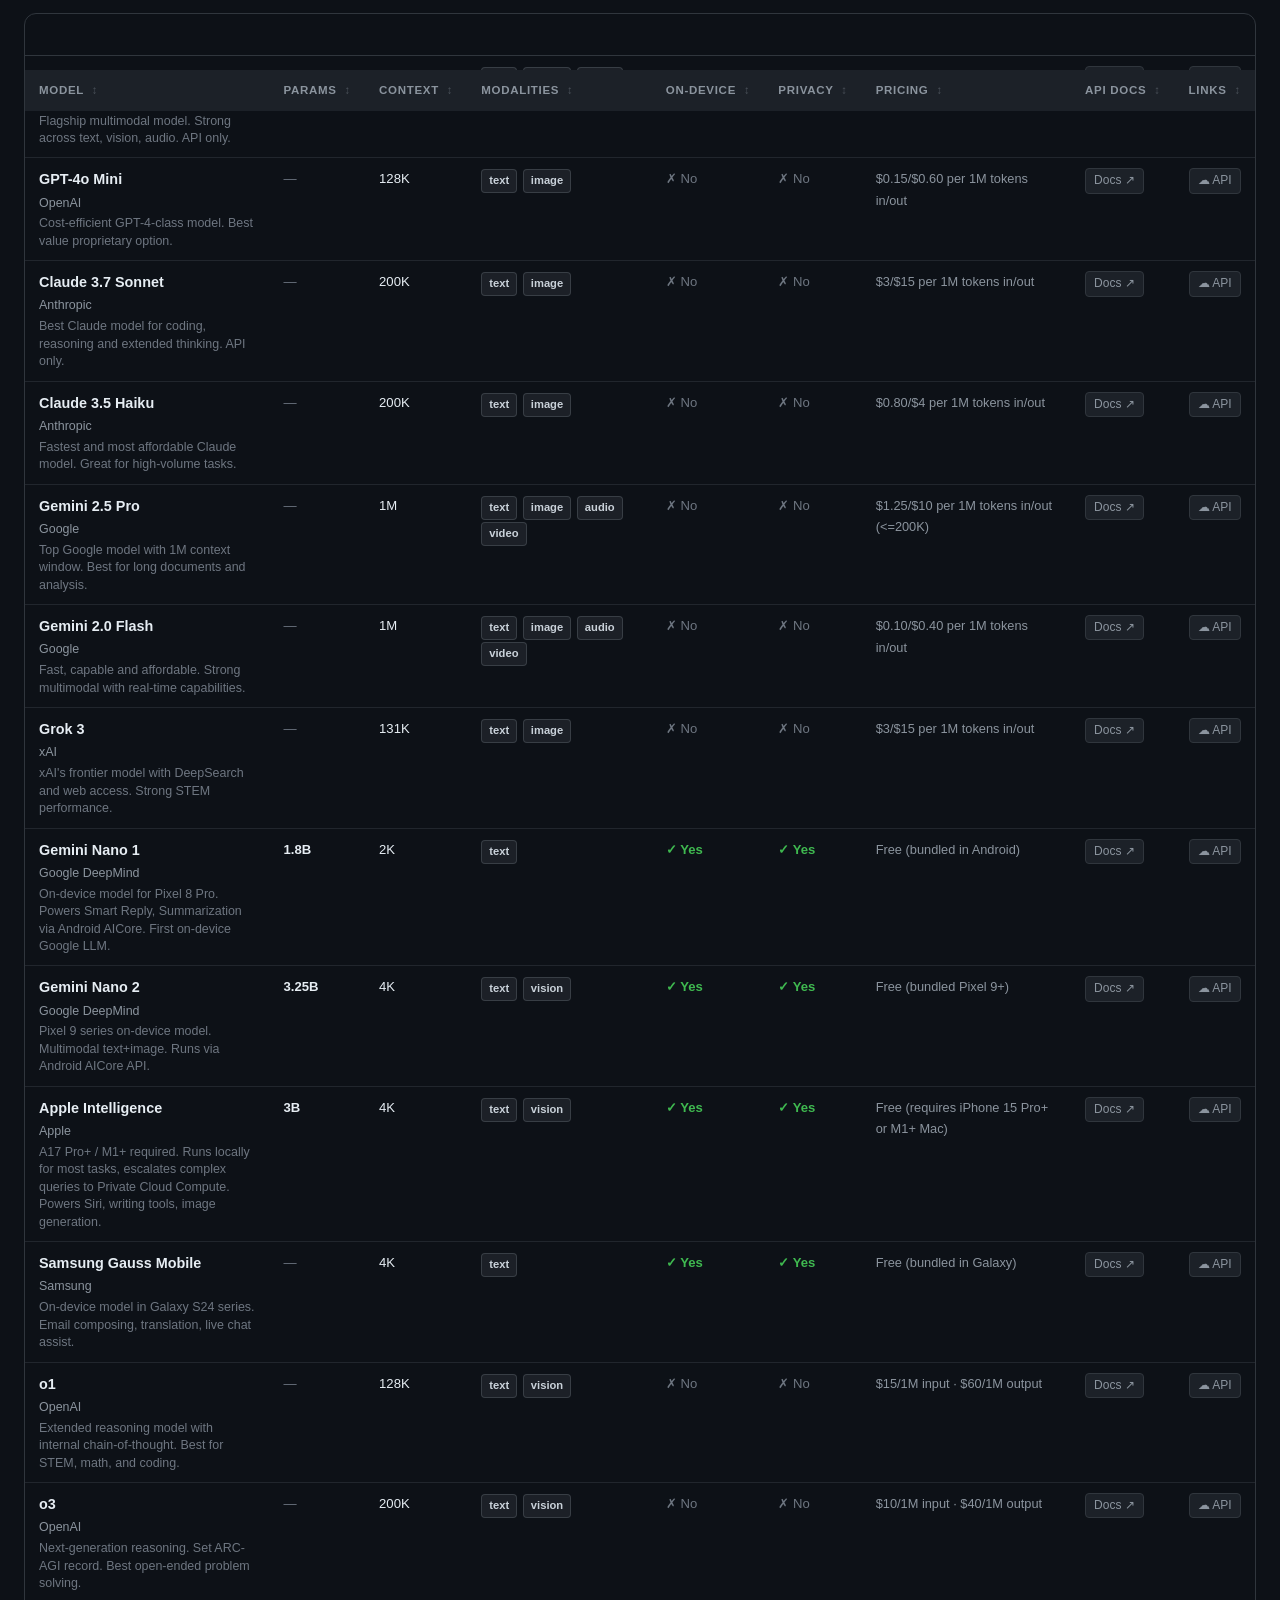
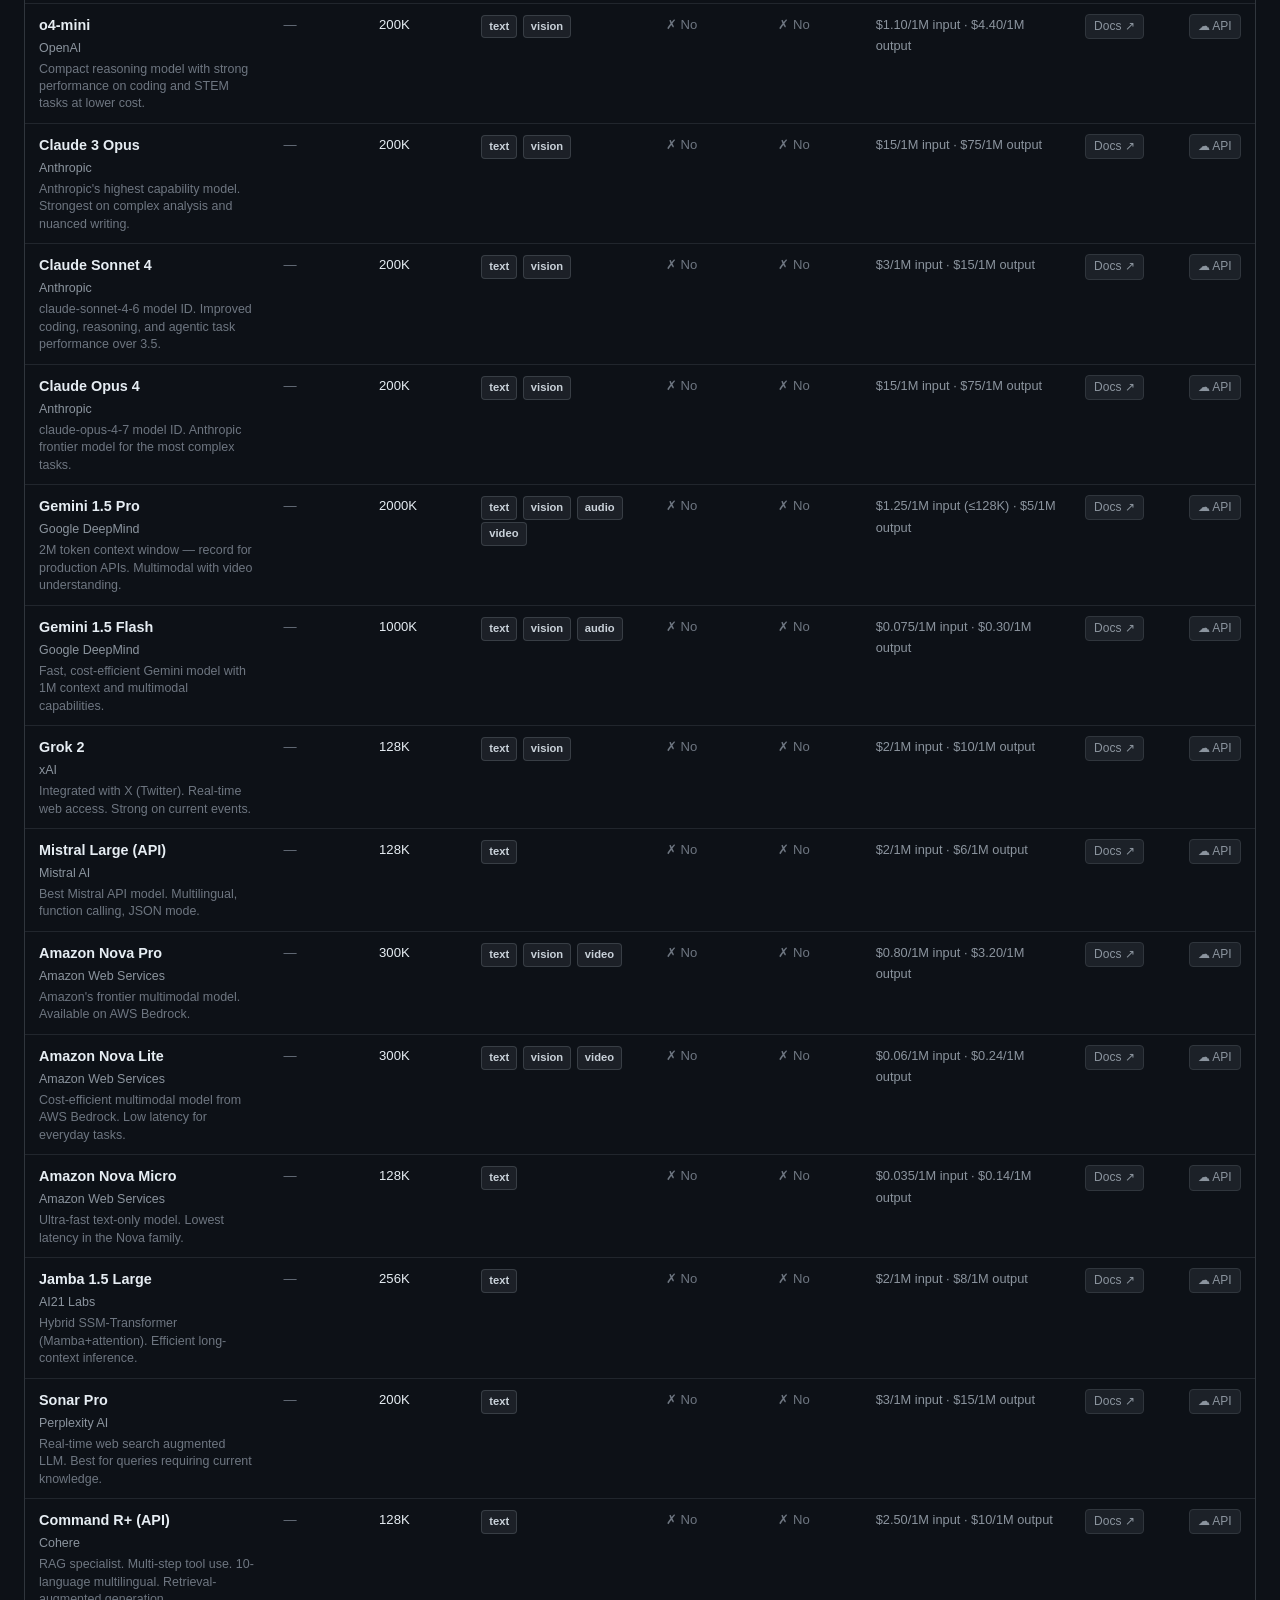
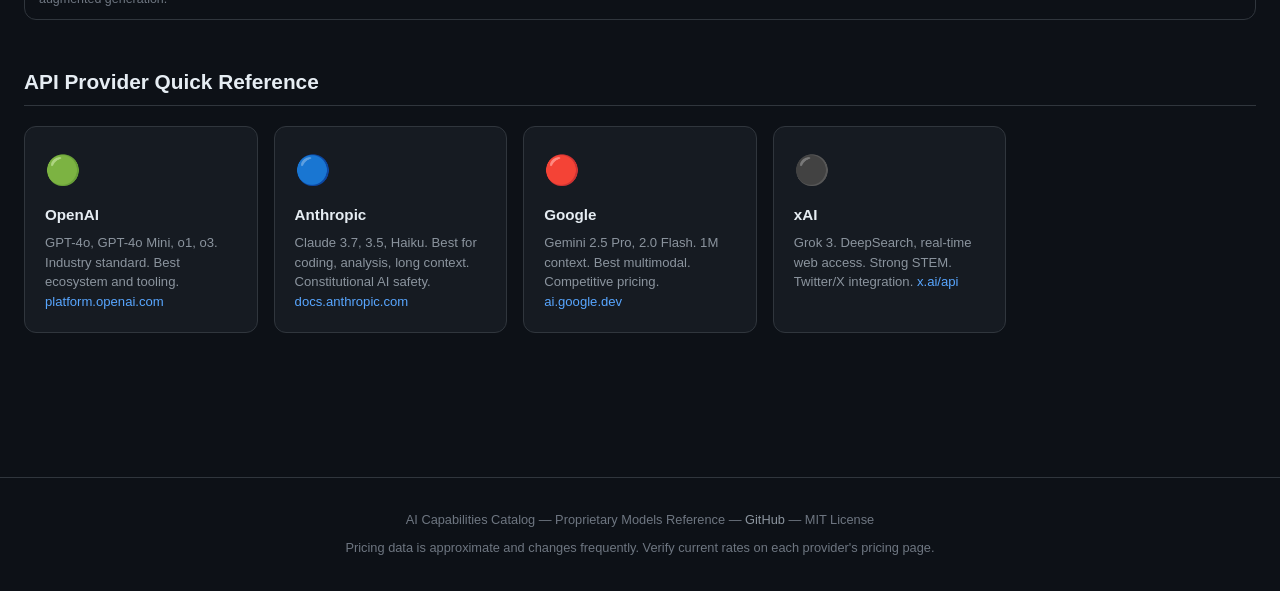
<file: pages/proprietary.html>
<!DOCTYPE html>
<html lang="en">
<head>
  <meta charset="UTF-8">
  <meta name="viewport" content="width=device-width, initial-scale=1.0">
  <title>Proprietary AI Models — AI Capabilities Catalog</title>
  <meta name="description" content="Reference for commercial AI APIs: GPT-4o, Claude 3.7, Gemini 2.5, Grok 3. Pricing, context windows, modalities, and comparison with open-source alternatives.">
  <link rel="stylesheet" href="../assets/css/styles.css">
</head>
<body>

  <!-- ============================================================
       NAVBAR
  ============================================================ -->
  <nav class="navbar">
    <div class="navbar-inner">
      <a href="../index.html" class="nav-brand">
        <span class="brand-icon">⬡</span> AI Capabilities
      </a>
      <ul class="nav-links">
        <li><a href="../index.html" class="nav-link">Home</a></li>
        <li><a href="open-source.html" class="nav-link">Open Source</a></li>
        <li><a href="proprietary.html" class="nav-link active">Proprietary</a></li>
        <li><a href="mobile.html" class="nav-link">Mobile</a></li>
        <li><a href="desktop.html" class="nav-link">Desktop</a></li>
        <li><a href="datacenter.html" class="nav-link">Datacenter</a></li>
        <li><a href="agi-roadmap.html" class="nav-link">AGI Roadmap</a></li>
        <span class="nav-demos-label">Demos</span>
        <li><a href="../demos/webllm/index.html" class="nav-link">WebLLM</a></li>
        <li><a href="../demos/transformers-js/index.html" class="nav-link">Transformers.js</a></li>
        <li><a href="../demos/onnx-web/index.html" class="nav-link">ONNX Web</a></li>
      </ul>
    </div>
  </nav>

  <!-- ============================================================
       HERO
  ============================================================ -->
  <header class="hero">
    <div class="page-container">
      <div class="hero-badge">Commercial APIs</div>
      <h1 class="hero-title">
        <span class="text-gradient">Proprietary AI Models</span>
      </h1>
      <p class="hero-subtitle">
        Commercial APIs and closed-source models from OpenAI, Anthropic, Google, and xAI.
        Maximum capability at a cost — no local inference, no privacy guarantees.
      </p>
    </div>
  </header>

  <main class="page-container">

    <!-- Warning box -->
    <section class="section">
      <div class="warn-box">
        <strong>Important:</strong> These models require API keys and payment. They cannot be used
        offline or on-device (except where noted). Every prompt you send is processed on vendor
        servers — review each vendor's data retention and privacy policy before using proprietary
        models with sensitive data. For privacy-critical workloads, use
        <a href="open-source.html">open-source models</a> instead.
      </div>
    </section>

    <!-- Comparison section -->
    <section class="section">
      <h2 class="section-title">Proprietary vs Open Source — Trade-offs</h2>
      <div class="compare-grid">
        <div class="compare-col">
          <h3 style="color:var(--accent)">What Proprietary Gives You</h3>
          <ul>
            <li>Peak benchmark performance (GPT-4o, Claude 3.7, Gemini 2.5)</li>
            <li>Massive context windows — up to 1M tokens (Gemini)</li>
            <li>Native multimodal: text + image + audio + video in one API call</li>
            <li>No hardware requirements — works on any device with internet</li>
            <li>Managed uptime, versioning, and safety guardrails</li>
            <li>Real-time web access and function calling (some models)</li>
            <li>Constant model updates without local re-downloads</li>
            <li>Pay-per-use economics — zero upfront hardware cost</li>
          </ul>
        </div>
        <div class="compare-col">
          <h3 style="color:var(--red)">What Proprietary Costs You</h3>
          <ul>
            <li>Every prompt leaves your device — no true privacy</li>
            <li>Ongoing per-token billing — costs scale with usage</li>
            <li>Vendor lock-in: pricing, availability, API changes are outside your control</li>
            <li>Requires internet — useless offline or in restricted environments</li>
            <li>No fine-tuning control over base model weights</li>
            <li>Opaque safety filters can refuse legitimate use cases</li>
            <li>GDPR/CCPA complexity when processing user data</li>
            <li>Service can be discontinued or geo-restricted at any time</li>
          </ul>
        </div>
      </div>
    </section>

    <!-- When to use proprietary -->
    <section class="section">
      <div class="info-box">
        <strong>When proprietary makes sense:</strong> Prototyping quickly without GPU setup,
        tasks requiring 1M+ token context (whole codebase analysis), state-of-the-art multimodal
        (video understanding, real-time audio), or when open-source quality isn't yet sufficient for
        your use case. For production with sensitive data or high volume, evaluate open-source
        alternatives — <a href="agi-roadmap.html">open-source models are closing the gap rapidly</a>.
      </div>
    </section>

    <!-- Stats -->
    <section class="section">
      <h2 class="section-title">Proprietary Model Stats</h2>
      <div id="stats"></div>
    </section>

    <!-- Filters -->
    <section class="section">
      <h2 class="section-title">Filter &amp; Search</h2>
      <div id="filters"></div>
    </section>

    <!-- Table -->
    <section class="section">
      <h2 class="section-title">Proprietary Model Catalog</h2>
      <div id="catalog"></div>
    </section>

    <!-- Provider guide -->
    <section class="section">
      <h2 class="section-title">API Provider Quick Reference</h2>
      <div class="feature-grid">
        <div class="feature-card">
          <div class="feature-card-icon">🟢</div>
          <div class="feature-card-title">OpenAI</div>
          <div class="feature-card-desc">
            GPT-4o, GPT-4o Mini, o1, o3. Industry standard. Best ecosystem and tooling.
            <a href="https://platform.openai.com" target="_blank" rel="noopener">platform.openai.com</a>
          </div>
        </div>
        <div class="feature-card">
          <div class="feature-card-icon">🔵</div>
          <div class="feature-card-title">Anthropic</div>
          <div class="feature-card-desc">
            Claude 3.7, 3.5, Haiku. Best for coding, analysis, long context. Constitutional AI safety.
            <a href="https://docs.anthropic.com" target="_blank" rel="noopener">docs.anthropic.com</a>
          </div>
        </div>
        <div class="feature-card">
          <div class="feature-card-icon">🔴</div>
          <div class="feature-card-title">Google</div>
          <div class="feature-card-desc">
            Gemini 2.5 Pro, 2.0 Flash. 1M context. Best multimodal. Competitive pricing.
            <a href="https://ai.google.dev" target="_blank" rel="noopener">ai.google.dev</a>
          </div>
        </div>
        <div class="feature-card">
          <div class="feature-card-icon">⚫</div>
          <div class="feature-card-title">xAI</div>
          <div class="feature-card-desc">
            Grok 3. DeepSearch, real-time web access. Strong STEM. Twitter/X integration.
            <a href="https://x.ai/api" target="_blank" rel="noopener">x.ai/api</a>
          </div>
        </div>
      </div>
    </section>

  </main>

  <footer class="footer">
    <p>
      AI Capabilities Catalog &mdash; Proprietary Models Reference &mdash;
      <a href="https://github.com/bpupadhyaya/ai-capabilities" target="_blank" rel="noopener">GitHub</a> &mdash;
      MIT License
    </p>
    <p style="margin-top:8px">Pricing data is approximate and changes frequently. Verify current rates on each provider's pricing page.</p>
  </footer>

  <script src="../assets/js/catalog.js"></script>
  <script>
    Catalog.initPage({
      jsonPath: '../data/models.json',
      statsContainerId: 'stats',
      tableContainerId: 'catalog',
      filterContainerId: 'filters',
      defaultFilters: { type: ['proprietary'] },
      columns: [
        'name','params','context','modalities','on_device',
        'privacy','pricing','api_url','links'
      ],
      pageTitle: 'Proprietary AI Models'
    });
  </script>
</body>
</html>
</file>
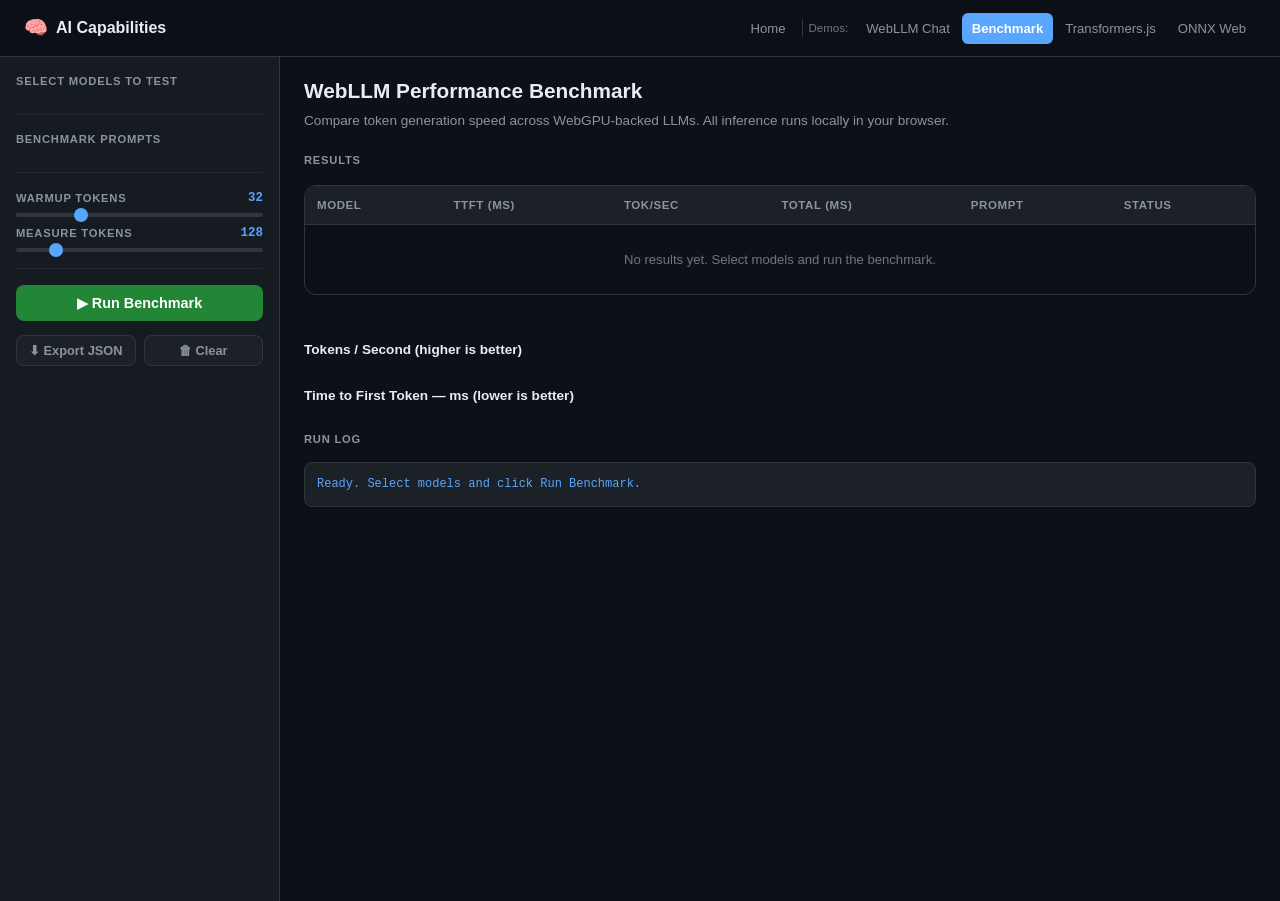
<file: demos/webllm/benchmark.html>
<!DOCTYPE html>
<html lang="en">
<head>
<meta charset="UTF-8">
<meta name="viewport" content="width=device-width, initial-scale=1.0">
<title>WebLLM Benchmark — AI Capabilities</title>
<link rel="stylesheet" href="../../assets/css/styles.css">
<style>
  body { overflow-y: auto; }

  .bench-layout {
    display: flex;
    height: calc(100vh - 56px);
    overflow: hidden;
  }

  .bench-sidebar {
    width: 280px;
    flex-shrink: 0;
    background: var(--bg-card);
    border-right: 1px solid var(--border);
    overflow-y: auto;
    padding: 16px;
    display: flex;
    flex-direction: column;
    gap: 14px;
  }

  .bench-main {
    flex: 1;
    overflow-y: auto;
    padding: 20px 24px;
  }

  .model-check-item {
    display: flex;
    align-items: center;
    gap: 8px;
    padding: 6px 8px;
    border-radius: 6px;
    cursor: pointer;
    transition: background .1s;
  }
  .model-check-item:hover { background: var(--bg-card2); }
  .model-check-item input[type="checkbox"] { accent-color: var(--accent); width: 14px; height: 14px; }
  .model-check-item label { font-size: .82rem; color: var(--text-muted); cursor: pointer; line-height: 1.3; }

  .prompt-card {
    background: var(--bg-card2);
    border: 1px solid var(--border);
    border-radius: var(--radius);
    padding: 10px 12px;
    margin-bottom: 8px;
  }
  .prompt-card-header { display: flex; align-items: center; justify-content: space-between; margin-bottom: 4px; }
  .prompt-card-name { font-size: .75rem; font-weight: 600; color: var(--accent); text-transform: uppercase; letter-spacing: .04em; }
  .prompt-card-text { font-size: .8rem; color: var(--text-muted); line-height: 1.4; }

  .results-table-wrapper {
    overflow-x: auto;
    border: 1px solid var(--border);
    border-radius: var(--radius-lg);
    margin-bottom: 24px;
  }

  .results-table {
    width: 100%;
    border-collapse: collapse;
    font-size: .82rem;
    min-width: 600px;
  }
  .results-table thead th {
    background: var(--bg-card2);
    color: var(--text-muted);
    font-weight: 600;
    font-size: .72rem;
    text-transform: uppercase;
    letter-spacing: .05em;
    padding: 10px 12px;
    text-align: left;
    border-bottom: 1px solid var(--border);
    white-space: nowrap;
  }
  .results-table tbody td {
    padding: 10px 12px;
    border-bottom: 1px solid var(--border-dim);
    vertical-align: middle;
    color: var(--text);
  }
  .results-table tbody tr:last-child td { border-bottom: none; }
  .results-table tbody tr:hover td { background: var(--bg-card2); }
  .results-table td.model-col { font-weight: 600; font-size: .8rem; }
  .results-table td.num-col { font-family: var(--mono); text-align: right; }

  .status-badge {
    display: inline-block;
    padding: 2px 8px;
    border-radius: 4px;
    font-size: .7rem;
    font-weight: 600;
  }
  .status-badge.pending    { background: rgba(139,148,158,.15); color: var(--text-dim); }
  .status-badge.running    { background: rgba(88,166,255,.18); color: var(--accent); }
  .status-badge.done       { background: rgba(63,185,80,.15); color: var(--green); }
  .status-badge.error      { background: rgba(248,81,73,.15); color: var(--red); }
  .status-badge.skipped    { background: rgba(210,153,34,.15); color: var(--yellow); }

  .chart-section { margin-bottom: 24px; }
  .chart-title { font-size: .85rem; font-weight: 600; color: var(--text); margin-bottom: 12px; }

  .run-btn {
    width: 100%;
    padding: 10px;
    background: var(--green-dim);
    color: #fff;
    border: none;
    border-radius: var(--radius);
    font-family: var(--font);
    font-size: .9rem;
    font-weight: 600;
    cursor: pointer;
    transition: filter .15s;
    display: flex;
    align-items: center;
    justify-content: center;
    gap: 6px;
  }
  .run-btn:hover:not(:disabled) { filter: brightness(1.15); }
  .run-btn:disabled { opacity: .4; cursor: not-allowed; }

  .action-row { display: flex; gap: 8px; flex-wrap: wrap; }
  .export-btn {
    flex: 1;
    padding: 7px;
    background: var(--bg-card2);
    border: 1px solid var(--border);
    border-radius: var(--radius);
    color: var(--text-muted);
    font-size: .8rem;
    font-weight: 600;
    cursor: pointer;
    font-family: var(--font);
    transition: border-color .15s, color .15s;
  }
  .export-btn:hover { border-color: var(--accent); color: var(--accent); }

  .log-box {
    background: var(--bg-card2);
    border: 1px solid var(--border);
    border-radius: var(--radius);
    padding: 10px 12px;
    font-family: var(--mono);
    font-size: .75rem;
    color: var(--text-muted);
    max-height: 160px;
    overflow-y: auto;
    line-height: 1.6;
  }
  .log-entry { border-bottom: 1px solid var(--border-dim); padding: 2px 0; }
  .log-entry:last-child { border-bottom: none; }
  .log-entry.info  { color: var(--accent); }
  .log-entry.ok    { color: var(--green); }
  .log-entry.err   { color: var(--red); }
  .log-entry.warn  { color: var(--yellow); }
</style>
</head>
<body>

<nav class="navbar">
  <div class="navbar-inner">
    <a class="nav-brand" href="../../index.html">
      <span class="brand-icon">🧠</span> AI Capabilities
    </a>
    <div class="nav-links">
      <a class="nav-link" href="../../index.html">Home</a>
      <span class="nav-demos-label">Demos:</span>
      <a class="nav-link" href="index.html">WebLLM Chat</a>
      <a class="nav-link active" href="benchmark.html">Benchmark</a>
      <a class="nav-link" href="../transformers-js/index.html">Transformers.js</a>
      <a class="nav-link" href="../onnx-web/index.html">ONNX Web</a>
    </div>
  </div>
</nav>

<div class="bench-layout">

  <!-- Sidebar: config -->
  <aside class="bench-sidebar">

    <div class="sidebar-section">
      <div class="sidebar-label">Select Models to Test</div>
      <div id="modelCheckList">
        <!-- populated by JS -->
      </div>
    </div>

    <hr class="sidebar-divider">

    <div class="sidebar-section">
      <div class="sidebar-label">Benchmark Prompts</div>
      <div id="promptList"></div>
    </div>

    <hr class="sidebar-divider">

    <div class="sidebar-section">
      <div class="slider-row">
        <div class="slider-header">
          <span class="sidebar-label">Warmup Tokens</span>
          <span class="slider-val" id="warmupVal">32</span>
        </div>
        <input type="range" id="warmupSlider" min="0" max="128" step="16" value="32">
      </div>
      <div class="slider-row">
        <div class="slider-header">
          <span class="sidebar-label">Measure Tokens</span>
          <span class="slider-val" id="measureVal">128</span>
        </div>
        <input type="range" id="measureSlider" min="64" max="512" step="64" value="128">
      </div>
    </div>

    <hr class="sidebar-divider">

    <button class="run-btn" id="runBtn">▶ Run Benchmark</button>

    <div class="action-row">
      <button class="export-btn" id="exportJsonBtn">⬇ Export JSON</button>
      <button class="export-btn" id="clearResultsBtn">🗑 Clear</button>
    </div>

  </aside>

  <!-- Main: results -->
  <main class="bench-main">

    <div style="margin-bottom:20px">
      <h1 style="font-size:1.3rem;font-weight:700;margin-bottom:6px">WebLLM Performance Benchmark</h1>
      <p style="font-size:.85rem;color:var(--text-muted)">Compare token generation speed across WebGPU-backed LLMs. All inference runs locally in your browser.</p>
    </div>

    <div class="webgpu-warning" id="gpuWarning" style="display:none;margin:0 0 16px 0">
      <span>⚠️</span>
      <div><strong>WebGPU not detected.</strong> Benchmark requires Chrome 113+ with WebGPU. Results may not run correctly.</div>
    </div>

    <!-- Results table -->
    <div class="sidebar-section" style="margin-bottom:20px">
      <div class="sidebar-label" style="margin-bottom:8px">Results</div>
      <div class="results-table-wrapper">
        <table class="results-table" id="resultsTable">
          <thead>
            <tr>
              <th>Model</th>
              <th class="num-col">TTFT (ms)</th>
              <th class="num-col">Tok/sec</th>
              <th class="num-col">Total (ms)</th>
              <th>Prompt</th>
              <th>Status</th>
            </tr>
          </thead>
          <tbody id="resultsBody">
            <tr id="emptyRow">
              <td colspan="6" style="text-align:center;color:var(--text-dim);padding:24px">
                No results yet. Select models and run the benchmark.
              </td>
            </tr>
          </tbody>
        </table>
      </div>
    </div>

    <!-- Bar charts -->
    <div class="chart-section">
      <div class="chart-title">Tokens / Second (higher is better)</div>
      <div id="tpsChart"></div>
    </div>

    <div class="chart-section">
      <div class="chart-title">Time to First Token — ms (lower is better)</div>
      <div id="ttftChart"></div>
    </div>

    <!-- Log -->
    <div class="sidebar-section">
      <div class="sidebar-label" style="margin-bottom:6px">Run Log</div>
      <div class="log-box" id="logBox">
        <div class="log-entry info">Ready. Select models and click Run Benchmark.</div>
      </div>
    </div>

  </main>
</div>

<script type="module">
import * as webllm from "https://esm.run/@mlc-ai/web-llm";

// ── Constants ──────────────────────────────────────────────────────────────
const MODELS = [
  { id: "Qwen2.5-0.5B-Instruct-q4f16_1-MLC",         label: "Qwen2.5 0.5B",        params: "0.5B"  },
  { id: "Llama-3.2-1B-Instruct-q4f32_1-MLC",         label: "Llama 3.2 1B",         params: "1B"    },
  { id: "TinyLlama-1.1B-Chat-v1.0-q4f16_1-MLC",      label: "TinyLlama 1.1B",       params: "1.1B"  },
  { id: "SmolLM2-1.7B-Instruct-q4f16_1-MLC",         label: "SmolLM2 1.7B",         params: "1.7B"  },
  { id: "DeepSeek-R1-Distill-Qwen-1.5B-q4f16_1-MLC", label: "DeepSeek-R1 1.5B",     params: "1.5B"  },
  { id: "gemma-2-2b-it-q4f16_1-MLC",                 label: "Gemma 2 2B",            params: "2B"    },
  { id: "Llama-3.2-3B-Instruct-q4f32_1-MLC",         label: "Llama 3.2 3B",         params: "3B"    },
  { id: "Phi-3.5-mini-instruct-q4f16_1-MLC",         label: "Phi-3.5 Mini 3.8B",    params: "3.8B"  },
  { id: "Qwen2.5-7B-Instruct-q4f16_1-MLC",           label: "Qwen2.5 7B",           params: "7B"    },
  { id: "Mistral-7B-Instruct-v0.3-q4f16_1-MLC",      label: "Mistral 7B",           params: "7B"    },
  { id: "Llama-3.1-8B-Instruct-q4f32_1-MLC",         label: "Llama 3.1 8B",         params: "8B"    },
];

const PROMPTS = [
  { id: "short",  name: "Short",  text: "What is 2+2?" },
  { id: "medium", name: "Medium", text: "Explain the concept of machine learning in 3 sentences." },
  { id: "long",   name: "Long",   text: "Write a detailed 5-paragraph essay on the importance of privacy in the age of AI." },
  { id: "code",   name: "Code",   text: "Write a Python function that implements binary search with type hints and docstring." },
];

// ── State ──────────────────────────────────────────────────────────────────
let results = loadSavedResults();
let running = false;
let engine  = null;

// ── DOM ────────────────────────────────────────────────────────────────────
const $ = id => document.getElementById(id);

if (!navigator.gpu) $("gpuWarning").style.display = "flex";

// Populate model checkboxes
const checkList = $("modelCheckList");
MODELS.forEach(m => {
  const row = document.createElement("div");
  row.className = "model-check-item";
  const cb = document.createElement("input");
  cb.type = "checkbox";
  cb.id = "cb_" + m.id;
  cb.value = m.id;
  // Pre-check small models
  if (["Qwen2.5-0.5B-Instruct-q4f16_1-MLC", "Llama-3.2-1B-Instruct-q4f32_1-MLC"].includes(m.id)) {
    cb.checked = true;
  }
  const lbl = document.createElement("label");
  lbl.htmlFor = "cb_" + m.id;
  lbl.textContent = m.label + " (" + m.params + ")";
  row.appendChild(cb); row.appendChild(lbl);
  checkList.appendChild(row);
});

// Populate prompt cards
const promptList = $("promptList");
PROMPTS.forEach(p => {
  const card = document.createElement("div");
  card.className = "prompt-card";
  card.innerHTML = `
    <div class="prompt-card-header">
      <span class="prompt-card-name">${p.name}</span>
    </div>
    <div class="prompt-card-text">${p.text}</div>`;
  promptList.appendChild(card);
});

// Sliders
$("warmupSlider").addEventListener("input", () => { $("warmupVal").textContent = $("warmupSlider").value; });
$("measureSlider").addEventListener("input", () => { $("measureVal").textContent = $("measureSlider").value; });

// Render saved results on load
renderResults();

// ── Run Benchmark ──────────────────────────────────────────────────────────
$("runBtn").addEventListener("click", runBenchmark);

async function runBenchmark() {
  if (running) return;

  const selectedModels = MODELS.filter(m => {
    const cb = document.getElementById("cb_" + m.id);
    return cb && cb.checked;
  });

  if (selectedModels.length === 0) {
    log("warn", "Select at least one model to benchmark.");
    return;
  }

  running = true;
  $("runBtn").disabled = true;
  $("runBtn").textContent = "⏳ Running…";

  const measureTokens = parseInt($("measureSlider").value);

  for (const model of selectedModels) {
    for (const prompt of PROMPTS) {
      const rowId = model.id + "_" + prompt.id;
      upsertResultRow(rowId, model.label, prompt.name, "running", null, null, null);
      log("info", `Loading ${model.label}…`);

      try {
        // Load/reload model
        if (!engine) engine = new webllm.MLCEngine();
        await engine.reload(model.id, {
          initProgressCallback: (r) => {
            const pct = Math.round((r.progress || 0) * 100);
            log("info", `  ${model.label}: ${pct}%`);
          }
        });
        await engine.resetChat();

        log("info", `Running prompt [${prompt.name}] on ${model.label}…`);

        const messages = [
          { role: "system", content: "You are a helpful assistant. Be concise." },
          { role: "user",   content: prompt.text }
        ];

        const t0 = performance.now();
        let ttft = null;
        let tokenCount = 0;

        const stream = await engine.chat.completions.create({
          messages,
          stream: true,
          temperature: 0.0, // greedy for reproducibility
          max_tokens: measureTokens,
        });

        for await (const chunk of stream) {
          const delta = chunk.choices[0]?.delta?.content || "";
          if (delta && ttft === null) { ttft = performance.now() - t0; }
          if (delta) tokenCount += delta.split(/\s+/).filter(Boolean).length;
        }

        const totalMs = performance.now() - t0;
        const tps = (tokenCount / (totalMs / 1000)).toFixed(1);
        const ttftMs = ttft ? Math.round(ttft) : 0;

        const r = { rowId, model: model.label, prompt: prompt.name,
                    ttft: ttftMs, tps: parseFloat(tps), totalMs: Math.round(totalMs),
                    status: "done", ts: Date.now() };
        saveResult(r);
        upsertResultRow(rowId, model.label, prompt.name, "done", ttftMs, tps, Math.round(totalMs));
        log("ok", `  Done: ${tps} tok/s, TTFT ${ttftMs}ms`);

      } catch (err) {
        upsertResultRow(rowId, model.label, prompt.name, "error", null, null, null);
        log("err", `  Error: ${err.message}`);
        console.error(err);
      }
    }
  }

  running = false;
  $("runBtn").disabled = false;
  $("runBtn").textContent = "▶ Run Benchmark";
  log("ok", "Benchmark complete.");
  renderCharts();
}

// ── Results table ──────────────────────────────────────────────────────────
function upsertResultRow(rowId, model, prompt, status, ttft, tps, total) {
  $("emptyRow").style.display = "none";
  let row = document.getElementById("row_" + rowId);
  if (!row) {
    row = document.createElement("tr");
    row.id = "row_" + rowId;
    $("resultsBody").appendChild(row);
  }

  const badgeClass = { running: "running", done: "done", error: "error", pending: "pending" }[status] || "pending";
  row.innerHTML = `
    <td class="model-col">${model}</td>
    <td class="num-col">${ttft != null ? ttft : "—"}</td>
    <td class="num-col">${tps  != null ? tps  : "—"}</td>
    <td class="num-col">${total != null ? total : "—"}</td>
    <td style="font-size:.78rem;color:var(--text-muted)">${prompt}</td>
    <td><span class="status-badge ${badgeClass}">${status}</span></td>
  `;
}

// ── Charts ─────────────────────────────────────────────────────────────────
function renderCharts() {
  const saved = loadSavedResults();

  // Group by model: average tps and ttft across prompts
  const byModel = {};
  saved.forEach(r => {
    if (!byModel[r.model]) byModel[r.model] = { tpsSum: 0, ttftSum: 0, count: 0 };
    byModel[r.model].tpsSum  += r.tps   || 0;
    byModel[r.model].ttftSum += r.ttft  || 0;
    byModel[r.model].count++;
  });

  const models  = Object.keys(byModel);
  const avgTps  = models.map(m => byModel[m].tpsSum  / byModel[m].count);
  const avgTtft = models.map(m => byModel[m].ttftSum / byModel[m].count);

  const maxTps  = Math.max(...avgTps,  1);
  const maxTtft = Math.max(...avgTtft, 1);

  const tpsChart  = $("tpsChart");
  const ttftChart = $("ttftChart");
  tpsChart.innerHTML  = "";
  ttftChart.innerHTML = "";

  models.forEach((model, i) => {
    const tps  = avgTps[i];
    const ttft = avgTtft[i];

    const tpsRow = document.createElement("div");
    tpsRow.className = "bench-bar-row";
    tpsRow.innerHTML = `
      <div class="bench-bar-label" title="${model}">${model}</div>
      <div class="bench-bar-track"><div class="bench-bar-fill" style="width:${(tps/maxTps*100).toFixed(1)}%"></div></div>
      <div class="bench-bar-value">${tps.toFixed(1)} tok/s</div>`;
    tpsChart.appendChild(tpsRow);

    const ttftRow = document.createElement("div");
    ttftRow.className = "bench-bar-row";
    ttftRow.innerHTML = `
      <div class="bench-bar-label" title="${model}">${model}</div>
      <div class="bench-bar-track"><div class="bench-bar-fill" style="width:${(ttft/maxTtft*100).toFixed(1)}%;background:linear-gradient(90deg,var(--yellow),var(--orange))"></div></div>
      <div class="bench-bar-value">${ttft.toFixed(0)} ms</div>`;
    ttftChart.appendChild(ttftRow);
  });
}

// Render saved results into table + chart on page load
function renderResults() {
  const saved = loadSavedResults();
  if (saved.length === 0) return;
  $("emptyRow").style.display = "none";
  saved.forEach(r => {
    upsertResultRow(r.rowId, r.model, r.prompt, r.status, r.ttft, r.tps, r.totalMs);
  });
  renderCharts();
}

// ── Persistence ────────────────────────────────────────────────────────────
function saveResult(r) {
  const all = loadSavedResults();
  const idx = all.findIndex(x => x.rowId === r.rowId);
  if (idx >= 0) all[idx] = r; else all.push(r);
  try { localStorage.setItem("webllm_bench", JSON.stringify(all)); } catch (_) {}
}

function loadSavedResults() {
  try { return JSON.parse(localStorage.getItem("webllm_bench") || "[]"); } catch (_) { return []; }
}

$("clearResultsBtn").addEventListener("click", () => {
  try { localStorage.removeItem("webllm_bench"); } catch (_) {}
  results = [];
  $("resultsBody").innerHTML = `<tr id="emptyRow"><td colspan="6" style="text-align:center;color:var(--text-dim);padding:24px">No results yet. Select models and run the benchmark.</td></tr>`;
  $("tpsChart").innerHTML   = "";
  $("ttftChart").innerHTML  = "";
  log("info", "Results cleared.");
});

$("exportJsonBtn").addEventListener("click", () => {
  const data = loadSavedResults();
  if (!data.length) { log("warn", "No results to export."); return; }
  const blob = new Blob([JSON.stringify(data, null, 2)], { type: "application/json" });
  const url  = URL.createObjectURL(blob);
  const a    = document.createElement("a");
  a.href     = url;
  a.download = "webllm-benchmark-" + new Date().toISOString().slice(0,10) + ".json";
  a.click();
  URL.revokeObjectURL(url);
  log("ok", "Exported " + data.length + " result(s) as JSON.");
});

// ── Log helper ─────────────────────────────────────────────────────────────
function log(type, msg) {
  const box  = $("logBox");
  const line = document.createElement("div");
  line.className = "log-entry " + type;
  line.textContent = "[" + new Date().toLocaleTimeString() + "] " + msg;
  box.appendChild(line);
  box.scrollTop = box.scrollHeight;
  // Keep only last 200 lines
  while (box.children.length > 200) box.removeChild(box.firstChild);
}
</script>
</body>
</html>
</file>
<file: assets/css/styles.css>
/* ============================================================
   AI Capabilities Catalog — Global Stylesheet
   ============================================================ */

/* ---------- Reset & base ---------- */
*, *::before, *::after { box-sizing: border-box; margin: 0; padding: 0; }

:root {
  --bg:          #0d1117;
  --bg-card:     #161b22;
  --bg-card2:    #1c2128;
  --border:      #30363d;
  --border-dim:  #21262d;
  --accent:      #58a6ff;
  --accent2:     #79c0ff;
  --accent3:     #a5d6ff;
  --green:       #3fb950;
  --green-dim:   #238636;
  --red:         #f85149;
  --yellow:      #d29922;
  --purple:      #bc8cff;
  --orange:      #ffa657;
  --text:        #e6edf3;
  --text-muted:  #8b949e;
  --text-dim:    #6e7681;
  --radius:      8px;
  --radius-lg:   12px;
  --shadow:      0 4px 24px rgba(0,0,0,.5);
  --font:        -apple-system, BlinkMacSystemFont, "Segoe UI", Helvetica, Arial, sans-serif;
  --mono:        "SFMono-Regular", Consolas, "Liberation Mono", Menlo, monospace;
}

html { scroll-behavior: smooth; }

body {
  background: var(--bg);
  color: var(--text);
  font-family: var(--font);
  font-size: 14px;
  line-height: 1.6;
  min-height: 100vh;
}

a { color: var(--accent); text-decoration: none; }
a:hover { text-decoration: underline; color: var(--accent2); }

h1, h2, h3, h4, h5 { font-weight: 600; line-height: 1.3; }

/* ---------- Layout ---------- */
.page-container {
  max-width: 1440px;
  margin: 0 auto;
  padding: 0 24px 64px;
}

.section {
  margin-top: 48px;
}

.section-title {
  font-size: 1.3rem;
  font-weight: 600;
  color: var(--text);
  margin-bottom: 20px;
  padding-bottom: 10px;
  border-bottom: 1px solid var(--border);
  display: flex;
  align-items: center;
  gap: 8px;
}

/* ---------- Navbar ---------- */
.navbar {
  background: rgba(13,17,23,.95);
  border-bottom: 1px solid var(--border);
  backdrop-filter: blur(12px);
  position: sticky;
  top: 0;
  z-index: 100;
  padding: 0 24px;
}

.navbar-inner {
  max-width: 1440px;
  margin: 0 auto;
  display: flex;
  align-items: center;
  justify-content: space-between;
  height: 56px;
  gap: 16px;
}

.nav-brand {
  font-size: 1rem;
  font-weight: 700;
  color: var(--text);
  white-space: nowrap;
  text-decoration: none;
  display: flex;
  align-items: center;
  gap: 8px;
}

.nav-brand span.brand-icon { font-size: 1.2rem; }

.nav-links {
  display: flex;
  align-items: center;
  gap: 2px;
  flex-wrap: wrap;
  list-style: none;
}

.nav-link {
  color: var(--text-muted);
  font-size: .82rem;
  padding: 5px 10px;
  border-radius: 6px;
  transition: background .15s, color .15s;
  white-space: nowrap;
  text-decoration: none;
}

.nav-link:hover { background: var(--bg-card2); color: var(--text); text-decoration: none; }
.nav-link.active { background: var(--accent); color: #fff; font-weight: 600; }

.nav-demos-label {
  font-size: .72rem;
  color: var(--text-dim);
  padding: 0 6px;
  border-left: 1px solid var(--border);
  margin-left: 4px;
}

/* ---------- Hero ---------- */
.hero {
  padding: 64px 0 48px;
  text-align: center;
  background: radial-gradient(ellipse 80% 60% at 50% 0%, rgba(88,166,255,.12) 0%, transparent 70%);
}

.hero-badge {
  display: inline-block;
  background: rgba(88,166,255,.15);
  border: 1px solid rgba(88,166,255,.4);
  color: var(--accent2);
  font-size: .75rem;
  font-weight: 600;
  padding: 4px 12px;
  border-radius: 20px;
  margin-bottom: 16px;
  letter-spacing: .05em;
  text-transform: uppercase;
}

.hero-title {
  font-size: clamp(2rem, 5vw, 3.2rem);
  font-weight: 700;
  line-height: 1.2;
  margin-bottom: 16px;
}

.hero-subtitle {
  font-size: clamp(.95rem, 2vw, 1.15rem);
  color: var(--text-muted);
  max-width: 680px;
  margin: 0 auto 24px;
}

.hero-actions {
  display: flex;
  justify-content: center;
  gap: 12px;
  flex-wrap: wrap;
  margin-top: 24px;
}

.btn {
  display: inline-flex;
  align-items: center;
  gap: 6px;
  padding: 10px 20px;
  border-radius: var(--radius);
  font-size: .875rem;
  font-weight: 600;
  cursor: pointer;
  border: none;
  transition: filter .15s, transform .1s;
  text-decoration: none;
}

.btn:hover { filter: brightness(1.1); text-decoration: none; }
.btn:active { transform: scale(.97); }

.btn-primary { background: var(--accent); color: #fff; }
.btn-secondary { background: var(--bg-card2); color: var(--text); border: 1px solid var(--border); }

/* ---------- Text gradient ---------- */
.text-gradient {
  background: linear-gradient(135deg, var(--accent) 0%, var(--purple) 50%, var(--orange) 100%);
  -webkit-background-clip: text;
  -webkit-text-fill-color: transparent;
  background-clip: text;
}

/* ---------- Stats ---------- */
.stats-grid {
  display: grid;
  grid-template-columns: repeat(auto-fit, minmax(140px, 1fr));
  gap: 16px;
}

.stat-card {
  background: var(--bg-card);
  border: 1px solid var(--border);
  border-radius: var(--radius-lg);
  padding: 20px 16px;
  text-align: center;
  transition: border-color .2s;
}

.stat-card:hover { border-color: var(--accent); }

.stat-number {
  font-size: 2rem;
  font-weight: 700;
  color: var(--accent);
  line-height: 1;
  margin-bottom: 6px;
}

.stat-label {
  font-size: .78rem;
  color: var(--text-muted);
  text-transform: uppercase;
  letter-spacing: .05em;
}

/* ---------- Card grid (quick access) ---------- */
.card-grid {
  display: grid;
  grid-template-columns: repeat(auto-fill, minmax(240px, 1fr));
  gap: 16px;
}

.cat-card {
  background: var(--bg-card);
  border: 1px solid var(--border);
  border-radius: var(--radius-lg);
  padding: 24px;
  transition: border-color .2s, transform .15s;
  text-decoration: none;
  display: flex;
  flex-direction: column;
  gap: 8px;
}

.cat-card:hover { border-color: var(--accent); transform: translateY(-2px); text-decoration: none; }

.cat-card-icon { font-size: 2rem; line-height: 1; }
.cat-card-title { font-size: 1rem; font-weight: 600; color: var(--text); }
.cat-card-desc { font-size: .83rem; color: var(--text-muted); }
.cat-card-badge {
  margin-top: auto;
  align-self: flex-start;
  font-size: .72rem;
  font-weight: 600;
  padding: 2px 8px;
  border-radius: 4px;
  background: rgba(88,166,255,.15);
  color: var(--accent2);
  border: 1px solid rgba(88,166,255,.25);
}
.cat-card-badge.demo { background: rgba(188,140,255,.15); color: var(--purple); border-color: rgba(188,140,255,.25); }
.cat-card-badge.green { background: rgba(63,185,80,.15); color: var(--green); border-color: rgba(63,185,80,.25); }

/* ---------- Filters ---------- */
.filter-bar {
  background: var(--bg-card);
  border: 1px solid var(--border);
  border-radius: var(--radius-lg);
  padding: 16px 20px;
  display: flex;
  flex-wrap: wrap;
  gap: 16px;
  align-items: center;
}

.filter-section {
  display: flex;
  align-items: center;
  gap: 8px;
  flex-wrap: wrap;
}

.filter-label {
  font-size: .75rem;
  font-weight: 600;
  color: var(--text-muted);
  text-transform: uppercase;
  letter-spacing: .06em;
  white-space: nowrap;
}

.filter-chips {
  display: flex;
  gap: 6px;
  flex-wrap: wrap;
}

.filter-chip {
  background: var(--bg-card2);
  border: 1px solid var(--border);
  color: var(--text-muted);
  font-size: .78rem;
  font-weight: 500;
  padding: 4px 12px;
  border-radius: 20px;
  cursor: pointer;
  transition: all .15s;
  user-select: none;
}

.filter-chip:hover { border-color: var(--accent); color: var(--accent); }
.filter-chip.active { background: var(--accent); border-color: var(--accent); color: #fff; font-weight: 600; }

.search-wrapper {
  margin-left: auto;
  position: relative;
}

.search-wrapper::before {
  content: "⌕";
  position: absolute;
  left: 10px;
  top: 50%;
  transform: translateY(-50%);
  color: var(--text-dim);
  font-size: 1rem;
  pointer-events: none;
}

.search-input {
  background: var(--bg-card2);
  border: 1px solid var(--border);
  color: var(--text);
  font-size: .875rem;
  padding: 7px 12px 7px 30px;
  border-radius: var(--radius);
  width: 220px;
  transition: border-color .15s;
  font-family: var(--font);
}

.search-input::placeholder { color: var(--text-dim); }
.search-input:focus { outline: none; border-color: var(--accent); }

/* ---------- Table ---------- */
.table-wrapper {
  overflow-x: auto;
  border: 1px solid var(--border);
  border-radius: var(--radius-lg);
}

.catalog-table {
  width: 100%;
  border-collapse: collapse;
  font-size: .82rem;
}

.catalog-table thead th {
  background: var(--bg-card2);
  color: var(--text-muted);
  font-weight: 600;
  font-size: .72rem;
  text-transform: uppercase;
  letter-spacing: .06em;
  padding: 11px 14px;
  text-align: left;
  border-bottom: 1px solid var(--border);
  white-space: nowrap;
  position: sticky;
  top: 56px;
  z-index: 10;
  cursor: pointer;
  user-select: none;
}

.catalog-table thead th:hover { color: var(--text); background: var(--bg-card); }
.catalog-table thead th .sort-icon { margin-left: 4px; opacity: .4; }
.catalog-table thead th.sort-asc .sort-icon, .catalog-table thead th.sort-desc .sort-icon { opacity: 1; color: var(--accent); }

.catalog-table tbody tr { border-bottom: 1px solid var(--border-dim); transition: background .1s; }
.catalog-table tbody tr:last-child { border-bottom: none; }
.catalog-table tbody tr:hover { background: var(--bg-card2); }

.catalog-table td {
  padding: 10px 14px;
  vertical-align: top;
  color: var(--text);
}

.catalog-table td .model-name { font-weight: 600; color: var(--text); }
.catalog-table td .model-org  { font-size: .78rem; color: var(--text-muted); margin-top: 2px; }
.catalog-table td .model-desc { font-size: .78rem; color: var(--text-dim); margin-top: 2px; max-width: 280px; }

.catalog-table td code {
  font-family: var(--mono);
  font-size: .78rem;
  background: var(--bg-card2);
  padding: 1px 5px;
  border-radius: 4px;
  color: var(--orange);
}

/* ---------- Tags ---------- */
.tag {
  display: inline-block;
  font-size: .7rem;
  font-weight: 600;
  padding: 2px 7px;
  border-radius: 4px;
  margin: 1px 2px 1px 0;
  vertical-align: middle;
  white-space: nowrap;
}

.tag-open-source { background: rgba(63,185,80,.18); color: #56d364; border: 1px solid rgba(63,185,80,.35); }
.tag-proprietary  { background: rgba(248,81,73,.15); color: #ff7b72; border: 1px solid rgba(248,81,73,.3); }
.tag-mobile       { background: rgba(88,166,255,.15); color: var(--accent2); border: 1px solid rgba(88,166,255,.3); }
.tag-desktop      { background: rgba(188,140,255,.15); color: var(--purple); border: 1px solid rgba(188,140,255,.3); }
.tag-datacenter   { background: rgba(255,166,87,.15); color: var(--orange); border: 1px solid rgba(255,166,87,.3); }
.tag-edge         { background: rgba(210,153,34,.18); color: #e3b341; border: 1px solid rgba(210,153,34,.3); }
.tag-api          { background: rgba(139,148,158,.15); color: #c9d1d9; border: 1px solid rgba(139,148,158,.3); }

/* ---------- Badges ---------- */
.badge-yes { color: var(--green); font-weight: 700; }
.badge-no  { color: var(--text-dim); }
.badge-partial { color: var(--yellow); font-weight: 600; }

/* ---------- Info / warning boxes ---------- */
.info-box {
  background: rgba(88,166,255,.08);
  border: 1px solid rgba(88,166,255,.3);
  border-left: 4px solid var(--accent);
  border-radius: var(--radius);
  padding: 16px 20px;
  font-size: .88rem;
  color: var(--text-muted);
  line-height: 1.65;
}

.warn-box {
  background: rgba(248,81,73,.08);
  border: 1px solid rgba(248,81,73,.3);
  border-left: 4px solid var(--red);
  border-radius: var(--radius);
  padding: 16px 20px;
  font-size: .88rem;
  color: var(--text-muted);
}

.warn-box strong, .info-box strong { color: var(--text); }

.tip-box {
  background: rgba(63,185,80,.07);
  border: 1px solid rgba(63,185,80,.3);
  border-left: 4px solid var(--green);
  border-radius: var(--radius);
  padding: 16px 20px;
  font-size: .88rem;
  color: var(--text-muted);
}

/* ---------- Feature card grid ---------- */
.feature-grid {
  display: grid;
  grid-template-columns: repeat(auto-fill, minmax(200px, 1fr));
  gap: 16px;
}

.feature-card {
  background: var(--bg-card);
  border: 1px solid var(--border);
  border-radius: var(--radius-lg);
  padding: 20px;
}

.feature-card-icon { font-size: 1.8rem; margin-bottom: 10px; }
.feature-card-title { font-weight: 600; margin-bottom: 6px; font-size: .95rem; }
.feature-card-desc { font-size: .82rem; color: var(--text-muted); line-height: 1.5; }

/* ---------- Two-column comparison ---------- */
.compare-grid {
  display: grid;
  grid-template-columns: 1fr 1fr;
  gap: 16px;
}

@media (max-width: 640px) { .compare-grid { grid-template-columns: 1fr; } }

.compare-col {
  background: var(--bg-card);
  border: 1px solid var(--border);
  border-radius: var(--radius-lg);
  padding: 20px;
}

.compare-col h3 { margin-bottom: 12px; font-size: 1rem; }
.compare-col ul { list-style: none; display: flex; flex-direction: column; gap: 7px; }
.compare-col ul li { font-size: .85rem; color: var(--text-muted); display: flex; align-items: flex-start; gap: 8px; }
.compare-col ul li::before { content: "•"; color: var(--accent); flex-shrink: 0; margin-top: 1px; }

/* ---------- Hardware tier table ---------- */
.tier-table {
  width: 100%;
  border-collapse: collapse;
  font-size: .85rem;
}

.tier-table th, .tier-table td {
  padding: 10px 14px;
  text-align: left;
  border-bottom: 1px solid var(--border-dim);
}

.tier-table th {
  background: var(--bg-card2);
  font-size: .72rem;
  font-weight: 600;
  text-transform: uppercase;
  letter-spacing: .05em;
  color: var(--text-muted);
}

.tier-table tr:hover td { background: var(--bg-card2); }
.tier-table td:first-child { font-weight: 600; color: var(--accent); }

/* ---------- Pipeline diagram ---------- */
.pipeline {
  display: flex;
  flex-direction: column;
  gap: 4px;
}

.pipeline-layer {
  background: var(--bg-card);
  border: 1px solid var(--border);
  border-radius: var(--radius);
  padding: 14px 18px;
  display: flex;
  align-items: flex-start;
  gap: 16px;
}

.pipeline-layer-num {
  background: var(--accent);
  color: #fff;
  font-size: .72rem;
  font-weight: 700;
  width: 24px;
  height: 24px;
  border-radius: 50%;
  display: flex;
  align-items: center;
  justify-content: center;
  flex-shrink: 0;
  margin-top: 1px;
}

.pipeline-layer-title { font-weight: 600; font-size: .92rem; margin-bottom: 4px; }
.pipeline-layer-desc  { font-size: .82rem; color: var(--text-muted); }
.pipeline-layer-models { display: flex; flex-wrap: wrap; gap: 5px; margin-top: 8px; }

.pipeline-arrow {
  text-align: center;
  color: var(--text-dim);
  font-size: 1.2rem;
  line-height: 1;
  margin: 2px 0;
}

/* ---------- Capability table (AGI roadmap) ---------- */
.cap-table {
  width: 100%;
  border-collapse: collapse;
  font-size: .85rem;
}

.cap-table th {
  background: var(--bg-card2);
  font-size: .72rem;
  font-weight: 600;
  text-transform: uppercase;
  letter-spacing: .05em;
  color: var(--text-muted);
  padding: 10px 14px;
  text-align: left;
  border-bottom: 1px solid var(--border);
}

.cap-table td {
  padding: 10px 14px;
  border-bottom: 1px solid var(--border-dim);
  vertical-align: top;
  color: var(--text);
}

.cap-table tr:hover td { background: var(--bg-card2); }
.cap-table td:first-child { font-weight: 600; }
.cap-table td.limitation { color: var(--text-muted); font-size: .8rem; }

/* ---------- Gap cards ---------- */
.gap-grid {
  display: grid;
  grid-template-columns: repeat(auto-fill, minmax(260px, 1fr));
  gap: 14px;
}

.gap-card {
  background: rgba(248,81,73,.06);
  border: 1px solid rgba(248,81,73,.2);
  border-radius: var(--radius);
  padding: 16px 18px;
}

.gap-card-title { font-weight: 600; color: var(--red); margin-bottom: 6px; font-size: .92rem; }
.gap-card-desc  { font-size: .82rem; color: var(--text-muted); line-height: 1.5; }

/* ---------- Research cards ---------- */
.research-grid {
  display: grid;
  grid-template-columns: repeat(auto-fill, minmax(220px, 1fr));
  gap: 14px;
}

.research-card {
  background: rgba(188,140,255,.06);
  border: 1px solid rgba(188,140,255,.2);
  border-radius: var(--radius);
  padding: 16px 18px;
}

.research-card-title { font-weight: 600; color: var(--purple); margin-bottom: 6px; font-size: .9rem; }
.research-card-desc  { font-size: .82rem; color: var(--text-muted); line-height: 1.5; }

/* ---------- Loading / empty ---------- */
.loading-spinner {
  text-align: center;
  padding: 48px;
  color: var(--text-muted);
  font-size: .9rem;
}

.loading-spinner::before {
  content: "";
  display: block;
  width: 32px;
  height: 32px;
  border: 3px solid var(--border);
  border-top-color: var(--accent);
  border-radius: 50%;
  animation: spin .7s linear infinite;
  margin: 0 auto 12px;
}

@keyframes spin { to { transform: rotate(360deg); } }

.empty-state {
  text-align: center;
  padding: 64px 24px;
  color: var(--text-muted);
}

.empty-state .empty-icon { font-size: 3rem; margin-bottom: 12px; }
.empty-state p { font-size: .9rem; }

/* ---------- Footer ---------- */
.footer {
  margin-top: 80px;
  border-top: 1px solid var(--border);
  padding: 32px 24px;
  text-align: center;
  color: var(--text-dim);
  font-size: .8rem;
  max-width: 1440px;
  margin-left: auto;
  margin-right: auto;
}

.footer a { color: var(--text-muted); }
.footer a:hover { color: var(--accent); }

/* ---------- Mission text ---------- */
.mission-text {
  max-width: 840px;
  line-height: 1.8;
  color: var(--text-muted);
  font-size: .92rem;
}

.mission-text p + p { margin-top: 14px; }

/* ---------- Inline link chips ---------- */
.link-row { display: flex; flex-wrap: wrap; gap: 6px; }
.link-chip {
  display: inline-flex;
  align-items: center;
  gap: 4px;
  font-size: .75rem;
  padding: 2px 8px;
  border-radius: 4px;
  background: var(--bg-card2);
  border: 1px solid var(--border);
  color: var(--text-muted);
  text-decoration: none;
  transition: border-color .15s, color .15s;
}
.link-chip:hover { border-color: var(--accent); color: var(--accent); text-decoration: none; }

/* ============================================================
   Demo-specific styles (webllm / transformers-js / onnx-web)
   ============================================================ */

/* ---------- Demo layout ---------- */
.demo-layout {
  display: flex;
  height: calc(100vh - 56px);
  overflow: hidden;
}

.demo-sidebar {
  width: 300px;
  min-width: 260px;
  flex-shrink: 0;
  background: var(--bg-card);
  border-right: 1px solid var(--border);
  display: flex;
  flex-direction: column;
  overflow-y: auto;
  padding: 16px;
  gap: 14px;
}

.demo-main {
  flex: 1;
  display: flex;
  flex-direction: column;
  overflow: hidden;
  min-width: 0;
}

/* ---------- Model select section ---------- */
.model-select-section { display: flex; flex-direction: column; gap: 8px; }

.model-select {
  width: 100%;
  background: var(--bg-card2);
  border: 1px solid var(--border);
  border-radius: var(--radius);
  color: var(--text);
  padding: 8px 10px;
  font-size: .85rem;
  font-family: var(--font);
  outline: none;
  cursor: pointer;
  transition: border-color .15s;
  appearance: none;
  background-image: url("data:image/svg+xml,%3Csvg xmlns='http://www.w3.org/2000/svg' width='12' height='8' viewBox='0 0 12 8'%3E%3Cpath d='M1 1l5 5 5-5' stroke='%238b949e' stroke-width='1.5' fill='none' stroke-linecap='round'/%3E%3C/svg%3E");
  background-repeat: no-repeat;
  background-position: right 10px center;
  padding-right: 28px;
}
.model-select:focus { border-color: var(--accent); }
.model-select option { background: var(--bg-card); }

.load-btn {
  width: 100%;
  padding: 9px 14px;
  background: var(--accent);
  color: #fff;
  border: none;
  border-radius: var(--radius);
  font-family: var(--font);
  font-size: .875rem;
  font-weight: 600;
  cursor: pointer;
  transition: filter .15s;
  display: flex;
  align-items: center;
  justify-content: center;
  gap: 6px;
}
.load-btn:hover:not(:disabled) { filter: brightness(1.12); }
.load-btn:disabled { opacity: .4; cursor: not-allowed; }

/* ---------- Progress ---------- */
.progress-container { display: flex; flex-direction: column; gap: 5px; }

.progress-bar {
  width: 100%;
  height: 5px;
  background: var(--bg-card2);
  border-radius: 3px;
  overflow: hidden;
}

.progress-fill {
  height: 100%;
  background: linear-gradient(90deg, var(--accent), var(--purple));
  border-radius: 3px;
  transition: width .3s ease;
  width: 0%;
}

.progress-label {
  font-size: .75rem;
  color: var(--text-muted);
  white-space: nowrap;
  overflow: hidden;
  text-overflow: ellipsis;
}

/* ---------- Status row ---------- */
.status-row {
  display: flex;
  align-items: center;
  gap: 7px;
}

.status-dot {
  width: 8px;
  height: 8px;
  border-radius: 50%;
  background: var(--text-dim);
  flex-shrink: 0;
  transition: background .2s;
}
.status-dot.idle       { background: var(--text-dim); }
.status-dot.loading    { background: var(--yellow); animation: dot-pulse 1s infinite; }
.status-dot.ready      { background: var(--green); }
.status-dot.generating { background: var(--accent); animation: dot-pulse .7s infinite; }
.status-dot.error      { background: var(--red); }

@keyframes dot-pulse { 0%,100%{opacity:1} 50%{opacity:.3} }

.status-text { font-size: .82rem; color: var(--text-muted); }

/* ---------- Chat container ---------- */
.chat-container {
  display: flex;
  flex-direction: column;
  height: 100%;
  overflow: hidden;
}

.chat-messages {
  flex: 1;
  overflow-y: auto;
  padding: 16px;
  display: flex;
  flex-direction: column;
  gap: 12px;
}

.message {
  display: flex;
  flex-direction: column;
  max-width: 78%;
}
.message.user      { align-self: flex-end; align-items: flex-end; }
.message.assistant { align-self: flex-start; align-items: flex-start; }

.message-bubble {
  padding: 10px 14px;
  border-radius: 14px;
  font-size: .88rem;
  line-height: 1.65;
  word-break: break-word;
  white-space: pre-wrap;
}

.message.user .message-bubble {
  background: var(--accent);
  color: #fff;
  border-bottom-right-radius: 4px;
}
.message.assistant .message-bubble {
  background: var(--bg-card2);
  border: 1px solid var(--border);
  color: var(--text);
  border-bottom-left-radius: 4px;
}

.message-meta {
  font-size: .7rem;
  color: var(--text-dim);
  margin-top: 3px;
  padding: 0 3px;
}

/* Streaming cursor */
.typing-cursor::after {
  content: '▋';
  animation: cursor-blink .7s infinite;
  color: var(--accent);
}
@keyframes cursor-blink { 0%,100%{opacity:1} 50%{opacity:0} }

/* ---------- Chat input area ---------- */
.chat-input-area {
  display: flex;
  gap: 8px;
  align-items: flex-end;
  padding: 12px 16px;
  border-top: 1px solid var(--border);
  background: var(--bg-card);
}

.chat-input {
  flex: 1;
  max-height: 120px;
  min-height: 42px;
  background: var(--bg-card2);
  border: 1px solid var(--border);
  border-radius: var(--radius);
  color: var(--text);
  font-size: .875rem;
  font-family: var(--font);
  padding: 10px 12px;
  resize: none;
  outline: none;
  transition: border-color .15s;
  line-height: 1.5;
}
.chat-input:focus { border-color: var(--accent); }

.send-btn {
  width: 40px;
  height: 40px;
  background: var(--accent);
  color: #fff;
  border: none;
  border-radius: var(--radius);
  cursor: pointer;
  font-size: 1.1rem;
  flex-shrink: 0;
  transition: filter .15s;
  display: flex;
  align-items: center;
  justify-content: center;
}
.send-btn:hover:not(:disabled) { filter: brightness(1.15); }
.send-btn:disabled { opacity: .4; cursor: not-allowed; }

/* ---------- Token stats ---------- */
.token-stats-row { display: flex; flex-direction: column; gap: 5px; }

.token-stat {
  display: flex;
  justify-content: space-between;
  font-size: .78rem;
}
.token-stat span:first-child { color: var(--text-muted); }
.token-stat span:last-child  { color: var(--text); font-weight: 600; font-family: var(--mono); }

/* ---------- WebGPU warning ---------- */
.webgpu-warning {
  background: rgba(248,81,73,.07);
  border: 1px solid rgba(248,81,73,.3);
  border-radius: var(--radius);
  padding: 12px 14px;
  font-size: .82rem;
  color: #ff7b72;
  display: flex;
  gap: 8px;
  align-items: flex-start;
  margin: 12px 16px 0;
}
.webgpu-warning .icon { flex-shrink: 0; }

/* ---------- Sidebar helpers ---------- */
.sidebar-section { display: flex; flex-direction: column; gap: 7px; }

.sidebar-label {
  font-size: .7rem;
  font-weight: 600;
  color: var(--text-muted);
  text-transform: uppercase;
  letter-spacing: .07em;
}

.sidebar-divider {
  border: none;
  border-top: 1px solid var(--border-dim);
  margin: 2px 0;
}

/* ---------- Sliders ---------- */
.slider-row { display: flex; flex-direction: column; gap: 4px; }
.slider-header { display: flex; justify-content: space-between; align-items: center; }
.slider-val { font-size: .78rem; font-weight: 600; color: var(--accent); font-family: var(--mono); }

input[type="range"] {
  -webkit-appearance: none;
  appearance: none;
  width: 100%;
  height: 4px;
  background: var(--border);
  border-radius: 2px;
  outline: none;
  cursor: pointer;
}
input[type="range"]::-webkit-slider-thumb {
  -webkit-appearance: none;
  width: 14px;
  height: 14px;
  border-radius: 50%;
  background: var(--accent);
  cursor: pointer;
}

/* ---------- Example prompts ---------- */
.example-prompts { display: flex; flex-direction: column; gap: 5px; }

.example-btn {
  background: var(--bg-card2);
  border: 1px solid var(--border);
  border-radius: 6px;
  padding: 6px 9px;
  font-size: .78rem;
  color: var(--text-muted);
  cursor: pointer;
  text-align: left;
  font-family: var(--font);
  transition: border-color .15s, color .15s;
  line-height: 1.4;
}
.example-btn:hover { border-color: var(--accent); color: var(--text); }

/* ---------- Model info ---------- */
.model-info-card {
  background: var(--bg-card2);
  border: 1px solid var(--border);
  border-radius: var(--radius);
  padding: 10px;
  font-size: .78rem;
  display: flex;
  flex-direction: column;
  gap: 4px;
}
.model-info-row { display: flex; justify-content: space-between; }
.model-info-row span:first-child { color: var(--text-muted); }
.model-info-row span:last-child  { color: var(--text); font-weight: 600; }

/* ---------- Benchmark bars (pure CSS) ---------- */
.bench-bar-row { display: flex; align-items: center; gap: 10px; margin-bottom: 6px; }
.bench-bar-label { width: 180px; font-size: .8rem; color: var(--text-muted); flex-shrink: 0; overflow: hidden; text-overflow: ellipsis; white-space: nowrap; }
.bench-bar-track { flex: 1; height: 16px; background: var(--bg-card2); border-radius: 8px; overflow: hidden; }
.bench-bar-fill  { height: 100%; border-radius: 8px; background: linear-gradient(90deg, var(--accent), var(--purple)); transition: width .5s ease; }
.bench-bar-value { width: 90px; font-size: .78rem; font-family: var(--mono); color: var(--text); text-align: right; flex-shrink: 0; }

/* ---------- Collapsible ---------- */
.collapsible-header {
  display: flex;
  justify-content: space-between;
  align-items: center;
  cursor: pointer;
  user-select: none;
}
.collapsible-arrow { font-size: .7rem; color: var(--text-dim); transition: transform .15s; }
.collapsible-arrow.open { transform: rotate(90deg); }

/* ---------- Tabs ---------- */
.tabs { display: flex; gap: 0; border-bottom: 2px solid var(--border); margin-bottom: 16px; overflow-x: auto; }
.tab-btn {
  background: none;
  border: none;
  padding: 9px 16px;
  font-family: var(--font);
  font-size: .85rem;
  font-weight: 600;
  color: var(--text-muted);
  cursor: pointer;
  border-bottom: 2px solid transparent;
  margin-bottom: -2px;
  white-space: nowrap;
  transition: color .15s, border-color .15s;
}
.tab-btn:hover { color: var(--text); }
.tab-btn.active { color: var(--accent); border-bottom-color: var(--accent); }

.tab-pane { display: none; }
.tab-pane.active { display: block; }

/* ---------- Drop zone ---------- */
.drop-zone {
  border: 2px dashed var(--border);
  border-radius: var(--radius-lg);
  padding: 40px 24px;
  text-align: center;
  cursor: pointer;
  transition: border-color .15s, background .15s;
  color: var(--text-muted);
  font-size: .88rem;
}
.drop-zone:hover, .drop-zone.drag-over { border-color: var(--accent); background: rgba(88,166,255,.05); color: var(--text); }
.drop-icon { font-size: 2.5rem; margin-bottom: 8px; }

/* ---------- Spinner ---------- */
.spinner {
  display: inline-block;
  width: 16px;
  height: 16px;
  border: 2px solid var(--border);
  border-top-color: var(--accent);
  border-radius: 50%;
  animation: spin .7s linear infinite;
  vertical-align: middle;
}

/* ---------- Similarity score ---------- */
.similarity-score {
  display: flex;
  align-items: center;
  gap: 16px;
  padding: 16px;
  background: var(--bg-card);
  border: 1px solid var(--border);
  border-radius: var(--radius-lg);
}
.similarity-value { font-size: 2.2rem; font-weight: 700; font-family: var(--mono); min-width: 5rem; }
.sim-bar-track { flex: 1; height: 8px; background: var(--bg-card2); border-radius: 4px; overflow: hidden; }
.sim-bar-fill  { height: 100%; border-radius: 4px; transition: width .4s ease; }

/* ---------- Search result items ---------- */
.search-result-item {
  display: flex;
  align-items: center;
  gap: 10px;
  padding: 8px 12px;
  background: var(--bg-card);
  border: 1px solid var(--border);
  border-radius: var(--radius);
  margin-bottom: 5px;
}
.result-rank { width: 22px; height: 22px; border-radius: 50%; background: rgba(88,166,255,.18); color: var(--accent); font-size: .72rem; font-weight: 700; display: flex; align-items: center; justify-content: center; flex-shrink: 0; }
.result-text  { flex: 1; font-size: .85rem; }
.result-score { font-family: var(--mono); font-size: .8rem; font-weight: 600; flex-shrink: 0; }

/* ---------- Provider toggle ---------- */
.provider-toggle { display: flex; gap: 4px; background: var(--bg-card2); border-radius: var(--radius); padding: 3px; border: 1px solid var(--border); }
.provider-btn { flex: 1; padding: 5px 8px; border: none; border-radius: 6px; font-family: var(--font); font-size: .78rem; font-weight: 600; cursor: pointer; background: none; color: var(--text-muted); transition: background .15s, color .15s; }
.provider-btn.active { background: var(--accent); color: #fff; }

/* ---------- Responsive for demo layout ---------- */
@media (max-width: 768px) {
  .demo-layout { flex-direction: column; height: auto; }
  .demo-sidebar { width: 100%; max-width: 100%; border-right: none; border-bottom: 1px solid var(--border); max-height: 50vh; }
  .demo-main { height: 60vh; }
}

/* ---------- Responsive ---------- */
@media (max-width: 768px) {
  .page-container { padding: 0 16px 48px; }
  .hero { padding: 40px 0 32px; }
  .card-grid { grid-template-columns: 1fr 1fr; }
  .navbar-inner { height: auto; padding: 8px 0; flex-wrap: wrap; }
  .nav-links { gap: 2px; }
  .nav-link { font-size: .75rem; padding: 4px 7px; }
  .filter-bar { flex-direction: column; align-items: flex-start; }
  .search-wrapper { margin-left: 0; width: 100%; }
  .search-input { width: 100%; }
}

@media (max-width: 480px) {
  .card-grid { grid-template-columns: 1fr; }
  .feature-grid { grid-template-columns: 1fr 1fr; }
}

/* ============================================================
   Missing / standalone classes — appended audit pass
   ============================================================ */

/* ---------- Mission text sub-selectors ---------- */
/* .mission-text block already exists; these fill in paragraph + em styling */
.mission-text p {
  font-size: .92rem;
  line-height: 1.8;
  color: var(--text-muted);
  margin-bottom: 1rem;
}

.mission-text em {
  color: var(--accent2);
  font-style: italic;
}

/* ---------- Standalone model cell classes ---------- */
/* These are also scoped under .catalog-table td above, but JS injects
   them as bare divs inside <td> elements — provide standalone fallbacks. */
.model-name {
  font-weight: 600;
  color: var(--text);
  font-size: .9rem;
}

.model-org {
  font-size: .78rem;
  color: var(--text-muted);
  margin-top: 2px;
}

.model-desc {
  font-size: .75rem;
  color: var(--text-dim);
  margin-top: 3px;
  line-height: 1.4;
}

/* ---------- Badge-partial as styled pill ---------- */
/* The existing .badge-partial only sets color; extend it to a full chip
   for contexts where catalog.js wraps text in <span class="badge-partial"> */
.badge-partial {
  display: inline-block;
  padding: 2px 8px;
  border-radius: 4px;
  font-size: .75rem;
  font-weight: 600;
  background: rgba(210,153,34,.15);
  color: var(--yellow);
  border: 1px solid rgba(210,153,34,.25);
}

/* ---------- Nav dropdown (Pages menu in demo navbars) ---------- */
.nav-dropdown {
  position: relative;
  display: inline-flex;
  align-items: center;
}
.nav-dropdown-toggle {
  cursor: pointer;
  user-select: none;
}
.nav-dropdown-toggle::after {
  content: " ▾";
  font-size: .7rem;
  opacity: .7;
}
.nav-dropdown-menu {
  display: none;
  position: absolute;
  top: 100%;
  left: 0;
  background: var(--surface-2);
  border: 1px solid var(--border-2);
  border-radius: 8px;
  min-width: 180px;
  padding: 6px 0;
  z-index: 999;
  box-shadow: 0 8px 24px rgba(0,0,0,.5);
  /* Invisible top padding bridges the gap between toggle and menu */
}
.nav-dropdown-menu::before {
  content: '';
  display: block;
  height: 8px;
  margin-top: -8px;
}
.nav-dropdown:hover .nav-dropdown-menu,
.nav-dropdown:focus-within .nav-dropdown-menu {
  display: block;
}
.nav-dropdown-item {
  display: block;
  padding: 8px 16px;
  color: var(--text-dim);
  text-decoration: none;
  font-size: .875rem;
  transition: background .15s, color .15s;
}
.nav-dropdown-item:hover {
  background: var(--surface-3);
  color: var(--text);
}
</file>
